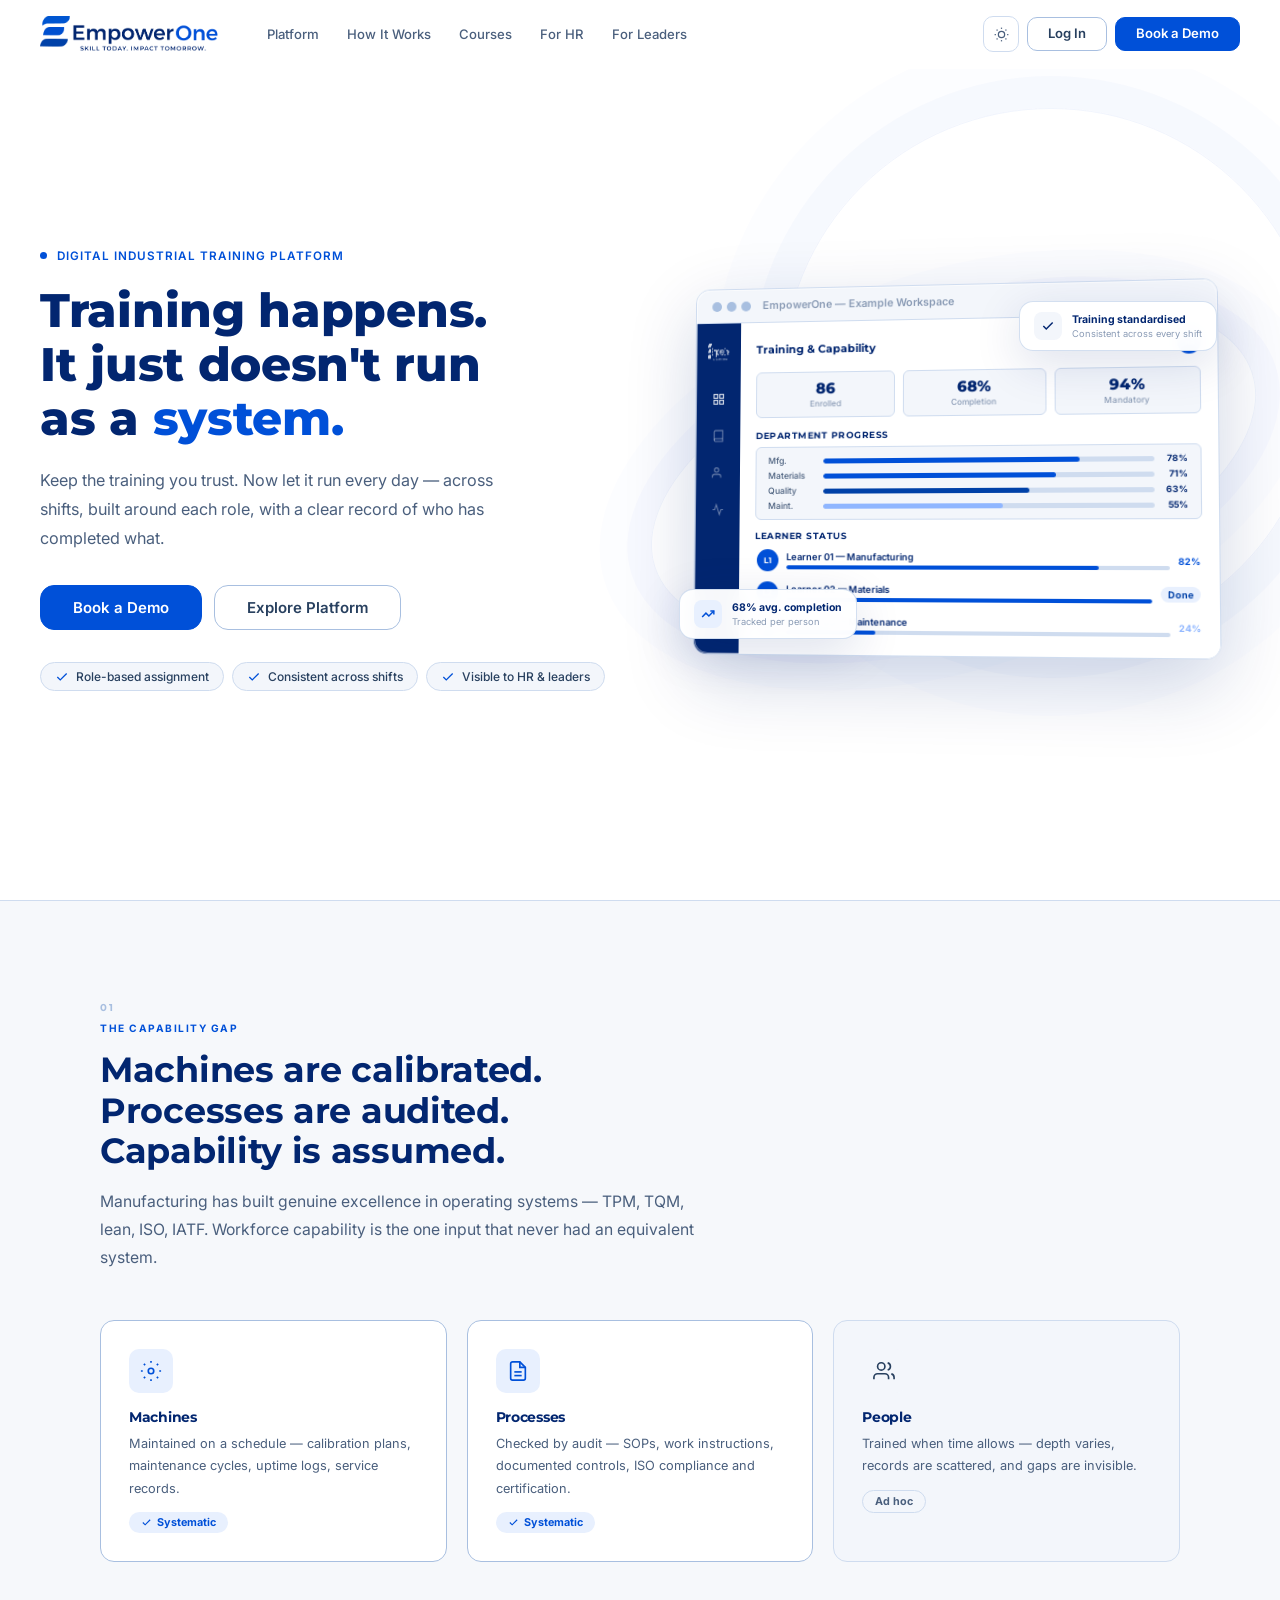
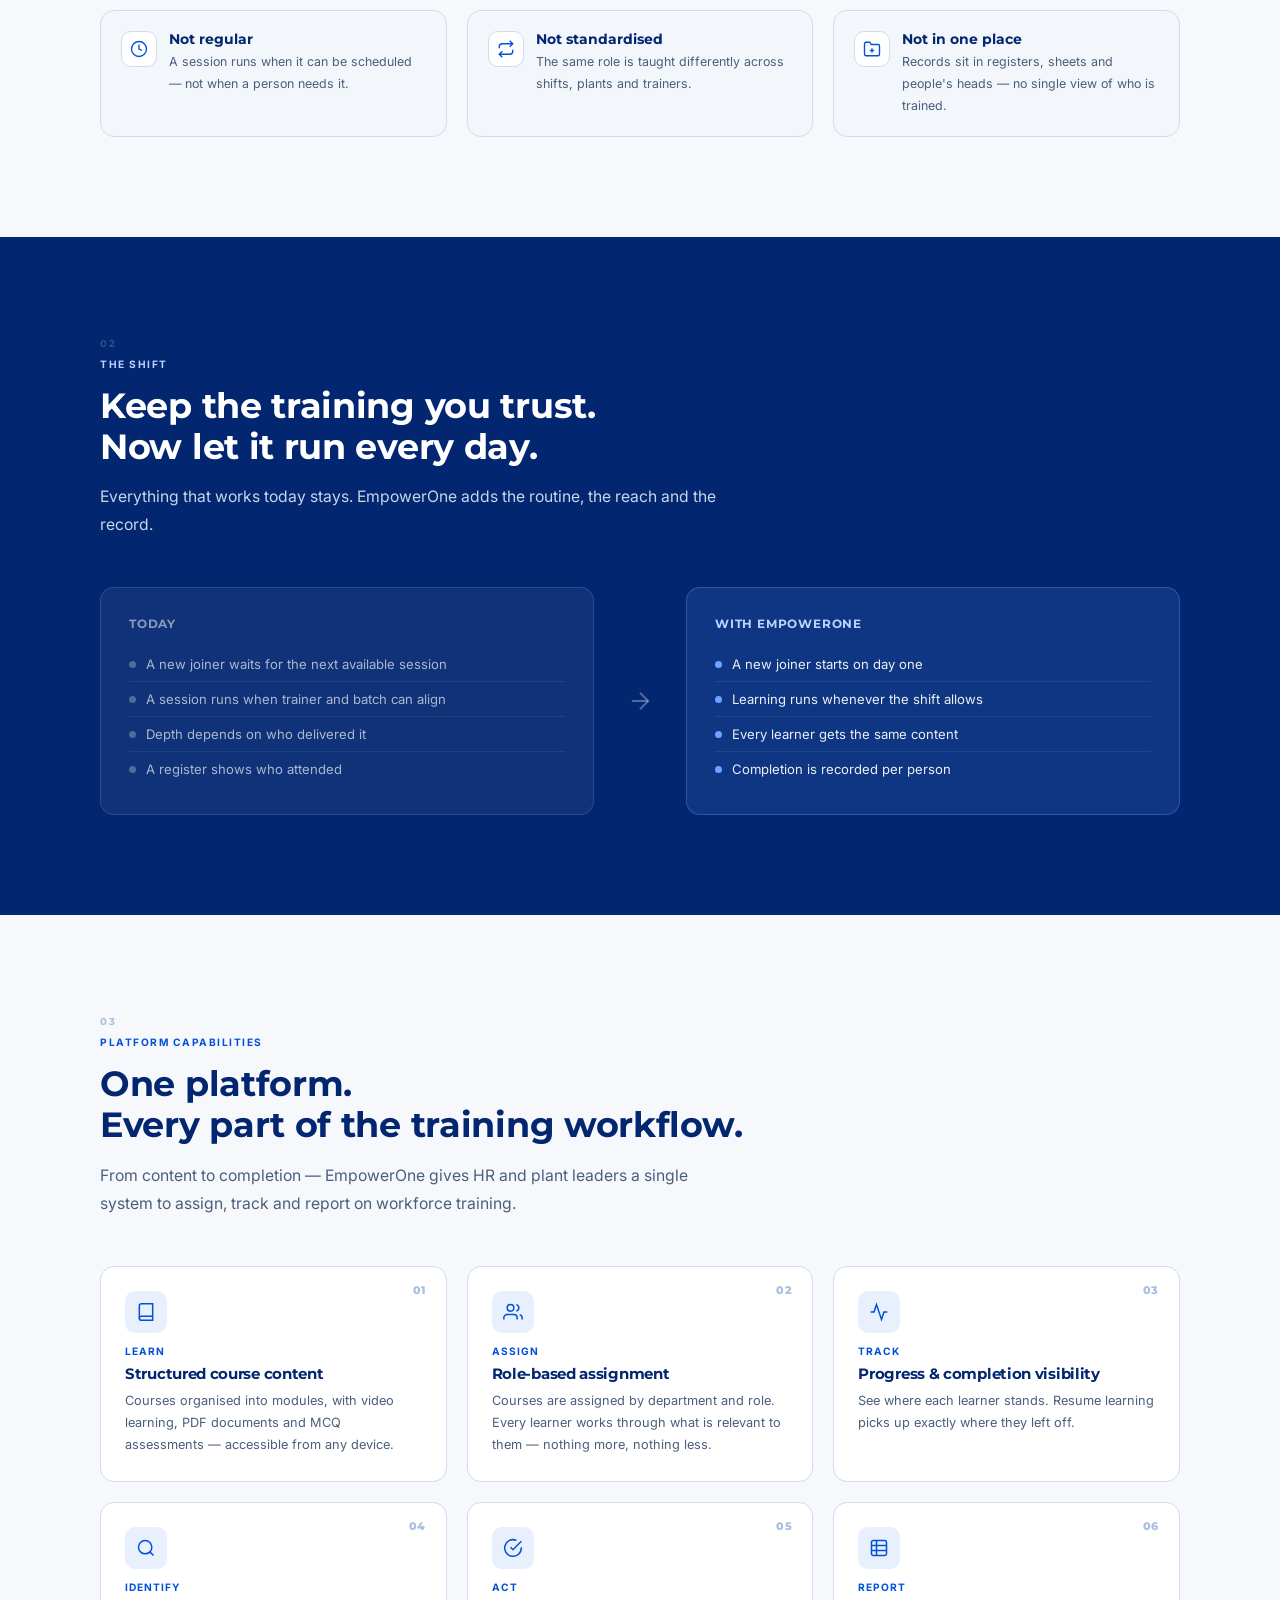
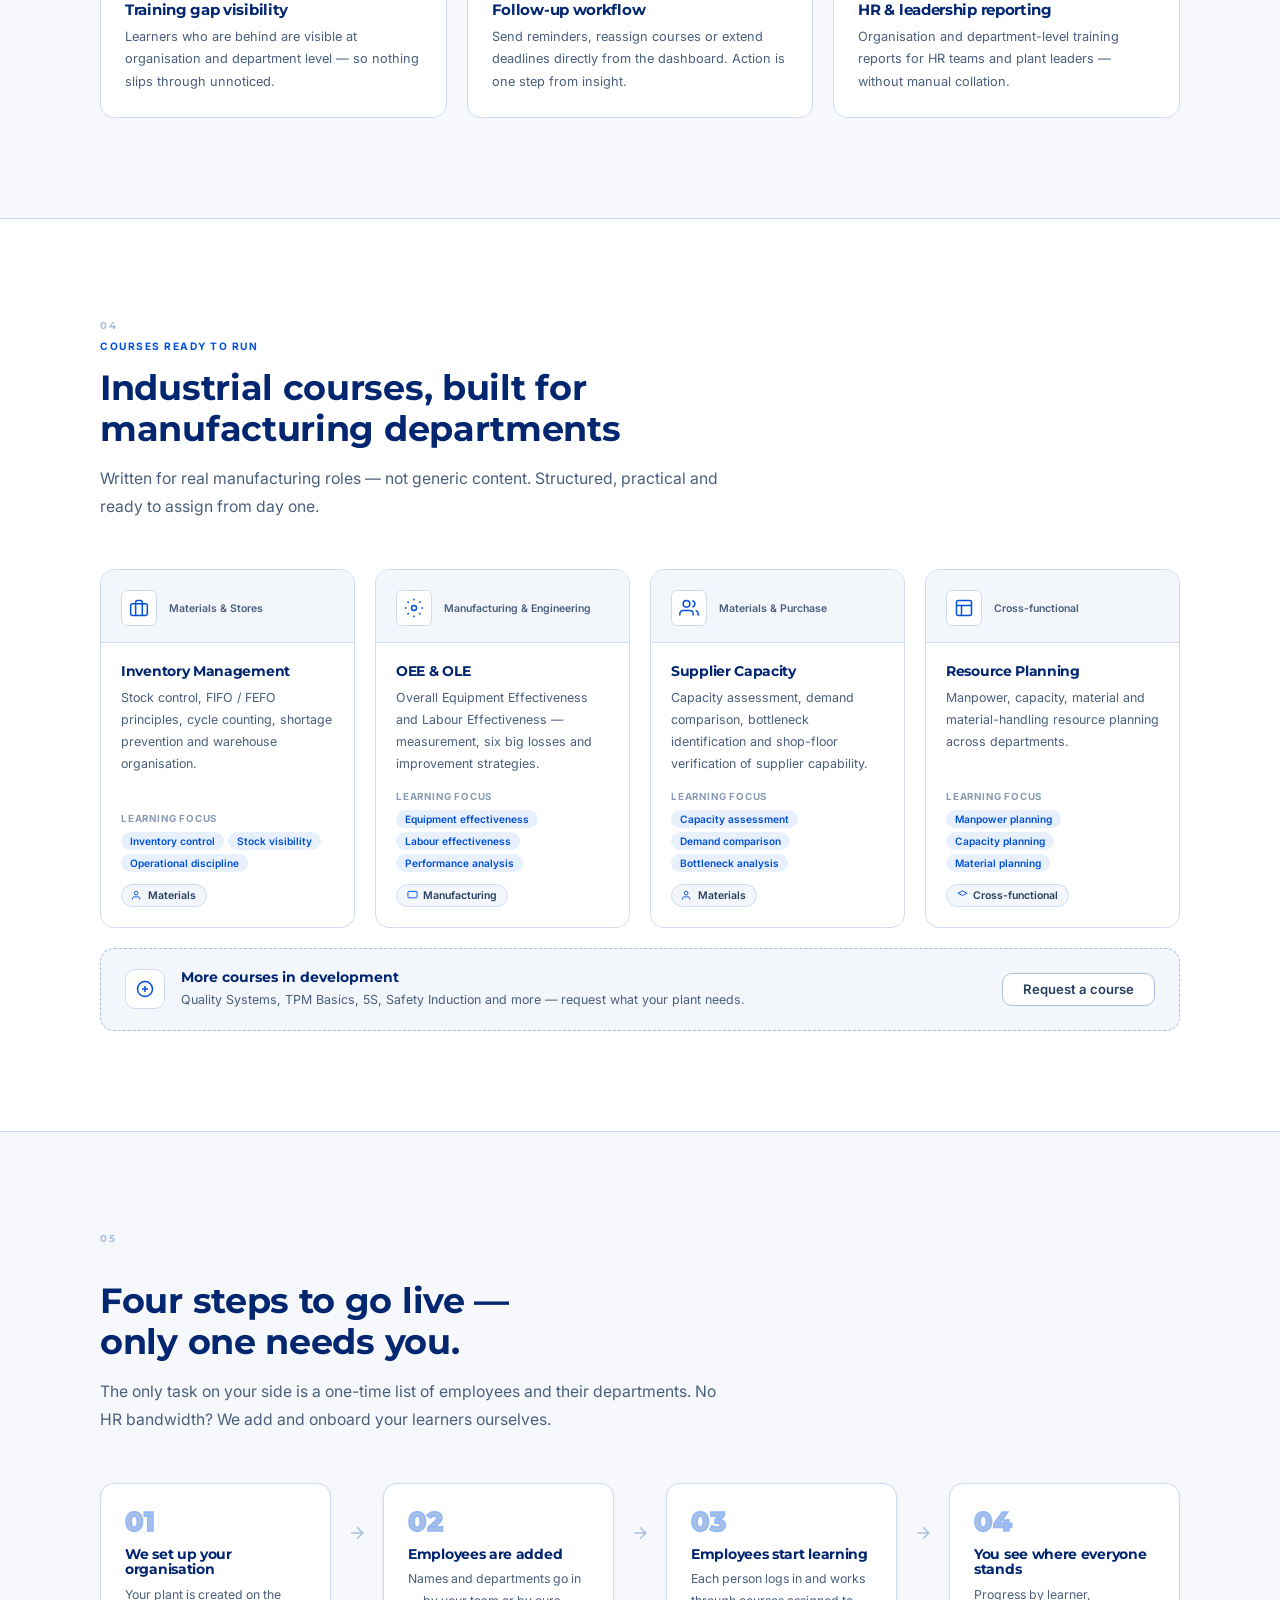
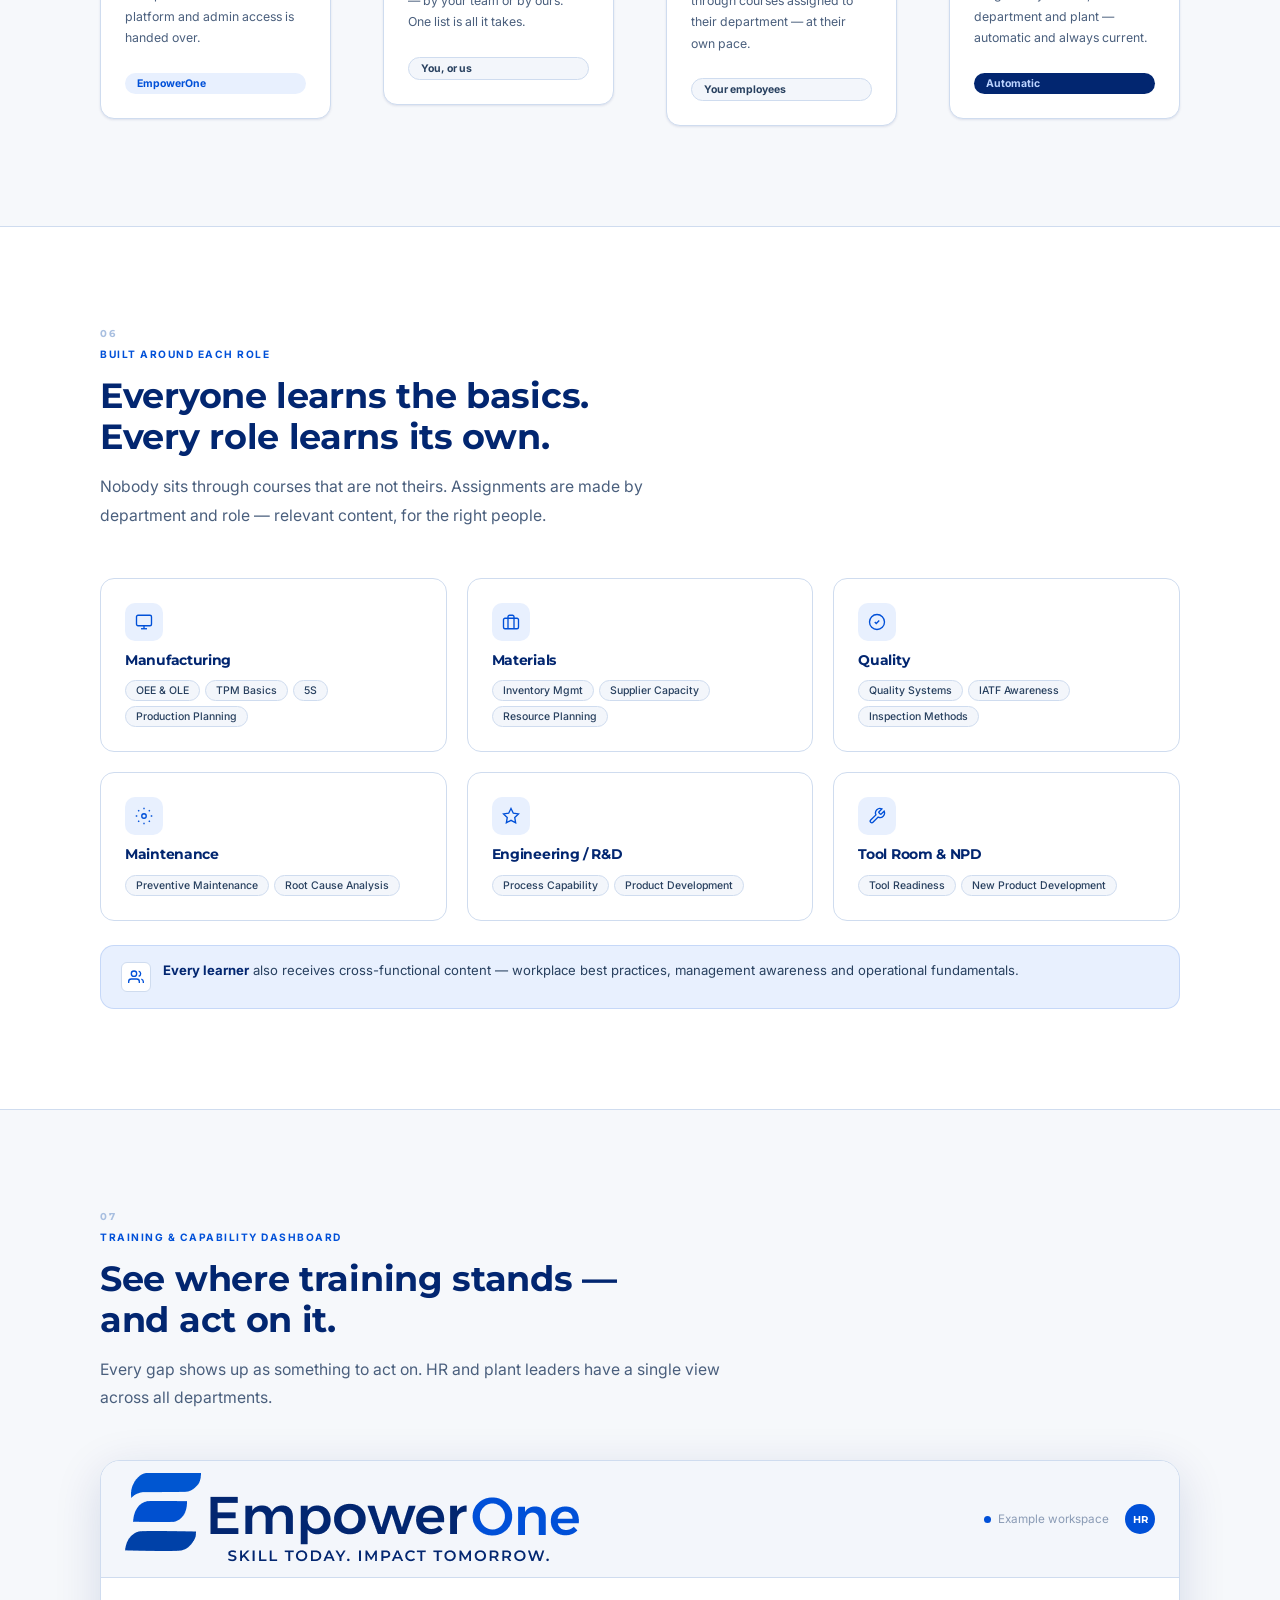
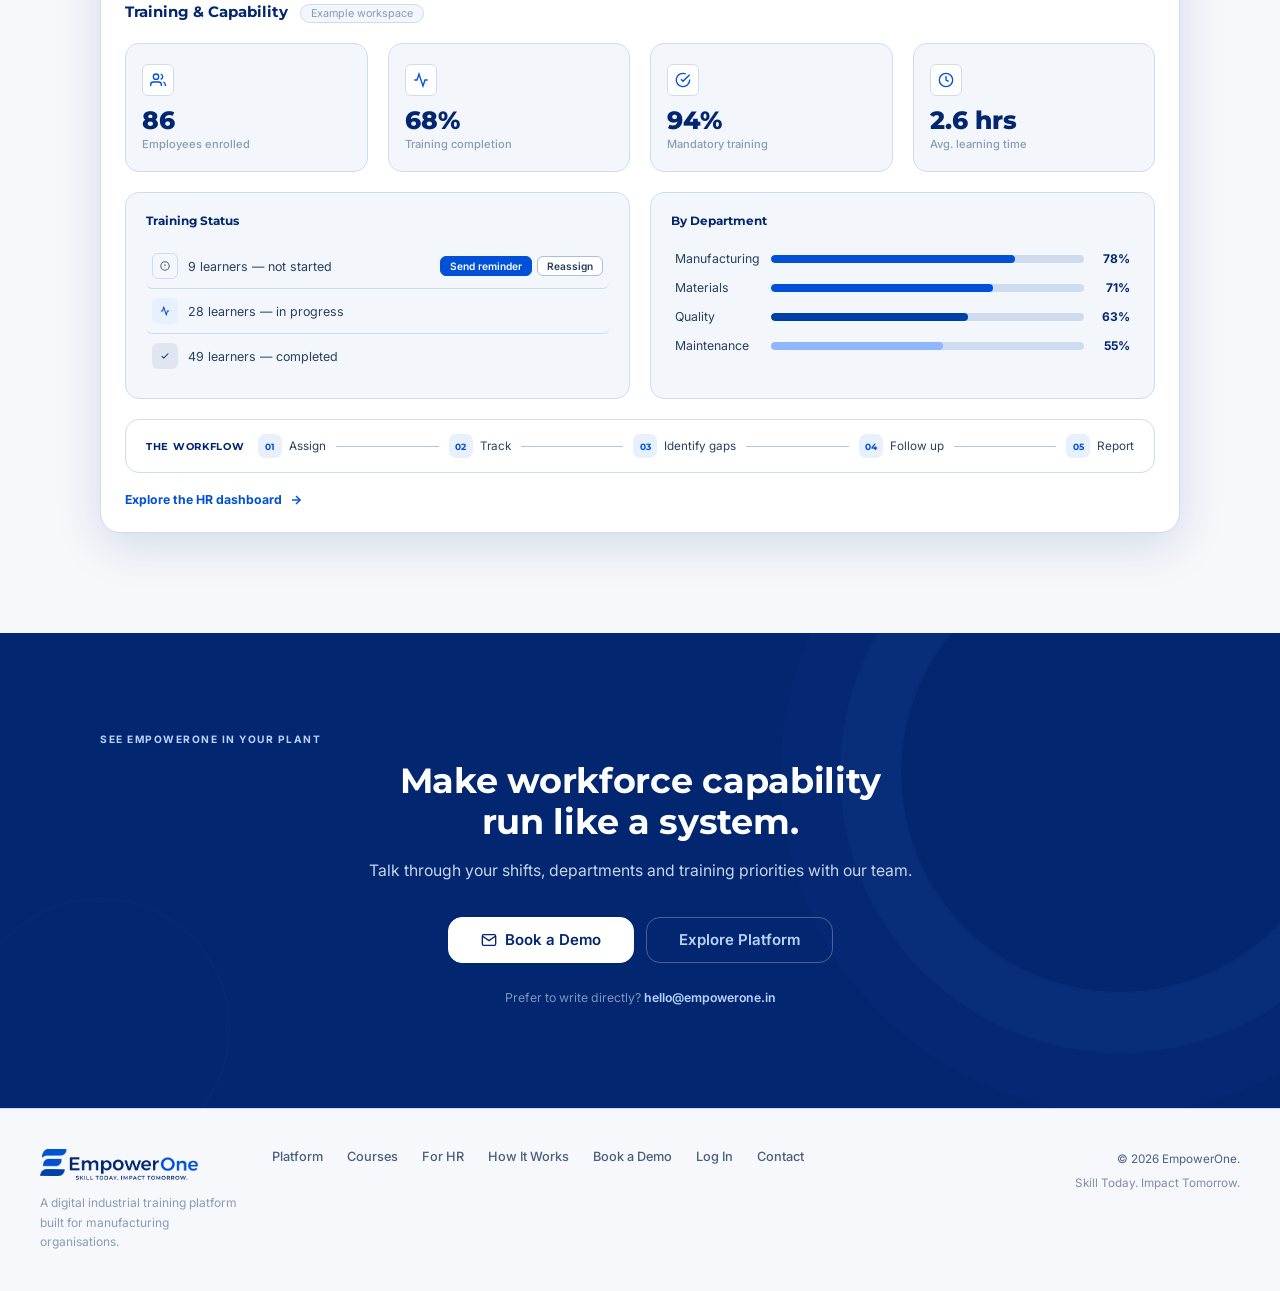
<file: index.html>
<!DOCTYPE html>
<html lang="en">
<head>
  <meta charset="UTF-8">
  <meta name="viewport" content="width=device-width, initial-scale=1.0">
  <meta name="description" content="EmpowerOne is a digital industrial training platform built for manufacturing organisations — consistent training assigned by role, visible to HR and plant leaders.">
  <meta property="og:title" content="EmpowerOne — Workforce Capability for Manufacturing">
  <meta property="og:description" content="Role-based industrial training. Consistent across shifts. Visible to HR and plant leadership.">
  <meta property="og:type" content="website">
  <title>EmpowerOne — Skill Today. Impact Tomorrow.</title>
  <!--
    Apply stored/system theme before first render — prevents flash.
    Must be inline in <head>, before any stylesheet.
  -->
  <script>
    (function(){
      var k='empowerone-theme', t;
      try { t = localStorage.getItem(k); } catch(e){}
      if (!t) { t = matchMedia('(prefers-color-scheme:dark)').matches ? 'dark' : 'light'; }
      if (t === 'dark') document.documentElement.setAttribute('data-theme','dark');
    }());
  </script>
  <link rel="preconnect" href="https://fonts.googleapis.com">
  <link rel="preconnect" href="https://fonts.gstatic.com" crossorigin>
  <link href="https://fonts.googleapis.com/css2?family=Montserrat:wght@400;500;600;700;800&family=Inter:wght@300;400;500;600;700&display=swap" rel="stylesheet">
  <link rel="stylesheet" href="styles/landing.css">
</head>
<body>

  <!-- ── Navigation ──────────────────────────────────────────────── -->
  <nav class="lnav" id="lnav" role="navigation" aria-label="Primary navigation">
    <div class="lnav-inner">
      <a href="index.html" class="lnav-logo" aria-label="EmpowerOne home">
        <img src="assets/images/empowerone-logo.png" alt="EmpowerOne" width="auto" height="36">
      </a>
      <button class="lnav-menu-toggle" type="button"
        aria-label="Open navigation menu" aria-expanded="false"
        aria-controls="primary-navigation">
        <span aria-hidden="true"></span>
        <span aria-hidden="true"></span>
        <span aria-hidden="true"></span>
      </button>
      <ul class="lnav-links" id="primary-navigation" role="list">
        <li><a href="#platform">Platform</a></li>
        <li><a href="#how">How It Works</a></li>
        <li><a href="#courses">Courses</a></li>
        <li><a href="#dashboard-preview">For HR</a></li>
        <li><a href="#roles">For Leaders</a></li>
      </ul>
      <div class="lnav-actions">
        <!-- #theme-toggle injected by landing.js -->
        <a href="app/login.html" class="lbtn lbtn-outline">Log In</a>
        <a href="#contact" class="lbtn lbtn-primary">Book a Demo</a>
      </div>
    </div>
  </nav>

  <!-- ── Hero ────────────────────────────────────────────────────── -->
  <section class="section-l1" aria-labelledby="hero-heading" style="padding:0">
    <div class="hero">
      <div class="hero-content">
        <div class="hero-eyebrow he" style="transition-delay:0ms">
          <span class="eyebrow-dot" aria-hidden="true"></span>
          Digital Industrial Training Platform
        </div>
        <h1 id="hero-heading" class="he" style="transition-delay:120ms">
          Training happens.<br>It just doesn't run<br>as a <span class="hero-highlight">system.</span>
        </h1>
        <p class="hero-sub he" style="transition-delay:260ms">
          Keep the training you trust. Now let it run every day — across shifts,
          built around each role, with a clear record of who has completed what.
        </p>
        <div class="hero-btns he" style="transition-delay:380ms">
          <a href="#contact" class="lbtn lbtn-primary lbtn-lg">Book a Demo</a>
          <a href="app/login.html" class="lbtn lbtn-outline lbtn-lg">Explore Platform</a>
        </div>
        <div class="hero-pill-row he" style="transition-delay:500ms">
          <span class="hero-pill">
            <svg width="14" height="14" viewBox="0 0 24 24" fill="none" stroke="currentColor" stroke-width="2.2" aria-hidden="true"><polyline points="20 6 9 17 4 12"/></svg>
            Role-based assignment
          </span>
          <span class="hero-pill">
            <svg width="14" height="14" viewBox="0 0 24 24" fill="none" stroke="currentColor" stroke-width="2.2" aria-hidden="true"><polyline points="20 6 9 17 4 12"/></svg>
            Consistent across shifts
          </span>
          <span class="hero-pill">
            <svg width="14" height="14" viewBox="0 0 24 24" fill="none" stroke="currentColor" stroke-width="2.2" aria-hidden="true"><polyline points="20 6 9 17 4 12"/></svg>
            Visible to HR &amp; leaders
          </span>
        </div>
      </div>

      <div class="hero-visual he-v" style="transition-delay:220ms" aria-hidden="true">
        <div class="hero-mockup">
          <div class="mockup-chrome">
            <div class="mockup-chrome-dots">
              <span></span><span></span><span></span>
            </div>
            <div class="mockup-chrome-title">EmpowerOne — Example Workspace</div>
          </div>
          <div class="mockup-body">
            <div class="mockup-sidebar">
              <div class="ms-logo">
                <img src="assets/images/empowerone-logo.png" alt="" height="18" style="filter:brightness(0) invert(1);opacity:.8">
              </div>
              <div class="ms-item ms-active">
                <svg width="13" height="13" viewBox="0 0 24 24" fill="none" stroke="currentColor" stroke-width="2"><rect x="3" y="3" width="7" height="7"/><rect x="14" y="3" width="7" height="7"/><rect x="3" y="14" width="7" height="7"/><rect x="14" y="14" width="7" height="7"/></svg>
                <span>Dashboard</span>
              </div>
              <div class="ms-item">
                <svg width="13" height="13" viewBox="0 0 24 24" fill="none" stroke="currentColor" stroke-width="2"><path d="M4 19.5A2.5 2.5 0 016.5 17H20"/><path d="M6.5 2H20v20H6.5A2.5 2.5 0 014 19.5v-15A2.5 2.5 0 016.5 2z"/></svg>
                <span>Courses</span>
              </div>
              <div class="ms-item">
                <svg width="13" height="13" viewBox="0 0 24 24" fill="none" stroke="currentColor" stroke-width="2"><path d="M17 21v-2a4 4 0 00-4-4H5a4 4 0 00-4 4v2"/><circle cx="9" cy="7" r="4"/></svg>
                <span>Learners</span>
              </div>
              <div class="ms-item">
                <svg width="13" height="13" viewBox="0 0 24 24" fill="none" stroke="currentColor" stroke-width="2"><polyline points="22 12 18 12 15 21 9 3 6 12 2 12"/></svg>
                <span>Reports</span>
              </div>
            </div>
            <div class="mockup-main">
              <div class="mockup-topbar">
                <span class="mockup-page-title">Training &amp; Capability</span>
                <div class="mockup-av">HR</div>
              </div>
              <div class="mockup-kpis">
                <div class="mk"><div class="mk-v">86</div><div class="mk-l">Enrolled</div></div>
                <div class="mk"><div class="mk-v">68%</div><div class="mk-l">Completion</div></div>
                <div class="mk"><div class="mk-v">94%</div><div class="mk-l">Mandatory</div></div>
              </div>
              <div class="mockup-section-label">Department Progress</div>
              <div class="mockup-chart">
                <div class="mbar-row"><span class="mbar-dept">Mfg.</span><div class="mbar"><div class="mbar-fill" style="width:78%"></div></div><b>78%</b></div>
                <div class="mbar-row"><span class="mbar-dept">Materials</span><div class="mbar"><div class="mbar-fill" style="width:71%"></div></div><b>71%</b></div>
                <div class="mbar-row"><span class="mbar-dept">Quality</span><div class="mbar"><div class="mbar-fill mbar-fill-mid" style="width:63%"></div></div><b>63%</b></div>
                <div class="mbar-row"><span class="mbar-dept">Maint.</span><div class="mbar"><div class="mbar-fill mbar-fill-soft" style="width:55%"></div></div><b>55%</b></div>
              </div>
              <div class="mockup-section-label" style="margin-top:10px">Learner Status</div>
              <div class="mockup-learners">
                <div class="ml-row">
                  <div class="ml-av">L1</div>
                  <div class="ml-info">
                    <div class="ml-name">Learner 01 — Manufacturing</div>
                    <div class="ml-prog"><div class="ml-fill" style="width:82%"></div></div>
                  </div>
                  <span class="ml-pct">82%</span>
                </div>
                <div class="ml-row">
                  <div class="ml-av">L2</div>
                  <div class="ml-info">
                    <div class="ml-name">Learner 02 — Materials</div>
                    <div class="ml-prog"><div class="ml-fill" style="width:100%"></div></div>
                  </div>
                  <span class="ml-badge">Done</span>
                </div>
                <div class="ml-row">
                  <div class="ml-av ml-av-muted">L3</div>
                  <div class="ml-info">
                    <div class="ml-name">Learner 03 — Maintenance</div>
                    <div class="ml-prog"><div class="ml-fill" style="width:24%"></div></div>
                  </div>
                  <span class="ml-pct ml-pct-soft">24%</span>
                </div>
              </div>
            </div>
          </div>
        </div>
        <div class="hero-signal signal-top">
          <span class="signal-icon" aria-hidden="true">
            <svg width="14" height="14" viewBox="0 0 24 24" fill="none" stroke="currentColor" stroke-width="2.5"><polyline points="20 6 9 17 4 12"/></svg>
          </span>
          <span>
            <strong>Training standardised</strong>
            <small>Consistent across every shift</small>
          </span>
        </div>
        <div class="hero-signal signal-bottom">
          <span class="signal-icon signal-icon-blue" aria-hidden="true">
            <svg width="14" height="14" viewBox="0 0 24 24" fill="none" stroke="currentColor" stroke-width="2.5"><polyline points="22 7 13.5 15.5 8.5 10.5 2 17"/><polyline points="16 7 22 7 22 13"/></svg>
          </span>
          <span>
            <strong>68% avg. completion</strong>
            <small>Tracked per person</small>
          </span>
        </div>
      </div>
    </div>
  </section>

  <!-- ── 01 Capability Gap ──────────────────────────────────────── -->
  <section class="section section-l2" id="why" aria-labelledby="why-heading">
    <div class="sc">
      <div class="section-idx" data-reveal="fade">01</div>
      <div class="eyebrow" data-reveal>The Capability Gap</div>
      <h2 id="why-heading" data-reveal data-delay="60">
        Machines are calibrated.<br>Processes are audited.<br>Capability is assumed.
      </h2>
      <p class="sc-sub" data-reveal data-delay="120">
        Manufacturing has built genuine excellence in operating systems — TPM, TQM, lean, ISO, IATF.
        Workforce capability is the one input that never had an equivalent system.
      </p>
      <div class="gap-grid" role="list" data-stagger-parent>
        <div class="gap-card gap-card-sys" role="listitem" data-stagger>
          <div class="gap-card-icon" aria-hidden="true">
            <svg width="22" height="22" viewBox="0 0 24 24" fill="none" stroke="currentColor" stroke-width="1.8"><circle cx="12" cy="12" r="3"/><path d="M12 1v2M12 21v2M4.22 4.22l1.42 1.42M18.36 18.36l1.42 1.42M1 12h2M21 12h2M4.22 19.78l1.42-1.42M18.36 5.64l1.42-1.42"/></svg>
          </div>
          <h3>Machines</h3>
          <p>Maintained on a schedule — calibration plans, maintenance cycles, uptime logs, service records.</p>
          <div class="gap-pill gap-pill-sys"><svg width="11" height="11" viewBox="0 0 24 24" fill="none" stroke="currentColor" stroke-width="2.5" aria-hidden="true"><polyline points="20 6 9 17 4 12"/></svg>Systematic</div>
        </div>
        <div class="gap-card gap-card-sys" role="listitem" data-stagger>
          <div class="gap-card-icon" aria-hidden="true">
            <svg width="22" height="22" viewBox="0 0 24 24" fill="none" stroke="currentColor" stroke-width="1.8"><path d="M14 2H6a2 2 0 00-2 2v16a2 2 0 002 2h12a2 2 0 002-2V8z"/><polyline points="14 2 14 8 20 8"/><line x1="16" y1="13" x2="8" y2="13"/><line x1="16" y1="17" x2="8" y2="17"/></svg>
          </div>
          <h3>Processes</h3>
          <p>Checked by audit — SOPs, work instructions, documented controls, ISO compliance and certification.</p>
          <div class="gap-pill gap-pill-sys"><svg width="11" height="11" viewBox="0 0 24 24" fill="none" stroke="currentColor" stroke-width="2.5" aria-hidden="true"><polyline points="20 6 9 17 4 12"/></svg>Systematic</div>
        </div>
        <div class="gap-card gap-card-gap" role="listitem" data-stagger>
          <div class="gap-card-icon gap-card-icon-gap" aria-hidden="true">
            <svg width="22" height="22" viewBox="0 0 24 24" fill="none" stroke="currentColor" stroke-width="1.8"><path d="M17 21v-2a4 4 0 00-4-4H5a4 4 0 00-4 4v2"/><circle cx="9" cy="7" r="4"/><path d="M23 21v-2a4 4 0 00-3-3.87M16 3.13a4 4 0 010 7.75"/></svg>
          </div>
          <h3>People</h3>
          <p>Trained when time allows — depth varies, records are scattered, and gaps are invisible.</p>
          <div class="gap-pill gap-pill-gap">Ad hoc</div>
        </div>
      </div>
      <div class="prob-grid" role="list" data-stagger-parent>
        <div class="prob-item" role="listitem" data-stagger>
          <div class="prob-icon" aria-hidden="true"><svg width="18" height="18" viewBox="0 0 24 24" fill="none" stroke="currentColor" stroke-width="1.8"><circle cx="12" cy="12" r="10"/><polyline points="12 6 12 12 16 14"/></svg></div>
          <div><strong>Not regular</strong><p>A session runs when it can be scheduled — not when a person needs it.</p></div>
        </div>
        <div class="prob-item" role="listitem" data-stagger>
          <div class="prob-icon" aria-hidden="true"><svg width="18" height="18" viewBox="0 0 24 24" fill="none" stroke="currentColor" stroke-width="1.8"><polyline points="17 1 21 5 17 9"/><path d="M3 11V9a4 4 0 014-4h14"/><polyline points="7 23 3 19 7 15"/><path d="M21 13v2a4 4 0 01-4 4H3"/></svg></div>
          <div><strong>Not standardised</strong><p>The same role is taught differently across shifts, plants and trainers.</p></div>
        </div>
        <div class="prob-item" role="listitem" data-stagger>
          <div class="prob-icon" aria-hidden="true"><svg width="18" height="18" viewBox="0 0 24 24" fill="none" stroke="currentColor" stroke-width="1.8"><path d="M22 19a2 2 0 01-2 2H4a2 2 0 01-2-2V5a2 2 0 012-2h5l2 3h9a2 2 0 012 2z"/><line x1="12" y1="11" x2="12" y2="17"/><line x1="9" y1="14" x2="15" y2="14"/></svg></div>
          <div><strong>Not in one place</strong><p>Records sit in registers, sheets and people's heads — no single view of who is trained.</p></div>
        </div>
      </div>
    </div>
  </section>

  <!-- ── 02 The Shift ──────────────────────────────────────────── -->
  <section class="section section-navy" id="the-shift" aria-labelledby="shift-heading">
    <div class="sc">
      <div class="section-idx" data-reveal="fade">02</div>
      <div class="eyebrow eyebrow-on-dark" data-reveal>The Shift</div>
      <h2 id="shift-heading" class="on-dark" data-reveal data-delay="60">
        Keep the training you trust.<br>Now let it run every day.
      </h2>
      <p class="sc-sub sc-sub-dark" data-reveal data-delay="120">
        Everything that works today stays. EmpowerOne adds the routine, the reach and the record.
      </p>
      <div class="shift-compare">
        <div class="shift-col shift-today">
          <div class="shift-header">Today</div>
          <div class="shift-row"><span class="shift-dot shift-dot-neutral" aria-hidden="true"></span>A new joiner waits for the next available session</div>
          <div class="shift-row"><span class="shift-dot shift-dot-neutral" aria-hidden="true"></span>A session runs when trainer and batch can align</div>
          <div class="shift-row"><span class="shift-dot shift-dot-neutral" aria-hidden="true"></span>Depth depends on who delivered it</div>
          <div class="shift-row"><span class="shift-dot shift-dot-neutral" aria-hidden="true"></span>A register shows who attended</div>
        </div>
        <div class="shift-arrow" aria-hidden="true">
          <svg width="28" height="28" viewBox="0 0 24 24" fill="none" stroke="currentColor" stroke-width="1.8"><line x1="5" y1="12" x2="19" y2="12"/><polyline points="12 5 19 12 12 19"/></svg>
        </div>
        <div class="shift-col shift-future">
          <div class="shift-header shift-header-brand">With EmpowerOne</div>
          <div class="shift-row shift-row-brand"><span class="shift-dot shift-dot-brand" aria-hidden="true"></span>A new joiner starts on day one</div>
          <div class="shift-row shift-row-brand"><span class="shift-dot shift-dot-brand" aria-hidden="true"></span>Learning runs whenever the shift allows</div>
          <div class="shift-row shift-row-brand"><span class="shift-dot shift-dot-brand" aria-hidden="true"></span>Every learner gets the same content</div>
          <div class="shift-row shift-row-brand"><span class="shift-dot shift-dot-brand" aria-hidden="true"></span>Completion is recorded per person</div>
        </div>
      </div>
    </div>
  </section>

  <!-- ── 03 Platform ───────────────────────────────────────────── -->
  <section class="section section-l2" id="platform" aria-labelledby="platform-heading">
    <div class="sc">
      <div class="section-idx" data-reveal="fade">03</div>
      <div class="eyebrow" data-reveal>Platform Capabilities</div>
      <h2 id="platform-heading" data-reveal data-delay="60">
        One platform.<br>Every part of the training workflow.
      </h2>
      <p class="sc-sub" data-reveal data-delay="120">
        From content to completion — EmpowerOne gives HR and plant leaders a single system to
        assign, track and report on workforce training.
      </p>
      <div class="platform-grid" role="list" data-stagger-parent>
        <div class="platform-card" role="listitem" data-stagger>
          <div class="platform-card-icon" aria-hidden="true"><svg width="20" height="20" viewBox="0 0 24 24" fill="none" stroke="currentColor" stroke-width="1.8"><path d="M4 19.5A2.5 2.5 0 016.5 17H20"/><path d="M6.5 2H20v20H6.5A2.5 2.5 0 014 19.5v-15A2.5 2.5 0 016.5 2z"/></svg></div>
          <div class="platform-card-label">Learn</div>
          <h3>Structured course content</h3>
          <p>Courses organised into modules, with video learning, PDF documents and MCQ assessments — accessible from any device.</p>
        </div>
        <div class="platform-card" role="listitem" data-stagger>
          <div class="platform-card-icon" aria-hidden="true"><svg width="20" height="20" viewBox="0 0 24 24" fill="none" stroke="currentColor" stroke-width="1.8"><path d="M17 21v-2a4 4 0 00-4-4H5a4 4 0 00-4 4v2"/><circle cx="9" cy="7" r="4"/><path d="M23 21v-2a4 4 0 00-3-3.87M16 3.13a4 4 0 010 7.75"/></svg></div>
          <div class="platform-card-label">Assign</div>
          <h3>Role-based assignment</h3>
          <p>Courses are assigned by department and role. Every learner works through what is relevant to them — nothing more, nothing less.</p>
        </div>
        <div class="platform-card" role="listitem" data-stagger>
          <div class="platform-card-icon" aria-hidden="true"><svg width="20" height="20" viewBox="0 0 24 24" fill="none" stroke="currentColor" stroke-width="1.8"><polyline points="22 12 18 12 15 21 9 3 6 12 2 12"/></svg></div>
          <div class="platform-card-label">Track</div>
          <h3>Progress &amp; completion visibility</h3>
          <p>See where each learner stands. Resume learning picks up exactly where they left off.</p>
        </div>
        <div class="platform-card" role="listitem" data-stagger>
          <div class="platform-card-icon" aria-hidden="true"><svg width="20" height="20" viewBox="0 0 24 24" fill="none" stroke="currentColor" stroke-width="1.8"><circle cx="11" cy="11" r="8"/><line x1="21" y1="21" x2="16.65" y2="16.65"/></svg></div>
          <div class="platform-card-label">Identify</div>
          <h3>Training gap visibility</h3>
          <p>Learners who are behind are visible at organisation and department level — so nothing slips through unnoticed.</p>
        </div>
        <div class="platform-card" role="listitem" data-stagger>
          <div class="platform-card-icon" aria-hidden="true"><svg width="20" height="20" viewBox="0 0 24 24" fill="none" stroke="currentColor" stroke-width="1.8"><path d="M22 11.08V12a10 10 0 11-5.93-9.14"/><polyline points="22 4 12 14.01 9 11.01"/></svg></div>
          <div class="platform-card-label">Act</div>
          <h3>Follow-up workflow</h3>
          <p>Send reminders, reassign courses or extend deadlines directly from the dashboard. Action is one step from insight.</p>
        </div>
        <div class="platform-card" role="listitem" data-stagger>
          <div class="platform-card-icon" aria-hidden="true"><svg width="20" height="20" viewBox="0 0 24 24" fill="none" stroke="currentColor" stroke-width="1.8"><rect x="3" y="3" width="18" height="18" rx="2"/><line x1="3" y1="9" x2="21" y2="9"/><line x1="3" y1="15" x2="21" y2="15"/><line x1="9" y1="3" x2="9" y2="21"/></svg></div>
          <div class="platform-card-label">Report</div>
          <h3>HR &amp; leadership reporting</h3>
          <p>Organisation and department-level training reports for HR teams and plant leaders — without manual collation.</p>
        </div>
      </div>
    </div>
  </section>

  <!-- ── 04 Courses ───────────────────────────────────────────── -->
  <section class="section section-l1" id="courses" aria-labelledby="courses-heading">
    <div class="sc">
      <div class="section-idx" data-reveal="fade">04</div>
      <div class="eyebrow" data-reveal>Courses Ready to Run</div>
      <h2 id="courses-heading" data-reveal data-delay="60">
        Industrial courses, built for<br>manufacturing departments
      </h2>
      <p class="sc-sub" data-reveal data-delay="120">
        Written for real manufacturing roles — not generic content. Structured, practical
        and ready to assign from day one.
      </p>
      <div class="courses-grid" role="list" data-stagger-parent>
        <article class="cc" role="listitem" data-stagger>
          <div class="cc-header">
            <div class="cc-dept-icon" aria-hidden="true"><svg width="20" height="20" viewBox="0 0 24 24" fill="none" stroke="currentColor" stroke-width="1.8"><path d="M20 7H4a2 2 0 00-2 2v10a2 2 0 002 2h16a2 2 0 002-2V9a2 2 0 00-2-2z"/><path d="M16 21V5a2 2 0 00-2-2h-4a2 2 0 00-2 2v16"/></svg></div>
            <span class="cc-tag">Materials &amp; Stores</span>
          </div>
          <div class="cc-body">
            <h3>Inventory Management</h3>
            <p>Stock control, FIFO / FEFO principles, cycle counting, shortage prevention and warehouse organisation.</p>
            <div class="cc-focus">
              <span class="cc-focus-label">Learning focus</span>
              <div class="cc-focus-tags"><span>Inventory control</span><span>Stock visibility</span><span>Operational discipline</span></div>
            </div>
            <div class="cc-dept-row">
              <div class="cc-dept-chip"><svg width="11" height="11" viewBox="0 0 24 24" fill="none" stroke="currentColor" stroke-width="2" aria-hidden="true"><path d="M17 21v-2a4 4 0 00-4-4H5a4 4 0 00-4 4v2"/><circle cx="9" cy="7" r="4"/></svg>Materials</div>
            </div>
          </div>
        </article>
        <article class="cc" role="listitem" data-stagger>
          <div class="cc-header">
            <div class="cc-dept-icon" aria-hidden="true"><svg width="20" height="20" viewBox="0 0 24 24" fill="none" stroke="currentColor" stroke-width="1.8"><circle cx="12" cy="12" r="3"/><path d="M12 1v2M12 21v2M4.22 4.22l1.42 1.42M18.36 18.36l1.42 1.42M1 12h2M21 12h2M4.22 19.78l1.42-1.42M18.36 5.64l1.42-1.42"/></svg></div>
            <span class="cc-tag">Manufacturing &amp; Engineering</span>
          </div>
          <div class="cc-body">
            <h3>OEE &amp; OLE</h3>
            <p>Overall Equipment Effectiveness and Labour Effectiveness — measurement, six big losses and improvement strategies.</p>
            <div class="cc-focus">
              <span class="cc-focus-label">Learning focus</span>
              <div class="cc-focus-tags"><span>Equipment effectiveness</span><span>Labour effectiveness</span><span>Performance analysis</span></div>
            </div>
            <div class="cc-dept-row">
              <div class="cc-dept-chip"><svg width="11" height="11" viewBox="0 0 24 24" fill="none" stroke="currentColor" stroke-width="2" aria-hidden="true"><rect x="2" y="3" width="20" height="14" rx="2"/></svg>Manufacturing</div>
            </div>
          </div>
        </article>
        <article class="cc" role="listitem" data-stagger>
          <div class="cc-header">
            <div class="cc-dept-icon" aria-hidden="true"><svg width="20" height="20" viewBox="0 0 24 24" fill="none" stroke="currentColor" stroke-width="1.8"><path d="M17 21v-2a4 4 0 00-4-4H5a4 4 0 00-4 4v2"/><circle cx="9" cy="7" r="4"/><path d="M23 21v-2a4 4 0 00-3-3.87M16 3.13a4 4 0 010 7.75"/></svg></div>
            <span class="cc-tag">Materials &amp; Purchase</span>
          </div>
          <div class="cc-body">
            <h3>Supplier Capacity</h3>
            <p>Capacity assessment, demand comparison, bottleneck identification and shop-floor verification of supplier capability.</p>
            <div class="cc-focus">
              <span class="cc-focus-label">Learning focus</span>
              <div class="cc-focus-tags"><span>Capacity assessment</span><span>Demand comparison</span><span>Bottleneck analysis</span></div>
            </div>
            <div class="cc-dept-row">
              <div class="cc-dept-chip"><svg width="11" height="11" viewBox="0 0 24 24" fill="none" stroke="currentColor" stroke-width="2" aria-hidden="true"><path d="M17 21v-2a4 4 0 00-4-4H5a4 4 0 00-4 4v2"/><circle cx="9" cy="7" r="4"/></svg>Materials</div>
            </div>
          </div>
        </article>
        <article class="cc" role="listitem" data-stagger>
          <div class="cc-header">
            <div class="cc-dept-icon" aria-hidden="true"><svg width="20" height="20" viewBox="0 0 24 24" fill="none" stroke="currentColor" stroke-width="1.8"><rect x="3" y="3" width="18" height="18" rx="2"/><path d="M3 9h18M9 21V9"/></svg></div>
            <span class="cc-tag">Cross-functional</span>
          </div>
          <div class="cc-body">
            <h3>Resource Planning</h3>
            <p>Manpower, capacity, material and material-handling resource planning across departments.</p>
            <div class="cc-focus">
              <span class="cc-focus-label">Learning focus</span>
              <div class="cc-focus-tags"><span>Manpower planning</span><span>Capacity planning</span><span>Material planning</span></div>
            </div>
            <div class="cc-dept-row">
              <div class="cc-dept-chip"><svg width="11" height="11" viewBox="0 0 24 24" fill="none" stroke="currentColor" stroke-width="2" aria-hidden="true"><path d="M12 2L2 7l10 5 10-5-10-5z"/></svg>Cross-functional</div>
            </div>
          </div>
        </article>
      </div>
      <div class="courses-more-strip" data-reveal data-delay="180">
        <div class="courses-more-content">
          <div class="courses-more-icon" aria-hidden="true"><svg width="18" height="18" viewBox="0 0 24 24" fill="none" stroke="currentColor" stroke-width="2"><circle cx="12" cy="12" r="10"/><line x1="12" y1="8" x2="12" y2="16"/><line x1="8" y1="12" x2="16" y2="12"/></svg></div>
          <div>
            <strong>More courses in development</strong>
            <p>Quality Systems, TPM Basics, 5S, Safety Induction and more — request what your plant needs.</p>
          </div>
        </div>
        <a href="#contact" class="lbtn lbtn-outline">Request a course</a>
      </div>
    </div>
  </section>

  <!-- ── 05 How It Works ──────────────────────────────────────── -->
  <section class="section section-l2" id="how" aria-labelledby="how-heading">
    <div class="sc">
      <div class="section-idx" data-reveal="fade">05</div>
      <div class="eyebrow" data-reveal>Getting Started</div>
      <h2 id="how-heading" data-reveal data-delay="60">
        Four steps to go live —<br>only one needs you.
      </h2>
      <p class="sc-sub" data-reveal data-delay="120">
        The only task on your side is a one-time list of employees and their departments.
        No HR bandwidth? We add and onboard your learners ourselves.
      </p>
      <div class="steps-track" role="list" data-stagger-parent>
        <div class="step-card" role="listitem" data-stagger>
          <div class="step-num">01</div>
          <div class="step-body">
            <h3>We set up your organisation</h3>
            <p>Your plant is created on the platform and admin access is handed over.</p>
          </div>
          <span class="step-badge step-badge-us">EmpowerOne</span>
        </div>
        <div class="step-connector" aria-hidden="true">
          <svg width="20" height="20" viewBox="0 0 24 24" fill="none" stroke="currentColor" stroke-width="1.8"><line x1="5" y1="12" x2="19" y2="12"/><polyline points="12 5 19 12 12 19"/></svg>
        </div>
        <div class="step-card" role="listitem" data-stagger>
          <div class="step-num">02</div>
          <div class="step-body">
            <h3>Employees are added</h3>
            <p>Names and departments go in — by your team or by ours. One list is all it takes.</p>
          </div>
          <span class="step-badge step-badge-either">You, or us</span>
        </div>
        <div class="step-connector" aria-hidden="true">
          <svg width="20" height="20" viewBox="0 0 24 24" fill="none" stroke="currentColor" stroke-width="1.8"><line x1="5" y1="12" x2="19" y2="12"/><polyline points="12 5 19 12 12 19"/></svg>
        </div>
        <div class="step-card" role="listitem" data-stagger>
          <div class="step-num">03</div>
          <div class="step-body">
            <h3>Employees start learning</h3>
            <p>Each person logs in and works through courses assigned to their department — at their own pace.</p>
          </div>
          <span class="step-badge step-badge-them">Your employees</span>
        </div>
        <div class="step-connector" aria-hidden="true">
          <svg width="20" height="20" viewBox="0 0 24 24" fill="none" stroke="currentColor" stroke-width="1.8"><line x1="5" y1="12" x2="19" y2="12"/><polyline points="12 5 19 12 12 19"/></svg>
        </div>
        <div class="step-card" role="listitem" data-stagger>
          <div class="step-num">04</div>
          <div class="step-body">
            <h3>You see where everyone stands</h3>
            <p>Progress by learner, department and plant — automatic and always current.</p>
          </div>
          <span class="step-badge step-badge-auto">Automatic</span>
        </div>
      </div>
    </div>
  </section>

  <!-- ── 06 Roles ──────────────────────────────────────────────── -->
  <section class="section section-l1" id="roles" aria-labelledby="roles-heading">
    <div class="sc">
      <div class="section-idx" data-reveal="fade">06</div>
      <div class="eyebrow" data-reveal>Built Around Each Role</div>
      <h2 id="roles-heading" data-reveal data-delay="60">
        Everyone learns the basics.<br>Every role learns its own.
      </h2>
      <p class="sc-sub" data-reveal data-delay="120">
        Nobody sits through courses that are not theirs. Assignments are made by department
        and role — relevant content, for the right people.
      </p>
      <div class="roles-grid" role="list" data-stagger-parent>
        <div class="role-card" role="listitem" data-stagger>
          <div class="role-card-icon" aria-hidden="true"><svg width="18" height="18" viewBox="0 0 24 24" fill="none" stroke="currentColor" stroke-width="1.8"><rect x="2" y="3" width="20" height="14" rx="2"/><line x1="8" y1="21" x2="16" y2="21"/><line x1="12" y1="17" x2="12" y2="21"/></svg></div>
          <h3>Manufacturing</h3>
          <div class="role-tags"><span>OEE &amp; OLE</span><span>TPM Basics</span><span>5S</span><span>Production Planning</span></div>
        </div>
        <div class="role-card" role="listitem" data-stagger>
          <div class="role-card-icon" aria-hidden="true"><svg width="18" height="18" viewBox="0 0 24 24" fill="none" stroke="currentColor" stroke-width="1.8"><path d="M20 7H4a2 2 0 00-2 2v10a2 2 0 002 2h16a2 2 0 002-2V9a2 2 0 00-2-2z"/><path d="M16 21V5a2 2 0 00-2-2h-4a2 2 0 00-2 2v16"/></svg></div>
          <h3>Materials</h3>
          <div class="role-tags"><span>Inventory Mgmt</span><span>Supplier Capacity</span><span>Resource Planning</span></div>
        </div>
        <div class="role-card" role="listitem" data-stagger>
          <div class="role-card-icon" aria-hidden="true"><svg width="18" height="18" viewBox="0 0 24 24" fill="none" stroke="currentColor" stroke-width="1.8"><circle cx="12" cy="12" r="10"/><path d="M9 12l2 2 4-4"/></svg></div>
          <h3>Quality</h3>
          <div class="role-tags"><span>Quality Systems</span><span>IATF Awareness</span><span>Inspection Methods</span></div>
        </div>
        <div class="role-card" role="listitem" data-stagger>
          <div class="role-card-icon" aria-hidden="true"><svg width="18" height="18" viewBox="0 0 24 24" fill="none" stroke="currentColor" stroke-width="1.8"><circle cx="12" cy="12" r="3"/><path d="M12 1v2M12 21v2M4.22 4.22l1.42 1.42M18.36 18.36l1.42 1.42M1 12h2M21 12h2M4.22 19.78l1.42-1.42M18.36 5.64l1.42-1.42"/></svg></div>
          <h3>Maintenance</h3>
          <div class="role-tags"><span>Preventive Maintenance</span><span>Root Cause Analysis</span></div>
        </div>
        <div class="role-card" role="listitem" data-stagger>
          <div class="role-card-icon" aria-hidden="true"><svg width="18" height="18" viewBox="0 0 24 24" fill="none" stroke="currentColor" stroke-width="1.8"><polygon points="12 2 15.09 8.26 22 9.27 17 14.14 18.18 21.02 12 17.77 5.82 21.02 7 14.14 2 9.27 8.91 8.26 12 2"/></svg></div>
          <h3>Engineering / R&amp;D</h3>
          <div class="role-tags"><span>Process Capability</span><span>Product Development</span></div>
        </div>
        <div class="role-card" role="listitem" data-stagger>
          <div class="role-card-icon" aria-hidden="true"><svg width="18" height="18" viewBox="0 0 24 24" fill="none" stroke="currentColor" stroke-width="1.8"><path d="M14.7 6.3a1 1 0 000 1.4l1.6 1.6a1 1 0 001.4 0l3.77-3.77a6 6 0 01-7.94 7.94l-6.91 6.91a2.12 2.12 0 01-3-3l6.91-6.91a6 6 0 017.94-7.94l-3.76 3.76z"/></svg></div>
          <h3>Tool Room &amp; NPD</h3>
          <div class="role-tags"><span>Tool Readiness</span><span>New Product Development</span></div>
        </div>
      </div>
      <div class="roles-universal" data-reveal data-delay="200">
        <div class="roles-universal-icon" aria-hidden="true"><svg width="16" height="16" viewBox="0 0 24 24" fill="none" stroke="currentColor" stroke-width="2"><path d="M17 21v-2a4 4 0 00-4-4H5a4 4 0 00-4 4v2"/><circle cx="9" cy="7" r="4"/><path d="M23 21v-2a4 4 0 00-3-3.87M16 3.13a4 4 0 010 7.75"/></svg></div>
        <div><strong>Every learner</strong> also receives cross-functional content — workplace best practices, management awareness and operational fundamentals.</div>
      </div>
    </div>
  </section>

  <!-- ── 07 Dashboard Preview ────────────────────────────────── -->
  <section class="section section-l2" id="dashboard-preview" aria-labelledby="dashboard-heading">
    <div class="sc">
      <div class="section-idx" data-reveal="fade">07</div>
      <div class="eyebrow" data-reveal>Training &amp; Capability Dashboard</div>
      <h2 id="dashboard-heading" data-reveal data-delay="60">
        See where training stands —<br>and act on it.
      </h2>
      <p class="sc-sub" data-reveal data-delay="120">
        Every gap shows up as something to act on. HR and plant leaders have a
        single view across all departments.
      </p>
      <div class="dp-wrap" role="img" aria-label="EmpowerOne dashboard — example workspace">
        <div class="dp-topbar">
          <img src="assets/images/empowerone-logo.png" alt="EmpowerOne" height="26" style="width:auto">
          <div class="dp-topbar-right">
            <div class="dp-org-label">Example Organisation</div>
            <div class="dp-av">HR</div>
          </div>
        </div>
        <div class="dp-body">
          <div class="dp-page-header">
            <div class="dp-page-title">Training &amp; Capability</div>
            <div class="dp-page-sub">Example workspace</div>
          </div>
          <div class="dp-kpis">
            <div class="dpk">
              <div class="dpk-icon"><svg width="16" height="16" viewBox="0 0 24 24" fill="none" stroke="currentColor" stroke-width="2" aria-hidden="true"><path d="M17 21v-2a4 4 0 00-4-4H5a4 4 0 00-4 4v2"/><circle cx="9" cy="7" r="4"/><path d="M23 21v-2a4 4 0 00-3-3.87M16 3.13a4 4 0 010 7.75"/></svg></div>
              <div class="dpk-v">86</div>
              <div class="dpk-l">Employees enrolled</div>
            </div>
            <div class="dpk">
              <div class="dpk-icon"><svg width="16" height="16" viewBox="0 0 24 24" fill="none" stroke="currentColor" stroke-width="2" aria-hidden="true"><polyline points="22 12 18 12 15 21 9 3 6 12 2 12"/></svg></div>
              <div class="dpk-v">68%</div>
              <div class="dpk-l">Training completion</div>
            </div>
            <div class="dpk">
              <div class="dpk-icon"><svg width="16" height="16" viewBox="0 0 24 24" fill="none" stroke="currentColor" stroke-width="2" aria-hidden="true"><path d="M22 11.08V12a10 10 0 11-5.93-9.14"/><polyline points="22 4 12 14.01 9 11.01"/></svg></div>
              <div class="dpk-v">94%</div>
              <div class="dpk-l">Mandatory training</div>
            </div>
            <div class="dpk">
              <div class="dpk-icon"><svg width="16" height="16" viewBox="0 0 24 24" fill="none" stroke="currentColor" stroke-width="2" aria-hidden="true"><circle cx="12" cy="12" r="10"/><polyline points="12 6 12 12 16 14"/></svg></div>
              <div class="dpk-v">2.6 hrs</div>
              <div class="dpk-l">Avg. learning time</div>
            </div>
          </div>
          <div class="dp-panels">
            <div class="dp-panel">
              <div class="dp-panel-title">Training Status</div>
              <div class="dpst-item">
                <div class="dpst-indicator dpst-ind-behind"><svg width="10" height="10" viewBox="0 0 24 24" fill="none" stroke="currentColor" stroke-width="2.5" aria-hidden="true"><circle cx="12" cy="12" r="10"/><line x1="12" y1="8" x2="12" y2="12"/><line x1="12" y1="16" x2="12.01" y2="16"/></svg></div>
                <span>9 learners — not started</span>
                <div class="dpst-actions">
                  <a class="dp-action-btn" href="app/spoc-dashboard.html">Send reminder</a>
                  <a class="dp-action-btn dp-action-outline" href="app/spoc-dashboard.html">Reassign</a>
                </div>
              </div>
              <div class="dpst-item">
                <div class="dpst-indicator dpst-ind-progress"><svg width="10" height="10" viewBox="0 0 24 24" fill="none" stroke="currentColor" stroke-width="2.5" aria-hidden="true"><polyline points="22 12 18 12 15 21 9 3 6 12 2 12"/></svg></div>
                <span>28 learners — in progress</span>
              </div>
              <div class="dpst-item">
                <div class="dpst-indicator dpst-ind-done"><svg width="10" height="10" viewBox="0 0 24 24" fill="none" stroke="currentColor" stroke-width="2.5" aria-hidden="true"><polyline points="20 6 9 17 4 12"/></svg></div>
                <span>49 learners — completed</span>
              </div>
            </div>
            <div class="dp-panel">
              <div class="dp-panel-title">By Department</div>
              <div class="dp-dept-row"><span>Manufacturing</span><div class="dpbar"><div class="dpbar-fill" style="width:78%"></div></div><b>78%</b></div>
              <div class="dp-dept-row"><span>Materials</span><div class="dpbar"><div class="dpbar-fill" style="width:71%"></div></div><b>71%</b></div>
              <div class="dp-dept-row"><span>Quality</span><div class="dpbar"><div class="dpbar-fill dpbar-fill-mid" style="width:63%"></div></div><b>63%</b></div>
              <div class="dp-dept-row"><span>Maintenance</span><div class="dpbar"><div class="dpbar-fill dpbar-fill-soft" style="width:55%"></div></div><b>55%</b></div>
            </div>
          </div>
          <div class="workflow-strip">
            <div class="workflow-label">The workflow</div>
            <div class="workflow-step"><b>01</b><span>Assign</span></div>
            <div class="workflow-connector" aria-hidden="true"></div>
            <div class="workflow-step"><b>02</b><span>Track</span></div>
            <div class="workflow-connector" aria-hidden="true"></div>
            <div class="workflow-step"><b>03</b><span>Identify gaps</span></div>
            <div class="workflow-connector" aria-hidden="true"></div>
            <div class="workflow-step"><b>04</b><span>Follow up</span></div>
            <div class="workflow-connector" aria-hidden="true"></div>
            <div class="workflow-step"><b>05</b><span>Report</span></div>
          </div>
          <a class="dp-explore-link" href="app/spoc-dashboard.html">
            Explore the HR dashboard
            <svg width="14" height="14" viewBox="0 0 24 24" fill="none" stroke="currentColor" stroke-width="2.5" aria-hidden="true"><line x1="5" y1="12" x2="19" y2="12"/><polyline points="12 5 19 12 12 19"/></svg>
          </a>
        </div>
      </div>
    </div>
  </section>

  <!-- ── CTA ──────────────────────────────────────────────────── -->
  <section class="section section-navy" id="contact" aria-labelledby="contact-heading">
    <div class="sc sc-center">
      <div class="eyebrow eyebrow-on-dark" data-reveal="fade">See EmpowerOne in your plant</div>
      <h2 id="contact-heading" class="on-dark" data-reveal data-delay="80">
        Make workforce capability<br>run like a system.
      </h2>
      <p class="cta-sub" data-reveal data-delay="160">
        Talk through your shifts, departments and training priorities with our team.
      </p>
      <div class="cta-actions" data-reveal data-delay="240">
        <a href="mailto:hello@empowerone.in?subject=Demo%20Request&body=Organisation%3A%0AContact%20name%3A%0AMessage%3A"
           class="lbtn lbtn-white lbtn-lg">
          <svg width="16" height="16" viewBox="0 0 24 24" fill="none" stroke="currentColor" stroke-width="2" aria-hidden="true"><path d="M4 4h16c1.1 0 2 .9 2 2v12c0 1.1-.9 2-2 2H4c-1.1 0-2-.9-2-2V6c0-1.1.9-2 2-2z"/><polyline points="22,6 12,13 2,6"/></svg>
          Book a Demo
        </a>
        <a href="app/login.html" class="lbtn lbtn-ghost-white lbtn-lg">Explore Platform</a>
      </div>
      <p class="cta-contact-alt" data-reveal data-delay="320">
        Prefer to write directly?
        <a href="mailto:hello@empowerone.in" class="cta-email-link">hello@empowerone.in</a>
      </p>
    </div>
  </section>

  <!-- ── Footer ───────────────────────────────────────────────── -->
  <footer class="lfooter" role="contentinfo">
    <div class="lnav-inner">
      <div class="footer-brand">
        <a href="index.html" aria-label="EmpowerOne home">
          <img src="assets/images/empowerone-logo.png" alt="EmpowerOne" height="32">
        </a>
        <p class="footer-tagline">A digital industrial training platform built for manufacturing organisations.</p>
      </div>
      <nav class="footer-nav" aria-label="Footer navigation">
        <a href="#platform">Platform</a>
        <a href="#courses">Courses</a>
        <a href="#dashboard-preview">For HR</a>
        <a href="#how">How It Works</a>
        <a href="#contact">Book a Demo</a>
        <a href="app/login.html">Log In</a>
        <a href="mailto:hello@empowerone.in">Contact</a>
      </nav>
      <div class="footer-meta">
        <p>&copy; 2026 EmpowerOne.</p>
        <p class="footer-tagline-small">Skill Today. Impact Tomorrow.</p>
      </div>
    </div>
  </footer>

  <script src="js/landing.js"></script>
</body>
</html>
</file>
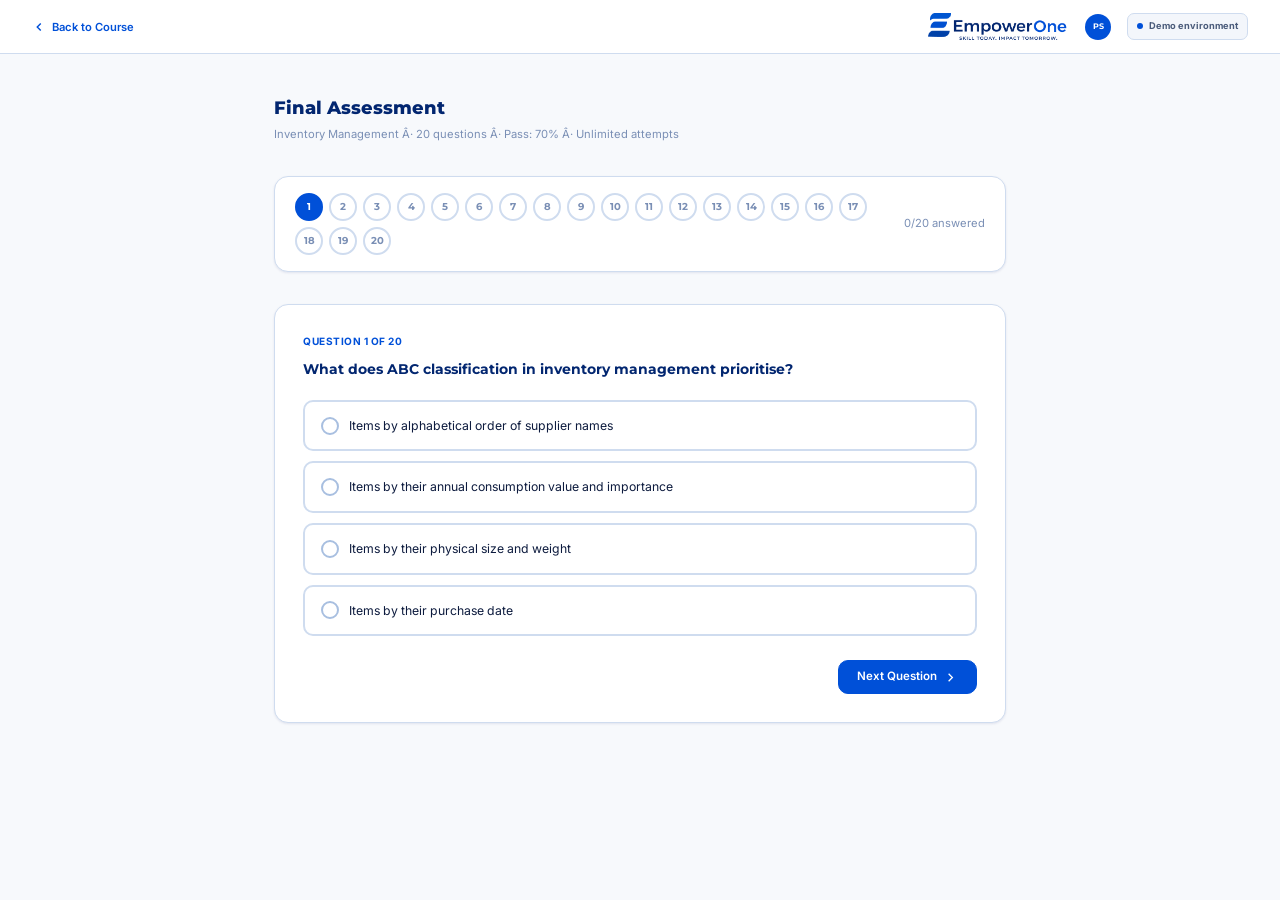
<file: app/assessment.html>
﻿<!DOCTYPE html>
<html lang="en">
<head>
  <meta charset="UTF-8">
  <meta name="viewport" content="width=device-width, initial-scale=1.0">
  <title>Assessment â€” Inventory Management | EmpowerOne</title>
  <link rel="stylesheet" href="../styles/app.css">
  <style>
    .assess-shell{max-width:780px;margin:0 auto;padding:40px 24px}
    .assess-header{display:flex;align-items:center;justify-content:space-between;margin-bottom:32px}
    .assess-title{font-family:var(--fh);font-size:1.25rem;font-weight:800;color:var(--navy)}
    .assess-meta{font-size:.8rem;color:var(--tm);margin-top:4px}
    .assess-prog{display:flex;align-items:center;gap:12px;margin-bottom:32px;padding:16px 20px;background:#fff;border:1px solid var(--border);border-radius:var(--rad-lg);box-shadow:var(--sh1)}
    .q-dots{display:flex;gap:6px;flex-wrap:wrap;flex:1}
    .qdot{width:28px;height:28px;border-radius:50%;border:2px solid var(--border);font-size:.68rem;font-weight:700;display:flex;align-items:center;justify-content:center;cursor:pointer;transition:all .15s;font-family:var(--fh);color:var(--tm)}
    .qdot:hover{border-color:var(--blue);color:var(--blue)}
    .qdot.answered{background:var(--blue-pale);border-color:var(--blue);color:var(--blue)}
    .qdot.current{background:var(--blue);border-color:var(--blue);color:#fff}
    .qdot.correct{background:var(--suc-bg);border-color:var(--success);color:var(--success)}
    .qdot.wrong{background:var(--dan-bg);border-color:var(--danger);color:var(--danger)}
    .q-card{background:#fff;border:1px solid var(--border);border-radius:var(--rad-lg);padding:28px;box-shadow:var(--sh1);margin-bottom:20px}
    .q-num{font-size:.72rem;font-weight:700;text-transform:uppercase;letter-spacing:.5px;color:var(--blue);margin-bottom:10px}
    .q-text{font-family:var(--fh);font-size:1.025rem;font-weight:700;color:var(--navy);line-height:1.45;margin-bottom:20px}
    .q-opts{display:flex;flex-direction:column;gap:10px}
    .q-actions{display:flex;justify-content:space-between;align-items:center;margin-top:24px}
    .result-card{background:#fff;border:1px solid var(--border);border-radius:20px;padding:48px;text-align:center;box-shadow:var(--sh2);max-width:520px;margin:0 auto}
    .result-score-circle{width:120px;height:120px;position:relative;margin:0 auto 24px}
    .result-score-circle svg{transform:rotate(-90deg)}
    .score-val{position:absolute;inset:0;display:flex;align-items:center;justify-content:center;flex-direction:column}
    .score-num{font-family:var(--fh);font-size:2.25rem;font-weight:800;line-height:1}
    .score-lbl{font-size:.7rem;color:var(--tm);font-weight:500}
    .result-badges{display:flex;justify-content:center;gap:16px;flex-wrap:wrap;margin:24px 0}
    .rb{padding:12px 20px;border-radius:var(--rad);text-align:center;min-width:120px}
    .rb-val{font-family:var(--fh);font-size:1.25rem;font-weight:800;margin-bottom:4px}
    .rb-lbl{font-size:.72rem;color:var(--ts);font-weight:500}
  </style>
</head>
<body style="background:var(--bg)">
<div id="topbar-assess" style="height:54px;background:#fff;border-bottom:1px solid var(--border);display:flex;align-items:center;padding:0 32px;gap:16px;position:sticky;top:0;z-index:100">
  <button onclick="window.location.href='learning-screen.html'" style="background:none;border:none;cursor:pointer;display:flex;align-items:center;gap:6px;font-size:.8rem;color:var(--blue);font-weight:600;font-family:var(--fb)">
    <svg width="14" height="14" viewBox="0 0 24 24" fill="none" stroke="currentColor" stroke-width="2.5"><polyline points="15 18 9 12 15 6"/></svg>
    Back to Course
  </button>
  <img src="../assets/images/empowerone-logo.png" alt="EmpowerOne" style="height:28px;margin-left:auto">
  <div class="av av-sm" style="background:#0050D8">RK</div>
</div>

<!-- QUIZ SCREEN -->
<div id="quiz-screen">
<div class="assess-shell">
  <div class="assess-header">
    <div>
      <div class="assess-title">Final Assessment</div>
      <div class="assess-meta">Inventory Management Â· 20 questions Â· Pass: 70% Â· Unlimited attempts</div>
    </div>
  </div>

  <!-- Question Progress Dots -->
  <div class="assess-prog">
    <div class="q-dots" id="q-dots"></div>
    <div style="font-size:.8rem;color:var(--tm);white-space:nowrap;margin-left:12px">
      <span id="answered-count">0</span>/20 answered
    </div>
  </div>

  <!-- Question Card -->
  <div class="q-card">
    <div class="q-num" id="q-num">Question 1 of 20</div>
    <div class="q-text" id="q-text">Loading question...</div>
    <div class="q-opts" id="q-opts"></div>
    <div class="q-actions">
      <button class="btn btn-secondary" id="prev-btn" onclick="prevQ()" style="display:none">
        <svg width="14" height="14" viewBox="0 0 24 24" fill="none" stroke="currentColor" stroke-width="2"><polyline points="15 18 9 12 15 6"/></svg>
        Previous
      </button>
      <span></span>
      <button class="btn btn-primary" id="next-btn" onclick="nextQ()">
        Next Question
        <svg width="14" height="14" viewBox="0 0 24 24" fill="none" stroke="currentColor" stroke-width="2"><polyline points="9 18 15 12 9 6"/></svg>
      </button>
    </div>
  </div>

  <div style="display:flex;justify-content:center">
    <button class="btn btn-success btn-lg" onclick="submitAssessment()" id="submit-btn" style="display:none">
      Submit Assessment
      <svg width="16" height="16" viewBox="0 0 24 24" fill="none" stroke="currentColor" stroke-width="2"><path d="M22 2L11 13"/><path d="M22 2L15 22 11 13 2 9l20-7z"/></svg>
    </button>
  </div>
</div>
</div>

<!-- RESULT SCREEN -->
<div id="result-screen" style="display:none;padding:40px 24px">
  <div class="result-card">
    <div id="result-icon"></div>
    <div class="result-score-circle">
      <svg width="120" height="120" viewBox="0 0 120 120">
        <circle cx="60" cy="60" r="50" fill="none" stroke="var(--border)" stroke-width="10"/>
        <circle id="score-ring" cx="60" cy="60" r="50" fill="none" stroke-width="10" stroke-dasharray="314" stroke-dashoffset="94" stroke-linecap="round"/>
      </svg>
      <div class="score-val">
        <span class="score-num" id="score-num">84%</span>
        <span class="score-lbl">Score</span>
      </div>
    </div>
    <div id="result-title" style="font-family:var(--fh);font-size:1.5rem;font-weight:800;margin-bottom:8px"></div>
    <p id="attempt-number" class="fs-xs t-tm"></p>
    <p id="result-msg"></p>
    <div class="result-badges">
      <div class="rb" style="background:var(--blue-pale)">
        <div class="rb-val t-blue" id="res-correct">17/20</div>
        <div class="rb-lbl">Correct</div>
      </div>
      <div class="rb" style="background:var(--dan-bg)">
        <div class="rb-val t-danger" id="res-wrong">3/20</div>
        <div class="rb-lbl">Incorrect</div>
      </div>
      <div class="rb" style="background:var(--suc-bg)">
        <div class="rb-val t-success">70%</div>
        <div class="rb-lbl">Pass Mark</div>
      </div>
    </div>
    <div style="display:flex;gap:12px;justify-content:center;flex-wrap:wrap;margin-top:8px">
      <button class="btn btn-secondary" onclick="retakeAssessment()">Retake Assessment</button>
      <button class="btn btn-primary" onclick="window.location.href='learner-dashboard.html'">
        Back to Dashboard
        <svg width="14" height="14" viewBox="0 0 24 24" fill="none" stroke="currentColor" stroke-width="2"><polyline points="9 18 15 12 9 6"/></svg>
      </button>
    </div>
  </div>
</div>

<script src="../js/demo-store.js"></script>
<script>
const learnerId = sessionStorage.getItem('empowerone.demoUserId') || 'user-learner';
const learningStorageKey = `empowerone.inventory.learning.${learnerId}`;
const questions = [
  { q: "What does ABC classification in inventory management prioritise?", opts: ["Items by alphabetical order of supplier names", "Items by their annual consumption value and importance", "Items by their physical size and weight", "Items by their purchase date"], ans: 1 },
  { q: "Which inventory method ensures that goods received first are used or shipped first?", opts: ["LIFO (Last In First Out)", "FEFO (First Expired First Out)", "FIFO (First In First Out)", "Random allocation"], ans: 2 },
  { q: "What is cycle counting in warehouse management?", opts: ["Counting all inventory once a year", "Counting inventory items in rotation throughout the year", "Counting items only when a discrepancy is reported", "Counting items when a new batch arrives"], ans: 1 },
  { q: "In ABC analysis, which category typically represents the highest value but fewest items?", opts: ["Category C", "Category B", "Category A", "Category D"], ans: 2 },
  { q: "What is the primary purpose of safety stock in inventory management?", opts: ["To increase revenue by holding more goods", "To protect against stockouts due to demand variability or supply delays", "To reduce storage costs", "To comply with FIFO requirements"], ans: 1 },
  { q: "Which metric measures the number of times inventory is sold and replaced in a given period?", opts: ["Stock turnover ratio", "Lead time", "Reorder point", "Economic order quantity"], ans: 0 },
  { q: "FEFO is most critical in which type of industry?", opts: ["Automotive manufacturing", "Software development", "Food processing and pharmaceuticals", "Heavy machinery"], ans: 2 },
  { q: "What does 'lead time' refer to in inventory management?", opts: ["Time taken to deliver to the customer", "Time between placing an order and receiving it", "Time to count inventory", "Time to process a sales invoice"], ans: 1 },
  { q: "Which of the following is NOT a typical goal of inventory management?", opts: ["Minimising stockouts", "Reducing holding costs", "Maximising warehouse space usage", "Ensuring on-time delivery"], ans: 2 },
  { q: "What is the Economic Order Quantity (EOQ) model used for?", opts: ["Determining the optimal number of suppliers", "Finding the ideal order size to minimise total inventory costs", "Scheduling production runs", "Calculating warehouse capacity"], ans: 1 },
  { q: "In a manufacturing context, 'dead stock' refers to:", opts: ["Items that have been discontinued from production", "Inventory that has not moved or sold in a defined period", "Damaged goods in transit", "Stock reserved for export"], ans: 1 },
  { q: "Which document is used to record goods received from a supplier?", opts: ["Purchase Order (PO)", "Sales Invoice", "Goods Receipt Note (GRN)", "Bill of Lading"], ans: 2 },
  { q: "The '5S' methodology in a warehouse primarily helps with:", opts: ["Financial reporting", "Workplace organisation and efficiency", "Supplier evaluation", "Customer relationship management"], ans: 1 },
  { q: "What triggers a reorder in a reorder point (ROP) system?", opts: ["When stock expires", "When inventory level falls to a predefined minimum quantity", "When a customer complaint is received", "At the end of each financial quarter"], ans: 1 },
  { q: "Which of the following is a consequence of overstocking?", opts: ["Frequent stockouts", "Higher holding and obsolescence costs", "Lower supplier reliability", "Reduced order fulfilment speed"], ans: 1 },
  { q: "In an ERP system, a stock keeping unit (SKU) is used to:", opts: ["Track individual inventory items uniquely", "Calculate employee attendance", "Generate customer invoices", "Monitor production downtime"], ans: 0 },
  { q: "What is 'consignment stock' in supply chain management?", opts: ["Stock owned by the buyer but stored at the supplier's facility", "Stock owned by the supplier but stored at the buyer's facility", "Stock held at a government warehouse", "Stock damaged and awaiting disposal"], ans: 1 },
  { q: "Which of the following best describes a Kanban system?", opts: ["A financial planning tool", "A visual pull-based inventory replenishment system", "A supplier evaluation framework", "An ERP module for HR management"], ans: 1 },
  { q: "When carrying out a stock count, which practice is considered best?", opts: ["Counting during peak production hours", "Counting without reference to existing records first", "Using only digital systems without physical verification", "Counting only high-value items"], ans: 1 },
  { q: "What is the main benefit of an automated inventory management system over manual methods?", opts: ["It eliminates the need for warehouse staff", "It provides real-time visibility, reduces errors, and speeds up operations", "It requires no internet connectivity", "It works independently of supplier relationships"], ans: 1 }
];

let currentQ = 0;
let answers = new Array(20).fill(null);
let timerSecs = 1967;

// Build dots
const dotsEl = document.getElementById('q-dots');
questions.forEach((_, i) => {
  const d = document.createElement('div');
  d.className = 'qdot' + (i === 0 ? ' current' : '');
  d.textContent = i + 1;
  d.onclick = () => goToQ(i);
  dotsEl.appendChild(d);
});

function renderQ() {
  const q = questions[currentQ];
  document.getElementById('q-num').textContent = `Question ${currentQ+1} of ${questions.length}`;
  document.getElementById('q-text').textContent = q.q;
  const opts = document.getElementById('q-opts');
  opts.innerHTML = '';
  q.opts.forEach((opt, i) => {
    const el = document.createElement('div');
    el.className = 'mcq-opt' + (answers[currentQ] === i ? ' sel' : '');
    el.innerHTML = `<div class="mcq-radio"></div><span>${opt}</span>`;
    el.onclick = () => selectOpt(i);
    opts.appendChild(el);
  });
  // Dots
  document.querySelectorAll('.qdot').forEach((d, i) => {
    d.className = 'qdot';
    if (answers[i] !== null) d.classList.add('answered');
    if (i === currentQ) d.classList.add('current');
  });
  document.getElementById('prev-btn').style.display = currentQ > 0 ? '' : 'none';
  document.getElementById('next-btn').textContent = currentQ < questions.length - 1 ? 'Next Question' : 'Review Answers';
  document.getElementById('next-btn').innerHTML = currentQ < questions.length - 1
    ? 'Next Question <svg width="14" height="14" viewBox="0 0 24 24" fill="none" stroke="currentColor" stroke-width="2"><polyline points="9 18 15 12 9 6"/></svg>'
    : 'Review Answers <svg width="14" height="14" viewBox="0 0 24 24" fill="none" stroke="currentColor" stroke-width="2"><polyline points="9 18 15 12 9 6"/></svg>';
  const answered = answers.filter(a => a !== null).length;
  document.getElementById('answered-count').textContent = answered;
  document.getElementById('submit-btn').style.display = answered === questions.length ? 'inline-flex' : 'none';
}

function selectOpt(i) {
  answers[currentQ] = i;
  renderQ();
}

function nextQ() {
  if (currentQ < questions.length - 1) { currentQ++; renderQ(); }
}
function prevQ() {
  if (currentQ > 0) { currentQ--; renderQ(); }
}
function goToQ(i) { currentQ = i; renderQ(); }

function submitAssessment() {
  let learningState;
  try { learningState = JSON.parse(localStorage.getItem(learningStorageKey) || '{}'); }
  catch (error) { learningState = {}; }
  if (!Array.isArray(learningState.completed) || learningState.completed.length < 27) {
    alert('Complete all required course content before submitting the final assessment.');
    return;
  }
  let correct = 0;
  answers.forEach((a, i) => { if (a === questions[i].ans) correct++; });
  const pct = Math.round((correct / questions.length) * 100);
  const passed = pct >= 70;
  let attemptRecord;
  try {
    attemptRecord=EmpowerOneData.submitAttempt(learnerId,'inventory-management',correct,questions.length);
  } catch(error) {
    document.getElementById('quiz-screen').insertAdjacentHTML('afterbegin',`<div class="alert alert-warn assessment-error" role="alert">${error.message.replace(/[&<>"']/g,char=>({'&':'&amp;','<':'&lt;','>':'&gt;','"':'&quot;',"'":'&#39;'}[char]))}</div>`);
    return;
  }
  learningState.assessmentPassed = Boolean(learningState.assessmentPassed || attemptRecord.passed);
  learningState.bestScore = Math.max(Number(learningState.bestScore) || 0, pct);
  localStorage.setItem(learningStorageKey, JSON.stringify(learningState));
  document.getElementById('quiz-screen').style.display = 'none';
  document.getElementById('result-screen').style.display = 'block';
  document.getElementById('score-num').textContent = pct + '%';
  const ring = document.getElementById('score-ring');
  const circumference = 314;
  const offset = circumference - (circumference * pct / 100);
  ring.style.strokeDashoffset = offset;
  ring.style.stroke = passed ? 'var(--success)' : 'var(--danger)';
  const iconEl = document.getElementById('result-icon');
  if (passed) {
    iconEl.innerHTML = `<div style="width:72px;height:72px;border-radius:50%;background:var(--suc-bg);display:flex;align-items:center;justify-content:center;margin:0 auto 16px"><svg width="32" height="32" viewBox="0 0 24 24" fill="none" stroke="var(--success)" stroke-width="2.5"><path d="M20 6L9 17l-5-5"/></svg></div>`;
    document.getElementById('result-title').textContent = 'Assessment Passed!';
    document.getElementById('result-title').style.color = 'var(--success)';
    document.getElementById('result-msg').textContent = `Excellent work! You scored ${pct}% and have completed the Inventory Management course. Your completion has been recorded.`;
  } else {
    iconEl.innerHTML = `<div style="width:72px;height:72px;border-radius:50%;background:var(--dan-bg);display:flex;align-items:center;justify-content:center;margin:0 auto 16px"><svg width="32" height="32" viewBox="0 0 24 24" fill="none" stroke="var(--danger)" stroke-width="2.5"><line x1="18" y1="6" x2="6" y2="18"/><line x1="6" y1="6" x2="18" y2="18"/></svg></div>`;
    document.getElementById('result-title').textContent = 'Not Passed';
    document.getElementById('result-title').style.color = 'var(--danger)';
    document.getElementById('result-msg').textContent = `You scored ${pct}%, just below the 70% pass mark. Don't worry â€” you have unlimited attempts. Review the course and try again.`;
  }
  document.getElementById('res-correct').textContent = correct + '/' + questions.length;
  document.getElementById('res-wrong').textContent = (questions.length - correct) + '/' + questions.length;
  document.getElementById('attempt-number').textContent = `Attempt ${attemptRecord.attemptNumber} Â· Unlimited attempts`;
}

function retakeAssessment() {
  answers = new Array(20).fill(null);
  currentQ = 0;
  timerSecs = 1967;
  document.getElementById('quiz-screen').style.display = 'block';
  document.getElementById('result-screen').style.display = 'none';
  renderQ();
}

renderQ();
</script>
</body>
</html>
</file>
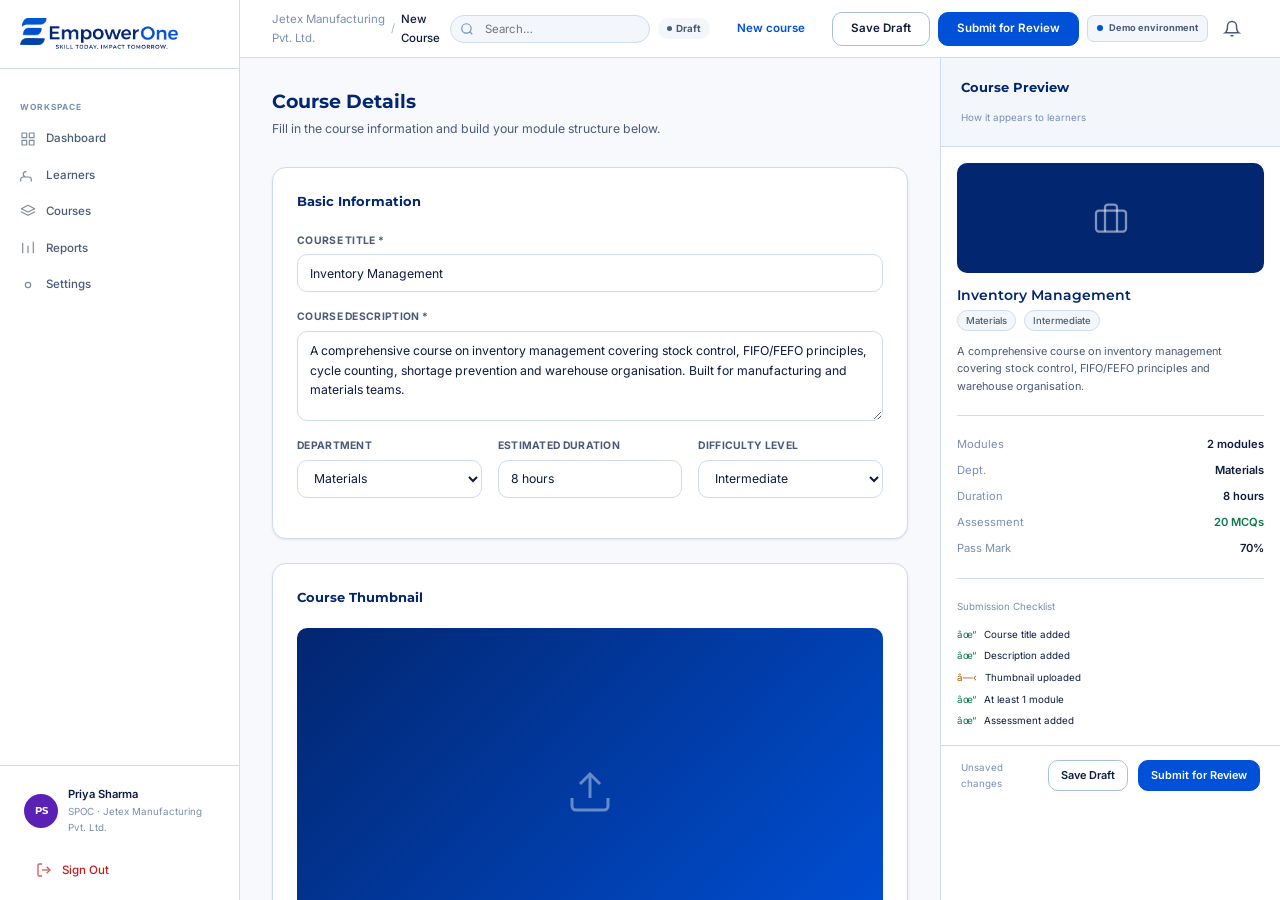
<file: app/content-creator.html>
﻿<!DOCTYPE html>
<html lang="en">
<head>
  <meta charset="UTF-8">
  <meta name="viewport" content="width=device-width, initial-scale=1.0">
  <title>Create Course â€” EmpowerOne</title>
  <link rel="stylesheet" href="../styles/app.css">
  <style>
    .creator-shell{display:grid;grid-template-columns:minmax(0,1fr) minmax(270px,340px);gap:0;height:calc(100vh - 58px);overflow:hidden;min-width:0}
    .creator-main{overflow-y:auto;padding:32px;min-width:0}
    .creator-sidebar{background:#fff;border-left:1px solid var(--border);overflow-y:auto;min-width:0}
    .cs-head{padding:20px;border-bottom:1px solid var(--border);background:var(--surface)}
    .cs-body{padding:16px}
    .module-card{background:var(--surface);border:1px solid var(--border);border-radius:var(--rad);margin-bottom:10px;overflow:hidden}
    .module-card-head{display:flex;align-items:center;gap:8px;padding:12px 14px;cursor:pointer}
    .module-card-head:hover{background:#EBF0F8}
    .module-handle{color:var(--tm);cursor:grab}
    .module-title-edit{font-size:.875rem;font-weight:700;color:var(--navy);background:none;border:none;outline:none;font-family:var(--fh);flex:1;cursor:text}
    .module-title-edit:focus{background:#fff;border-radius:4px;padding:0 4px}
    .module-content-list{padding:0 14px 12px}
    .content-row{display:flex;align-items:center;gap:8px;padding:7px 10px;background:#fff;border:1px solid var(--border);border-radius:6px;margin-bottom:6px;font-size:.8rem}
    .content-row-icon{width:20px;height:20px;border-radius:4px;display:flex;align-items:center;justify-content:center;flex-shrink:0;font-size:.6rem}
    .cri-vid{background:#E8F0FE;color:var(--blue)}
    .cri-pdf{background:#FEF3E2;color:var(--warn)}
    .content-row-name{flex:1;font-weight:500;color:var(--tp)}
    .content-row-del{background:none;border:none;cursor:pointer;color:var(--tm);padding:2px;display:flex;transition:color .1s}
    .content-row-del:hover{color:var(--danger)}
    .add-content-row{display:flex;gap:6px;margin-top:8px}
    .thumb-preview{width:100%;aspect-ratio:16/9;background:linear-gradient(135deg,#022670,#0050D8);border-radius:var(--rad);display:flex;align-items:center;justify-content:center;margin-bottom:12px;position:relative;overflow:hidden;cursor:pointer}
    .thumb-preview svg{opacity:.4}
    .thumb-change{position:absolute;inset:0;display:flex;align-items:center;justify-content:center;background:rgba(0,0,0,.4);opacity:0;transition:opacity .2s;font-size:.78rem;color:#fff;font-weight:600;font-family:var(--fb)}
    .thumb-preview:hover .thumb-change{opacity:1}
    .save-bar{position:sticky;bottom:0;background:#fff;border-top:1px solid var(--border);padding:14px 20px;display:flex;gap:10px;justify-content:flex-end}
    .content-row-name{min-width:0;overflow-wrap:anywhere}
    @media(max-width:1100px){.creator-main{padding:24px}.creator-shell{grid-template-columns:minmax(0,1fr) 300px;height:auto;min-height:calc(100vh - 116px);overflow:visible}.creator-sidebar{position:sticky;top:64px;align-self:start;max-height:calc(100vh - 64px)}}
    @media(max-width:900px){.creator-shell{grid-template-columns:minmax(0,1fr);height:auto;overflow:visible;min-height:0}.creator-main{overflow:visible;padding:20px 16px}.creator-sidebar{position:static;max-height:none;border-left:0;border-top:1px solid var(--border);overflow:visible}.save-bar{position:static;flex-wrap:wrap}.add-content-row{flex-wrap:wrap}}
  </style>
</head>
<body>
<div class="shell">
  <div class="sidebar">
    <div class="sidebar-logo">
      <img src="../assets/images/empowerone-logo.png" alt="EmpowerOne">
    </div>
    <nav class="snav">
      <a href="content-creator.html" class="snav-item">
        <svg viewBox="0 0 24 24" fill="none" stroke="currentColor" stroke-width="2"><rect x="3" y="3" width="7" height="7" rx="1"/><rect x="14" y="3" width="7" height="7" rx="1"/><rect x="3" y="14" width="7" height="7" rx="1"/><rect x="14" y="14" width="7" height="7" rx="1"/></svg>
        <span>Dashboard</span>
      </a>
      <div class="snav-section">My Content</div>
      <a href="content-creator.html" class="snav-item active">
        <svg viewBox="0 0 24 24" fill="none" stroke="currentColor" stroke-width="2"><path d="M12 20h9"/><path d="M16.5 3.5a2.121 2.121 0 013 3L7 19l-4 1 1-4L16.5 3.5z"/></svg>
        <span>Create Course</span>
      </a>
      <a href="course-management.html" class="snav-item">
        <svg viewBox="0 0 24 24" fill="none" stroke="currentColor" stroke-width="2"><path d="M12 2L2 7l10 5 10-5-10-5zM2 17l10 5 10-5M2 12l10 5 10-5"/></svg>
        <span>My Courses</span>
      </a>
    </nav>
    <div class="sidebar-foot">
      <div class="suser"><div class="av av-md" style="background:#5B21B6">RK</div><div class="suser-info"><div class="suser-name">Ravi Kumar</div><div class="suser-role">Content Creator</div></div></div>
      <a href="login.html" class="snav-item mt2" style="color:var(--danger)"><svg viewBox="0 0 24 24" fill="none" stroke="currentColor" stroke-width="2"><path d="M9 21H5a2 2 0 01-2-2V5a2 2 0 012-2h4"/><polyline points="16 17 21 12 16 7"/><line x1="21" y1="12" x2="9" y2="12"/></svg><span>Sign Out</span></a>
    </div>
  </div>

  <div class="main">
    <div class="topbar">
      <div class="tb-left">
        <div class="breadcrumb">
          <span class="t-tm">My Courses</span>
          <span class="sep">/</span>
          <span class="cur">New Course</span>
        </div>
      </div>
      <div class="tb-right">
        <span class="badge b-draft">Draft</span>
        <a class="btn btn-ghost" href="content-creator.html?new=1">New course</a>
        <button class="btn btn-secondary" type="button" onclick="saveDraft()">Save Draft</button>
        <button class="btn btn-primary" onclick="submitForReview()">Submit for Review</button>
      </div>
    </div>

    <div class="creator-shell">
      <!-- MAIN FORM -->
      <div class="creator-main">
        <h2 style="margin-bottom:6px">Course Details</h2>
        <p style="margin-bottom:28px">Fill in the course information and build your module structure below.</p>

        <!-- COURSE INFO -->
        <div class="card mb6">
          <div class="card-title mb5">Basic Information</div>
          <div class="form-group mb4">
            <label class="form-label">Course Title *</label>
            <input type="text" class="form-input" placeholder="e.g. Inventory Management" value="Inventory Management" id="course-title-input" oninput="updatePreview()">
          </div>
          <div class="form-group mb4">
            <label class="form-label">Course Description *</label>
            <textarea class="form-textarea" id="course-description" placeholder="Describe what learners will learn in this course...">A comprehensive course on inventory management covering stock control, FIFO/FEFO principles, cycle counting, shortage prevention and warehouse organisation. Built for manufacturing and materials teams.</textarea>
          </div>
          <div class="form-row fr-3 mb4">
            <div class="form-group">
              <label class="form-label">Department</label>
              <select class="form-select" id="course-department">
                <option>Materials</option>
                <option>Manufacturing</option>
                <option>Quality</option>
                <option>All Departments</option>
                <option>Maintenance</option>
                <option>Engineering / R&amp;D</option>
                <option>Tool Room</option>
                <option>NPD</option>
              </select>
            </div>
            <div class="form-group">
              <label class="form-label">Estimated Duration</label>
              <input type="text" class="form-input" id="course-duration" placeholder="e.g. 8 hours" value="8 hours">
            </div>
            <div class="form-group">
              <label class="form-label">Difficulty Level</label>
              <select class="form-select" id="course-level">
                <option>Beginner</option>
                <option selected>Intermediate</option>
                <option>Advanced</option>
              </select>
            </div>
          </div>
        </div>

        <!-- THUMBNAIL -->
        <div class="card mb6">
          <div class="card-title mb5">Course Thumbnail</div>
          <div class="thumb-preview" id="thumb-preview" onclick="document.getElementById('thumb-upload').click()" role="button" tabindex="0" aria-label="Choose a course thumbnail">
            <svg width="48" height="48" viewBox="0 0 24 24" fill="none" stroke="white" stroke-width="1.5"><path d="M21 15v4a2 2 0 01-2 2H5a2 2 0 01-2-2v-4"/><polyline points="17 8 12 3 7 8"/><line x1="12" y1="3" x2="12" y2="15"/></svg>
            <div class="thumb-change">
              <svg width="16" height="16" viewBox="0 0 24 24" fill="none" stroke="currentColor" stroke-width="2" style="margin-right:6px"><path d="M21 15v4a2 2 0 01-2 2H5a2 2 0 01-2-2v-4"/><polyline points="17 8 12 3 7 8"/><line x1="12" y1="3" x2="12" y2="15"/></svg>
              Upload Thumbnail
            </div>
          </div>
          <input type="file" id="thumb-upload" style="display:none" accept="image/png,image/jpeg,image/webp">
          <p class="form-hint">Recommended: 1280Ã—720px JPG or PNG. Will appear as course cover image.</p>
        </div>

        <!-- MODULES -->
        <div class="card mb6">
          <div class="card-header">
            <span class="card-title">Course Modules</span>
            <button class="btn btn-primary btn-sm" onclick="addModule()">
              <svg width="12" height="12" viewBox="0 0 24 24" fill="none" stroke="currentColor" stroke-width="2"><line x1="12" y1="5" x2="12" y2="19"/><line x1="5" y1="12" x2="19" y2="12"/></svg>
              Add Module
            </button>
          </div>
          <div class="alert alert-info mb5">
            <svg width="14" height="14" viewBox="0 0 24 24" fill="none" stroke="currentColor" stroke-width="2"><circle cx="12" cy="12" r="10"/><line x1="12" y1="8" x2="12" y2="12"/><line x1="12" y1="16" x2="12.01" y2="16"/></svg>
            Drag modules to reorder. Each module can have multiple videos, PDFs and case study documents.
          </div>
          <div class="alert alert-warn mb5">Demo uploads store file names only in this browser. Connect the secure media service before using real videos, PDFs or subtitles.</div>

          <div id="modules-container">
            <!-- MODULE 1 -->
            <div class="module-card" data-module="1" draggable="true">
              <div class="module-card-head" onclick="toggleModuleCard(this)">
                <div class="module-handle">
                  <svg width="16" height="16" viewBox="0 0 24 24" fill="none" stroke="currentColor" stroke-width="2"><line x1="9" y1="5" x2="9" y2="19"/><line x1="15" y1="5" x2="15" y2="19"/></svg>
                </div>
                <span style="font-size:.75rem;color:var(--tm);flex-shrink:0;font-family:var(--fh);font-weight:700">M1</span>
                <input type="text" class="module-title-edit" value="Introduction to Inventory" onclick="event.stopPropagation()">
                <span class="fs-xs t-tm" style="flex-shrink:0">4 items</span>
                <button class="btn btn-ghost btn-sm" style="padding:4px 8px" onclick="event.stopPropagation();removeModule(this)">
                  <svg width="13" height="13" viewBox="0 0 24 24" fill="none" stroke="currentColor" stroke-width="2"><polyline points="3 6 5 6 21 6"/><path d="M19 6v14a2 2 0 01-2 2H7a2 2 0 01-2-2V6m3 0V4a1 1 0 011-1h4a1 1 0 011 1v2"/></svg>
                </button>
              </div>
              <div class="module-content-list">
                <div class="content-row"><div class="content-row-icon cri-vid"><svg width="9" height="9" viewBox="0 0 24 24" fill="currentColor"><polygon points="5 3 19 12 5 21 5 3"/></svg></div><span class="content-row-name">What is Inventory?</span><span class="fs-xs t-tm">8 min</span><button class="content-row-del" onclick="this.closest('.content-row').remove()"><svg width="12" height="12" viewBox="0 0 24 24" fill="none" stroke="currentColor" stroke-width="2"><line x1="18" y1="6" x2="6" y2="18"/><line x1="6" y1="6" x2="18" y2="18"/></svg></button></div>
                <div class="content-row"><div class="content-row-icon cri-vid"><svg width="9" height="9" viewBox="0 0 24 24" fill="currentColor"><polygon points="5 3 19 12 5 21 5 3"/></svg></div><span class="content-row-name">Types of Inventory</span><span class="fs-xs t-tm">12 min</span><button class="content-row-del" onclick="this.closest('.content-row').remove()"><svg width="12" height="12" viewBox="0 0 24 24" fill="none" stroke="currentColor" stroke-width="2"><line x1="18" y1="6" x2="6" y2="18"/><line x1="6" y1="6" x2="18" y2="18"/></svg></button></div>
                <div class="content-row"><div class="content-row-icon cri-vid"><svg width="9" height="9" viewBox="0 0 24 24" fill="currentColor"><polygon points="5 3 19 12 5 21 5 3"/></svg></div><span class="content-row-name">Cost of Inventory</span><span class="fs-xs t-tm">10 min</span><button class="content-row-del" onclick="this.closest('.content-row').remove()"><svg width="12" height="12" viewBox="0 0 24 24" fill="none" stroke="currentColor" stroke-width="2"><line x1="18" y1="6" x2="6" y2="18"/><line x1="6" y1="6" x2="18" y2="18"/></svg></button></div>
                <div class="content-row"><div class="content-row-icon cri-pdf"><svg width="9" height="9" viewBox="0 0 24 24" fill="none" stroke="currentColor" stroke-width="2"><path d="M14 2H6a2 2 0 00-2 2v16a2 2 0 002 2h12a2 2 0 002-2V8z"/></svg></div><span class="content-row-name">Module 1 Summary.pdf</span><span class="fs-xs t-tm">PDF</span><button class="content-row-del" onclick="this.closest('.content-row').remove()"><svg width="12" height="12" viewBox="0 0 24 24" fill="none" stroke="currentColor" stroke-width="2"><line x1="18" y1="6" x2="6" y2="18"/><line x1="6" y1="6" x2="18" y2="18"/></svg></button></div>
                <div class="add-content-row">
                  <button class="btn btn-secondary btn-sm" onclick="addContent(this,'video')">
                    <svg width="12" height="12" viewBox="0 0 24 24" fill="none" stroke="currentColor" stroke-width="2"><polygon points="23 7 16 12 23 17 23 7"/><rect x="1" y="5" width="15" height="14" rx="2"/></svg>
                    Add Video
                  </button>
                  <button class="btn btn-secondary btn-sm" onclick="addContent(this,'pdf')">
                    <svg width="12" height="12" viewBox="0 0 24 24" fill="none" stroke="currentColor" stroke-width="2"><path d="M14 2H6a2 2 0 00-2 2v16a2 2 0 002 2h12a2 2 0 002-2V8z"/></svg>
                    Add PDF
                  </button>
                  <button class="btn btn-secondary btn-sm" onclick="addContent(this,'document')">Add Document</button>
                </div>
              </div>
            </div>

            <!-- MODULE 2 -->
            <div class="module-card" data-module="2" draggable="true">
              <div class="module-card-head" onclick="toggleModuleCard(this)">
                <div class="module-handle"><svg width="16" height="16" viewBox="0 0 24 24" fill="none" stroke="currentColor" stroke-width="2"><line x1="9" y1="5" x2="9" y2="19"/><line x1="15" y1="5" x2="15" y2="19"/></svg></div>
                <span style="font-size:.75rem;color:var(--tm);flex-shrink:0;font-family:var(--fh);font-weight:700">M2</span>
                <input type="text" class="module-title-edit" value="FIFO &amp; FEFO Principles" onclick="event.stopPropagation()">
                <span class="fs-xs t-tm" style="flex-shrink:0">3 items</span>
                <button class="btn btn-ghost btn-sm" style="padding:4px 8px" onclick="event.stopPropagation();removeModule(this)"><svg width="13" height="13" viewBox="0 0 24 24" fill="none" stroke="currentColor" stroke-width="2"><polyline points="3 6 5 6 21 6"/><path d="M19 6v14a2 2 0 01-2 2H7a2 2 0 01-2-2V6m3 0V4a1 1 0 011-1h4a1 1 0 011 1v2"/></svg></button>
              </div>
              <div class="module-content-list" style="display:none">
                <div class="content-row"><div class="content-row-icon cri-vid"><svg width="9" height="9" viewBox="0 0 24 24" fill="currentColor"><polygon points="5 3 19 12 5 21 5 3"/></svg></div><span class="content-row-name">FIFO Explained</span><span class="fs-xs t-tm">9 min</span><button class="content-row-del" onclick="this.closest('.content-row').remove()"><svg width="12" height="12" viewBox="0 0 24 24" fill="none" stroke="currentColor" stroke-width="2"><line x1="18" y1="6" x2="6" y2="18"/><line x1="6" y1="6" x2="18" y2="18"/></svg></button></div>
                <div class="content-row"><div class="content-row-icon cri-vid"><svg width="9" height="9" viewBox="0 0 24 24" fill="currentColor"><polygon points="5 3 19 12 5 21 5 3"/></svg></div><span class="content-row-name">FEFO in Practice</span><span class="fs-xs t-tm">11 min</span><button class="content-row-del" onclick="this.closest('.content-row').remove()"><svg width="12" height="12" viewBox="0 0 24 24" fill="none" stroke="currentColor" stroke-width="2"><line x1="18" y1="6" x2="6" y2="18"/><line x1="6" y1="6" x2="18" y2="18"/></svg></button></div>
                <div class="content-row"><div class="content-row-icon cri-pdf"><svg width="9" height="9" viewBox="0 0 24 24" fill="none" stroke="currentColor" stroke-width="2"><path d="M14 2H6a2 2 0 00-2 2v16a2 2 0 002 2h12a2 2 0 002-2V8z"/></svg></div><span class="content-row-name">FIFO &amp; FEFO Case Study.pdf</span><span class="fs-xs t-tm">PDF</span><button class="content-row-del" onclick="this.closest('.content-row').remove()"><svg width="12" height="12" viewBox="0 0 24 24" fill="none" stroke="currentColor" stroke-width="2"><line x1="18" y1="6" x2="6" y2="18"/><line x1="6" y1="6" x2="18" y2="18"/></svg></button></div>
                <div class="add-content-row">
                  <button class="btn btn-secondary btn-sm" onclick="addContent(this,'video')"><svg width="12" height="12" viewBox="0 0 24 24" fill="none" stroke="currentColor" stroke-width="2"><polygon points="23 7 16 12 23 17 23 7"/><rect x="1" y="5" width="15" height="14" rx="2"/></svg>Add Video</button>
                  <button class="btn btn-secondary btn-sm" onclick="addContent(this,'pdf')"><svg width="12" height="12" viewBox="0 0 24 24" fill="none" stroke="currentColor" stroke-width="2"><path d="M14 2H6a2 2 0 00-2 2v16a2 2 0 002 2h12a2 2 0 002-2V8z"/></svg>Add PDF</button>
                  <button class="btn btn-secondary btn-sm" onclick="addContent(this,'document')">Add Document</button>
                  <button class="btn btn-secondary btn-sm" onclick="addSubtitle(this)">Add Subtitles</button>
                </div>
              </div>
            </div>
          </div>
        </div>

        <!-- ASSESSMENT -->
        <div class="card mb6">
          <div class="card-header">
            <span class="card-title">Final Assessment (MCQ)</span>
            <span class="badge b-blue">1 assessment per course</span>
          </div>
          <div class="alert alert-info mb5">
            <svg width="14" height="14" viewBox="0 0 24 24" fill="none" stroke="currentColor" stroke-width="2"><circle cx="12" cy="12" r="10"/></svg>
            Assessment is shown after all modules are completed. Learners need 70% to pass. Unlimited attempts allowed.
          </div>
          <div class="form-row fr-2 mb4">
            <div class="form-group">
              <label class="form-label">Passing Score (%)</label>
              <input type="number" class="form-input" id="assessment-pass" value="70" min="0" max="100">
            </div>
            <div class="form-group">
              <label class="form-label">Total Questions</label>
              <input type="number" class="form-input" id="assessment-count" value="20" min="1">
            </div>
          </div>
          <div style="background:var(--surface);border:1px solid var(--border);border-radius:var(--rad);padding:16px;margin-bottom:12px">
            <div style="display:flex;align-items:center;justify-content:space-between;margin-bottom:12px">
              <span class="fw6 fs-sm">Q1. What does ABC classification prioritise?</span>
              <button class="btn btn-ghost btn-sm" type="button" onclick="editQuestion(0)">Edit</button>
            </div>
            <div style="display:flex;flex-direction:column;gap:5px">
              <div style="padding:6px 10px;background:#fff;border:1px solid var(--border);border-radius:6px;font-size:.78rem">A. Items by alphabetical order</div>
              <div style="padding:6px 10px;background:var(--suc-bg);border:1px solid var(--success);border-radius:6px;font-size:.78rem;color:var(--success);font-weight:600">B. Items by annual consumption value âœ“</div>
              <div style="padding:6px 10px;background:#fff;border:1px solid var(--border);border-radius:6px;font-size:.78rem">C. Items by physical size</div>
              <div style="padding:6px 10px;background:#fff;border:1px solid var(--border);border-radius:6px;font-size:.78rem">D. Items by purchase date</div>
            </div>
          </div>
          <button class="btn btn-secondary btn-sm" id="add-question" type="button">
            <svg width="12" height="12" viewBox="0 0 24 24" fill="none" stroke="currentColor" stroke-width="2"><line x1="12" y1="5" x2="12" y2="19"/><line x1="5" y1="12" x2="19" y2="12"/></svg>
            Add Question
          </button>
        </div>
      </div>

      <!-- RIGHT SIDEBAR: PREVIEW -->
      <div class="creator-sidebar">
        <div class="cs-head">
          <div class="card-title mb3">Course Preview</div>
          <div class="fs-xs t-tm">How it appears to learners</div>
        </div>
        <div class="cs-body">
          <div style="background:linear-gradient(135deg,#022670,#0050D8);border-radius:var(--rad);height:110px;display:flex;align-items:center;justify-content:center;margin-bottom:14px;position:relative;overflow:hidden">
            <svg width="36" height="36" viewBox="0 0 24 24" fill="none" stroke="rgba(255,255,255,.5)" stroke-width="1.5"><path d="M20 7H4a2 2 0 00-2 2v10a2 2 0 002 2h16a2 2 0 002-2V9a2 2 0 00-2-2z"/><path d="M16 21V5a2 2 0 00-2-2h-4a2 2 0 00-2 2v16"/></svg>
          </div>
          <h4 id="preview-title" style="margin-bottom:6px">Inventory Management</h4>
          <div class="flex gap2 fw mb3">
            <span class="tag">Materials</span>
            <span class="tag">Intermediate</span>
          </div>
          <p style="font-size:.78rem;margin-bottom:14px">A comprehensive course on inventory management covering stock control, FIFO/FEFO principles and warehouse organisation.</p>
          <div class="divider"></div>
          <div style="display:flex;flex-direction:column;gap:8px;margin-top:12px">
            <div class="flex aic jcb fs-sm"><span class="t-tm">Modules</span><span class="fw6">2 modules</span></div>
            <div class="flex aic jcb fs-sm"><span class="t-tm">Dept.</span><span class="fw6">Materials</span></div>
            <div class="flex aic jcb fs-sm"><span class="t-tm">Duration</span><span class="fw6">8 hours</span></div>
            <div class="flex aic jcb fs-sm"><span class="t-tm">Assessment</span><span class="fw6 t-success">20 MCQs</span></div>
            <div class="flex aic jcb fs-sm"><span class="t-tm">Pass Mark</span><span class="fw6">70%</span></div>
          </div>
          <div class="divider"></div>
          <div class="fs-xs t-tm mb3">Submission Checklist</div>
          <div style="display:flex;flex-direction:column;gap:6px">
            <div class="flex aic gap2 fs-xs"><span style="color:var(--success)">âœ“</span> Course title added</div>
            <div class="flex aic gap2 fs-xs"><span style="color:var(--success)">âœ“</span> Description added</div>
            <div class="flex aic gap2 fs-xs"><span style="color:var(--warn)">â—‹</span> Thumbnail uploaded</div>
            <div class="flex aic gap2 fs-xs"><span style="color:var(--success)">âœ“</span> At least 1 module</div>
            <div class="flex aic gap2 fs-xs"><span style="color:var(--success)">âœ“</span> Assessment added</div>
          </div>
        </div>
        <div class="save-bar">
          <span id="creator-save-state" class="fs-xs t-tm" role="status" aria-live="polite">Unsaved changes</span>
          <button class="btn btn-secondary btn-sm" type="button" onclick="saveDraft()">Save Draft</button>
          <button class="btn btn-primary btn-sm" onclick="submitForReview()">Submit for Review</button>
        </div>
      </div>
    </div>
  </div>
</div>

<!-- Submit Confirmation -->
<div class="modal-overlay" id="submit-modal" style="display:none" onclick="closeSubmit(event)">
  <div class="modal">
    <div class="modal-body" style="text-align:center;padding:40px">
      <div style="width:64px;height:64px;border-radius:50%;background:var(--blue-pale);display:flex;align-items:center;justify-content:center;margin:0 auto 20px">
        <svg width="28" height="28" viewBox="0 0 24 24" fill="none" stroke="var(--blue)" stroke-width="2"><path d="M22 2L11 13"/><path d="M22 2L15 22 11 13 2 9l20-7z"/></svg>
      </div>
      <h3 style="margin-bottom:8px">Submit for Review?</h3>
      <p style="margin-bottom:28px">Your course <strong>Inventory Management</strong> will be sent to the Super Admin for review. You'll be notified when it's approved or if changes are needed.</p>
      <div class="flex gap3 jcc">
        <button class="btn btn-secondary" onclick="document.getElementById('submit-modal').style.display='none'">Cancel</button>
        <button class="btn btn-primary" onclick="confirmSubmit()">Submit for Review</button>
      </div>
    </div>
  </div>
</div>

<div class="modal-overlay" id="question-modal" style="display:none" role="presentation">
  <section class="modal" role="dialog" aria-modal="true" aria-labelledby="question-modal-title">
    <header class="modal-header"><h3 id="question-modal-title">Add assessment question</h3><button class="btn btn-ghost btn-sm" type="button" onclick="closeQuestionEditor()" aria-label="Close question editor">Ã—</button></header>
    <form id="question-form"><div class="modal-body">
      <label class="form-group mb4"><span class="form-label">Question</span><textarea class="form-textarea" name="question" rows="2" required></textarea></label>
      <div class="form-row fr-2 mb4"><label class="form-group"><span class="form-label">Option A</span><input class="form-input" name="option0" required></label><label class="form-group"><span class="form-label">Option B</span><input class="form-input" name="option1" required></label></div>
      <div class="form-row fr-2 mb4"><label class="form-group"><span class="form-label">Option C</span><input class="form-input" name="option2" required></label><label class="form-group"><span class="form-label">Option D</span><input class="form-input" name="option3" required></label></div>
      <label class="form-group mb4"><span class="form-label">Correct answer</span><select class="form-select" name="answer"><option value="0">Option A</option><option value="1">Option B</option><option value="2">Option C</option><option value="3">Option D</option></select></label>
      <label class="form-group"><span class="form-label">Explanation</span><textarea class="form-textarea" name="explanation" rows="2" placeholder="Explain the correct answer for the course creator's reference."></textarea></label>
    </div><footer class="modal-footer"><button class="btn btn-secondary" type="button" onclick="closeQuestionEditor()">Cancel</button><button class="btn btn-primary" type="submit">Save question</button></footer></form>
  </section>
</div>

<script src="../js/demo-store.js"></script>
<script>
let moduleCount = 2;
const startNewCourse = new URLSearchParams(location.search).get('new') === '1';
if(startNewCourse)sessionStorage.removeItem('empowerone.editorDraftId');
let currentCourseId = startNewCourse ? '' : (sessionStorage.getItem('empowerone.editorDraftId') || '');
let editingQuestionIndex = -1;
let autosaveTimer;
let creatorToastTimer;

function showCreatorStatus(message, isError = false) {
  const status = document.getElementById('creator-save-state');
  status.textContent = message;
  status.classList.toggle('t-danger', isError);
  status.classList.toggle('t-success', !isError);
  clearTimeout(creatorToastTimer);
  if (!isError) creatorToastTimer = setTimeout(() => status.classList.remove('t-success'), 2400);
}

function collectCourse() {
  const modules = [...document.querySelectorAll('#modules-container .module-card')].map((card, index) => ({
    title: card.querySelector('.module-title-edit').value.trim(),
    order: index + 1,
    subtitles: [...card.querySelectorAll('.subtitle-name')].map(item => item.dataset.fileName || item.textContent),
    items: [...card.querySelectorAll('.content-row:not(.subtitle-name)')].map((row, itemIndex) => ({ id: row.dataset.contentId || `${index + 1}-${itemIndex + 1}`, title: row.querySelector('.content-row-name').textContent.trim(), type: row.dataset.contentType || (row.querySelector('.cri-vid') ? 'video' : row.querySelector('.cri-pdf') ? 'pdf' : 'document'), fileName: row.dataset.fileName || '', size: Number(row.dataset.fileSize) || 0, required: true }))
  }));
  return {
    id: currentCourseId || undefined,
    title: document.getElementById('course-title-input').value.trim(),
    description: document.getElementById('course-description').value.trim(),
    department: document.getElementById('course-department').value,
    duration: document.getElementById('course-duration').value.trim(),
    difficulty: document.getElementById('course-level').value,
    creator: 'Devika Shah',
    modules,
    moduleCount: modules.length,
    requiredItemCount: modules.reduce((sum, module) => sum + module.items.length, 0),
    assessment: { passPercent: Number(document.getElementById('assessment-pass').value) || 70, questionCount: Number(document.getElementById('assessment-count').value) || 20, questions: window.courseQuestions || [] },
    thumbnailName: document.getElementById('thumb-upload').files[0]?.name || ''
  };
}

function saveDraft(options = {}) {
  clearTimeout(autosaveTimer);
  const course = collectCourse();
  if (!course.title) { document.getElementById('course-title-input').focus(); showCreatorStatus('Add a course title before saving.', true); return null; }
  try {
    const saved = EmpowerOneData.saveCourse(course);
    currentCourseId = saved.id;
    sessionStorage.setItem('empowerone.editorDraftId', currentCourseId);
    document.querySelectorAll('.topbar .badge').forEach(badge => { badge.textContent = 'Draft'; badge.className = 'badge b-draft'; });
    showCreatorStatus('Saved just now');
    if (!options.silent) showCreatorToast('Draft saved in this browser.');
    return saved;
  } catch (error) { showCreatorStatus(error.message, true); return null; }
}

function showCreatorToast(message) {
  let toast = document.getElementById('creator-toast');
  if (!toast) { toast = document.createElement('div'); toast.id = 'creator-toast'; toast.className = 'app-toast'; toast.setAttribute('role','status'); document.body.appendChild(toast); }
  toast.textContent = message; toast.classList.add('show'); clearTimeout(window.creatorToastTimeout); window.creatorToastTimeout = setTimeout(() => toast.classList.remove('show'), 3000);
}

function toggleModuleCard(head) {
  const content = head.nextElementSibling;
  const isHidden = content.style.display === 'none' || !content.style.display;
  content.style.display = isHidden ? 'block' : 'none';
}

function addModule() {
  moduleCount++;
  const mc = document.createElement('div');
  mc.className = 'module-card';
  mc.draggable = true;
  mc.dataset.module = moduleCount;
  mc.innerHTML = `
    <div class="module-card-head" onclick="toggleModuleCard(this)">
      <div class="module-handle"><svg width="16" height="16" viewBox="0 0 24 24" fill="none" stroke="currentColor" stroke-width="2"><line x1="9" y1="5" x2="9" y2="19"/><line x1="15" y1="5" x2="15" y2="19"/></svg></div>
      <span style="font-size:.75rem;color:var(--tm);flex-shrink:0;font-family:var(--fh);font-weight:700">M${moduleCount}</span>
      <input type="text" class="module-title-edit" placeholder="Module title..." onclick="event.stopPropagation()">
      <span class="fs-xs t-tm" style="flex-shrink:0">0 items</span>
      <button class="btn btn-ghost btn-sm" style="padding:4px 8px" onclick="event.stopPropagation();removeModule(this)"><svg width="13" height="13" viewBox="0 0 24 24" fill="none" stroke="currentColor" stroke-width="2"><polyline points="3 6 5 6 21 6"/><path d="M19 6v14a2 2 0 01-2 2H7a2 2 0 01-2-2V6m3 0V4a1 1 0 011-1h4a1 1 0 011 1v2"/></svg></button>
    </div>
    <div class="module-content-list">
      <div class="empty" style="padding:24px">
        <svg viewBox="0 0 24 24" fill="none" stroke="currentColor" stroke-width="1.5"><path d="M21 15v4a2 2 0 01-2 2H5a2 2 0 01-2-2v-4"/><polyline points="17 8 12 3 7 8"/></svg>
        <p style="font-size:.78rem;margin-bottom:12px">No content yet</p>
      </div>
      <div class="add-content-row">
        <button class="btn btn-secondary btn-sm" onclick="addContent(this,'video')"><svg width="12" height="12" viewBox="0 0 24 24" fill="none" stroke="currentColor" stroke-width="2"><polygon points="23 7 16 12 23 17 23 7"/><rect x="1" y="5" width="15" height="14" rx="2"/></svg>Add Video</button>
        <button class="btn btn-secondary btn-sm" onclick="addContent(this,'pdf')"><svg width="12" height="12" viewBox="0 0 24 24" fill="none" stroke="currentColor" stroke-width="2"><path d="M14 2H6a2 2 0 00-2 2v16a2 2 0 002 2h12a2 2 0 002-2V8z"/></svg>Add PDF</button>
        <button class="btn btn-secondary btn-sm" onclick="addContent(this,'document')">Add Document</button>
        <button class="btn btn-secondary btn-sm" onclick="addSubtitle(this)">Add Subtitles</button>
      </div>
    </div>`;
  document.getElementById('modules-container').appendChild(mc);
  mc.querySelector('.module-title-edit').addEventListener('input',scheduleDraftSave);
  mc.querySelectorAll('.add-content-row button').forEach(button=>button.addEventListener('click',()=>scheduleDraftSave()));
  scheduleDraftSave();
}

function removeModule(btn) {
  if (confirm('Remove this module?')) { btn.closest('.module-card').remove(); updateModuleNumbers(); scheduleDraftSave(); }
}

function addContent(btn, type) {
  const input = document.createElement('input');
  input.type = 'file'; input.accept = type === 'video' ? 'video/mp4,video/webm,video/quicktime' : type === 'pdf' ? 'application/pdf' : '.pdf,.doc,.docx,.ppt,.pptx,.xls,.xlsx';
  input.setAttribute('aria-label', `Choose ${type} file`);
  input.addEventListener('change', () => {
    const file = input.files[0]; if (!file) return;
    const list = btn.closest('.module-content-list');
    const empty = list.querySelector('.empty'); if (empty) empty.remove();
    const row = document.createElement('div'); row.className = 'content-row'; row.dataset.contentType = type; row.dataset.fileName = file.name; row.dataset.fileSize = file.size; row.dataset.contentId = `content-${Date.now()}-${Math.random().toString(36).slice(2,5)}`;
    const icon = document.createElement('div'); icon.className = `content-row-icon ${type === 'video' ? 'cri-vid' : 'cri-pdf'}`; icon.textContent = type === 'video' ? 'â–¶' : type === 'pdf' ? 'PDF' : 'DOC';
    const title = document.createElement('span'); title.className = 'content-row-name'; title.textContent = file.name;
    const meta = document.createElement('span'); meta.className = 'fs-xs t-tm'; meta.textContent = `${(file.size / (1024 * 1024)).toFixed(1)} MB`;
    const remove = document.createElement('button'); remove.type = 'button'; remove.className = 'content-row-del'; remove.setAttribute('aria-label',`Remove ${file.name}`); remove.textContent = 'Ã—'; remove.addEventListener('click', () => { row.remove(); scheduleDraftSave(); });
    row.append(icon,title,meta,remove); list.insertBefore(row, btn.closest('.add-content-row')); scheduleDraftSave();
  }, { once: true });
  input.click();
}

function addSubtitle(btn) {
  const input = document.createElement('input'); input.type = 'file'; input.accept = '.vtt,.srt,text/vtt,application/x-subrip'; input.setAttribute('aria-label','Choose subtitle file');
  input.addEventListener('change', () => { const file=input.files[0]; if(!file)return; const list=btn.closest('.module-content-list'); const row=document.createElement('div');row.className='content-row subtitle-name';row.dataset.fileName=file.name;const label=document.createElement('span');label.className='content-row-name';label.textContent=`Subtitles Â· ${file.name}`;const meta=document.createElement('span');meta.className='fs-xs t-tm';meta.textContent='Subtitle track';row.append(label,meta);list.insertBefore(row,btn.closest('.add-content-row'));scheduleDraftSave();},{once:true}); input.click();
}

function scheduleDraftSave() { clearTimeout(autosaveTimer); showCreatorStatus('Saving changesâ€¦'); autosaveTimer = setTimeout(() => saveDraft({silent:true}), 700); }

function wireModuleReordering() {
  const container = document.getElementById('modules-container'); let dragged = null;
  container.querySelectorAll('.module-card').forEach(card => { card.draggable = true; });
  container.addEventListener('dragstart', event => { const card=event.target.closest('.module-card'); if(!card)return; dragged=card; event.dataTransfer.effectAllowed='move'; event.dataTransfer.setData('text/plain',card.dataset.module); card.classList.add('dragging'); });
  container.addEventListener('dragend', () => { if(dragged)dragged.classList.remove('dragging'); dragged=null; updateModuleNumbers(); });
  container.addEventListener('dragover', event => { event.preventDefault(); const target=event.target.closest('.module-card'); if(!target||!dragged||target===dragged)return; const box=target.getBoundingClientRect(); container.insertBefore(dragged,event.clientY<box.top+box.height/2?target:target.nextSibling); });
  container.addEventListener('drop', event => { event.preventDefault(); updateModuleNumbers(); scheduleDraftSave(); });
}

function updateModuleNumbers() {
  document.querySelectorAll('#modules-container .module-card').forEach((card,index) => { card.dataset.module=index+1; const label=card.querySelector('.module-card-head>span'); if(label)label.textContent=`M${index+1}`; });
}

function updatePreview() {
  const t = document.getElementById('course-title-input').value;
  document.getElementById('preview-title').textContent = t || 'Course Title';
  scheduleDraftSave();
}

function submitForReview() {
  const course = collectCourse();
  if (!course.title) { document.getElementById('course-title-input').focus(); showCreatorStatus('Add a title before submitting.', true); return; }
  if (!course.modules.length || course.modules.some(module => !module.title || !module.items.length)) { showCreatorStatus('Every module needs a title and at least one content item.', true); return; }
  saveDraft({silent:true});
  document.querySelector('#submit-modal p strong').textContent = course.title;
  document.getElementById('submit-modal').style.display = 'flex';
}

function confirmSubmit() {
  clearTimeout(autosaveTimer);
  const saved = saveDraft({silent:true}); if(!saved)return;
  try { EmpowerOneData.submitCourse(saved.id); sessionStorage.removeItem('empowerone.editorDraftId'); document.getElementById('submit-modal').style.display='none'; showCreatorToast('Course submitted. Approval is required before publishing.'); setTimeout(()=>window.location.href='course-management.html',800); }
  catch(error) { showCreatorStatus(error.message,true); }
}

function closeSubmit(e) {
  if (e.target === document.getElementById('submit-modal')) document.getElementById('submit-modal').style.display = 'none';
}

function restoreDraft(draft) {
  if(!draft)return;
  document.getElementById('course-title-input').value=draft.title||'';
  document.getElementById('course-description').value=draft.description||'';
  document.getElementById('course-department').value=draft.department||'Materials';
  document.getElementById('course-duration').value=draft.duration||'';
  document.getElementById('course-level').value=draft.difficulty||'Intermediate';
  document.getElementById('assessment-pass').value=draft.assessment?.passPercent||70;
  document.getElementById('assessment-count').value=draft.assessment?.questionCount||20;
  window.courseQuestions=draft.assessment?.questions||window.courseQuestions;
  document.getElementById('modules-container').replaceChildren();
  moduleCount=0;
  (draft.modules||[]).forEach(module=>{
    addModule();
    const card=document.querySelector('#modules-container .module-card:last-child');
    card.querySelector('.module-title-edit').value=module.title||'';
    const list=card.querySelector('.module-content-list');
    const empty=list.querySelector('.empty');if(empty)empty.remove();
    (module.items||[]).forEach(item=>appendContentRow(list,item));
    (module.subtitles||[]).forEach(name=>{const row=document.createElement('div');row.className='content-row subtitle-name';row.dataset.fileName=name;const label=document.createElement('span');label.className='content-row-name';label.textContent=`Subtitles Â· ${name}`;row.append(label);list.insertBefore(row,list.querySelector('.add-content-row'));});
  });
  document.getElementById('preview-title').textContent=draft.title||'Course Title';
  updateModuleNumbers();
}

function appendContentRow(list,item) {
  const row=document.createElement('div');row.className='content-row';row.dataset.contentType=item.type||'document';row.dataset.contentId=item.id||`content-${Date.now()}`;row.dataset.fileName=item.fileName||item.title;row.dataset.fileSize=String(item.size||0);
  const icon=document.createElement('div');icon.className=`content-row-icon ${item.type==='video'?'cri-vid':'cri-pdf'}`;icon.textContent=item.type==='video'?'â–¶':item.type==='pdf'?'PDF':'DOC';
  const title=document.createElement('span');title.className='content-row-name';title.textContent=item.title;
  const meta=document.createElement('span');meta.className='fs-xs t-tm';meta.textContent=`${((item.size||0)/(1024*1024)).toFixed(1)} MB`;
  const remove=document.createElement('button');remove.type='button';remove.className='content-row-del';remove.setAttribute('aria-label',`Remove ${item.title}`);remove.textContent='Ã—';remove.addEventListener('click',()=>{row.remove();scheduleDraftSave();});
  row.append(icon,title,meta,remove);list.insertBefore(row,list.querySelector('.add-content-row'));
}

window.courseQuestions = [{question:'What does ABC classification prioritise?',options:['Items by alphabetical order','Items by annual consumption value','Items by physical size','Items by purchase date'],answer:1,explanation:'ABC analysis prioritises stock by its annual consumption value.'}];
function editQuestion(index) {
  editingQuestionIndex=index;
  const question=window.courseQuestions[index]||{question:'',options:['','','',''],answer:0,explanation:''};
  const form=document.getElementById('question-form'); form.elements.question.value=question.question;
  question.options.forEach((value,i)=>form.elements[`option${i}`].value=value);
  form.elements.answer.value=question.answer; form.elements.explanation.value=question.explanation||'';
  document.getElementById('question-modal-title').textContent=index<window.courseQuestions.length?'Edit assessment question':'Add assessment question';
  document.getElementById('question-modal').style.display='flex'; form.elements.question.focus();
}
function closeQuestionEditor(){document.getElementById('question-modal').style.display='none'}
document.getElementById('add-question').addEventListener('click',()=>editQuestion(window.courseQuestions.length));
document.getElementById('question-form').addEventListener('submit',event=>{event.preventDefault();if(!event.currentTarget.reportValidity())return;const form=event.currentTarget,q={question:form.elements.question.value.trim(),options:[0,1,2,3].map(i=>form.elements[`option${i}`].value.trim()),answer:Number(form.elements.answer.value),explanation:form.elements.explanation.value.trim()};if(editingQuestionIndex<window.courseQuestions.length)window.courseQuestions[editingQuestionIndex]=q;else window.courseQuestions.push(q);document.getElementById('assessment-count').value=window.courseQuestions.length;closeQuestionEditor();scheduleDraftSave();showCreatorToast('Assessment question saved to the course draft.');});
document.getElementById('thumb-upload').addEventListener('change',event=>{const file=event.target.files[0];if(!file)return;if(file.size>5*1024*1024){showCreatorStatus('Choose a thumbnail smaller than 5 MB.',true);event.target.value='';return;}const reader=new FileReader();reader.onload=()=>{const preview=document.getElementById('thumb-preview');preview.style.backgroundImage=`url("${reader.result}")`;preview.style.backgroundSize='cover';preview.style.backgroundPosition='center';showCreatorToast('Thumbnail preview updated. Media is not uploaded from this browser demo.');scheduleDraftSave();};reader.readAsDataURL(file);});
document.querySelectorAll('#course-description,#course-department,#course-duration,#course-level,#assessment-pass,#assessment-count').forEach(field=>field.addEventListener('input',scheduleDraftSave));
wireModuleReordering();
if(currentCourseId){const draft=EmpowerOneData.getCourse(currentCourseId);if(draft){document.getElementById('course-title-input').value=draft.title||'';document.getElementById('course-description').value=draft.description||'';document.getElementById('course-department').value=draft.department||'Materials';document.getElementById('course-duration').value=draft.duration||'';document.getElementById('course-level').value=draft.difficulty||'Intermediate';}}
if(currentCourseId)restoreDraft(EmpowerOneData.getCourse(currentCourseId));
document.getElementById('modules-container').addEventListener('input',scheduleDraftSave);
document.getElementById('modules-container').addEventListener('click',event=>{if(event.target.closest('.content-row-del'))setTimeout(scheduleDraftSave,0);});
</script>
</body>
</html>
</file>
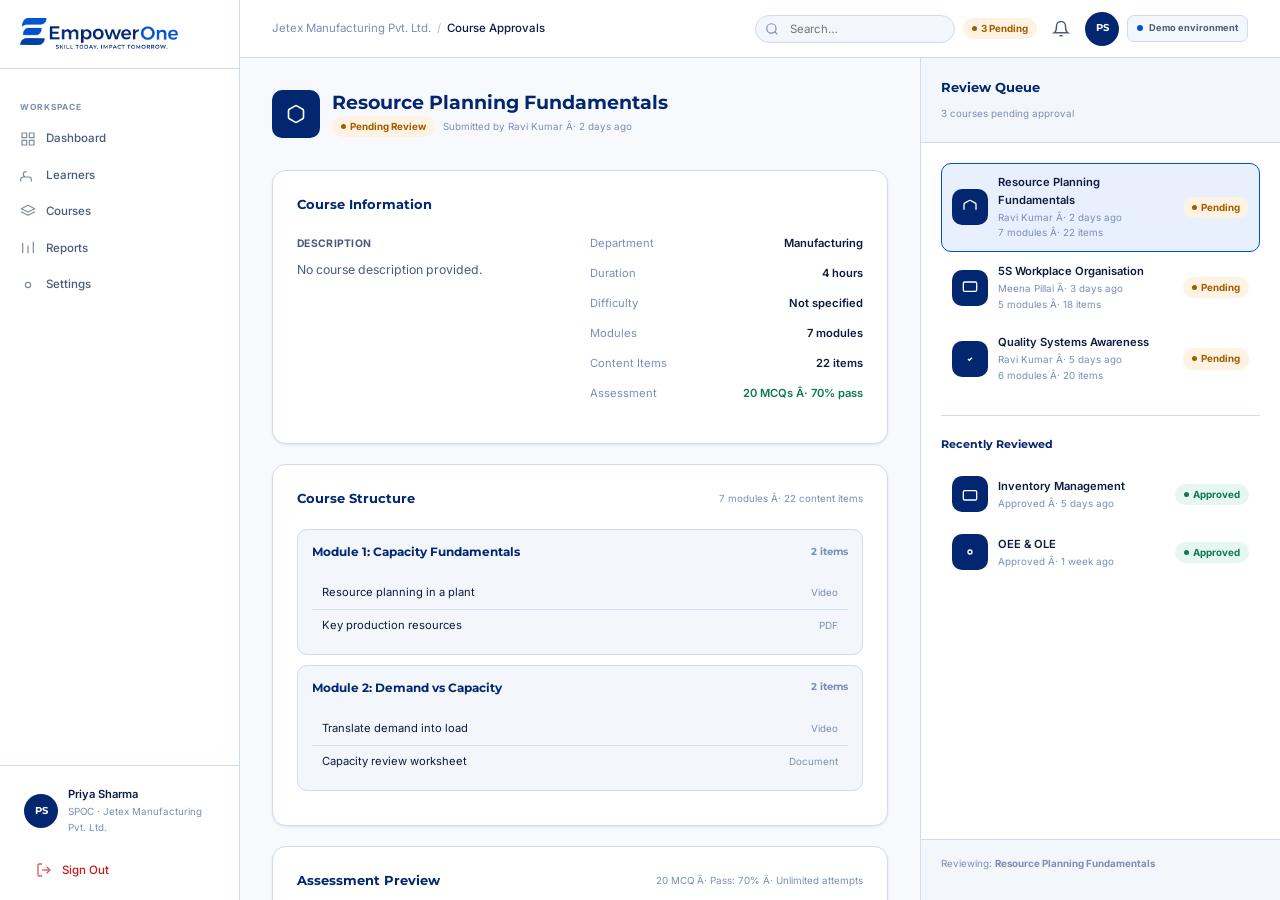
<file: app/course-approval.html>
﻿<!DOCTYPE html>
<html lang="en">
<head>
  <meta charset="UTF-8">
  <meta name="viewport" content="width=device-width, initial-scale=1.0">
  <title>Course Approval â€” EmpowerOne</title>
  <link rel="stylesheet" href="../styles/app.css">
  <style>
    .approval-shell{display:grid;grid-template-columns:1fr 360px;gap:0;height:calc(100vh - 58px);overflow:hidden}
    .ap-main{overflow-y:auto;padding:32px}
    .ap-sidebar{background:#fff;border-left:1px solid var(--border);overflow-y:auto;display:flex;flex-direction:column}
    .ap-sidebar-head{padding:20px;border-bottom:1px solid var(--border);background:var(--surface);flex-shrink:0}
    .ap-sidebar-body{flex:1;padding:20px;overflow-y:auto}
    .ap-sidebar-foot{padding:16px 20px;border-top:1px solid var(--border);background:var(--surface);flex-shrink:0}
    .module-preview{background:var(--surface);border:1px solid var(--border);border-radius:var(--rad);margin-bottom:10px;overflow:hidden}
    .mp-head{display:flex;align-items:center;gap:10px;padding:12px 14px;cursor:pointer;font-size:.85rem;font-weight:700;color:var(--navy);font-family:var(--fh)}
    .mp-head:hover{background:#EBF0F8}
    .mp-items{display:none;padding:4px 14px 12px}
    .mp-items.open{display:block}
    .mp-item{display:flex;align-items:center;gap:8px;padding:7px 10px;font-size:.8rem;border-bottom:1px solid var(--border)}
    .mp-item:last-child{border-bottom:none}
    .reject-form{background:var(--dan-bg);border:1px solid #F2B8B8;border-radius:var(--rad);padding:16px;margin-top:12px;display:none}
    .queue-item{display:flex;align-items:center;gap:10px;padding:10px;border-radius:var(--rad);cursor:pointer;transition:background .1s;font-size:.82rem;border:1px solid transparent}
    .queue-item:hover{background:var(--surface)}
    .queue-item.active{background:var(--blue-pale);border-color:var(--blue)}
    .qi-thumb{width:36px;height:36px;border-radius:var(--rad);flex-shrink:0;display:flex;align-items:center;justify-content:center}
  </style>
</head>
<body>
<div class="shell">
  <div class="sidebar">
    <div class="sidebar-logo"><img src="../assets/images/empowerone-logo.png" alt="EmpowerOne"></div>
    <nav class="snav">
      <a href="super-admin-dashboard.html" class="snav-item"><svg viewBox="0 0 24 24" fill="none" stroke="currentColor" stroke-width="2"><rect x="3" y="3" width="7" height="7" rx="1"/><rect x="14" y="3" width="7" height="7" rx="1"/><rect x="3" y="14" width="7" height="7" rx="1"/><rect x="14" y="14" width="7" height="7" rx="1"/></svg><span>Dashboard</span></a>
      <div class="snav-section">Management</div>
      <a href="organisations.html" class="snav-item"><svg viewBox="0 0 24 24" fill="none" stroke="currentColor" stroke-width="2"><path d="M3 9l9-7 9 7v11a2 2 0 01-2 2H5a2 2 0 01-2-2z"/></svg><span>Organisations</span></a>
      <a href="course-management.html" class="snav-item"><svg viewBox="0 0 24 24" fill="none" stroke="currentColor" stroke-width="2"><path d="M12 2L2 7l10 5 10-5-10-5zM2 17l10 5 10-5M2 12l10 5 10-5"/></svg><span>Course Library</span></a>
      <a href="course-approval.html" class="snav-item active"><svg viewBox="0 0 24 24" fill="none" stroke="currentColor" stroke-width="2"><path d="M9 11l3 3L22 4"/><path d="M21 12v7a2 2 0 01-2 2H5a2 2 0 01-2-2V5a2 2 0 012-2h11"/></svg><span>Approvals</span><span class="snav-badge">3</span></a>
    </nav>
    <div class="sidebar-foot">
      <div class="suser"><div class="av av-md" style="background:var(--navy)">SA</div><div class="suser-info"><div class="suser-name">Super Admin</div><div class="suser-role">Platform Administrator</div></div></div>
      <a href="login.html" class="snav-item mt2" style="color:var(--danger)"><svg viewBox="0 0 24 24" fill="none" stroke="currentColor" stroke-width="2"><path d="M9 21H5a2 2 0 01-2-2V5a2 2 0 012-2h4"/><polyline points="16 17 21 12 16 7"/><line x1="21" y1="12" x2="9" y2="12"/></svg><span>Sign Out</span></a>
    </div>
  </div>

  <div class="main">
    <div class="topbar">
      <div class="tb-left">
        <div class="breadcrumb"><span class="t-tm">Management</span><span class="sep">/</span><span class="cur">Course Approvals</span></div>
      </div>
      <div class="tb-right">
        <span class="badge b-review">3 Pending</span>
        <div class="av av-md" style="background:var(--navy);cursor:pointer">SA</div>
      </div>
    </div>

    <div class="approval-shell">
      <!-- MAIN: COURSE PREVIEW -->
      <div class="ap-main">
        <div class="ph" style="margin-bottom:24px">
          <div class="ph-left">
            <div class="flex aic gap3 mb2">
              <div style="width:48px;height:48px;border-radius:var(--rad);background:linear-gradient(135deg,#2D4A2D,#3D7A3D);display:flex;align-items:center;justify-content:center">
                <svg width="20" height="20" viewBox="0 0 24 24" fill="none" stroke="white" stroke-width="2"><path d="M21 16V8a2 2 0 00-1-1.73l-7-4a2 2 0 00-2 0l-7 4A2 2 0 003 8v8a2 2 0 001 1.73l7 4a2 2 0 002 0l7-4A2 2 0 0021 16z"/></svg>
              </div>
              <div>
                <h1 id="approval-course-title" style="font-size:1.375rem;margin-bottom:2px">Resource Planning Fundamentals</h1>
                <div class="flex aic gap2">
                  <span class="badge b-review">Pending Review</span>
                  <span class="fs-xs t-tm">Submitted by Ravi Kumar Â· 2 days ago</span>
                </div>
              </div>
            </div>
          </div>
        </div>

        <!-- COURSE DETAILS -->
        <div class="card mb5">
          <div class="card-header"><span class="card-title">Course Information</span></div>
          <div class="g2 mb4">
            <div>
              <div class="form-label mb2">Description</div>
              <p id="approval-course-description" style="font-size:.875rem">A comprehensive course on resource planning for manufacturing operations. Covers material requirements planning (MRP), capacity planning, production scheduling and demand forecasting techniques used in modern manufacturing environments.</p>
            </div>
            <div>
              <div class="flex aic jcb mb3 fs-sm"><span class="t-tm">Department</span><span class="fw6" id="approval-department">Manufacturing</span></div>
              <div class="flex aic jcb mb3 fs-sm"><span class="t-tm">Duration</span><span class="fw6" id="approval-duration">~6 hours</span></div>
              <div class="flex aic jcb mb3 fs-sm"><span class="t-tm">Difficulty</span><span class="fw6" id="approval-difficulty">Intermediate</span></div>
              <div class="flex aic jcb mb3 fs-sm"><span class="t-tm">Modules</span><span class="fw6" id="approval-module-count">7 modules</span></div>
              <div class="flex aic jcb mb3 fs-sm"><span class="t-tm">Content Items</span><span class="fw6" id="approval-content-count">22 items</span></div>
              <div class="flex aic jcb fs-sm"><span class="t-tm">Assessment</span><span class="fw6 t-success" id="approval-assessment-count">20 MCQs included</span></div>
            </div>
          </div>
        </div>

        <!-- MODULES -->
        <div class="card mb5">
          <div class="card-header"><span class="card-title">Course Structure</span><span class="fs-xs t-tm">7 modules Â· 22 content items</span></div>

          <div id="course-structure-preview">
          <div class="module-preview">
            <div class="mp-head" onclick="toggleMpItems(this)">
              <svg width="14" height="14" viewBox="0 0 24 24" fill="none" stroke="var(--tm)" stroke-width="2"><polyline points="6 9 12 15 18 9"/></svg>
              Module 1: Introduction to Resource Planning
              <span class="fs-xs t-tm" style="margin-left:auto">3 videos</span>
            </div>
            <div class="mp-items open">
              <div class="mp-item"><div style="width:20px;height:20px;border-radius:4px;background:#E8F0FE;color:var(--blue);display:flex;align-items:center;justify-content:center;flex-shrink:0"><svg width="9" height="9" viewBox="0 0 24 24" fill="currentColor"><polygon points="5 3 19 12 5 21 5 3"/></svg></div><span class="f1">What is Resource Planning?</span><span class="fs-xs t-tm">10 min</span></div>
              <div class="mp-item"><div style="width:20px;height:20px;border-radius:4px;background:#E8F0FE;color:var(--blue);display:flex;align-items:center;justify-content:center;flex-shrink:0"><svg width="9" height="9" viewBox="0 0 24 24" fill="currentColor"><polygon points="5 3 19 12 5 21 5 3"/></svg></div><span class="f1">Key Concepts and Terminology</span><span class="fs-xs t-tm">12 min</span></div>
              <div class="mp-item"><div style="width:20px;height:20px;border-radius:4px;background:#FEF3E2;color:var(--warn);display:flex;align-items:center;justify-content:center;flex-shrink:0"><svg width="9" height="9" viewBox="0 0 24 24" fill="none" stroke="currentColor" stroke-width="2"><path d="M14 2H6a2 2 0 00-2 2v16a2 2 0 002 2h12a2 2 0 002-2V8z"/></svg></div><span class="f1">Module Overview.pdf</span><span class="fs-xs t-tm">PDF</span></div>
            </div>
          </div>

          <div class="module-preview">
            <div class="mp-head" onclick="toggleMpItems(this)">
              <svg width="14" height="14" viewBox="0 0 24 24" fill="none" stroke="var(--tm)" stroke-width="2"><polyline points="6 9 12 15 18 9"/></svg>
              Module 2: Material Requirements Planning (MRP)
              <span class="fs-xs t-tm" style="margin-left:auto">4 videos</span>
            </div>
            <div class="mp-items">
              <div class="mp-item"><div style="width:20px;height:20px;border-radius:4px;background:#E8F0FE;color:var(--blue);display:flex;align-items:center;justify-content:center"><svg width="9" height="9" viewBox="0 0 24 24" fill="currentColor"><polygon points="5 3 19 12 5 21 5 3"/></svg></div><span class="f1">MRP Basics</span><span class="fs-xs t-tm">14 min</span></div>
              <div class="mp-item"><div style="width:20px;height:20px;border-radius:4px;background:#E8F0FE;color:var(--blue);display:flex;align-items:center;justify-content:center"><svg width="9" height="9" viewBox="0 0 24 24" fill="currentColor"><polygon points="5 3 19 12 5 21 5 3"/></svg></div><span class="f1">BOM and MRP Calculation</span><span class="fs-xs t-tm">11 min</span></div>
            </div>
          </div>

          <div class="mp-head" style="color:var(--tm);font-size:.78rem;padding:8px 14px">
            + 5 more modules (Capacity Planning, Production Scheduling, Demand Forecasting, ERP Integration, Case Studies)
          </div>
          </div>
        </div>

        <!-- ASSESSMENT PREVIEW -->
        <div class="card mb5">
          <div class="card-header"><span class="card-title">Assessment Preview</span><span class="fs-xs t-tm">20 MCQ Â· Pass: 70% Â· Unlimited attempts</span></div>
          <div style="background:var(--surface);border-radius:var(--rad);padding:14px;margin-bottom:10px">
            <div class="fs-xs t-tm fw6 mb2">Q1.</div>
            <div class="fw6 fs-sm mb3">What does MRP stand for in manufacturing planning?</div>
            <div style="display:flex;flex-direction:column;gap:5px">
              <div style="padding:6px 10px;background:#fff;border:1px solid var(--border);border-radius:6px;font-size:.78rem">A. Machine Requirement Process</div>
              <div style="padding:6px 10px;background:var(--suc-bg);border:1px solid var(--success);border-radius:6px;font-size:.78rem;color:var(--success);font-weight:600">B. Material Requirements Planning âœ“</div>
              <div style="padding:6px 10px;background:#fff;border:1px solid var(--border);border-radius:6px;font-size:.78rem">C. Monthly Resource Planning</div>
              <div style="padding:6px 10px;background:#fff;border:1px solid var(--border);border-radius:6px;font-size:.78rem">D. Manufacturing Resource Protocol</div>
            </div>
          </div>
          <p class="fs-xs t-tm">+ 19 more questions in assessment</p>
        </div>

        <!-- REJECT FORM -->
        <div class="reject-form" id="reject-form">
          <div class="form-group">
            <label class="form-label" style="color:var(--danger)">Rejection Reason *</label>
            <textarea class="form-textarea" id="reject-reason" placeholder="Explain what needs to be changed or improved. The content creator will see this feedback." style="border-color:#F2B8B8"></textarea>
          </div>
          <div class="flex gap3 mt3">
            <button class="btn btn-secondary btn-sm" data-roles="superadmin" onclick="document.getElementById('reject-form').style.display='none'">Cancel</button>
            <button class="btn btn-danger btn-sm" data-roles="superadmin" onclick="confirmReject()">Confirm Rejection</button>
          </div>
        </div>
      </div>

      <!-- RIGHT SIDEBAR -->
      <div class="ap-sidebar">
        <div class="ap-sidebar-head">
          <div class="card-title mb2">Review Queue</div>
          <div class="fs-xs t-tm">3 courses pending approval</div>
        </div>
        <div class="ap-sidebar-body">
          <div class="queue-item active" data-course-id="resource-planning-fundamentals" onclick="selectCourse(this, 'Resource Planning Fundamentals')">
            <div class="qi-thumb" style="background:linear-gradient(135deg,#2D4A2D,#3D7A3D)"><svg width="16" height="16" viewBox="0 0 24 24" fill="none" stroke="white" stroke-width="2"><path d="M21 16V8a2 2 0 00-1-1.73l-7-4a2 2 0 00-2 0l-7 4A2 2 0 003 8v8"/></svg></div>
            <div class="f1">
              <div class="fw6 fs-sm">Resource Planning Fundamentals</div>
              <div class="fs-xs t-tm">Ravi Kumar Â· 2 days ago</div>
              <div class="fs-xs t-tm">7 modules Â· 22 items</div>
            </div>
            <span class="badge b-review">Pending</span>
          </div>
          <div class="queue-item" data-course-id="5s-workplace-organisation" onclick="selectCourse(this, '5S Workplace Organisation')">
            <div class="qi-thumb" style="background:linear-gradient(135deg,#4A2D4A,#7A3D7A)"><svg width="16" height="16" viewBox="0 0 24 24" fill="none" stroke="white" stroke-width="2"><rect x="2" y="3" width="20" height="14" rx="2"/></svg></div>
            <div class="f1">
              <div class="fw6 fs-sm">5S Workplace Organisation</div>
              <div class="fs-xs t-tm">Meena Pillai Â· 3 days ago</div>
              <div class="fs-xs t-tm">5 modules Â· 18 items</div>
            </div>
            <span class="badge b-review">Pending</span>
          </div>
          <div class="queue-item" data-course-id="quality-systems-awareness" onclick="selectCourse(this, 'Quality Systems Awareness')">
            <div class="qi-thumb" style="background:linear-gradient(135deg,#4A3D2D,#8B6914)"><svg width="16" height="16" viewBox="0 0 24 24" fill="none" stroke="white" stroke-width="2"><path d="M9 12l2 2 4-4"/></svg></div>
            <div class="f1">
              <div class="fw6 fs-sm">Quality Systems Awareness</div>
              <div class="fs-xs t-tm">Ravi Kumar Â· 5 days ago</div>
              <div class="fs-xs t-tm">6 modules Â· 20 items</div>
            </div>
            <span class="badge b-review">Pending</span>
          </div>

          <div class="divider mt5"></div>
          <div class="card-title mb3 mt3" style="font-size:.8rem">Recently Reviewed</div>
          <div class="queue-item">
            <div class="qi-thumb" style="background:linear-gradient(135deg,#022670,#0050D8)"><svg width="16" height="16" viewBox="0 0 24 24" fill="none" stroke="white" stroke-width="2"><path d="M20 7H4a2 2 0 00-2 2v10a2 2 0 002 2h16a2 2 0 002-2V9a2 2 0 00-2-2z"/></svg></div>
            <div class="f1">
              <div class="fw6 fs-sm">Inventory Management</div>
              <div class="fs-xs t-tm">Approved Â· 5 days ago</div>
            </div>
            <span class="badge b-approved">Approved</span>
          </div>
          <div class="queue-item">
            <div class="qi-thumb" style="background:linear-gradient(135deg,#0D4A8C,#1E7FD8)"><svg width="16" height="16" viewBox="0 0 24 24" fill="none" stroke="white" stroke-width="2"><circle cx="12" cy="12" r="3"/></svg></div>
            <div class="f1">
              <div class="fw6 fs-sm">OEE &amp; OLE</div>
              <div class="fs-xs t-tm">Approved Â· 1 week ago</div>
            </div>
            <span class="badge b-approved">Approved</span>
          </div>
        </div>

        <!-- APPROVE / REJECT -->
        <div class="ap-sidebar-foot">
          <div class="fs-xs t-tm mb3">Reviewing: <strong id="reviewing-title">Resource Planning Fundamentals</strong></div>
          <div class="flex gap3">
            <button class="btn btn-danger f1" data-roles="superadmin" onclick="showRejectForm()">
              <svg width="14" height="14" viewBox="0 0 24 24" fill="none" stroke="currentColor" stroke-width="2"><line x1="18" y1="6" x2="6" y2="18"/><line x1="6" y1="6" x2="18" y2="18"/></svg>
              Reject
            </button>
            <button class="btn btn-success f1" data-roles="superadmin" onclick="approveCourse()">
              <svg width="14" height="14" viewBox="0 0 24 24" fill="none" stroke="currentColor" stroke-width="2"><path d="M20 6L9 17l-5-5"/></svg>
              Approve
            </button>
          </div>
        </div>
      </div>
    </div>
  </div>
</div>

<!-- Approve Success Modal -->
<div class="modal-overlay" id="approve-modal" style="display:none">
  <div class="modal" style="max-width:420px">
    <div class="modal-body" style="text-align:center;padding:40px">
      <div style="width:64px;height:64px;border-radius:50%;background:var(--suc-bg);display:flex;align-items:center;justify-content:center;margin:0 auto 20px">
        <svg width="28" height="28" viewBox="0 0 24 24" fill="none" stroke="var(--success)" stroke-width="2.5"><path d="M20 6L9 17l-5-5"/></svg>
      </div>
      <h3 style="color:var(--success);margin-bottom:8px">Course Approved!</h3>
      <p id="approve-msg" style="margin-bottom:24px">The course has been published and is now available for assignment to organisations.</p>
      <button class="btn btn-primary" data-roles="superadmin" onclick="finishApproval()">Go to Course Library</button>
    </div>
  </div>
</div>

<script src="../js/demo-store.js"></script>
<script>
let currentCourseId = 'resource-planning-fundamentals';
let approvalOutcomePending = '';

function toggleMpItems(head) {
  const items = head.nextElementSibling;
  items.classList.toggle('open');
  const icon = head.querySelector('svg');
  icon.style.transform = items.classList.contains('open') ? 'rotate(180deg)' : '';
}

function selectCourse(el, name) {
  document.querySelectorAll('.queue-item').forEach(q => q.classList.remove('active'));
  el.classList.add('active');
  currentCourseId = el.dataset.courseId || EmpowerOneData.courseIdForTitle(name);
  const course = EmpowerOneData.getCourse(currentCourseId);
  document.getElementById('reviewing-title').textContent = course?.title || name;
  document.getElementById('reject-form').style.display = 'none';
  renderCoursePreview(course);
}

function renderCoursePreview(course) {
  if (!course) return;
  document.getElementById('approval-course-title').textContent = course.title;
  document.getElementById('approval-course-description').textContent = course.description || 'No course description provided.';
  document.getElementById('approval-department').textContent = course.department || 'â€”';
  document.getElementById('approval-duration').textContent = course.duration || 'â€”';
  document.getElementById('approval-difficulty').textContent = course.difficulty || 'Not specified';
  document.getElementById('approval-module-count').textContent = `${course.moduleCount || course.modules?.length || 0} modules`;
  const itemCount = course.requiredItemCount || course.modules?.reduce((sum,module)=>sum+(module.items?.length||0),0) || 0;
  document.getElementById('approval-content-count').textContent = `${itemCount} items`;
  document.getElementById('approval-assessment-count').textContent = `${course.assessment?.questionCount || 20} MCQs Â· ${course.assessment?.passPercent || 70}% pass`;
  const structure = document.getElementById('course-structure-preview');
  structure.replaceChildren();
  const modules = course.modules || [];
  if (!modules.length) { const empty=document.createElement('p');empty.className='empty';empty.textContent='No module structure was saved with this course.';structure.appendChild(empty);return; }
  modules.forEach((module,index)=>{
    const group=document.createElement('section');group.className='module-preview';
    const head=document.createElement('div');head.className='mp-head';head.textContent=`Module ${index+1}: ${module.title || 'Untitled module'}`;
    const count=document.createElement('span');count.className='fs-xs t-tm';count.style.marginLeft='auto';count.textContent=`${module.items?.length||0} items`;head.appendChild(count);
    const items=document.createElement('div');items.className='mp-items open';
    (module.items||[]).forEach(item=>{const row=document.createElement('div');row.className='mp-item';const name=document.createElement('span');name.className='f1';name.textContent=item.title;const type=document.createElement('span');type.className='fs-xs t-tm';type.textContent=item.type==='video'?'Video':item.type==='pdf'?'PDF':'Document';row.append(name,type);items.appendChild(row);});
    if(!module.items?.length){const empty=document.createElement('div');empty.className='mp-item t-tm';empty.textContent='No content added';items.appendChild(empty);}
    group.append(head,items);structure.appendChild(group);
  });
}

function renderQueue() {
  const pending=EmpowerOneData.getSnapshot().approvals.filter(item=>item.status==='Pending');
  const container=document.querySelector('.ap-sidebar-body');
  const queue=[...container.querySelectorAll('.queue-item[data-course-id]')];
  const existing=new Set(queue.map(item=>item.dataset.courseId));
  queue.forEach(item=>{const approval=pending.find(entry=>entry.courseId===item.dataset.courseId);if(!approval){item.hidden=true;return;}item.hidden=false;const course=EmpowerOneData.getCourse(item.dataset.courseId);const title=item.querySelector('.fw6');if(course&&title)title.textContent=course.title;});
  pending.filter(item=>!existing.has(item.courseId)).forEach(approval=>{
    const course=EmpowerOneData.getCourse(approval.courseId);if(!course)return;
    const card=document.createElement('button');card.type='button';card.className='queue-item';card.dataset.courseId=course.id;card.style.width='100%';card.style.textAlign='left';
    const details=document.createElement('span');details.className='f1';
    const title=document.createElement('span');title.className='fw6 fs-sm';title.textContent=course.title;
    const creator=document.createElement('span');creator.className='fs-xs t-tm';creator.textContent=`${course.creator || 'Content Creator'} Â· Submitted for review`;
    const count=document.createElement('span');count.className='fs-xs t-tm';count.textContent=`${course.moduleCount||course.modules?.length||0} modules Â· ${course.requiredItemCount||0} items`;
    details.append(title,creator,count);const badge=document.createElement('span');badge.className='badge b-review';badge.textContent='Pending';card.append(details,badge);card.addEventListener('click',()=>selectCourse(card,course.title));container.prepend(card);
  });
  document.querySelector('.ap-sidebar-head .fs-xs.t-tm').textContent=`${pending.length} course${pending.length===1?'':'s'} pending approval`;
  document.querySelector('.tb-right .badge').textContent=`${pending.length} Pending`;
  const active=container.querySelector('.queue-item.active:not([hidden])');
  if(active)selectCourse(active,active.querySelector('.fw6')?.textContent||'');
  else if(pending.length){const next=container.querySelector('.queue-item[data-course-id]:not([hidden])');if(next)selectCourse(next,next.querySelector('.fw6')?.textContent||'');}
  else {document.getElementById('approval-course-title').textContent='No courses pending review';document.getElementById('reviewing-title').textContent='â€”';document.querySelector('.ap-sidebar-foot .flex').hidden=true;}
}

function showRejectForm() {
  const rf = document.getElementById('reject-form');
  rf.style.display = rf.style.display === 'none' ? 'block' : 'none';
  if (rf.style.display === 'block') rf.scrollIntoView({ behavior: 'smooth' });
}

function confirmReject() {
  const reason = document.getElementById('reject-reason').value.trim();
  if (!reason) { document.getElementById('reject-reason').setCustomValidity('Add a rejection reason before continuing.'); document.getElementById('reject-reason').reportValidity(); return; }
  document.getElementById('reject-reason').setCustomValidity('');
  try { EmpowerOneData.reviewCourse(currentCourseId,'Rejected',reason); }
  catch(error) { showApprovalToast(error.message); return; }
  document.getElementById('reject-form').style.display = 'none';
  const active = document.querySelector('.queue-item.active');
  if (active) {
    active.querySelector('.badge').className = 'badge b-rejected';
    active.querySelector('.badge').textContent = 'Rejected';
    active.classList.remove('active');
  }
  const snav = document.querySelector('.snav-badge');
  const cur = parseInt(snav.textContent);
  if (cur > 1) snav.textContent = cur - 1;
  else snav.style.display = 'none';
  document.getElementById('reject-reason').value='';
  renderQueue();
  showApprovalToast('Course rejected. The reason is saved with the review decision.');
}

function approveCourse() {
  const title = document.getElementById('reviewing-title').textContent;
  approvalOutcomePending='Approved';
  document.getElementById('approve-msg').textContent = `"${title}" has been published and is now available for assignment to organisations.`;
  document.getElementById('approve-modal').style.display = 'flex';
}

function finishApproval() {
  try { EmpowerOneData.reviewCourse(currentCourseId,approvalOutcomePending); }
  catch(error) { document.getElementById('approve-modal').style.display='none';showApprovalToast(error.message);return; }
  document.getElementById('approve-modal').style.display='none';
  showApprovalToast('Course approved and published.');
  renderQueue();
}
function showApprovalToast(message) {
  let toast=document.getElementById('approval-toast');if(!toast){toast=document.createElement('div');toast.id='approval-toast';toast.className='app-toast';toast.setAttribute('role','status');document.body.appendChild(toast);}
  toast.textContent=message;toast.classList.add('show');clearTimeout(window.approvalToastTimer);window.approvalToastTimer=setTimeout(()=>toast.classList.remove('show'),3200);
}
document.querySelectorAll('.queue-item[data-course-id]').forEach(item=>item.addEventListener('click',()=>selectCourse(item,item.querySelector('.fw6')?.textContent||'')));
renderQueue();
const requestedCourseId=new URLSearchParams(location.search).get('course');
if(requestedCourseId){const requested=document.querySelector(`.queue-item[data-course-id="${CSS.escape(requestedCourseId)}"]`);if(requested&&!requested.hidden)selectCourse(requested,requested.querySelector('.fw6')?.textContent||'');}
</script>
</body>
</html>
</file>
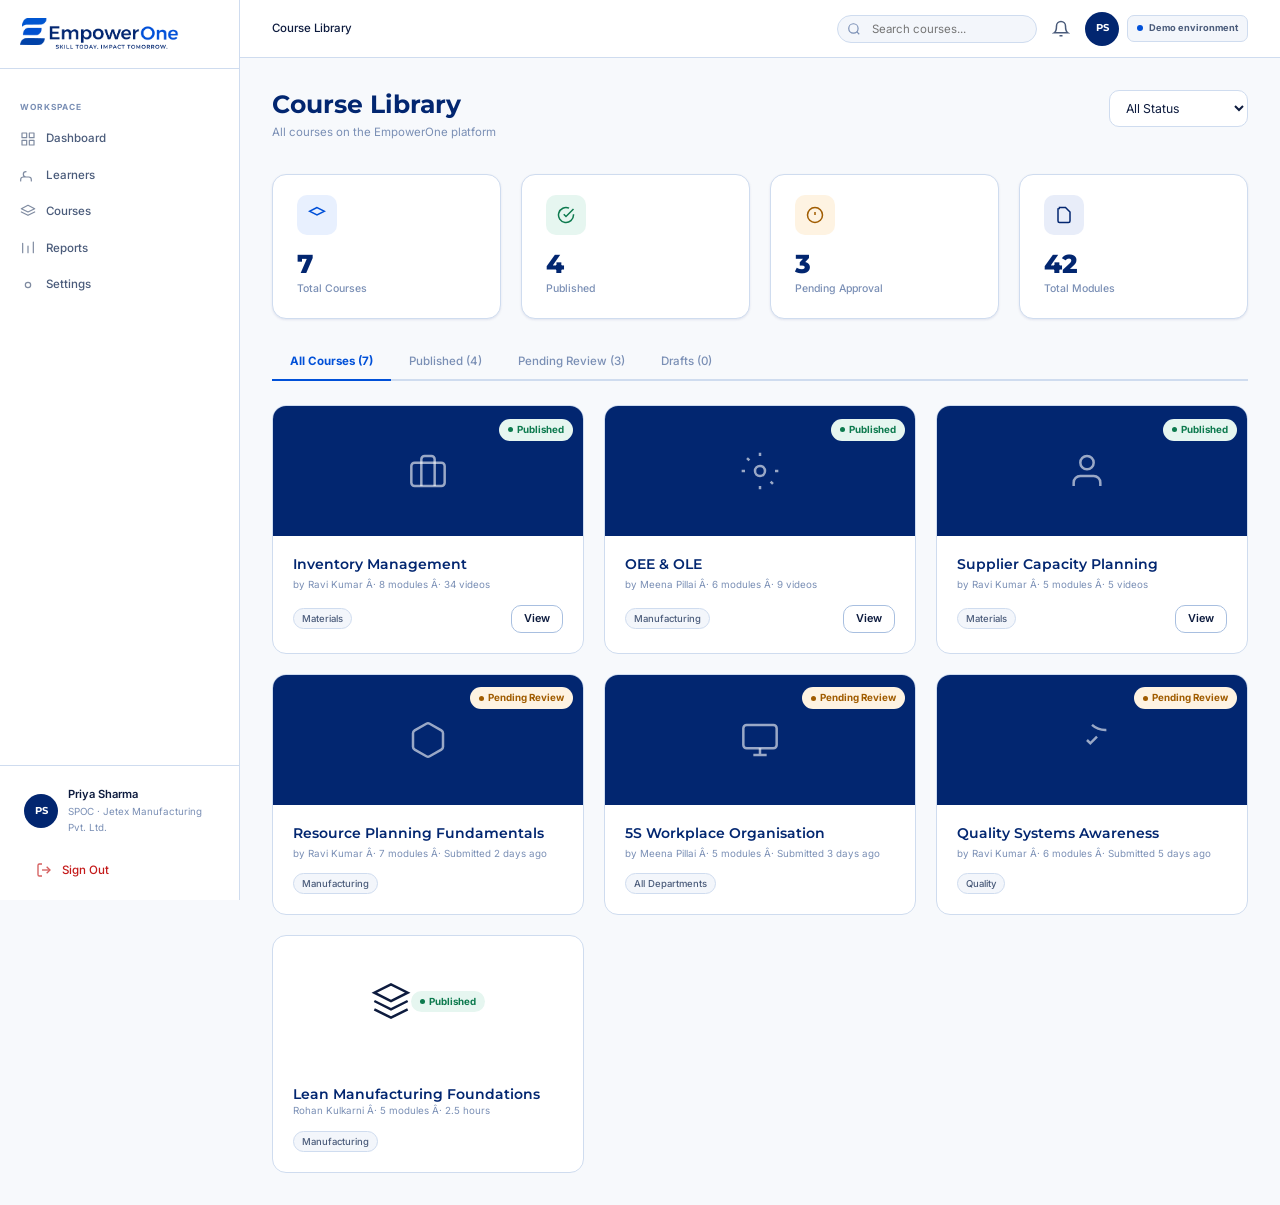
<file: app/course-management.html>
﻿<!DOCTYPE html>
<html lang="en">
<head>
  <meta charset="UTF-8">
  <meta name="viewport" content="width=device-width, initial-scale=1.0">
  <title>Course Management â€” EmpowerOne</title>
  <link rel="stylesheet" href="../styles/app.css">
</head>
<body>
<div class="shell">
  <div class="sidebar">
    <div class="sidebar-logo">
      <img src="../assets/images/empowerone-logo.png" alt="EmpowerOne">
    </div>
    <nav class="snav">
      <a href="super-admin-dashboard.html" class="snav-item">
        <svg viewBox="0 0 24 24" fill="none" stroke="currentColor" stroke-width="2"><rect x="3" y="3" width="7" height="7" rx="1"/><rect x="14" y="3" width="7" height="7" rx="1"/><rect x="3" y="14" width="7" height="7" rx="1"/><rect x="14" y="14" width="7" height="7" rx="1"/></svg>
        <span>Dashboard</span>
      </a>
      <div class="snav-section">Management</div>
      <a href="organisations.html" class="snav-item">
        <svg viewBox="0 0 24 24" fill="none" stroke="currentColor" stroke-width="2"><path d="M3 9l9-7 9 7v11a2 2 0 01-2 2H5a2 2 0 01-2-2z"/></svg>
        <span>Organisations</span>
      </a>
      <a href="course-management.html" class="snav-item active">
        <svg viewBox="0 0 24 24" fill="none" stroke="currentColor" stroke-width="2"><path d="M12 2L2 7l10 5 10-5-10-5zM2 17l10 5 10-5M2 12l10 5 10-5"/></svg>
        <span>Course Library</span>
      </a>
      <a href="course-approval.html" class="snav-item">
        <svg viewBox="0 0 24 24" fill="none" stroke="currentColor" stroke-width="2"><path d="M9 11l3 3L22 4"/><path d="M21 12v7a2 2 0 01-2 2H5a2 2 0 01-2-2V5a2 2 0 012-2h11"/></svg>
        <span>Approvals</span><span class="snav-badge">3</span>
      </a>
      <div class="snav-section">Administration</div>
      <a href="learners.html" class="snav-item"><svg viewBox="0 0 24 24" fill="none" stroke="currentColor" stroke-width="2"><path d="M17 21v-2a4 4 0 00-4-4H5a4 4 0 00-4 4v2"/><circle cx="9" cy="7" r="4"/></svg><span>Learners</span></a>
    </nav>
    <div class="sidebar-foot">
      <div class="suser"><div class="av av-md" style="background:var(--navy)">SA</div><div class="suser-info"><div class="suser-name">Super Admin</div><div class="suser-role">Platform Administrator</div></div></div>
      <a href="login.html" class="snav-item mt2" style="color:var(--danger)"><svg viewBox="0 0 24 24" fill="none" stroke="currentColor" stroke-width="2"><path d="M9 21H5a2 2 0 01-2-2V5a2 2 0 012-2h4"/><polyline points="16 17 21 12 16 7"/><line x1="21" y1="12" x2="9" y2="12"/></svg><span>Sign Out</span></a>
    </div>
  </div>

  <div class="main">
    <div class="topbar">
      <div class="tb-left">
        <div class="breadcrumb"><span class="cur">Course Library</span></div>
      </div>
      <div class="tb-right">
        <div class="tb-search">
          <svg viewBox="0 0 24 24" fill="none" stroke="currentColor" stroke-width="2"><circle cx="11" cy="11" r="8"/><path d="m21 21-4.35-4.35"/></svg>
          <input type="text" placeholder="Search courses...">
        </div>
        <div class="av av-md" style="background:var(--navy);cursor:pointer">SA</div>
      </div>
    </div>

    <div class="page">
      <div class="ph">
        <div class="ph-left">
          <h1>Course Library</h1>
          <p>All courses on the EmpowerOne platform</p>
        </div>
        <div class="ph-right">
          <select class="form-select" id="course-status-filter" onchange="applyCourseFilters()" style="width:auto;min-height:36px">
              <option value="all">All Status</option>
              <option value="published">Published</option>
              <option value="review">Pending Review</option>
              <option value="draft">Draft</option>
              <option value="rejected">Rejected</option>
          </select>
          <a href="content-creator.html?new=1" class="btn btn-primary" data-roles="superadmin,creator">
            <svg width="14" height="14" viewBox="0 0 24 24" fill="none" stroke="currentColor" stroke-width="2"><line x1="12" y1="5" x2="12" y2="19"/><line x1="5" y1="12" x2="19" y2="12"/></svg>
            Create Course
          </a>
        </div>
      </div>

      <!-- STATS -->
      <div class="g4 mb6">
        <div class="kpi"><div class="kpi-icon ki-blue"><svg width="18" height="18" viewBox="0 0 24 24" fill="none" stroke="currentColor" stroke-width="2"><path d="M12 2L2 7l10 5 10-5-10-5z"/></svg></div><div class="kpi-value">6</div><div class="kpi-label">Total Courses</div></div>
        <div class="kpi"><div class="kpi-icon ki-green"><svg width="18" height="18" viewBox="0 0 24 24" fill="none" stroke="currentColor" stroke-width="2"><path d="M22 11.08V12a10 10 0 11-5.93-9.14"/><polyline points="22 4 12 14.01 9 11.01"/></svg></div><div class="kpi-value">3</div><div class="kpi-label">Published</div></div>
        <div class="kpi"><div class="kpi-icon ki-warn"><svg width="18" height="18" viewBox="0 0 24 24" fill="none" stroke="currentColor" stroke-width="2"><circle cx="12" cy="12" r="10"/><line x1="12" y1="8" x2="12" y2="12"/><line x1="12" y1="16" x2="12.01" y2="16"/></svg></div><div class="kpi-value">3</div><div class="kpi-label">Pending Approval</div></div>
        <div class="kpi"><div class="kpi-icon ki-navy"><svg width="18" height="18" viewBox="0 0 24 24" fill="none" stroke="currentColor" stroke-width="2"><path d="M14 2H6a2 2 0 01-2 2v16a2 2 0 002 2h12a2 2 0 002-2V8z"/></svg></div><div class="kpi-value">37</div><div class="kpi-label">Total Modules</div></div>
      </div>

      <!-- TABS -->
      <div class="tabs">
          <div class="tab active" data-filter="all" onclick="switchTab(this,'all')">All Courses (6)</div>
          <div class="tab" data-filter="published" onclick="switchTab(this,'published')">Published (3)</div>
          <div class="tab" data-filter="review" onclick="switchTab(this,'review')">Pending Review (3)</div>
          <div class="tab" data-filter="draft" onclick="switchTab(this,'draft')">Drafts (0)</div>
      </div>

      <!-- COURSE GRID -->
      <div class="g3" id="course-grid">
        <!-- Course 1 -->
        <div class="cc-card" data-status="published">
          <div class="cc-thumb" style="background:linear-gradient(135deg,#022670,#0050D8)">
            <svg width="40" height="40" viewBox="0 0 24 24" fill="none" stroke="rgba(255,255,255,0.6)" stroke-width="1.5"><path d="M20 7H4a2 2 0 00-2 2v10a2 2 0 002 2h16a2 2 0 002-2V9a2 2 0 00-2-2z"/><path d="M16 21V5a2 2 0 00-2-2h-4a2 2 0 00-2 2v16"/></svg>
            <div style="position:absolute;top:10px;right:10px"><span class="badge b-published">Published</span></div>
          </div>
          <div class="cc-card-body">
            <h4 style="margin-bottom:4px">Inventory Management</h4>
            <div class="fs-xs t-tm mb3">by Ravi Kumar Â· 8 modules Â· 34 videos</div>
            <div class="flex aic jcb">
              <span class="tag">Materials</span>
              <div class="flex gap2">
                <button class="btn btn-secondary btn-sm">View</button>
                <button class="btn btn-ghost btn-sm" data-roles="superadmin">Assign</button>
              </div>
            </div>
          </div>
        </div>

        <!-- Course 2 -->
        <div class="cc-card" data-status="published">
          <div class="cc-thumb" style="background:linear-gradient(135deg,#0D4A8C,#1E7FD8)">
            <svg width="40" height="40" viewBox="0 0 24 24" fill="none" stroke="rgba(255,255,255,0.6)" stroke-width="1.5"><circle cx="12" cy="12" r="3"/><path d="M12 1v2M12 21v2M4.22 4.22l1.42 1.42M18.36 18.36l1.42 1.42M1 12h2M21 12h2"/></svg>
            <div style="position:absolute;top:10px;right:10px"><span class="badge b-published">Published</span></div>
          </div>
          <div class="cc-card-body">
            <h4 style="margin-bottom:4px">OEE &amp; OLE</h4>
            <div class="fs-xs t-tm mb3">by Meena Pillai Â· 6 modules Â· 9 videos</div>
            <div class="flex aic jcb">
              <span class="tag">Manufacturing</span>
              <div class="flex gap2">
                <button class="btn btn-secondary btn-sm">View</button>
                <button class="btn btn-ghost btn-sm" data-roles="superadmin">Assign</button>
              </div>
            </div>
          </div>
        </div>

        <!-- Course 3 -->
        <div class="cc-card" data-status="published">
          <div class="cc-thumb" style="background:linear-gradient(135deg,#1A4A7A,#2196C8)">
            <svg width="40" height="40" viewBox="0 0 24 24" fill="none" stroke="rgba(255,255,255,0.6)" stroke-width="1.5"><path d="M17 21v-2a4 4 0 00-4-4H5a4 4 0 00-4 4v2"/><circle cx="9" cy="7" r="4"/></svg>
            <div style="position:absolute;top:10px;right:10px"><span class="badge b-published">Published</span></div>
          </div>
          <div class="cc-card-body">
            <h4 style="margin-bottom:4px">Supplier Capacity Planning</h4>
            <div class="fs-xs t-tm mb3">by Ravi Kumar Â· 5 modules Â· 5 videos</div>
            <div class="flex aic jcb">
              <span class="tag">Materials</span>
              <div class="flex gap2">
                <button class="btn btn-secondary btn-sm">View</button>
                <button class="btn btn-ghost btn-sm" data-roles="superadmin">Assign</button>
              </div>
            </div>
          </div>
        </div>

        <!-- Pending Review 1 -->
        <div class="cc-card" data-status="review">
          <div class="cc-thumb" style="background:linear-gradient(135deg,#2D4A2D,#3D7A3D)">
            <svg width="40" height="40" viewBox="0 0 24 24" fill="none" stroke="rgba(255,255,255,0.6)" stroke-width="1.5"><path d="M21 16V8a2 2 0 00-1-1.73l-7-4a2 2 0 00-2 0l-7 4A2 2 0 003 8v8a2 2 0 001 1.73l7 4a2 2 0 002 0l7-4A2 2 0 0021 16z"/></svg>
            <div style="position:absolute;top:10px;right:10px"><span class="badge b-review">Pending Review</span></div>
          </div>
          <div class="cc-card-body">
            <h4 style="margin-bottom:4px">Resource Planning Fundamentals</h4>
            <div class="fs-xs t-tm mb3">by Ravi Kumar Â· 7 modules Â· Submitted 2 days ago</div>
            <div class="flex aic jcb">
              <span class="tag">Manufacturing</span>
              <div class="flex gap2">
                <a href="course-approval.html" class="btn btn-primary btn-sm" data-roles="superadmin">Review</a>
              </div>
            </div>
          </div>
        </div>

        <!-- Pending Review 2 -->
        <div class="cc-card" data-status="review">
          <div class="cc-thumb" style="background:linear-gradient(135deg,#4A2D4A,#7A3D7A)">
            <svg width="40" height="40" viewBox="0 0 24 24" fill="none" stroke="rgba(255,255,255,0.6)" stroke-width="1.5"><rect x="2" y="3" width="20" height="14" rx="2"/><path d="M8 21h8M12 17v4"/></svg>
            <div style="position:absolute;top:10px;right:10px"><span class="badge b-review">Pending Review</span></div>
          </div>
          <div class="cc-card-body">
            <h4 style="margin-bottom:4px">5S Workplace Organisation</h4>
            <div class="fs-xs t-tm mb3">by Meena Pillai Â· 5 modules Â· Submitted 3 days ago</div>
            <div class="flex aic jcb">
              <span class="tag">All Departments</span>
              <div class="flex gap2">
                <a href="course-approval.html" class="btn btn-primary btn-sm" data-roles="superadmin">Review</a>
              </div>
            </div>
          </div>
        </div>

        <!-- Pending Review 3 -->
        <div class="cc-card" data-status="review">
          <div class="cc-thumb" style="background:linear-gradient(135deg,#4A3D2D,#8B6914)">
            <svg width="40" height="40" viewBox="0 0 24 24" fill="none" stroke="rgba(255,255,255,0.6)" stroke-width="1.5"><path d="M9 12l2 2 4-4m5.618-4.016A11.955 11.955 0 0112 2.944"/></svg>
            <div style="position:absolute;top:10px;right:10px"><span class="badge b-review">Pending Review</span></div>
          </div>
          <div class="cc-card-body">
            <h4 style="margin-bottom:4px">Quality Systems Awareness</h4>
            <div class="fs-xs t-tm mb3">by Ravi Kumar Â· 6 modules Â· Submitted 5 days ago</div>
            <div class="flex aic jcb">
              <span class="tag">Quality</span>
              <div class="flex gap2">
                <a href="course-approval.html" class="btn btn-primary btn-sm" data-roles="superadmin">Review</a>
              </div>
            </div>
          </div>
        </div>
      </div>
    </div>
  </div>
</div>

<!-- Assign Modal -->
<div class="modal-overlay" id="assign-modal" style="display:none" onclick="closeAssign(event)">
  <div class="modal">
    <div class="modal-header">
      <h3>Assign Course to Organisations</h3>
      <button class="btn btn-ghost btn-sm" onclick="document.getElementById('assign-modal').style.display='none'">âœ•</button>
    </div>
    <div class="modal-body">
      <p class="mb4">Select which organisations should have access to <strong id="assign-course-name">this course</strong>. Learners added to these organisations will automatically receive this course.</p>
      <div id="assign-org-list" style="display:flex;flex-direction:column;gap:10px">
        <label class="assign-org-option" style="display:flex;align-items:center;gap:10px;padding:12px;background:var(--surface);border:1px solid var(--border);border-radius:var(--rad);cursor:pointer">
          <input type="checkbox" data-organisation-id="jetex" style="width:16px;height:16px;accent-color:var(--blue)">
          <div><div class="fw6 fs-sm">Jetex Manufacturing Pvt. Ltd.</div><div class="fs-xs t-tm">147 learners Â· 200 licences</div></div>
        </label>
        <label class="assign-org-option" style="display:flex;align-items:center;gap:10px;padding:12px;background:var(--surface);border:1px solid var(--border);border-radius:var(--rad);cursor:pointer">
          <input type="checkbox" data-organisation-id="abc-auto" style="width:16px;height:16px;accent-color:var(--blue)">
          <div><div class="fw6 fs-sm">ABC Auto Components</div><div class="fs-xs t-tm">86 learners Â· 120 licences</div></div>
        </label>
        <label class="assign-org-option" style="display:flex;align-items:center;gap:10px;padding:12px;background:var(--surface);border:1px solid var(--border);border-radius:var(--rad);cursor:pointer">
          <input type="checkbox" data-organisation-id="shakti" style="width:16px;height:16px;accent-color:var(--blue)">
          <div><div class="fw6 fs-sm">Shakti Precision Systems</div><div class="fs-xs t-tm">63 learners Â· 100 licences</div></div>
        </label>
        <label class="assign-org-option" style="display:flex;align-items:center;gap:10px;padding:12px;background:var(--surface);border:1px solid var(--border);border-radius:var(--rad);cursor:pointer">
          <input type="checkbox" data-organisation-id="nova" style="width:16px;height:16px;accent-color:var(--blue)">
          <div><div class="fw6 fs-sm">Nova Industrial Works</div><div class="fs-xs t-tm">Onboarding Â· 80 licences</div></div>
        </label>
      </div>
    </div>
    <div class="modal-footer">
      <button class="btn btn-secondary" onclick="document.getElementById('assign-modal').style.display='none'">Cancel</button>
      <button class="btn btn-primary" onclick="saveCourseAssignment()">Save Assignment</button>
    </div>
  </div>
</div>

<script src="../js/demo-store.js"></script>
<script>
let activeCourseFilter = 'all';
function switchTab(el, status) {
  document.querySelectorAll('.tab').forEach(t => t.classList.remove('active'));
  el.classList.add('active');
  activeCourseFilter = status;
  document.getElementById('course-status-filter').value = status;
  applyCourseFilters();
}
function applyCourseFilters() {
  const statusFilter = document.getElementById('course-status-filter').value;
  const query = document.querySelector('.tb-search input').value.trim().toLowerCase();
  document.querySelectorAll('.tabs .tab').forEach(tab => tab.classList.toggle('active', tab.dataset.filter === statusFilter));
  document.querySelectorAll('#course-grid .cc-card').forEach(card => {
    const matchesStatus = statusFilter === 'all' || card.dataset.status === statusFilter;
    const matchesText = !query || card.textContent.toLowerCase().includes(query);
    card.hidden = !matchesStatus || !matchesText;
  });
}
function openAssignModal(name, courseIdOverride = '') {
  document.getElementById('assign-course-name').textContent = name;
  const courseId = courseIdOverride || EmpowerOneData.courseIdForTitle(name);
  document.getElementById('assign-modal').dataset.courseId = courseId;
  const list=document.getElementById('assign-org-list');list.replaceChildren();
  EmpowerOneData.getSnapshot().organisations.forEach(org=>{
    const label=document.createElement('label');label.className='assign-org-option';label.style.cssText='display:flex;align-items:center;gap:10px;padding:12px;background:var(--surface);border:1px solid var(--border);border-radius:var(--rad);cursor:pointer';
    const checkbox=document.createElement('input');checkbox.type='checkbox';checkbox.dataset.organisationId=org.id;checkbox.checked=org.courseIds.includes(courseId);checkbox.style.cssText='width:16px;height:16px;accent-color:var(--blue)';
    const content=document.createElement('div');const title=document.createElement('div');title.className='fw6 fs-sm';title.textContent=org.name;const meta=document.createElement('div');meta.className='fs-xs t-tm';meta.textContent=`${org.activeLearners} learners Â· ${org.licenceLimit} licences Â· ${org.status}`;content.append(title,meta);label.append(checkbox,content);list.appendChild(label);
  });
  document.getElementById('assign-modal').style.display = 'flex';
}
function saveCourseAssignment() {
  const courseId = document.getElementById('assign-modal').dataset.courseId;
  const organisationIds = [...document.querySelectorAll('.assign-org-option input:checked')].map(input => input.dataset.organisationId);
  try {
    EmpowerOneData.assignCourses(courseId, organisationIds);
    document.getElementById('assign-modal').style.display = 'none';
    showCourseToast('Assignment saved. Learners added later receive this course automatically.');
  } catch (error) {
    showCourseToast(error.message);
  }
}
function showCourseToast(message) {
  let toast = document.getElementById('course-toast');
  if (!toast) {
    toast = document.createElement('div');
    toast.id = 'course-toast';
    toast.className = 'app-toast';
    toast.setAttribute('role', 'status');
    document.body.appendChild(toast);
  }
  toast.textContent = message;
  toast.classList.add('show');
  clearTimeout(window.courseToastTimer);
  window.courseToastTimer = setTimeout(() => toast.classList.remove('show'), 3200);
}
function closeAssign(e) {
  if (e.target === document.getElementById('assign-modal')) document.getElementById('assign-modal').style.display = 'none';
}
function renderSavedCourses() {
  const state=EmpowerOneData.getSnapshot();
  const grid=document.getElementById('course-grid');
  const existingTitles=new Set([...grid.querySelectorAll('.cc-card h4')].map(item=>EmpowerOneData.courseIdForTitle(item.textContent)));
  const statusKey=status=>status==='Published'?'published':status==='In Review'?'review':status==='Rejected'?'rejected':'draft';
  state.courses.forEach(course=>{
    const key=statusKey(course.status);
    if(existingTitles.has(course.id)){
      const card=[...grid.querySelectorAll('.cc-card')].find(item=>EmpowerOneData.courseIdForTitle(item.querySelector('h4')?.textContent||'')===course.id);
      if(card){card.dataset.courseId=course.id;card.dataset.status=key;const badge=card.querySelector('.badge');if(badge){badge.textContent=course.status==='In Review'?'Pending Review':course.status;badge.className=`badge ${course.status==='Published'?'b-published':course.status==='In Review'?'b-review':course.status==='Rejected'?'b-rejected':'b-draft'}`;}}
      return;
    }
    const card=document.createElement('article');card.className='cc-card';card.dataset.courseId=course.id;card.dataset.status=key;
    const thumb=document.createElement('div');thumb.className='cc-thumb';thumb.innerHTML='<svg width="40" height="40" viewBox="0 0 24 24" fill="none" stroke="currentColor" stroke-width="1.5" aria-hidden="true"><path d="M12 2 2 7l10 5 10-5-10-5Zm-10 10 10 5 10-5M2 17l10 5 10-5"/></svg>';
    const status=document.createElement('span');status.className=`badge ${course.status==='Published'?'b-published':course.status==='In Review'?'b-review':course.status==='Rejected'?'b-rejected':'b-draft'}`;status.textContent=course.status;thumb.appendChild(status);
    const body=document.createElement('div');body.className='cc-card-body';const title=document.createElement('h4');title.textContent=course.title;const meta=document.createElement('p');meta.className='fs-xs t-tm mb3';meta.textContent=`${course.creator||'Content Creator'} Â· ${course.moduleCount||0} modules Â· ${course.duration||'Duration not set'}`;const actions=document.createElement('div');actions.className='flex aic jcb';const tag=document.createElement('span');tag.className='tag';tag.textContent=course.department||'All Departments';actions.appendChild(tag);
    if(course.status==='In Review'){const review=document.createElement('a');review.className='btn btn-primary btn-sm';review.href='course-approval.html';review.textContent='Review';review.hidden=EmpowerOneData.currentRole()!=='superadmin';actions.appendChild(review);} else if(course.status==='Published'){const assign=document.createElement('button');assign.className='btn btn-secondary btn-sm';assign.type='button';assign.dataset.roles='superadmin';assign.hidden=EmpowerOneData.currentRole()!=='superadmin';assign.textContent='Assign';assign.addEventListener('click',()=>openAssignModal(course.title));actions.appendChild(assign);} else {const edit=document.createElement('a');edit.className='btn btn-secondary btn-sm';edit.href='content-creator.html';edit.hidden=EmpowerOneData.currentRole()!=='creator';edit.textContent='Continue editing';actions.appendChild(edit);}
      if(course.status==='In Review'){const review=document.createElement('a');review.className='btn btn-primary btn-sm';review.href=`course-approval.html?course=${encodeURIComponent(course.id)}`;review.textContent='Review';review.hidden=EmpowerOneData.currentRole()!=='superadmin';actions.appendChild(review);} else if(course.status==='Published'){const assign=document.createElement('button');assign.className='btn btn-secondary btn-sm';assign.type='button';assign.dataset.roles='superadmin';assign.hidden=EmpowerOneData.currentRole()!=='superadmin';assign.textContent='Assign';assign.addEventListener('click',()=>openAssignModal(course.title,course.id));actions.appendChild(assign);} else {const edit=document.createElement('a');edit.className='btn btn-secondary btn-sm';edit.href='content-creator.html';edit.hidden=EmpowerOneData.currentRole()!=='creator';edit.textContent='Continue editing';actions.appendChild(edit);}
    body.append(title,meta,actions);card.append(thumb,body);grid.appendChild(card);
  });
  const courses=state.courses;
  const counts={all:courses.length,published:courses.filter(c=>c.status==='Published').length,review:courses.filter(c=>c.status==='In Review').length,draft:courses.filter(c=>c.status==='Draft').length};
  document.querySelectorAll('.tabs .tab').forEach(tab=>{const key=tab.dataset.filter;const label=key==='all'?'All Courses':key==='review'?'Pending Review':key==='draft'?'Drafts':'Published';tab.textContent=`${label} (${counts[key]||0})`;});
  document.querySelectorAll('.g4 .kpi-value').forEach((node,index)=>{node.textContent=[courses.length,counts.published,counts.review,courses.reduce((sum,c)=>sum+(c.moduleCount||0),0)][index];});
  grid.querySelectorAll('.cc-card').forEach(card=>{
    const title=card.querySelector('h4')?.textContent.trim();
    const view=[...card.querySelectorAll('button')].find(button=>button.textContent.trim()==='View');
    if(view&&!view.dataset.wired){view.dataset.wired='true';view.addEventListener('click',()=>openCoursePreview(title));}
    const assign=[...card.querySelectorAll('button')].find(button=>button.textContent.trim()==='Assign');
    if(assign&&!assign.dataset.wired){assign.dataset.wired='true';assign.dataset.roles='superadmin';assign.hidden=EmpowerOneData.currentRole()!=='superadmin';assign.addEventListener('click',event=>{event.stopPropagation();openAssignModal(title);});}
    if(assign&&!assign.dataset.wired){assign.dataset.wired='true';assign.dataset.roles='superadmin';assign.hidden=EmpowerOneData.currentRole()!=='superadmin';assign.addEventListener('click',event=>{event.stopPropagation();openAssignModal(title,card.dataset.courseId||'');});}
  });
}
function openCoursePreview(title) {
  const course=EmpowerOneData.getCourse(EmpowerOneData.courseIdForTitle(title));
  if(!course){showCourseToast('Course record is unavailable in this demo.');return;}
  let dialog=document.getElementById('course-preview-dialog');
  if(!dialog){dialog=document.createElement('div');dialog.id='course-preview-dialog';dialog.className='modal-overlay';dialog.innerHTML='<section class="modal" role="dialog" aria-modal="true" aria-labelledby="course-preview-title"><header class="modal-header"><h2 id="course-preview-title"></h2><button class="btn btn-ghost btn-sm" type="button" aria-label="Close course preview">Ã—</button></header><div class="modal-body"><p class="preview-description"></p><div class="flex gap2 fw mt4 preview-meta"></div><h3 class="mt6 mb3">Course structure</h3><div class="preview-modules"></div></div><footer class="modal-footer"><button class="btn btn-secondary" type="button">Close</button></footer></section>';document.body.appendChild(dialog);dialog.addEventListener('click',event=>{if(event.target===dialog||event.target.closest('button'))dialog.style.display='none';});}
  dialog.querySelector('#course-preview-title').textContent=course.title;
  dialog.querySelector('.preview-description').textContent=course.description||'Course information and learning structure.';
  dialog.querySelector('.preview-meta').innerHTML='';
  [course.department,`${course.moduleCount||0} modules`,course.duration,course.status].filter(Boolean).forEach(text=>{const tag=document.createElement('span');tag.className='tag';tag.textContent=text;dialog.querySelector('.preview-meta').appendChild(tag);});
  const modules=dialog.querySelector('.preview-modules');modules.replaceChildren();
  (course.modules||[]).forEach((module,index)=>{const row=document.createElement('div');row.className='module-item';row.textContent=`${String(index+1).padStart(2,'0')} Â· ${module.title} Â· ${module.items?.length||0} content items`;modules.appendChild(row);});
  if(!course.modules?.length){const note=document.createElement('p');note.className='fs-sm t-tm';note.textContent='Detailed module content is being maintained by the course creator.';modules.appendChild(note);}
  dialog.style.display='flex';
}
document.querySelector('.tb-search input').addEventListener('input', applyCourseFilters);
renderSavedCourses();
applyCourseFilters();
</script>
</body>
</html>
</file>
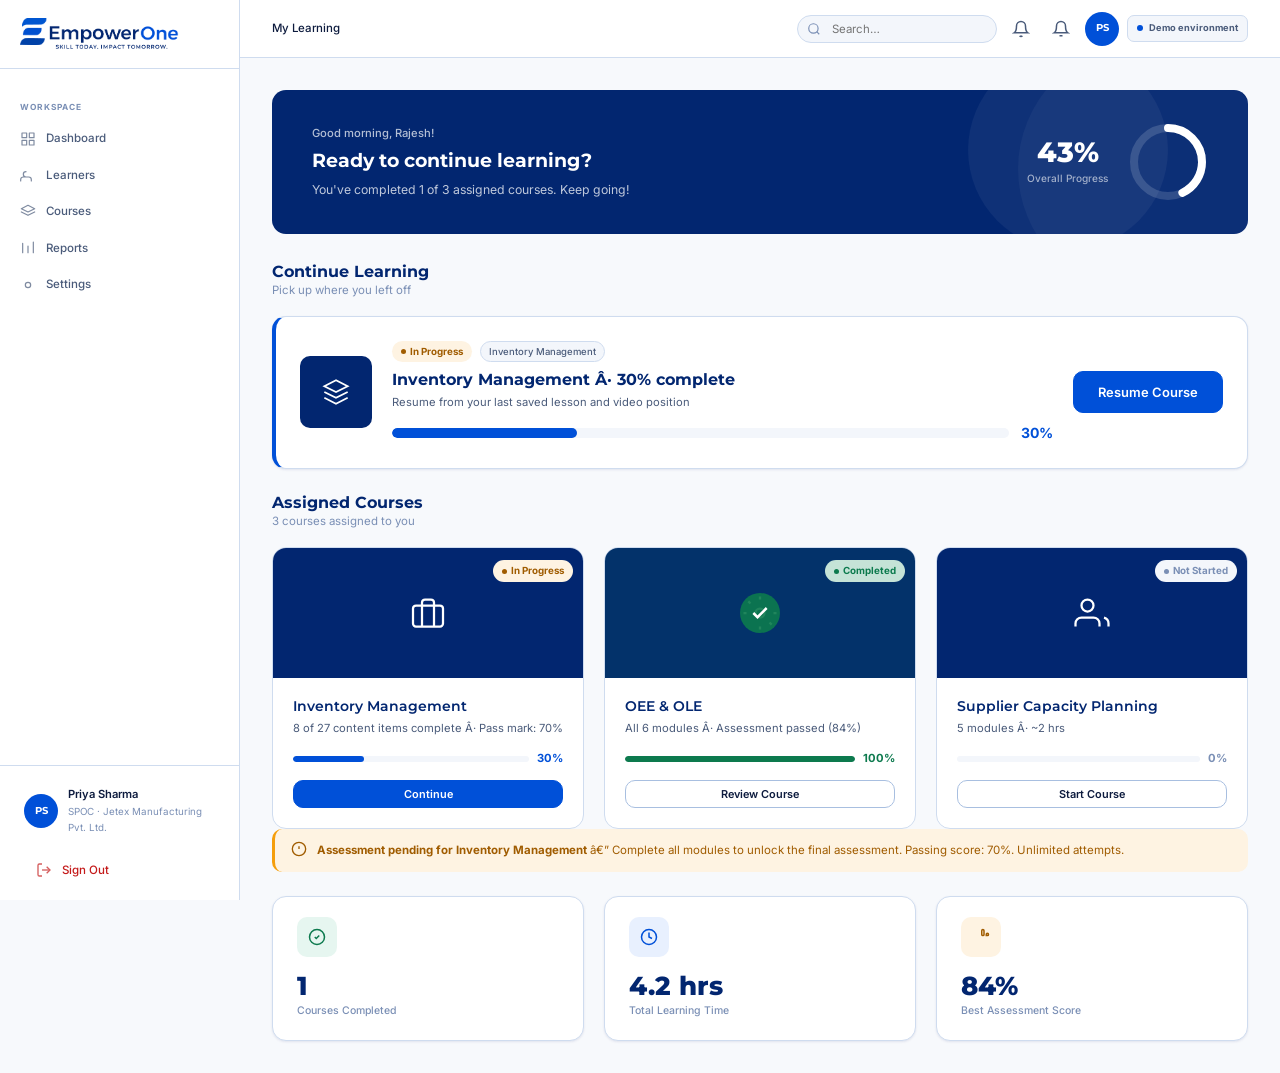
<file: app/learner-dashboard.html>
﻿<!DOCTYPE html>
<html lang="en">
<head>
  <meta charset="UTF-8">
  <meta name="viewport" content="width=device-width, initial-scale=1.0">
  <title>Learner Dashboard â€” EmpowerOne</title>
  <link rel="stylesheet" href="../styles/app.css">
  <style>.alert[hidden]{display:none!important}</style>
</head>
<body>
<div class="shell">
  <!-- SIDEBAR -->
  <div class="sidebar">
    <div class="sidebar-logo">
      <img src="../assets/images/empowerone-logo.png" alt="EmpowerOne">
    </div>
    <nav class="snav">
      <a href="learner-dashboard.html" class="snav-item active">
        <svg viewBox="0 0 24 24" fill="none" stroke="currentColor" stroke-width="2"><rect x="3" y="3" width="7" height="7" rx="1"/><rect x="14" y="3" width="7" height="7" rx="1"/><rect x="3" y="14" width="7" height="7" rx="1"/><rect x="14" y="14" width="7" height="7" rx="1"/></svg>
        <span>My Learning</span>
      </a>
      <a href="learner-dashboard.html#assigned-courses" class="snav-item">
        <svg viewBox="0 0 24 24" fill="none" stroke="currentColor" stroke-width="2"><path d="M12 2L2 7l10 5 10-5-10-5zM2 17l10 5 10-5M2 12l10 5 10-5"/></svg>
        <span>All Courses</span>
      </a>
      <a href="learner-dashboard.html#completed-courses" class="snav-item">
        <svg viewBox="0 0 24 24" fill="none" stroke="currentColor" stroke-width="2"><path d="M9 12l2 2 4-4"/><circle cx="12" cy="12" r="10"/></svg>
        <span>Completed</span>
      </a>
      <a href="settings.html" class="snav-item">
        <svg viewBox="0 0 24 24" fill="none" stroke="currentColor" stroke-width="2"><circle cx="12" cy="12" r="3"/><path d="M19.07 4.93a10 10 0 010 14.14M4.93 4.93a10 10 0 000 14.14"/></svg>
        <span>Profile</span>
      </a>
    </nav>
    <div class="sidebar-foot">
      <div class="suser">
        <div class="av av-md" style="background:#0050D8">RK</div>
        <div class="suser-info">
          <div class="suser-name">Rajesh Kumar</div>
          <div class="suser-role">Line Operator Â· Manufacturing</div>
        </div>
      </div>
      <a href="login.html" class="snav-item mt2" style="color:var(--danger)">
        <svg viewBox="0 0 24 24" fill="none" stroke="currentColor" stroke-width="2"><path d="M9 21H5a2 2 0 01-2-2V5a2 2 0 012-2h4"/><polyline points="16 17 21 12 16 7"/><line x1="21" y1="12" x2="9" y2="12"/></svg>
        <span>Sign Out</span>
      </a>
    </div>
  </div>

  <div class="main">
    <div class="topbar">
      <div class="tb-left">
        <div class="breadcrumb"><span class="cur">My Learning</span></div>
      </div>
      <div class="tb-right">
        <button class="icon-btn">
          <svg width="18" height="18" viewBox="0 0 24 24" fill="none" stroke="currentColor" stroke-width="2"><path d="M18 8A6 6 0 006 8c0 7-3 9-3 9h18s-3-2-3-9"/><path d="M13.73 21a2 2 0 01-3.46 0"/></svg>
        </button>
        <div class="av av-md" style="background:#0050D8;cursor:pointer">RK</div>
      </div>
    </div>

    <div class="page">
      <!-- WELCOME BANNER -->
      <div style="background:linear-gradient(135deg,#022670 0%,#0050D8 100%);border-radius:var(--rad-lg);padding:32px 40px;margin-bottom:28px;display:flex;align-items:center;justify-content:space-between;position:relative;overflow:hidden">
        <div style="position:absolute;top:-40px;right:80px;width:200px;height:200px;border-radius:50%;background:rgba(255,255,255,.05)"></div>
        <div style="position:absolute;bottom:-60px;right:-20px;width:250px;height:250px;border-radius:50%;background:rgba(255,255,255,.04)"></div>
        <div style="position:relative;z-index:1">
          <p style="color:rgba(255,255,255,.7);font-size:.8rem;font-weight:500;margin-bottom:6px">Good morning, Rajesh!</p>
          <h2 style="color:#fff;margin-bottom:8px;font-size:1.375rem">Ready to continue learning?</h2>
          <p id="learner-course-summary" style="color:rgba(255,255,255,.75);font-size:.875rem;margin:0">You've completed 2 of 3 assigned courses. Keep going!</p>
        </div>
        <div style="position:relative;z-index:1;display:flex;gap:20px;align-items:center">
          <div style="text-align:center">
            <div id="learner-overall-progress" style="font-family:'Montserrat',sans-serif;font-size:2rem;font-weight:800;color:#fff;line-height:1">67%</div>
            <div style="font-size:.72rem;color:rgba(255,255,255,.6);font-weight:500;margin-top:4px">Overall Progress</div>
          </div>
          <div style="width:80px;height:80px;position:relative">
            <svg class="welcome-progress-ring" viewBox="0 0 80 80">
              <circle cx="40" cy="40" r="34" fill="none" stroke="rgba(255,255,255,.15)" stroke-width="8"/>
              <circle cx="40" cy="40" r="34" fill="none" stroke="#fff" stroke-width="8" stroke-dasharray="213.6" stroke-dashoffset="70.5" stroke-linecap="round" transform="rotate(-90 40 40)"/>
            </svg>
          </div>
        </div>
      </div>

      <!-- CONTINUE LEARNING -->
      <div class="ph" id="assigned-courses" style="margin-bottom:16px">
        <div class="ph-left">
          <h2 style="font-size:1.15rem">Continue Learning</h2>
          <p>Pick up where you left off</p>
        </div>
      </div>

      <!-- CURRENT COURSE CARD (big) -->
      <div class="card mb6 resume-course-card" style="border-left:4px solid var(--blue)">
        <div style="display:flex;align-items:center;gap:20px">
          <div style="width:72px;height:72px;border-radius:var(--rad);background:linear-gradient(135deg,#022670,#0050D8);display:flex;align-items:center;justify-content:center;flex-shrink:0">
            <svg width="28" height="28" viewBox="0 0 24 24" fill="none" stroke="white" stroke-width="1.5"><path d="M12 2L2 7l10 5 10-5-10-5zM2 17l10 5 10-5M2 12l10 5 10-5"/></svg>
          </div>
          <div class="f1">
            <div class="flex aic gap2 mb2">
              <span class="badge b-inprogress">In Progress</span>
              <span class="tag">Inventory Management</span>
            </div>
            <h3 style="margin-bottom:4px">Module 3: Cycle Counting Techniques</h3>
            <p style="font-size:.8rem;margin-bottom:10px">Last watched: Lesson 3.2 â€” ABC Analysis in Inventory Control</p>
            <div class="flex aic gap3">
              <div class="pbar f1 pbar-lg"><div class="pfill" style="width:60%"></div></div>
              <span class="fw7 t-blue">60%</span>
            </div>
          </div>
          <a href="learning-screen.html" class="btn btn-primary btn-lg">Resume Course</a>
        </div>
      </div>

      <!-- ALL ASSIGNED COURSES -->
      <div class="ph" style="margin-bottom:16px">
        <div class="ph-left">
          <h2 style="font-size:1.15rem">Assigned Courses</h2>
          <p>3 courses assigned to you</p>
        </div>
      </div>

      <div class="g3 mb8">
        <!-- Course 1 â€” In Progress -->
        <div class="cc-card" onclick="window.location.href='learning-screen.html'">
          <div class="cc-thumb" style="background:linear-gradient(135deg,#022670,#0050D8)">
            <svg width="36" height="36" viewBox="0 0 24 24" fill="none" stroke="white" stroke-width="1.5"><path d="M20 7H4a2 2 0 00-2 2v10a2 2 0 002 2h16a2 2 0 002-2V9a2 2 0 00-2-2z"/><path d="M16 21V5a2 2 0 00-2-2h-4a2 2 0 00-2 2v16"/></svg>
            <div style="position:absolute;top:10px;right:10px"><span class="badge b-inprogress">In Progress</span></div>
          </div>
          <div class="cc-card-body">
            <h4 style="margin-bottom:6px">Inventory Management</h4>
            <p style="font-size:.8rem;margin-bottom:12px">Module 3 of 8 Â· 12 min left this module</p>
            <div class="flex aic gap2">
              <div class="pbar f1"><div class="pfill" style="width:60%"></div></div>
              <span class="fw7 t-blue" style="font-size:.8rem">60%</span>
            </div>
            <button class="btn btn-primary btn-sm" style="width:100%;margin-top:12px">Continue</button>
          </div>
        </div>

        <!-- Course 2 â€” Completed -->
        <div class="cc-card" id="completed-courses" onclick="window.location.href='learning-screen.html'">
          <div class="cc-thumb" style="background:linear-gradient(135deg,#0D4A8C,#1E7FD8)">
            <svg width="36" height="36" viewBox="0 0 24 24" fill="none" stroke="white" stroke-width="1.5"><circle cx="12" cy="12" r="3"/><path d="M12 1v2M12 21v2M4.22 4.22l1.42 1.42M18.36 18.36l1.42 1.42M1 12h2M21 12h2"/></svg>
            <div style="position:absolute;top:10px;right:10px"><span class="badge b-completed">Completed</span></div>
            <!-- Completion check overlay -->
            <div style="position:absolute;inset:0;background:rgba(13,122,78,.15);display:flex;align-items:center;justify-content:center">
              <div style="width:40px;height:40px;border-radius:50%;background:rgba(13,122,78,.9);display:flex;align-items:center;justify-content:center">
                <svg width="20" height="20" viewBox="0 0 24 24" fill="none" stroke="white" stroke-width="3"><path d="M20 6L9 17l-5-5"/></svg>
              </div>
            </div>
          </div>
          <div class="cc-card-body">
            <h4 style="margin-bottom:6px">OEE &amp; OLE</h4>
            <p style="font-size:.8rem;margin-bottom:12px">All 6 modules Â· Assessment passed (84%)</p>
            <div class="flex aic gap2">
              <div class="pbar f1"><div class="pfill green" style="width:100%"></div></div>
              <span class="fw7 t-success" style="font-size:.8rem">100%</span>
            </div>
            <button class="btn btn-secondary btn-sm" style="width:100%;margin-top:12px">Review Course</button>
          </div>
        </div>

        <!-- Course 3 â€” Not Started -->
        <div class="cc-card" onclick="window.location.href='learning-screen.html'">
          <div class="cc-thumb" style="background:linear-gradient(135deg,#1A4A7A,#2196C8)">
            <svg width="36" height="36" viewBox="0 0 24 24" fill="none" stroke="white" stroke-width="1.5"><path d="M17 21v-2a4 4 0 00-4-4H5a4 4 0 00-4 4v2"/><circle cx="9" cy="7" r="4"/><path d="M23 21v-2a4 4 0 00-3-3.87"/></svg>
            <div style="position:absolute;top:10px;right:10px"><span class="badge b-notstarted">Not Started</span></div>
          </div>
          <div class="cc-card-body">
            <h4 style="margin-bottom:6px">Supplier Capacity Planning</h4>
            <p style="font-size:.8rem;margin-bottom:12px">5 modules Â· ~2 hrs</p>
            <div class="flex aic gap2">
              <div class="pbar f1"><div class="pfill" style="width:0%"></div></div>
              <span class="fw7 t-tm" style="font-size:.8rem">0%</span>
            </div>
            <button class="btn btn-secondary btn-sm" style="width:100%;margin-top:12px">Start Course</button>
          </div>
        </div>
      </div>

      <!-- ASSESSMENT REMINDER -->
      <div class="alert alert-warn mb6" id="assessment-reminder">
        <svg width="16" height="16" viewBox="0 0 24 24" fill="none" stroke="currentColor" stroke-width="2"><circle cx="12" cy="12" r="10"/><line x1="12" y1="8" x2="12" y2="12"/><line x1="12" y1="16" x2="12.01" y2="16"/></svg>
        <div>
          <strong>Assessment pending for Inventory Management</strong> â€” Complete all modules to unlock the final assessment. Passing score: 70%. Unlimited attempts.
        </div>
      </div>

      <!-- STATS -->
      <div class="g3">
        <div class="kpi">
          <div class="kpi-icon ki-green">
            <svg width="18" height="18" viewBox="0 0 24 24" fill="none" stroke="currentColor" stroke-width="2"><path d="M9 12l2 2 4-4"/><circle cx="12" cy="12" r="10"/></svg>
          </div>
          <div class="kpi-value" id="learner-completed-courses">1</div>
          <div class="kpi-label">Courses Completed</div>
        </div>
        <div class="kpi">
          <div class="kpi-icon ki-blue">
            <svg width="18" height="18" viewBox="0 0 24 24" fill="none" stroke="currentColor" stroke-width="2"><circle cx="12" cy="12" r="10"/><path d="M12 6v6l4 2"/></svg>
          </div>
          <div class="kpi-value">4.2 hrs</div>
          <div class="kpi-label">Total Learning Time</div>
        </div>
        <div class="kpi">
          <div class="kpi-icon ki-warn">
            <svg width="18" height="18" viewBox="0 0 24 24" fill="none" stroke="currentColor" stroke-width="2"><path d="M14.5 10c-.83 0-1.5-.67-1.5-1.5v-5c0-.83.67-1.5 1.5-1.5s1.5.67 1.5 1.5v5c0 .83-.67 1.5-1.5 1.5z"/><path d="M20.5 10H19V8.5c0-.83.67-1.5 1.5-1.5s1.5.67 1.5 1.5-.67 1.5-1.5 1.5z"/></svg>
          </div>
          <div class="kpi-value" id="learner-best-score">84%</div>
          <div class="kpi-label">Best Assessment Score</div>
        </div>
      </div>
    </div>
  </div>
</div>
<script src="../js/demo-store.js"></script>
<script>
(() => {
  const learnerId = sessionStorage.getItem('empowerone.demoUserId') || 'user-learner';
  let state = {};
  try { state = JSON.parse(localStorage.getItem(`empowerone.inventory.learning.${learnerId}`) || '{}'); } catch (error) { state = {}; }
  const completed = Array.isArray(state.completed) ? state.completed.length : 8;
  const inventoryProgress = Math.min(100, Math.round(completed / 27 * 100));
  const inventoryPassed = completed >= 27 && state.assessmentPassed === true;
  const completionCount = 1 + (inventoryPassed ? 1 : 0);
  const overall = Math.round((inventoryProgress + 100) / 3);
  const progressText = document.getElementById('learner-overall-progress');
  progressText.textContent = overall + '%';
  document.querySelector('.welcome-progress-ring circle:last-child')?.setAttribute('stroke-dashoffset', (213.6 - 213.6 * overall / 100).toFixed(1));
  document.getElementById('learner-course-summary').textContent = `You've completed ${completionCount} of 3 assigned courses. Keep going!`;
  document.getElementById('learner-completed-courses').textContent = completionCount;
  document.getElementById('learner-best-score').textContent = (state.bestScore || 84) + '%';
  const cards = document.querySelectorAll('.cc-card');
  if (cards[0]) {
    cards[0].querySelector('.pfill').style.width = inventoryProgress + '%';
    cards[0].querySelector('.fw7').textContent = inventoryProgress + '%';
    cards[0].querySelector('.cc-card-body p').textContent = inventoryPassed ? 'All 8 modules Â· Assessment passed (' + state.bestScore + '%)' : `${completed} of 27 content items complete Â· Pass mark: 70%`;
    cards[0].querySelector('.badge').textContent = inventoryPassed ? 'Completed' : inventoryProgress ? 'In Progress' : 'Not Started';
    cards[0].querySelector('.badge').className = 'badge ' + (inventoryPassed ? 'b-completed' : inventoryProgress ? 'b-inprogress' : 'b-notstarted');
    cards[0].querySelector('.btn').textContent = inventoryPassed ? 'Review Course' : inventoryProgress ? 'Continue' : 'Start Course';
  }
  const resume = document.querySelector('.card.mb6');
  if (resume) {
    resume.querySelector('.pfill').style.width = inventoryProgress + '%';
    resume.querySelector('.fw7').textContent = inventoryProgress + '%';
    resume.querySelector('h3').textContent = inventoryPassed ? 'Inventory Management Â· Completed' : `Inventory Management Â· ${inventoryProgress}% complete`;
    resume.querySelector('p').textContent = inventoryPassed ? `Assessment passed (${state.bestScore}%) Â· Course complete` : 'Resume from your last saved lesson and video position';
    resume.querySelector('a').textContent = inventoryPassed ? 'Review Course' : 'Resume Course';
  }
  const reminder = document.getElementById('assessment-reminder');
  if (reminder) {
    if (inventoryPassed) reminder.hidden = true;
    else if (completed >= 27) reminder.querySelector('div strong').textContent = 'Final assessment ready for Inventory Management';
  }
})();
</script>
</body>
</html>
</file>
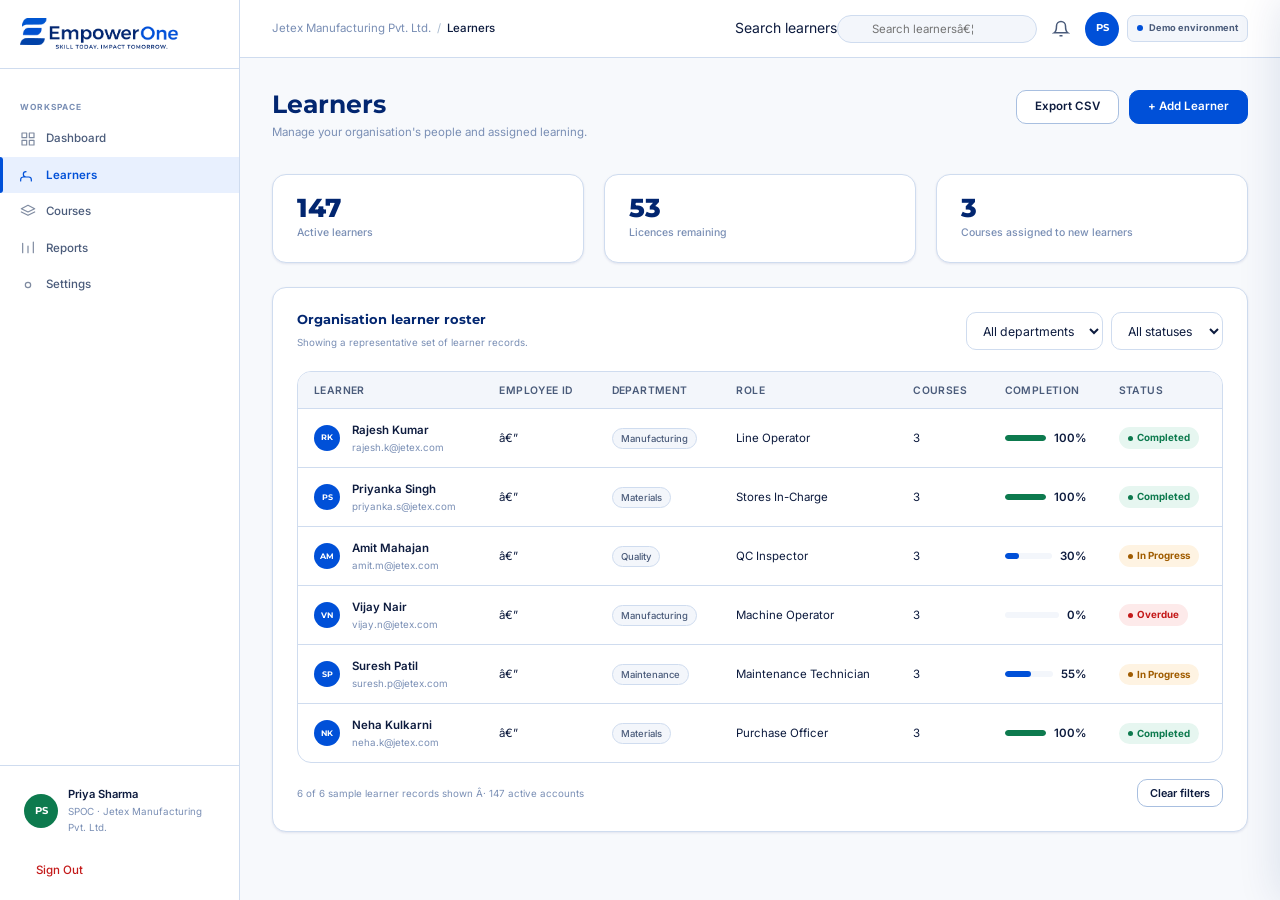
<file: app/learners.html>
﻿<!DOCTYPE html>
<html lang="en">
<head>
  <meta charset="UTF-8">
  <meta name="viewport" content="width=device-width, initial-scale=1.0">
  <meta name="description" content="Manage your organisation's workforce learning roster in EmpowerOne.">
  <title>Learners â€” EmpowerOne</title>
  <link rel="stylesheet" href="../styles/app.css">
  <style>
    .learner-row{cursor:pointer}.learner-row:focus-visible{outline:3px solid rgba(0,80,216,.35);outline-offset:-3px}
    .learner-detail{position:fixed;inset:0 0 0 auto;width:min(540px,100%);height:100vh;background:#fff;z-index:500;border-left:1px solid var(--border);box-shadow:-12px 0 40px rgba(2,38,112,.12);transform:translateX(102%);transition:transform .24s ease;overflow-y:auto;padding:26px}
    .learner-detail.open{transform:translateX(0)}.learner-detail-head{display:flex;justify-content:space-between;align-items:flex-start;margin-bottom:24px}
    .detail-progress{display:grid;grid-template-columns:repeat(3,1fr);gap:10px}.detail-progress>div{padding:14px;background:var(--surface);border:1px solid var(--border);border-radius:10px}
    .detail-progress strong{display:block;font:700 1.15rem var(--fh);color:var(--navy)}.detail-progress span{font-size:.7rem;color:var(--tm)}
    .detail-course{padding:12px 0;border-bottom:1px solid var(--border)}
    .screen-overlay{position:fixed;inset:0;background:rgba(2,38,112,.24);z-index:499;display:none}.screen-overlay.open{display:block}
    @media(max-width:760px){.learner-detail{padding:18px}.detail-progress{grid-template-columns:1fr 1fr}}
  </style>
</head>
<body>
<div class="shell">
  <aside class="sidebar">
    <div class="sidebar-logo"><img src="../assets/images/empowerone-logo.png" alt="EmpowerOne"></div>
    <nav class="snav" aria-label="Organisation navigation">
      <a href="spoc-dashboard.html" class="snav-item"><span>â–¦</span><span>Dashboard</span></a>
      <div class="snav-section">Organisation</div>
      <a href="learners.html" class="snav-item active" aria-current="page"><span>â™™</span><span>Learners</span></a>
      <a href="course-management.html" class="snav-item"><span>â–±</span><span>Courses</span></a>
      <a href="spoc-dashboard.html#reports" class="snav-item"><span>â–¥</span><span>Reports</span></a>
      <a href="settings.html" class="snav-item"><span>âš™</span><span>Settings</span></a>
    </nav>
    <div class="sidebar-foot"><div class="suser"><div class="av av-md" style="background:#0D7A4E">PS</div><div class="suser-info"><div class="suser-name">Priya Sharma</div><div class="suser-role">SPOC Â· Jetex Manufacturing</div></div></div><a href="login.html" class="snav-item mt2" style="color:var(--danger)">Sign Out</a></div>
  </aside>
  <main class="main">
    <header class="topbar"><div class="tb-left"><div class="breadcrumb"><span class="t-tm">Jetex Manufacturing Pvt. Ltd.</span><span class="sep">/</span><span class="cur">Learners</span></div></div><div class="tb-right"><label class="tb-search"><span class="sr-only">Search learners</span><input id="learner-search" type="search" placeholder="Search learnersâ€¦" autocomplete="off"></label><div class="av av-md" aria-label="Priya Sharma">PS</div></div></header>
    <div class="page">
      <div class="ph"><div class="ph-left"><h1>Learners</h1><p>Manage your organisation's people and assigned learning.</p></div><div class="ph-right"><button class="btn btn-secondary" id="export-learners" type="button">Export CSV</button><button class="btn btn-primary" id="open-add-learner" type="button">+ Add Learner</button></div></div>
      <div class="g3 mb6">
        <div class="kpi"><div class="kpi-value" id="learners-active">147</div><div class="kpi-label">Active learners</div></div>
        <div class="kpi"><div class="kpi-value" id="learners-licences">53</div><div class="kpi-label">Licences remaining</div></div>
        <div class="kpi"><div class="kpi-value" id="learners-assigned">3</div><div class="kpi-label">Courses assigned to new learners</div></div>
      </div>
      <section class="card" aria-labelledby="learner-table-heading">
        <div class="card-header"><div><h2 class="card-title" id="learner-table-heading">Organisation learner roster</h2><p class="fs-xs t-tm mt2" id="sample-note">Showing a representative set of learner records.</p></div><div class="flex gap2 fw"><select class="form-select" id="department-filter" aria-label="Filter by department" style="width:auto"><option value="">All departments</option></select><select class="form-select" id="status-filter" aria-label="Filter by learning status" style="width:auto"><option value="">All statuses</option><option>Completed</option><option>In Progress</option><option>Not Started</option><option>Overdue</option></select></div></div>
        <div class="table-wrap"><table id="learners-table"><thead><tr><th scope="col">Learner</th><th scope="col">Employee ID</th><th scope="col">Department</th><th scope="col">Role</th><th scope="col">Courses</th><th scope="col">Completion</th><th scope="col">Status</th></tr></thead><tbody id="learners-body"></tbody></table></div>
        <div class="flex aic jcb mt4"><span class="fs-xs t-tm" id="result-count" aria-live="polite"></span><button class="btn btn-secondary btn-sm" id="clear-filters" type="button">Clear filters</button></div>
      </section>
    </div>
  </main>
</div>
<div class="screen-overlay" id="detail-overlay"></div>
<aside class="learner-detail" id="learner-detail" aria-labelledby="detail-name" aria-hidden="true" role="dialog">
  <div class="learner-detail-head"><div><div class="eyebrow">Learner profile</div><h2 id="detail-name">Learner</h2><p id="detail-subtitle"></p></div><button class="btn btn-secondary btn-sm" id="close-detail" type="button" aria-label="Close learner profile">Close</button></div>
  <div class="detail-progress"><div><strong id="detail-completion">0%</strong><span>Course completion</span></div><div><strong id="detail-course-count">0</strong><span>Assigned courses</span></div><div><strong id="detail-status">â€”</strong><span>Learning status</span></div></div>
  <h3 class="mt6 mb3">Assigned learning</h3><div id="detail-courses"></div>
  <p class="form-hint mt5">Course assignments follow the current organisation policy. New learners automatically receive courses assigned to this organisation.</p>
</aside>
<div class="modal-overlay" id="add-modal" style="display:none" role="presentation">
  <section class="modal" role="dialog" aria-modal="true" aria-labelledby="add-title">
    <header class="modal-header"><div><h2 id="add-title">Add learner</h2><p class="fs-xs t-tm mt2">The learner will receive courses assigned to Jetex Manufacturing.</p></div><button class="btn btn-ghost btn-sm" id="close-add" type="button" aria-label="Close add learner form">Ã—</button></header>
    <form id="add-form"><div class="modal-body">
      <div class="form-row fr-2 mb4"><label class="form-group"><span class="form-label">First name</span><input class="form-input" name="first" autocomplete="given-name" required></label><label class="form-group"><span class="form-label">Last name</span><input class="form-input" name="last" autocomplete="family-name" required></label></div>
      <label class="form-group mb4"><span class="form-label">Work email</span><input class="form-input" name="email" type="email" autocomplete="email" required></label>
      <div class="form-row fr-2 mb4"><label class="form-group"><span class="form-label">Department</span><select class="form-select" name="department" required><option value="">Select department</option><option>Manufacturing</option><option>Materials</option><option>Quality</option><option>Maintenance</option><option>Engineering / R&amp;D</option><option>Tool Room</option><option>NPD</option></select></label><label class="form-group"><span class="form-label">Role / designation</span><input class="form-input" name="designation" placeholder="e.g. Line Operator" required></label></div>
      <label class="form-group mb4"><span class="form-label">Employee ID <span class="t-tm">Optional</span></span><input class="form-input" name="employeeId"></label>
      <div class="alert alert-info" id="assignment-hint"></div><p class="form-hint mt3" id="form-error" role="alert"></p>
    </div><footer class="modal-footer"><button class="btn btn-secondary" id="cancel-add" type="button">Cancel</button><button class="btn btn-primary" type="submit">Add learner</button></footer></form>
  </section>
</div>
<div class="app-toast" id="page-toast" role="status" aria-live="polite"></div>
<script src="../js/demo-store.js"></script>
<script>
(() => {
  const data = window.EmpowerOneData;
  const orgId = data.currentOrganisationId();
  const org = data.getOrganisation(orgId);
  const courseMap = new Map(data.getSnapshot().courses.map(course => [course.id, course]));
  const rows = document.getElementById('learners-body');
  const modal = document.getElementById('add-modal');
  const form = document.getElementById('add-form');
  const toast = document.getElementById('page-toast');
  let toastTimer;
  let visibleLearners = [];
  const escape = value => String(value ?? '').replace(/[&<>"']/g, ch => ({'&':'&amp;','<':'&lt;','>':'&gt;','"':'&quot;',"'":'&#39;'}[ch]));
  const badgeClass = status => ({Completed:'b-completed','In Progress':'b-inprogress','Not Started':'b-notstarted',Overdue:'b-overdue'})[status] || 'b-notstarted';
  function showToast(message) { toast.textContent = message; toast.classList.add('show'); clearTimeout(toastTimer); toastTimer = setTimeout(() => toast.classList.remove('show'), 3000); }
  function render() {
    const query = document.getElementById('learner-search').value.trim().toLowerCase();
    const department = document.getElementById('department-filter').value;
    const status = document.getElementById('status-filter').value;
    const all = data.getVisibleLearners(orgId);
    visibleLearners = all.filter(person => `${person.first} ${person.last} ${person.email} ${person.employeeId || ''} ${person.designation} ${person.department}`.toLowerCase().includes(query) && (!department || person.department === department) && (!status || person.status === status));
    rows.replaceChildren();
    visibleLearners.forEach(person => {
      const assigned = person.assignedCourseIds || data.assignedCourseIds(orgId);
      const name = `${person.first} ${person.last}`;
      const tr = document.createElement('tr');
      tr.className = 'learner-row'; tr.tabIndex = 0; tr.setAttribute('aria-label', `View ${name}'s learner profile`);
      tr.innerHTML = `<td><div class="flex aic gap3"><div class="av av-sm">${escape(`${person.first[0] || ''}${person.last[0] || ''}`.toUpperCase())}</div><div><div class="fw6">${escape(name)}</div><div class="fs-xs t-tm">${escape(person.email)}</div></div></div></td><td>${escape(person.employeeId || 'â€”')}</td><td><span class="tag">${escape(person.department)}</span></td><td>${escape(person.designation)}</td><td>${assigned.length}</td><td><div class="flex aic gap2"><div class="pbar f1"><div class="pfill ${person.progress === 100 ? 'green' : ''}" style="width:${Math.min(100,Math.max(0,person.progress || 0))}%"></div></div><span class="fw6">${person.progress || 0}%</span></div></td><td><span class="badge ${badgeClass(person.status)}">${escape(person.status)}</span></td>`;
      tr.addEventListener('click', () => openDetail(person));
      tr.addEventListener('keydown', event => { if (event.key === 'Enter' || event.key === ' ') { event.preventDefault(); openDetail(person); } });
      rows.appendChild(tr);
    });
    const departments = [...new Set(all.map(person => person.department))].sort();
    const deptSelect = document.getElementById('department-filter');
    const selected = deptSelect.value;
    deptSelect.innerHTML = '<option value="">All departments</option>' + departments.map(item => `<option>${escape(item)}</option>`).join('');
    deptSelect.value = selected;
    document.getElementById('result-count').textContent = `${visibleLearners.length} of ${all.length} sample learner records shown Â· ${org.activeLearners} active accounts`;
    document.getElementById('learners-active').textContent = org.activeLearners;
    document.getElementById('learners-licences').textContent = Math.max(0,org.licenceLimit-org.activeLearners);
    document.getElementById('learners-assigned').textContent = data.assignedCourseIds(orgId).length;
    document.getElementById('assignment-hint').textContent = `${data.assignedCourseIds(orgId).length} courses currently assigned. This learner will receive them automatically.`;
  }
  function openDetail(person) {
    document.getElementById('detail-name').textContent = `${person.first} ${person.last}`;
    document.getElementById('detail-subtitle').textContent = `${person.designation} Â· ${person.department} Â· ${person.email}`;
    document.getElementById('detail-completion').textContent = `${person.progress || 0}%`;
    const courseIds = person.assignedCourseIds || data.assignedCourseIds(orgId);
    document.getElementById('detail-course-count').textContent = courseIds.length;
    document.getElementById('detail-status').textContent = person.status;
    document.getElementById('detail-courses').innerHTML = courseIds.length ? courseIds.map(id => { const course = courseMap.get(id); return `<div class="detail-course"><div class="flex aic jcb"><strong>${escape(course?.title || id)}</strong><span class="badge ${badgeClass(person.status)}">${escape(person.status)}</span></div><div class="pbar mt3"><div class="pfill ${person.progress === 100 ? 'green' : ''}" style="width:${Math.min(100,person.progress || 0)}%"></div></div></div>`; }).join('') : '<div class="empty"><h3>No courses assigned</h3><p>Courses assigned to this organisation will appear here.</p></div>';
    document.getElementById('learner-detail').classList.add('open');
    document.getElementById('learner-detail').setAttribute('aria-hidden','false');
    document.getElementById('detail-overlay').classList.add('open');
    document.getElementById('close-detail').focus();
  }
  function closeDetail() { document.getElementById('learner-detail').classList.remove('open'); document.getElementById('learner-detail').setAttribute('aria-hidden','true'); document.getElementById('detail-overlay').classList.remove('open'); }
  function closeModal() { modal.style.display = 'none'; form.reset(); document.getElementById('form-error').textContent = ''; document.getElementById('open-add-learner').focus(); }
  document.getElementById('open-add-learner').addEventListener('click', () => { modal.style.display = 'flex'; modal.querySelector('input[name="first"]').focus(); });
  ['close-add','cancel-add'].forEach(id => document.getElementById(id).addEventListener('click', closeModal));
  document.getElementById('close-detail').addEventListener('click', closeDetail);
  document.getElementById('detail-overlay').addEventListener('click', closeDetail);
  document.addEventListener('keydown', event => { if (event.key === 'Escape') { closeDetail(); if (modal.style.display === 'flex') closeModal(); } });
  ['learner-search','department-filter','status-filter'].forEach(id => document.getElementById(id).addEventListener(id === 'learner-search' ? 'input' : 'change', render));
  document.getElementById('clear-filters').addEventListener('click', () => { document.getElementById('learner-search').value = ''; document.getElementById('department-filter').value = ''; document.getElementById('status-filter').value = ''; render(); });
  document.getElementById('export-learners').addEventListener('click', () => {
    const csv = [['Name','Employee ID','Department','Role','Email','Completion','Status'], ...visibleLearners.map(person => [`${person.first} ${person.last}`,person.employeeId || '',person.department,person.designation,person.email,`${person.progress || 0}%`,person.status])].map(row => row.map(value => `"${String(value).replaceAll('"','""')}"`).join(',')).join('\r\n');
    const url = URL.createObjectURL(new Blob([csv], {type:'text/csv;charset=utf-8'}));
    const link = document.createElement('a'); link.href = url; link.download = 'empowerone-learners.csv'; link.click(); URL.revokeObjectURL(url);
    showToast('Filtered learner roster exported.');
  });
  form.addEventListener('submit', event => {
    event.preventDefault();
    if (!form.reportValidity()) return;
    const values = Object.fromEntries(new FormData(form).entries());
    try { data.addLearner(values,orgId); closeModal(); render(); showToast('Learner added and organisation courses assigned.'); }
    catch (error) { document.getElementById('form-error').textContent = error.message; }
  });
  render();
  const requestedEmail=new URLSearchParams(location.search).get('email');
  if(requestedEmail){document.getElementById('learner-search').value=requestedEmail;render();const person=visibleLearners.find(item=>item.email.toLowerCase()===requestedEmail.toLowerCase());if(person)openDetail(person);}
})();
</script>
</body>
</html>
</file>
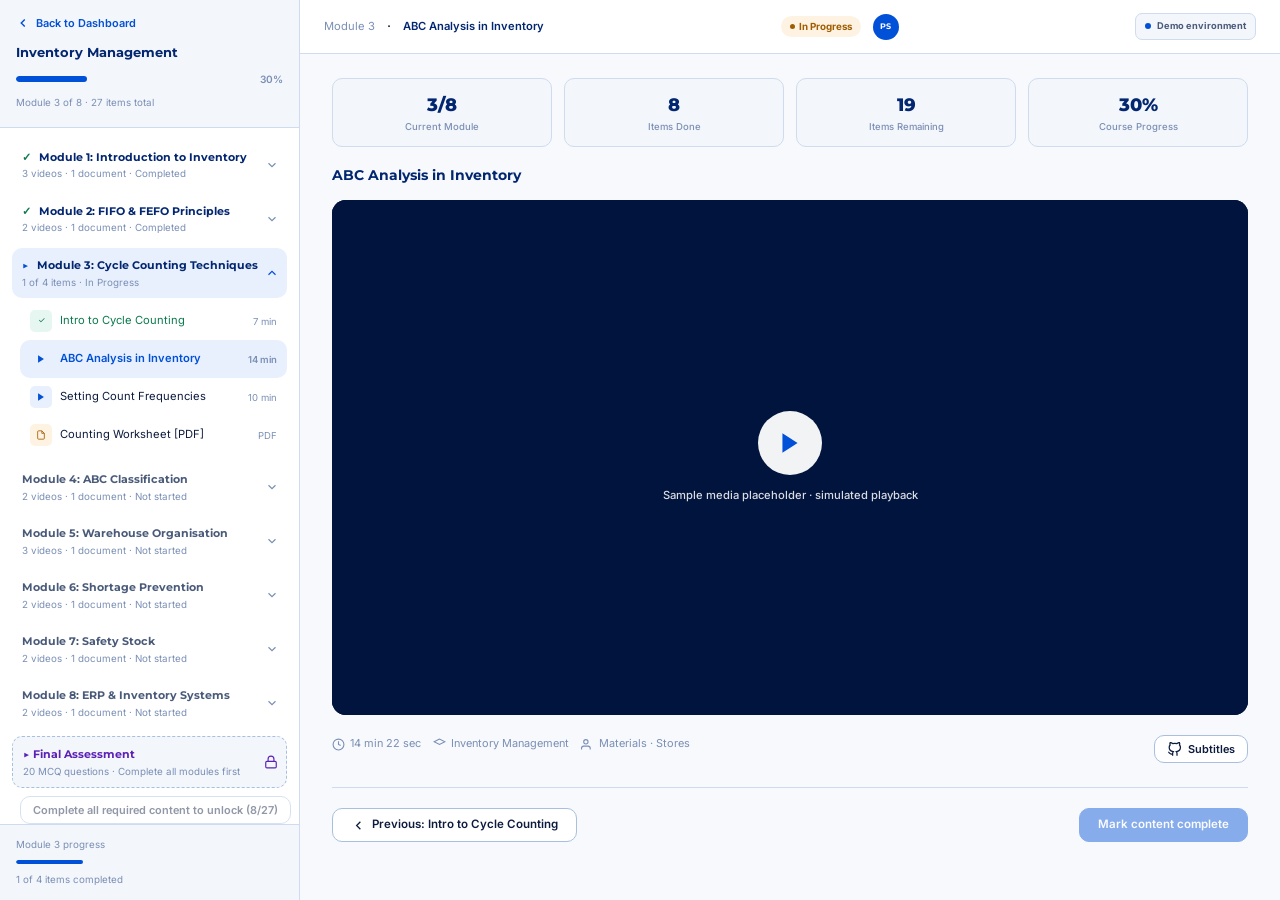
<file: app/learning-screen.html>
<!DOCTYPE html>
<html lang="en">
<head>
  <meta charset="UTF-8">
  <meta name="viewport" content="width=device-width, initial-scale=1.0">
  <title>Inventory Management — EmpowerOne</title>
  <link rel="stylesheet" href="../styles/app.css">
  <style>
    body{overflow:hidden}
    .learn-shell{display:grid;grid-template-columns:300px 1fr;height:100vh;overflow:hidden}
    .learn-sidebar{background:#fff;border-right:1px solid var(--border);display:flex;flex-direction:column;height:100vh;overflow:hidden}
    .learn-sidebar-head{padding:16px;border-bottom:1px solid var(--border);background:var(--surface)}
    .back-btn{display:flex;align-items:center;gap:6px;font-size:.78rem;color:var(--blue);font-weight:600;cursor:pointer;margin-bottom:12px;background:none;border:none;font-family:var(--fb)}
    .back-btn:hover{opacity:.8}
    .course-title-sm{font-family:var(--fh);font-weight:700;font-size:.95rem;color:var(--navy);margin-bottom:8px}
    .learn-prog-row{display:flex;align-items:center;gap:8px}
    .learn-prog-txt{font-size:.72rem;color:var(--tm);white-space:nowrap}
    .learn-nav{flex:1;overflow-y:auto;padding:12px}
    .module-group{margin-bottom:4px}
    .module-group-head{display:flex;align-items:center;justify-content:space-between;padding:8px 8px 8px 10px;border-radius:var(--rad);cursor:pointer;transition:background .1s}
    .module-group-head:hover{background:var(--surface)}
    .module-group-head.expanded{background:var(--blue-pale)}
    .module-group-title{font-size:.82rem;font-weight:700;color:var(--navy);font-family:var(--fh)}
    .module-group-meta{font-size:.7rem;color:var(--tm)}
    .module-group-items{padding:4px 0 4px 8px;display:none}
    .module-group-items.open{display:block}
    .content-item{display:flex;align-items:center;gap:8px;padding:8px 10px;border-radius:var(--rad);cursor:pointer;transition:background .1s;font-size:.8rem}
    .content-item:hover{background:var(--surface)}
    .content-item.active{background:var(--blue-pale);color:var(--blue);font-weight:600}
    .content-item.done{color:var(--success)}
    .ci-icon{width:22px;height:22px;border-radius:5px;display:flex;align-items:center;justify-content:center;flex-shrink:0;font-size:.6rem}
    .ci-vid{background:#E8F0FE;color:var(--blue)}
    .ci-pdf{background:#FEF3E2;color:var(--warn)}
    .ci-done-ic{background:var(--suc-bg);color:var(--success)}
    .ci-assessment{background:#EDE9FE;color:#5B21B6}
    .ci-dur{margin-left:auto;font-size:.68rem;color:var(--tm)}
    .learn-foot{padding:12px 16px;border-top:1px solid var(--border);background:var(--surface)}
    .learn-main{display:flex;flex-direction:column;height:100vh;overflow:hidden}
    .learn-topbar{height:54px;background:#fff;border-bottom:1px solid var(--border);display:flex;align-items:center;justify-content:space-between;padding:0 24px;flex-shrink:0}
    .learn-body{flex:1;overflow-y:auto;padding:24px 32px}
    .learn-content-title{font-family:var(--fh);font-size:1rem;font-weight:700;color:var(--navy);margin-bottom:16px}
    .vid-wrap{background:#000;border-radius:var(--rad-lg);overflow:hidden;position:relative;aspect-ratio:16/9;margin-bottom:20px;width:100%}
    .vid-wrap video{width:100%;height:100%;object-fit:contain}
    .vid-overlay{position:absolute;inset:0;display:flex;align-items:center;justify-content:center;background:rgba(2,38,112,.55);cursor:pointer;transition:opacity .2s}
    .vid-overlay:hover{background:rgba(2,38,112,.65)}
    .play-btn{width:64px;height:64px;border-radius:50%;background:rgba(255,255,255,.95);display:flex;align-items:center;justify-content:center;transition:transform .15s}
    .vid-overlay:hover .play-btn{transform:scale(1.08)}
    .vid-controls{position:absolute;bottom:0;left:0;right:0;padding:12px 16px;background:linear-gradient(transparent,rgba(0,0,0,.85));display:flex;align-items:center;gap:10px}
    .vc-play{background:none;border:none;color:#fff;cursor:pointer;padding:4px;display:flex}
    .vc-prog-wrap{flex:1;position:relative;height:4px;background:rgba(255,255,255,.3);border-radius:4px;cursor:pointer}
    .vc-prog-fill{height:100%;background:#fff;border-radius:4px;width:38%;pointer-events:none}
    .vc-time{font-size:.7rem;color:rgba(255,255,255,.85);white-space:nowrap;font-family:var(--fb)}
    .vc-vol{background:none;border:none;color:#fff;cursor:pointer;display:flex;padding:4px}
    .vc-full{background:none;border:none;color:#fff;cursor:pointer;display:flex;padding:4px}
    .vid-info{display:flex;align-items:flex-start;justify-content:space-between;gap:20px;margin-bottom:20px}
    .vid-meta{display:flex;align-items:center;gap:12px;flex-wrap:wrap}
    .vid-meta-item{display:flex;align-items:center;gap:5px;font-size:.78rem;color:var(--tm)}
    .complete-notice{display:flex;align-items:center;gap:10px;padding:12px 16px;background:var(--suc-bg);border:1px solid #A8D5BE;border-radius:var(--rad);font-size:.82rem;color:var(--success);margin-top:12px}
    .nav-btns{display:flex;justify-content:space-between;margin-top:24px;padding-top:20px;border-top:1px solid var(--border)}
    .content-complete-bar{background:var(--surface);border:1px solid var(--border);border-radius:var(--rad);padding:14px 20px;display:flex;align-items:center;justify-content:space-between;margin-bottom:16px}
    .module-progress-summary{display:grid;grid-template-columns:repeat(4,1fr);gap:12px;margin-bottom:20px}
    .mps-item{text-align:center;padding:12px;background:var(--surface);border:1px solid var(--border);border-radius:var(--rad)}
    .mps-val{font-family:var(--fh);font-size:1.25rem;font-weight:800;color:var(--navy)}
    .mps-lbl{font-size:.68rem;color:var(--tm);font-weight:500}
    .doc-viewer{background:#e9eef7;border:1px solid var(--border);border-radius:var(--rad-lg);padding:24px;min-height:520px;margin-bottom:20px}
    .doc-toolbar{display:flex;align-items:center;justify-content:space-between;gap:12px;padding:12px 16px;background:#fff;border:1px solid var(--border);border-radius:10px;margin-bottom:18px}
    .doc-page{max-width:720px;min-height:420px;margin:0 auto;padding:56px 64px;background:#fff;box-shadow:0 8px 28px rgba(2,38,112,.12);border-radius:3px}
    .doc-page h3{margin:16px 0 10px}
    .doc-page p,.doc-page li{font-size:.9rem;line-height:1.8}
    .doc-page li{margin:6px 0 6px 20px;list-style:disc}
    .learn-body [hidden]{display:none!important}
    @media(max-width:900px){body{overflow:auto}.learn-shell{grid-template-columns:250px minmax(0,1fr);height:auto;min-height:100vh;overflow:visible}.learn-sidebar{height:100vh;position:sticky;top:0}.learn-main{height:100vh;position:sticky;top:0}.learn-body{padding:20px}.module-progress-summary{grid-template-columns:repeat(2,1fr)}}
    @media(max-width:680px){.learn-shell{display:flex;flex-direction:column}.learn-sidebar{position:relative;height:auto;max-height:50vh}.learn-nav{max-height:32vh}.learn-main{position:relative;height:auto;min-height:70vh}.learn-topbar{padding:0 14px}.learn-body{padding:16px}.doc-viewer{padding:10px;min-height:400px}.doc-page{padding:30px 24px;min-height:360px}.nav-btns{gap:10px;flex-wrap:wrap}.nav-btns .btn{flex:1}.vid-info{flex-direction:column}}
  </style>
</head>
<body>
<div class="learn-shell">
  <!-- LEFT NAV -->
  <div class="learn-sidebar">
    <div class="learn-sidebar-head">
      <button class="back-btn" onclick="window.location.href='learner-dashboard.html'">
        <svg width="14" height="14" viewBox="0 0 24 24" fill="none" stroke="currentColor" stroke-width="2.5"><polyline points="15 18 9 12 15 6"/></svg>
        Back to Dashboard
      </button>
      <div class="course-title-sm">Inventory Management</div>
      <div class="learn-prog-row">
        <div class="pbar f1"><div class="pfill" style="width:60%"></div></div>
        <span class="learn-prog-txt fw6 t-blue">60%</span>
      </div>
      <div class="fs-xs t-tm mt2">Module 3 of 8 · 27 items total</div>
    </div>

    <div class="learn-nav">
      <!-- Module 1 — Done -->
      <div class="module-group">
        <div class="module-group-head" onclick="toggleModule(this)">
          <div>
            <div class="module-group-title">
              <span style="color:var(--success);margin-right:5px">✓</span>
              Module 1: Introduction to Inventory
            </div>
            <div class="module-group-meta">3 videos · 1 document · Completed</div>
          </div>
          <svg width="14" height="14" viewBox="0 0 24 24" fill="none" stroke="var(--tm)" stroke-width="2"><polyline points="6 9 12 15 18 9"/></svg>
        </div>
        <div class="module-group-items">
          <div class="content-item done"><div class="ci-icon ci-done-ic"><svg width="10" height="10" viewBox="0 0 24 24" fill="none" stroke="currentColor" stroke-width="3"><path d="M20 6L9 17l-5-5"/></svg></div>What is Inventory? <span class="ci-dur">8 min</span></div>
          <div class="content-item done"><div class="ci-icon ci-done-ic"><svg width="10" height="10" viewBox="0 0 24 24" fill="none" stroke="currentColor" stroke-width="3"><path d="M20 6L9 17l-5-5"/></svg></div>Types of Inventory <span class="ci-dur">12 min</span></div>
          <div class="content-item done"><div class="ci-icon ci-done-ic"><svg width="10" height="10" viewBox="0 0 24 24" fill="none" stroke="currentColor" stroke-width="3"><path d="M20 6L9 17l-5-5"/></svg></div>Cost of Inventory <span class="ci-dur">10 min</span></div>
          <div class="content-item done"><div class="ci-icon ci-done-ic"><svg width="10" height="10" viewBox="0 0 24 24" fill="none" stroke="currentColor" stroke-width="3"><path d="M20 6L9 17l-5-5"/></svg></div>Module Summary [PDF] <span class="ci-dur">PDF</span></div>
        </div>
      </div>

      <!-- Module 2 — Done -->
      <div class="module-group">
        <div class="module-group-head" onclick="toggleModule(this)">
          <div>
            <div class="module-group-title">
              <span style="color:var(--success);margin-right:5px">✓</span>
              Module 2: FIFO &amp; FEFO Principles
            </div>
            <div class="module-group-meta">2 videos · 1 document · Completed</div>
          </div>
          <svg width="14" height="14" viewBox="0 0 24 24" fill="none" stroke="var(--tm)" stroke-width="2"><polyline points="6 9 12 15 18 9"/></svg>
        </div>
        <div class="module-group-items">
          <div class="content-item done"><div class="ci-icon ci-done-ic"><svg width="10" height="10" viewBox="0 0 24 24" fill="none" stroke="currentColor" stroke-width="3"><path d="M20 6L9 17l-5-5"/></svg></div>FIFO Explained <span class="ci-dur">9 min</span></div>
          <div class="content-item done"><div class="ci-icon ci-done-ic"><svg width="10" height="10" viewBox="0 0 24 24" fill="none" stroke="currentColor" stroke-width="3"><path d="M20 6L9 17l-5-5"/></svg></div>FEFO in Practice <span class="ci-dur">11 min</span></div>
          <div class="content-item done"><div class="ci-icon ci-done-ic"><svg width="10" height="10" viewBox="0 0 24 24" fill="none" stroke="currentColor" stroke-width="3"><path d="M20 6L9 17l-5-5"/></svg></div>Case Study [PDF] <span class="ci-dur">PDF</span></div>
        </div>
      </div>

      <!-- Module 3 — Current -->
      <div class="module-group">
        <div class="module-group-head expanded" onclick="toggleModule(this)">
          <div>
            <div class="module-group-title">
              <span style="color:var(--blue);margin-right:5px">▶</span>
              Module 3: Cycle Counting Techniques
            </div>
            <div class="module-group-meta">3 videos · 1 document · In Progress</div>
          </div>
          <svg width="14" height="14" viewBox="0 0 24 24" fill="none" stroke="var(--blue)" stroke-width="2"><polyline points="18 15 12 9 6 15"/></svg>
        </div>
        <div class="module-group-items open">
          <div class="content-item done"><div class="ci-icon ci-done-ic"><svg width="10" height="10" viewBox="0 0 24 24" fill="none" stroke="currentColor" stroke-width="3"><path d="M20 6L9 17l-5-5"/></svg></div>Intro to Cycle Counting <span class="ci-dur">7 min</span></div>
          <div class="content-item active" id="active-item"><div class="ci-icon ci-vid"><svg width="10" height="10" viewBox="0 0 24 24" fill="currentColor"><polygon points="5 3 19 12 5 21 5 3"/></svg></div>ABC Analysis in Inventory <span class="ci-dur">14 min</span></div>
          <div class="content-item"><div class="ci-icon ci-vid"><svg width="10" height="10" viewBox="0 0 24 24" fill="currentColor"><polygon points="5 3 19 12 5 21 5 3"/></svg></div>Setting Count Frequencies <span class="ci-dur">10 min</span></div>
          <div class="content-item"><div class="ci-icon ci-pdf"><svg width="10" height="10" viewBox="0 0 24 24" fill="none" stroke="currentColor" stroke-width="2"><path d="M14 2H6a2 2 0 00-2 2v16a2 2 0 002 2h12a2 2 0 002-2V8z"/><polyline points="14 2 14 8 20 8"/></svg></div>Counting Worksheet [PDF] <span class="ci-dur">PDF</span></div>
        </div>
      </div>

      <!-- Modules 4-7 locked-ish -->
      <div class="module-group">
        <div class="module-group-head" onclick="toggleModule(this)">
          <div>
            <div class="module-group-title" style="color:var(--ts)">Module 4: ABC Classification</div>
            <div class="module-group-meta">2 videos · 1 document · Not started</div>
          </div>
          <svg width="14" height="14" viewBox="0 0 24 24" fill="none" stroke="var(--tm)" stroke-width="2"><polyline points="6 9 12 15 18 9"/></svg>
        </div>
        <div class="module-group-items">
          <div class="content-item"><div class="ci-icon ci-vid">▶</div>ABC Categories in a Plant <span class="ci-dur">9 min</span></div>
          <div class="content-item"><div class="ci-icon ci-vid">▶</div>Set Your Counting Priorities <span class="ci-dur">11 min</span></div>
          <div class="content-item"><div class="ci-icon ci-pdf">PDF</div>ABC Classification Case Study [PDF] <span class="ci-dur">PDF</span></div>
        </div>
      </div>
      <div class="module-group">
        <div class="module-group-head" onclick="toggleModule(this)">
          <div>
            <div class="module-group-title" style="color:var(--ts)">Module 5: Warehouse Organisation</div>
            <div class="module-group-meta">3 videos · 1 document · Not started</div>
          </div>
          <svg width="14" height="14" viewBox="0 0 24 24" fill="none" stroke="var(--tm)" stroke-width="2"><polyline points="6 9 12 15 18 9"/></svg>
        </div>
        <div class="module-group-items">
          <div class="content-item"><div class="ci-icon ci-vid">▶</div>Organising a Production Store <span class="ci-dur">8 min</span></div>
          <div class="content-item"><div class="ci-icon ci-vid">▶</div>Location Coding and Labelling <span class="ci-dur">10 min</span></div>
          <div class="content-item"><div class="ci-icon ci-vid">▶</div>Visual Management at Point of Use <span class="ci-dur">12 min</span></div>
          <div class="content-item"><div class="ci-icon ci-pdf">PDF</div>Warehouse Layout Checklist [PDF] <span class="ci-dur">PDF</span></div>
        </div>
      </div>
      <div class="module-group">
        <div class="module-group-head" onclick="toggleModule(this)">
          <div>
            <div class="module-group-title" style="color:var(--ts)">Module 6: Shortage Prevention</div>
            <div class="module-group-meta">2 videos · 1 document · Not started</div>
          </div>
          <svg width="14" height="14" viewBox="0 0 24 24" fill="none" stroke="var(--tm)" stroke-width="2"><polyline points="6 9 12 15 18 9"/></svg>
        </div>
        <div class="module-group-items">
          <div class="content-item"><div class="ci-icon ci-vid">▶</div>Prevent Shortages with Reorder Points <span class="ci-dur">10 min</span></div>
          <div class="content-item"><div class="ci-icon ci-vid">▶</div>Supplier Lead Time Signals <span class="ci-dur">9 min</span></div>
          <div class="content-item"><div class="ci-icon ci-pdf">PDF</div>Shortage Escalation Guide [PDF] <span class="ci-dur">PDF</span></div>
        </div>
      </div>
      <div class="module-group">
        <div class="module-group-head" onclick="toggleModule(this)">
          <div>
            <div class="module-group-title" style="color:var(--ts)">Module 7: Safety Stock</div>
            <div class="module-group-meta">2 videos · 1 document · Not started</div>
          </div>
          <svg width="14" height="14" viewBox="0 0 24 24" fill="none" stroke="var(--tm)" stroke-width="2"><polyline points="6 9 12 15 18 9"/></svg>
        </div>
        <div class="module-group-items">
          <div class="content-item"><div class="ci-icon ci-vid">▶</div>Calculating Safety Stock <span class="ci-dur">12 min</span></div>
          <div class="content-item"><div class="ci-icon ci-vid">▶</div>Buffer Planning for Demand Variation <span class="ci-dur">10 min</span></div>
          <div class="content-item"><div class="ci-icon ci-pdf">PDF</div>Safety Stock Worksheet [PDF] <span class="ci-dur">PDF</span></div>
        </div>
      </div>
      <div class="module-group">
        <div class="module-group-head" onclick="toggleModule(this)">
          <div>
            <div class="module-group-title" style="color:var(--ts)">Module 8: ERP &amp; Inventory Systems</div>
            <div class="module-group-meta">2 videos · 1 document · Not started</div>
          </div>
          <svg width="14" height="14" viewBox="0 0 24 24" fill="none" stroke="var(--tm)" stroke-width="2"><polyline points="6 9 12 15 18 9"/></svg>
        </div>
        <div class="module-group-items">
          <div class="content-item"><div class="ci-icon ci-vid">▶</div>Inventory Transactions in an ERP <span class="ci-dur">11 min</span></div>
          <div class="content-item"><div class="ci-icon ci-vid">▶</div>Maintaining Accurate Material Records <span class="ci-dur">9 min</span></div>
          <div class="content-item"><div class="ci-icon ci-pdf">PDF</div>Inventory System Quick Reference [PDF] <span class="ci-dur">PDF</span></div>
        </div>
      </div>

      <!-- Assessment -->
      <div class="module-group">
          <div class="module-group-head" style="background:var(--surface);border:1px dashed var(--border-s);border-radius:var(--rad);margin-top:8px">
          <div>
            <div class="module-group-title" style="color:#5B21B6">&#9654; Final Assessment</div>
            <div class="module-group-meta">20 MCQ questions · Complete all modules first</div>
          </div>
          <svg width="14" height="14" viewBox="0 0 24 24" fill="none" stroke="#5B21B6" stroke-width="2"><rect x="3" y="11" width="18" height="11" rx="2"/><path d="M7 11V7a5 5 0 0110 0v4"/></svg>
        </div>
        <div style="padding:8px"><button id="assessment-launch" class="btn btn-secondary btn-sm" type="button" disabled onclick="window.location.href='assessment.html'">Complete all required content to unlock</button></div>
      </div>
    </div>

    <div class="learn-foot">
      <div class="fs-xs t-tm mb2">Module 3 progress</div>
      <div class="pbar pbar-sm"><div class="pfill" style="width:50%"></div></div>
      <div class="fs-xs t-tm mt2">2 of 4 items completed</div>
    </div>
  </div>

  <!-- MAIN CONTENT -->
  <div class="learn-main">
    <div class="learn-topbar">
      <div class="flex aic gap3">
        <span class="fs-sm t-tm">Module 3</span>
        <span class="t-tl">·</span>
        <span class="fs-sm fw6 t-navy">ABC Analysis in Inventory Control</span>
      </div>
      <div class="flex aic gap3">
        <span class="badge b-inprogress">In Progress</span>
        <div class="av av-sm" style="background:#0050D8;cursor:pointer">RK</div>
      </div>
    </div>

    <div class="learn-body">
      <!-- MODULE PROGRESS SUMMARY -->
      <div class="module-progress-summary">
        <div class="mps-item">
          <div class="mps-val">3/8</div>
          <div class="mps-lbl">Current Module</div>
        </div>
        <div class="mps-item">
          <div class="mps-val t-blue">2</div>
          <div class="mps-lbl">Items Done</div>
        </div>
        <div class="mps-item">
          <div class="mps-val">2</div>
          <div class="mps-lbl">Items Remaining</div>
        </div>
        <div class="mps-item">
          <div class="mps-val t-success">60%</div>
          <div class="mps-lbl">Course Progress</div>
        </div>
      </div>

      <h2 class="learn-content-title">ABC Analysis in Inventory Control</h2>

      <!-- VIDEO PLAYER -->
      <div class="vid-wrap" id="vid-wrap">
        <!-- Thumbnail/overlay -->
        <div class="vid-overlay" id="vid-overlay" onclick="startPlay()">
          <div style="position:absolute;inset:0;display:flex;align-items:center;justify-content:center;flex-direction:column;gap:12px">
            <div class="play-btn">
              <svg width="26" height="26" viewBox="0 0 24 24" fill="var(--blue)"><polygon points="5 3 19 12 5 21 5 3"/></svg>
            </div>
            <div style="color:rgba(255,255,255,.85);font-size:.8rem;font-family:var(--fb);font-weight:500">Sample media placeholder · simulated playback</div>
          </div>
          <!-- Fake thumbnail gradient -->
          <div style="position:absolute;inset:0;background:linear-gradient(135deg,#022670 0%,#0050D8 60%,#3B78FF 100%);z-index:-1;display:flex;align-items:center;justify-content:center">
            <div style="font-family:'Montserrat',sans-serif;font-size:1.5rem;font-weight:800;color:rgba(255,255,255,.15);text-align:center;padding:20px">ABC ANALYSIS<br>IN INVENTORY CONTROL</div>
          </div>
        </div>
        <!-- Controls -->
        <div class="vid-controls" id="vid-controls" style="display:none">
          <button class="vc-play" id="play-btn" onclick="togglePlay()">
            <svg id="play-icon" width="20" height="20" viewBox="0 0 24 24" fill="white"><rect x="6" y="4" width="4" height="16"/><rect x="14" y="4" width="4" height="16"/></svg>
          </button>
          <div class="vc-prog-wrap" onclick="seekVideo(event)">
            <div class="vc-prog-fill" id="prog-fill"></div>
          </div>
          <span class="vc-time" id="vc-time">5:28 / 14:22</span>
          <button class="vc-vol">
            <svg width="18" height="18" viewBox="0 0 24 24" fill="none" stroke="white" stroke-width="2"><polygon points="11 5 6 9 2 9 2 15 6 15 11 19 11 5"/><path d="M19.07 4.93a10 10 0 010 14.14"/><path d="M15.54 8.46a5 5 0 010 7.07"/></svg>
          </button>
          <button class="vc-full">
            <svg width="18" height="18" viewBox="0 0 24 24" fill="none" stroke="white" stroke-width="2"><path d="M8 3H5a2 2 0 00-2 2v3m18 0V5a2 2 0 00-2-2h-3m0 18h3a2 2 0 002-2v-3M3 16v3a2 2 0 002 2h3"/></svg>
          </button>
        </div>
      </div>

      <section class="doc-viewer" id="doc-viewer" hidden aria-label="In-app document viewer">
        <div class="doc-toolbar"><div><strong id="doc-title">Training document</strong><div class="fs-xs t-tm">Demo document preview · secure PDF service not connected · no download control</div></div><button class="btn btn-primary btn-sm" type="button" onclick="markComplete()">Mark as read</button></div>
        <article class="doc-page"><div class="eyebrow">Inventory Management · Learning resource</div><h2 id="doc-page-title">Cycle counting reference</h2><p>This learning material supports consistent inventory control across stores and production locations.</p><h3>Key practice points</h3><ul><li>Plan counting frequency according to inventory value and operational risk.</li><li>Record variances at the point of count and investigate root causes.</li><li>Keep stock movement controlled while a location is being verified.</li></ul><p>Apply the approved site procedure and escalate discrepancies through the materials team.</p></article>
      </section>

      <!-- VIDEO INFO -->
      <div class="vid-info">
        <div>
          <div class="vid-meta">
            <span class="vid-meta-item">
              <svg width="13" height="13" viewBox="0 0 24 24" fill="none" stroke="currentColor" stroke-width="2"><circle cx="12" cy="12" r="10"/><path d="M12 6v6l4 2"/></svg>
              14 min 22 sec
            </span>
            <span class="vid-meta-item">
              <svg width="13" height="13" viewBox="0 0 24 24" fill="none" stroke="currentColor" stroke-width="2"><path d="M12 2L2 7l10 5 10-5-10-5z"/></svg>
              Inventory Management
            </span>
            <span class="vid-meta-item">
              <svg width="13" height="13" viewBox="0 0 24 24" fill="none" stroke="currentColor" stroke-width="2"><path d="M17 21v-2a4 4 0 00-4-4H5a4 4 0 00-4 4v2"/><circle cx="9" cy="7" r="4"/></svg>
              Materials · Stores
            </span>
          </div>
        </div>
        <div class="flex aic gap2">
          <button class="btn btn-secondary btn-sm">
            <svg width="13" height="13" viewBox="0 0 24 24" fill="none" stroke="currentColor" stroke-width="2"><path d="M9 19c-5 1.5-5-2.5-7-3m14 6v-3.87a3.37 3.37 0 00-.94-2.61c3.14-.35 6.44-1.54 6.44-7A5.44 5.44 0 0020 4.77 5.07 5.07 0 0019.91 1S18.73.65 16 2.48a13.38 13.38 0 00-7 0C6.27.65 5.09 1 5.09 1A5.07 5.07 0 005 4.77a5.44 5.44 0 00-1.5 3.78c0 5.42 3.3 6.61 6.44 7A3.37 3.37 0 009 18.13V22"/></svg>
            Subtitles
          </button>
        </div>
      </div>

      <!-- COMPLETION NOTICE (simulated after 90%) -->
      <div class="complete-notice" id="complete-notice" style="display:none">
        <svg width="18" height="18" viewBox="0 0 24 24" fill="none" stroke="var(--success)" stroke-width="2.5"><path d="M20 6L9 17l-5-5"/></svg>
        <strong>Video marked complete!</strong> You've watched 90% of this video. Moving to next content...
      </div>

      <!-- NAVIGATION BUTTONS -->
      <div class="nav-btns">
        <button class="btn btn-secondary">
          <svg width="14" height="14" viewBox="0 0 24 24" fill="none" stroke="currentColor" stroke-width="2"><polyline points="15 18 9 12 15 6"/></svg>
          Previous: Intro to Cycle Counting
        </button>
        <button class="btn btn-primary" id="mark-content-btn" disabled onclick="markComplete()">
          Mark content complete
          <svg width="14" height="14" viewBox="0 0 24 24" fill="none" stroke="currentColor" stroke-width="2"><polyline points="9 18 15 12 9 6"/></svg>
        </button>
      </div>
    </div>
  </div>
</div>

<script src="../js/demo-store.js"></script>
<script>
let playing = false;
const learnerId = sessionStorage.getItem('empowerone.demoUserId') || 'user-learner';
const learningKey = `empowerone.inventory.learning.${learnerId}`;
function readLearningState() {
  try { return JSON.parse(localStorage.getItem(learningKey)) || { completed: [], positions: {}, assessmentPassed: false }; }
  catch (error) { return { completed: [], positions: {}, assessmentPassed: false }; }
}
const learningState = readLearningState();
learningState.completed = Array.isArray(learningState.completed) ? learningState.completed : [];
learningState.positions = learningState.positions || {};
let currentItem = document.getElementById('active-item');
let currentItemId = '';
let pct = 38;
let animFrame;

function itemLabel(item) {
  const label = [...item.childNodes].find(node => node.nodeType === Node.TEXT_NODE);
  return (label ? label.textContent : item.textContent).trim();
}
function itemId(item) {
  return itemLabel(item).toLowerCase().normalize('NFKD').replace(/[^a-z0-9]+/g, '-').replace(/^-|-$/g, '');
}
function saveLearningState() {
  localStorage.setItem(learningKey, JSON.stringify(learningState));
}
function updateProgressSummary() {
  const items = [...document.querySelectorAll('.content-item')];
  const done = items.filter(item => learningState.completed.includes(item.dataset.contentId)).length;
  const percent = items.length ? Math.round(done / items.length * 100) : 0;
  document.querySelector('.mps-item:nth-child(1) .mps-val').textContent = (currentItem ? [...document.querySelectorAll('.module-group')].indexOf(currentItem.closest('.module-group')) + 1 : 1) + '/8';
  const activeModuleNumber = currentItem ? [...document.querySelectorAll('.module-group')].indexOf(currentItem.closest('.module-group')) + 1 : 1;
  document.querySelector('.learn-sidebar-head .fs-xs.t-tm.mt2').textContent = `Module ${activeModuleNumber} of 8 · ${items.length} items total`;
  document.querySelectorAll('.learn-prog-row .pfill').forEach(fill => fill.style.width = percent + '%');
  document.querySelector('.learn-prog-txt').textContent = percent + '%';
  document.querySelector('.mps-item:nth-child(2) .mps-val').textContent = done;
  document.querySelector('.mps-item:nth-child(3) .mps-val').textContent = items.length - done;
  document.querySelector('.mps-item:nth-child(4) .mps-val').textContent = percent + '%';
  document.querySelector('.learn-foot .pfill').style.width = (currentItem ? [...currentItem.parentElement.querySelectorAll('.content-item')].filter(item => learningState.completed.includes(item.dataset.contentId)).length / Math.max(1, currentItem.parentElement.querySelectorAll('.content-item').length) * 100 : 0) + '%';
  const group = currentItem && currentItem.closest('.module-group');
  if (group) {
    const moduleItems = [...group.querySelectorAll('.content-item')];
    const moduleDone = moduleItems.filter(item => learningState.completed.includes(item.dataset.contentId)).length;
    const meta = group.querySelector('.module-group-meta');
    if (meta) meta.textContent = `${moduleDone} of ${moduleItems.length} items · ${moduleDone === moduleItems.length ? 'Completed' : moduleDone ? 'In Progress' : 'Not Started'}`;
    document.querySelector('.learn-foot .fs-xs').textContent = 'Module ' + (group.querySelector('.module-group-title')?.textContent.match(/Module (\d+)/)?.[1] || '') + ' progress';
    document.querySelector('.learn-foot .fs-xs.mt2').textContent = `${moduleDone} of ${moduleItems.length} items completed`;
  }
  const assessment = document.getElementById('assessment-launch');
  const allContentComplete = items.length > 0 && done === items.length;
  assessment.disabled = !allContentComplete;
  assessment.textContent = allContentComplete ? 'Start final assessment · 70% to pass' : `Complete all required content to unlock (${done}/${items.length})`;
  if (allContentComplete && learningState.assessmentPassed) {
    document.querySelector('.learn-topbar .badge').textContent = 'Course completed';
    document.querySelector('.learn-topbar .badge').className = 'badge b-completed';
  }
}
function setCurrentItem(item) {
  currentItem = item;
  currentItemId = item.dataset.contentId;
  document.querySelectorAll('.content-item.active').forEach(active => active.classList.remove('active'));
  item.classList.add('active');
  const group = item.closest('.module-group');
  group.querySelector('.module-group-items').classList.add('open');
  group.querySelector('.module-group-head').classList.add('expanded');
  const moduleNumber = [...document.querySelectorAll('.module-group')].indexOf(group) + 1;
  const title = itemLabel(item);
  document.querySelector('.learn-topbar .t-navy').textContent = title;
  document.querySelector('.learn-topbar .t-tm').textContent = 'Module ' + moduleNumber;
  document.querySelector('.learn-content-title').textContent = title;
  const isPdf = /\[PDF\]/i.test(title);
  document.getElementById('vid-wrap').hidden = isPdf;
  document.querySelector('.vid-info').hidden = isPdf;
  document.getElementById('doc-viewer').hidden = !isPdf;
  document.getElementById('doc-title').textContent = title;
  document.getElementById('doc-page-title').textContent = title.replace(/\s*\[PDF\]/i, '');
  document.querySelector('.complete-notice').style.display = learningState.completed.includes(currentItemId) ? 'flex' : 'none';
  document.querySelector('.complete-notice strong').textContent = isPdf ? 'Document viewed' : 'Video marked complete';
  pct = Number(learningState.positions[currentItemId]) || (learningState.completed.includes(currentItemId) ? 100 : 0);
  const alreadyDone = learningState.completed.includes(currentItemId);
  document.getElementById('mark-content-btn').disabled = !isPdf && !alreadyDone && pct < 90;
  document.getElementById('mark-content-btn').textContent = isPdf ? 'Mark as read' : alreadyDone ? 'Content completed' : 'Mark content complete';
  document.getElementById('prog-fill').style.width = pct + '%';
  document.getElementById('vc-time').textContent = fmtTime(Math.floor(862 * pct / 100)) + ' / 14:22';
  document.getElementById('vid-overlay').style.display = pct > 0 && !alreadyDone ? 'none' : alreadyDone ? 'none' : 'flex';
  document.getElementById('vid-controls').style.display = pct > 0 && !alreadyDone ? 'flex' : 'none';
  updateProgressSummary();
}
function setVideoProgress(value) {
  pct = Math.max(0, Math.min(100, value));
  document.getElementById('prog-fill').style.width = pct + '%';
  document.getElementById('vc-time').textContent = fmtTime(Math.floor(862 * pct / 100)) + ' / 14:22';
  document.getElementById('mark-content-btn').disabled = pct < 90;
  if (currentItemId) learningState.positions[currentItemId] = pct;
  if (currentItemId && window.EmpowerOneData && EmpowerOneData.currentRole()==='learner') {
    EmpowerOneData.recordVideoProgress(learnerId,'inventory-management',currentItemId,Math.floor(862*pct/100),862);
  }
  if (pct >= 90 && currentItemId) completeCurrentItem();
  else saveLearningState();
}
function completeCurrentItem() {
  if (!currentItemId) return;
  if (!learningState.completed.includes(currentItemId)) learningState.completed.push(currentItemId);
  if (window.EmpowerOneData && EmpowerOneData.currentRole()==='learner') EmpowerOneData.completeContentItem(learnerId,'inventory-management',currentItemId);
  currentItem.classList.add('done');
  currentItem.classList.remove('active');
  currentItem.querySelector('.ci-icon').className = 'ci-icon ci-done-ic';
  currentItem.querySelector('.ci-icon').textContent = '✓';
  const notice = document.querySelector('.complete-notice');
  notice.style.display = 'flex';
  notice.querySelector('strong').textContent = /\[PDF\]/i.test(itemLabel(currentItem)) ? 'Document marked as read' : 'Video marked complete';
  notice.lastChild.textContent = ' Your learning progress is saved.';
  saveLearningState();
  updateProgressSummary();
}
document.querySelectorAll('.content-item').forEach(item => {
  item.dataset.contentId = itemId(item);
  if (item.classList.contains('done') && !learningState.completed.includes(item.dataset.contentId)) learningState.completed.push(item.dataset.contentId);
  if (learningState.completed.includes(item.dataset.contentId)) {
    item.classList.add('done');
    item.classList.remove('active');
    item.querySelector('.ci-icon').className = 'ci-icon ci-done-ic';
    item.querySelector('.ci-icon').textContent = '✓';
  }
  if (learningState.completed.includes(item.dataset.contentId) && window.EmpowerOneData && EmpowerOneData.currentRole()==='learner') {
    const hasRecord=EmpowerOneData.getSnapshot().progress.some(record=>record.learnerId===learnerId&&record.courseId==='inventory-management'&&record.itemId===item.dataset.contentId&&record.completed);
    if(!hasRecord)EmpowerOneData.completeContentItem(learnerId,'inventory-management',item.dataset.contentId);
  }
  item.addEventListener('click', () => { playing = false; cancelAnimationFrame(animFrame); setCurrentItem(item); });
});
document.addEventListener('visibilitychange', () => { if (document.hidden) saveLearningState(); });
window.addEventListener('pagehide', saveLearningState);
currentItem = document.querySelector('.content-item:not(.done)') || document.querySelector('.content-item');
setCurrentItem(currentItem);

function toggleModule(el) {
  const items = el.nextElementSibling;
  const isOpen = items.classList.contains('open');
  items.classList.toggle('open', !isOpen);
  el.classList.toggle('expanded', !isOpen);
}

function startPlay() {
  if (!currentItem || /\[PDF\]/i.test(itemLabel(currentItem)) || learningState.completed.includes(currentItemId)) return;
  document.getElementById('vid-overlay').style.display = 'none';
  document.getElementById('vid-controls').style.display = 'flex';
  playing = true;
  animateProgress();
}

function togglePlay() {
  playing = !playing;
  const icon = document.getElementById('play-icon');
  if (playing) {
    icon.innerHTML = '<rect x="6" y="4" width="4" height="16"/><rect x="14" y="4" width="4" height="16"/>';
    animateProgress();
  } else {
    icon.innerHTML = '<polygon points="5 3 19 12 5 21 5 3" fill="white"/>';
    cancelAnimationFrame(animFrame);
    if (currentItemId) { learningState.positions[currentItemId] = pct; setVideoProgress(pct); saveLearningState(); }
  }
}

function animateProgress() {
  let previous = 0;
  function tick() {
    if (!playing) return;
    pct = Math.min(pct + 0.01, 100);
    document.getElementById('prog-fill').style.width = pct + '%';
    if (Math.floor(pct) !== previous) { previous = Math.floor(pct); setVideoProgress(pct); }
    if (pct < 100) {
      animFrame = requestAnimationFrame(tick);
    }
  }
  animFrame = requestAnimationFrame(tick);
}

function fmtTime(s) {
  return Math.floor(s/60) + ':' + String(s%60).padStart(2,'0');
}

function seekVideo(e) {
  if (!currentItem || /\[PDF\]/i.test(itemLabel(currentItem)) || learningState.completed.includes(currentItemId)) return;
  const rect = e.currentTarget.getBoundingClientRect();
  setVideoProgress(((e.clientX - rect.left) / rect.width) * 100);
}

function markComplete() {
  const isPdf = /\[PDF\]/i.test(itemLabel(currentItem));
  if (!isPdf && pct < 90) return;
  completeCurrentItem();
  const nextItem = [...document.querySelectorAll('.content-item')].find(item => !learningState.completed.includes(item.dataset.contentId));
  if (nextItem) setCurrentItem(nextItem);
}
</script>
</body>
</html>
</file>
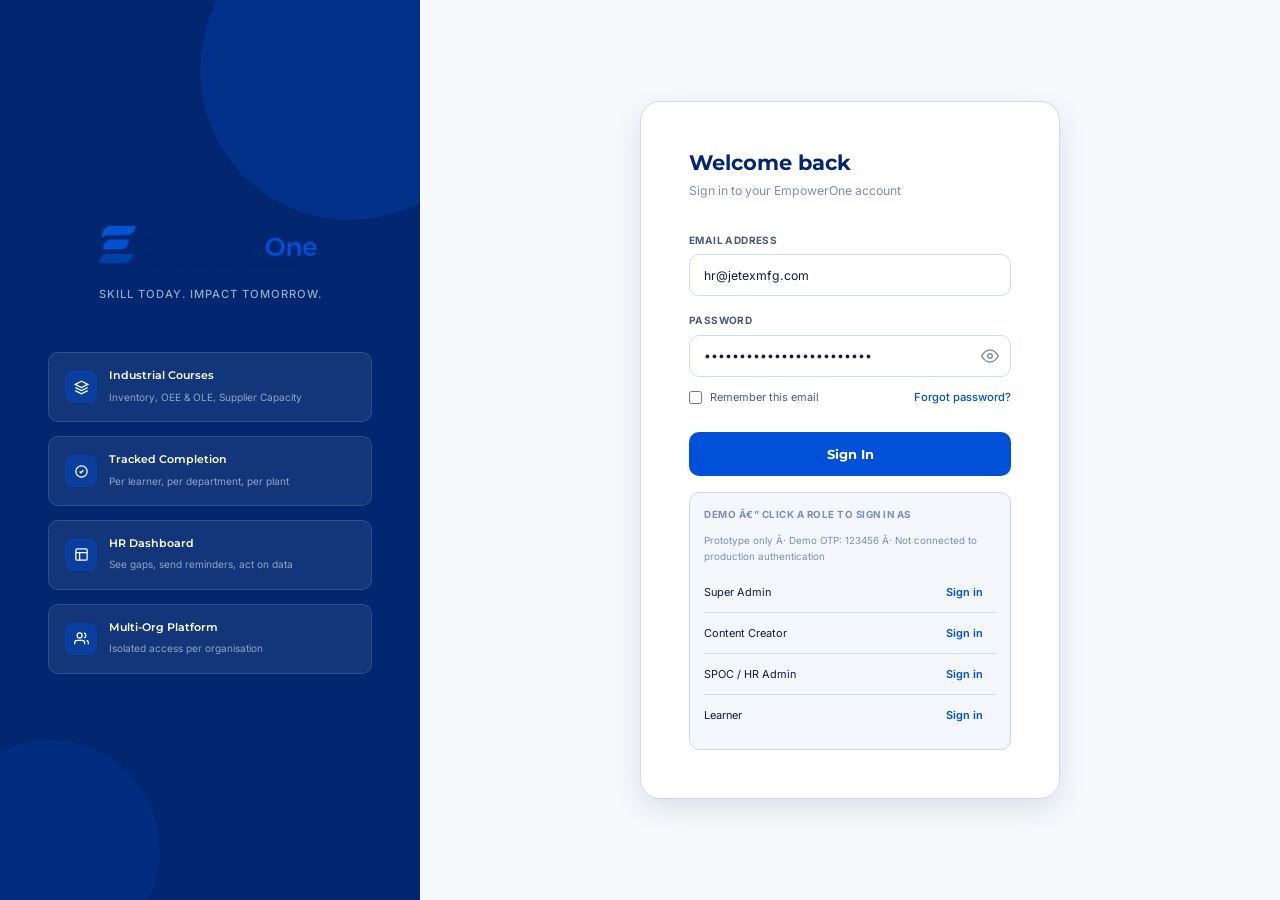
<file: app/login.html>
﻿<!DOCTYPE html>
<html lang="en">
<head>
  <meta charset="UTF-8">
  <meta name="viewport" content="width=device-width, initial-scale=1.0">
  <title>Login â€” EmpowerOne</title>
  <link rel="stylesheet" href="../styles/app.css">
  <style>
    body{background:var(--bg);display:flex;min-height:100vh;margin:0}
    .login-left{flex:0 0 420px;background:var(--navy);display:flex;flex-direction:column;align-items:center;justify-content:center;padding:48px;position:relative;overflow:hidden}
    .login-left::before{content:'';position:absolute;top:-80px;right:-80px;width:300px;height:300px;border-radius:50%;background:rgba(0,80,216,.25)}
    .login-left::after{content:'';position:absolute;bottom:-60px;left:-60px;width:220px;height:220px;border-radius:50%;background:rgba(0,80,216,.15)}
    .login-brand{position:relative;z-index:1;text-align:center;margin-bottom:48px}
    .login-brand img{height:44px;margin:0 auto 16px}
    .login-tagline{font-size:.8rem;color:rgba(255,255,255,.6);font-family:var(--fb);letter-spacing:1px;text-transform:uppercase;font-weight:500}
    .login-features{position:relative;z-index:1;width:100%;display:flex;flex-direction:column;gap:14px}
    .lf-item{display:flex;align-items:center;gap:12px;padding:14px 16px;background:rgba(255,255,255,.07);border:1px solid rgba(255,255,255,.12);border-radius:10px}
    .lf-icon{width:32px;height:32px;border-radius:8px;background:rgba(0,80,216,.4);display:flex;align-items:center;justify-content:center;flex-shrink:0}
    .lf-icon svg{width:15px;height:15px;color:#fff}
    .lf-text strong{display:block;font-size:.78rem;font-weight:600;color:#fff;font-family:var(--fh)}
    .lf-text span{font-size:.72rem;color:rgba(255,255,255,.55);font-family:var(--fb)}
    .login-right{flex:1;display:flex;align-items:center;justify-content:center;padding:48px}
    .login-box{background:#fff;border-radius:20px;border:1px solid var(--border);box-shadow:var(--sh3);padding:48px;width:100%;max-width:420px}
    .login-box h2{margin-bottom:6px;font-size:1.5rem}
    .login-box p{margin-bottom:32px;color:var(--tm);font-size:.875rem}
    .form-group{display:flex;flex-direction:column;gap:6px;margin-bottom:16px}
    .form-label{font-size:.72rem;font-weight:700;color:var(--ts);text-transform:uppercase;letter-spacing:.4px}
    .form-input{font-family:var(--fb);font-size:.875rem;color:var(--tp);background:#fff;border:1.5px solid var(--border);border-radius:var(--rad);padding:10px 14px;width:100%;transition:all .15s;outline:none;min-height:42px}
    .form-input:focus{border-color:var(--blue);box-shadow:0 0 0 3px rgba(0,80,216,.1)}
    .form-input::placeholder{color:var(--tl)}
    .pw-wrap{position:relative}
    .pw-wrap .form-input{padding-right:40px}
    .pw-toggle{position:absolute;right:12px;top:50%;transform:translateY(-50%);background:none;border:none;cursor:pointer;color:var(--tm);display:flex;align-items:center}
    .btn-login{width:100%;padding:12px;font-size:.95rem;min-height:44px;border-radius:10px;border:none;background:var(--blue);color:#fff;font-family:var(--fh);font-weight:700;cursor:pointer;transition:all .15s;margin-top:8px}
    .btn-login:hover{background:#003FB5;box-shadow:0 4px 16px rgba(0,80,216,.35)}
    .login-sep{display:flex;align-items:center;gap:12px;margin:20px 0}
    .login-sep::before,.login-sep::after{content:'';flex:1;height:1px;background:var(--border)}
    .login-sep span{font-size:.72rem;color:var(--tm);font-weight:500}
    .otp-inputs{display:flex;gap:10px;justify-content:center;margin:20px 0}
    .otp-input{width:48px;height:54px;text-align:center;font-size:1.25rem;font-weight:700;font-family:var(--fh);border:2px solid var(--border);border-radius:var(--rad);outline:none;transition:all .15s;color:var(--navy);background:#fff}
    .otp-input:focus{border-color:var(--blue);box-shadow:0 0 0 3px rgba(0,80,216,.1)}
    .otp-input.filled{border-color:var(--blue);background:var(--blue-pale)}
    .forgot-link{font-size:.8rem;color:var(--blue);font-weight:500;text-align:right;display:block;margin-top:-8px;margin-bottom:16px;cursor:pointer}
    .role-select{display:grid;grid-template-columns:1fr 1fr;gap:10px;margin-bottom:24px}
    .role-opt{display:flex;align-items:center;gap:8px;padding:10px 12px;border:2px solid var(--border);border-radius:var(--rad);cursor:pointer;transition:all .15s;font-size:.8rem;font-weight:500;color:var(--ts)}
    .role-opt:hover{border-color:var(--blue);color:var(--blue)}
    .role-opt.active{border-color:var(--blue);background:var(--blue-pale);color:var(--blue);font-weight:600}
    .screen{display:none}
    .screen.visible{display:block}
    .back-link{display:flex;align-items:center;gap:6px;font-size:.8rem;color:var(--blue);cursor:pointer;margin-bottom:24px;font-weight:500}
    .back-link:hover{opacity:.8}
    .resend-timer{font-size:.78rem;color:var(--tm);text-align:center;margin-top:12px}
    .resend-timer .resend-btn{color:var(--blue);font-weight:600;cursor:pointer;background:none;border:none;font-family:var(--fb);font-size:.78rem}
    .demo-roles{background:var(--surface);border:1px solid var(--border);border-radius:var(--rad);padding:14px;margin-top:16px}
    .demo-roles-title{font-size:.7rem;font-weight:700;color:var(--tm);text-transform:uppercase;letter-spacing:.5px;margin-bottom:10px}
    .demo-role-row{display:flex;align-items:center;justify-content:space-between;padding:6px 0;border-bottom:1px solid var(--border);font-size:.78rem}
    .demo-role-row:last-child{border-bottom:none}
    .demo-role-badge{padding:2px 8px;border-radius:999px;font-size:.65rem;font-weight:700}
    @media(max-width:760px){body{display:block}.login-left{width:100%;min-height:auto;flex:0 0 auto;padding:28px 20px}.login-brand{margin-bottom:0}.login-brand img{height:36px}.login-features{display:none}.login-right{padding:20px;min-height:calc(100vh - 100px)}.login-box{padding:28px 22px;border-radius:16px}}
    @media(max-width:420px){.otp-inputs{gap:6px}.otp-input{width:40px;height:48px}.role-select{gap:7px}.role-opt{padding:9px 8px;font-size:.74rem}.demo-roles{padding:12px}}
  </style>
</head>
<body>
  <div class="login-left">
    <div class="login-brand">
      <img src="../assets/images/empowerone-logo.png" alt="EmpowerOne">
      <div class="login-tagline">Skill Today. Impact Tomorrow.</div>
    </div>
    <div class="login-features">
      <div class="lf-item">
        <div class="lf-icon">
          <svg viewBox="0 0 24 24" fill="none" stroke="currentColor" stroke-width="2"><path d="M12 2L2 7l10 5 10-5-10-5zM2 17l10 5 10-5M2 12l10 5 10-5"/></svg>
        </div>
        <div class="lf-text">
          <strong>Industrial Courses</strong>
          <span>Inventory, OEE &amp; OLE, Supplier Capacity</span>
        </div>
      </div>
      <div class="lf-item">
        <div class="lf-icon">
          <svg viewBox="0 0 24 24" fill="none" stroke="currentColor" stroke-width="2"><path d="M9 12l2 2 4-4"/><path d="M21 12a9 9 0 11-18 0 9 9 0 0118 0z"/></svg>
        </div>
        <div class="lf-text">
          <strong>Tracked Completion</strong>
          <span>Per learner, per department, per plant</span>
        </div>
      </div>
      <div class="lf-item">
        <div class="lf-icon">
          <svg viewBox="0 0 24 24" fill="none" stroke="currentColor" stroke-width="2"><rect x="3" y="3" width="18" height="18" rx="2"/><path d="M3 9h18M9 21V9"/></svg>
        </div>
        <div class="lf-text">
          <strong>HR Dashboard</strong>
          <span>See gaps, send reminders, act on data</span>
        </div>
      </div>
      <div class="lf-item">
        <div class="lf-icon">
          <svg viewBox="0 0 24 24" fill="none" stroke="currentColor" stroke-width="2"><path d="M17 21v-2a4 4 0 00-4-4H5a4 4 0 00-4 4v2"/><circle cx="9" cy="7" r="4"/><path d="M23 21v-2a4 4 0 00-3-3.87M16 3.13a4 4 0 010 7.75"/></svg>
        </div>
        <div class="lf-text">
          <strong>Multi-Org Platform</strong>
          <span>Isolated access per organisation</span>
        </div>
      </div>
    </div>
  </div>

  <div class="login-right">
    <div class="login-box">

      <!-- Screen 1: Email/Password Login -->
      <div class="screen visible" id="screen-login">
        <h2>Welcome back</h2>
        <p>Sign in to your EmpowerOne account</p>

        <div class="form-group">
          <label class="form-label" for="email-input">Email address</label>
          <input type="email" class="form-input" id="email-input" placeholder="yourname@company.com" value="hr@jetexmfg.com" autocomplete="username" required>
        </div>

        <div class="form-group">
          <label class="form-label" for="pw-input">Password</label>
          <div class="pw-wrap">
            <input type="password" class="form-input" id="pw-input" placeholder="Enter your password" value="â€¢â€¢â€¢â€¢â€¢â€¢â€¢â€¢" autocomplete="current-password" required>
            <button class="pw-toggle" type="button" aria-label="Show password" onclick="togglePw()">
              <svg id="pw-icon" width="18" height="18" viewBox="0 0 24 24" fill="none" stroke="currentColor" stroke-width="2"><path d="M1 12s4-8 11-8 11 8 11 8-4 8-11 8-11-8-11-8z"/><circle cx="12" cy="12" r="3"/></svg>
            </button>
          </div>
        </div>

        <div style="display:flex;align-items:center;justify-content:space-between;gap:12px;margin:-4px 0 18px">
          <label style="display:flex;align-items:center;gap:8px;font-size:.78rem;color:var(--ts);cursor:pointer"><input type="checkbox" id="remember-email" style="accent-color:var(--blue)"> Remember this email</label>
          <a class="forgot-link" style="margin:0" onclick="showScreen('screen-forgot')">Forgot password?</a>
        </div>
        <button class="btn-login" onclick="handleLogin()">Sign In</button>

        <div class="demo-roles mt6">
          <div class="demo-roles-title">Demo â€” Click a role to sign in as</div>
          <div class="fs-xs t-tm mb2">Prototype only Â· Demo OTP: 123456 Â· Not connected to production authentication</div>
          <div class="demo-role-row">
            <span>Super Admin</span>
            <button class="btn btn-sm btn-ghost" onclick="demoLogin('superadmin')">Sign in</button>
          </div>
          <div class="demo-role-row">
            <span>Content Creator</span>
            <button class="btn btn-sm btn-ghost" onclick="demoLogin('creator')">Sign in</button>
          </div>
          <div class="demo-role-row">
            <span>SPOC / HR Admin</span>
            <button class="btn btn-sm btn-ghost" onclick="demoLogin('spoc')">Sign in</button>
          </div>
          <div class="demo-role-row">
            <span>Learner</span>
            <button class="btn btn-sm btn-ghost" onclick="demoLogin('learner')">Sign in</button>
          </div>
        </div>
      </div>

      <!-- Screen 2: OTP Verification -->
      <div class="screen" id="screen-otp">
        <div class="back-link" onclick="showScreen('screen-login')">
          <svg width="16" height="16" viewBox="0 0 24 24" fill="none" stroke="currentColor" stroke-width="2"><polyline points="15 18 9 12 15 6"/></svg>
          Back to login
        </div>
        <h2>Verify your identity</h2>
        <p>We sent a 6-digit OTP to <strong id="otp-email">hr@jetex.com</strong>. Demo code: <strong>123456</strong></p>
        <div class="otp-inputs" id="otp-inputs">
          <input class="otp-input" type="text" inputmode="numeric" autocomplete="one-time-code" maxlength="1" aria-label="OTP digit 1" oninput="otpInput(this,0)">
          <input class="otp-input" type="text" inputmode="numeric" maxlength="1" aria-label="OTP digit 2" oninput="otpInput(this,1)">
          <input class="otp-input" type="text" inputmode="numeric" maxlength="1" aria-label="OTP digit 3" oninput="otpInput(this,2)">
          <input class="otp-input" type="text" inputmode="numeric" maxlength="1" aria-label="OTP digit 4" oninput="otpInput(this,3)">
          <input class="otp-input" type="text" inputmode="numeric" maxlength="1" aria-label="OTP digit 5" oninput="otpInput(this,4)">
          <input class="otp-input" type="text" inputmode="numeric" maxlength="1" aria-label="OTP digit 6" oninput="otpInput(this,5)">
        </div>
        <button class="btn-login" onclick="verifyOtp()">Verify &amp; Continue</button>
        <div class="resend-timer">
          Didn't receive it? <button class="resend-btn" id="resend-btn" onclick="resendOtp()">Resend OTP</button> <span id="timer-txt"></span>
        </div>
      </div>

      <!-- Screen 3: Forgot Password -->
      <div class="screen" id="screen-forgot">
        <div class="back-link" onclick="showScreen('screen-login')">
          <svg width="16" height="16" viewBox="0 0 24 24" fill="none" stroke="currentColor" stroke-width="2"><polyline points="15 18 9 12 15 6"/></svg>
          Back to login
        </div>
        <h2>Reset password</h2>
        <p>Enter the email address linked to your account and we'll send you a reset link.</p>
        <div class="form-group" style="margin-top:24px">
          <label class="form-label">Email address</label>
          <input type="email" class="form-input" placeholder="yourname@company.com">
        </div>
        <button class="btn-login" onclick="showScreen('screen-reset-sent')">Send Reset Link</button>
      </div>

      <!-- Screen 4: Reset sent confirmation -->
      <div class="screen" id="screen-reset-sent" style="text-align:center;padding:20px 0">
        <div style="width:64px;height:64px;border-radius:50%;background:var(--suc-bg);display:flex;align-items:center;justify-content:center;margin:0 auto 20px">
          <svg width="28" height="28" viewBox="0 0 24 24" fill="none" stroke="var(--success)" stroke-width="2.5"><path d="M20 6L9 17l-5-5"/></svg>
        </div>
        <h2>Check your email</h2>
        <p style="margin:12px 0 28px">We sent a password reset link to your email. Click the link to create a new password.</p>
        <button class="btn-login" onclick="showScreen('screen-login')">Back to Login</button>
      </div>

    </div>
  </div>

  <script>
    function showScreen(id) {
      document.querySelectorAll('.screen').forEach(s => s.classList.remove('visible'));
      document.getElementById(id).classList.add('visible');
    }

    const rememberedEmail = localStorage.getItem('empowerone.rememberedEmail');
    if (rememberedEmail) { document.getElementById('email-input').value = rememberedEmail; document.getElementById('remember-email').checked = true; }

    function togglePw() {
      const inp = document.getElementById('pw-input');
      inp.type = inp.type === 'password' ? 'text' : 'password';
      document.querySelector('.pw-toggle').setAttribute('aria-label', inp.type === 'password' ? 'Show password' : 'Hide password');
    }

    function handleLogin() {
      const emailInput = document.getElementById('email-input');
      const passwordInput = document.getElementById('pw-input');
      if (!emailInput.reportValidity() || !passwordInput.reportValidity()) return;
      const email = emailInput.value.trim();
      if (document.getElementById('remember-email').checked) localStorage.setItem('empowerone.rememberedEmail', email);
      else localStorage.removeItem('empowerone.rememberedEmail');
      sessionStorage.setItem('empowerone.demoEmail', email);
      document.getElementById('otp-email').textContent = email;
      showScreen('screen-otp');
      startTimer();
      document.querySelector('.otp-input').focus();
    }

    function otpInput(el, idx) {
      el.value = el.value.replace(/\D/g, '').slice(-1);
      el.classList.toggle('filled', el.value.length > 0);
      if (el.value.length >= 1) {
        const inputs = document.querySelectorAll('.otp-input');
        if (idx < inputs.length - 1) inputs[idx + 1].focus();
      }
    }

    function verifyOtp() {
      const code = [...document.querySelectorAll('.otp-input')].map(input => input.value).join('');
      if (code !== '123456') {
        document.querySelectorAll('.otp-error').forEach(error => error.remove());
        document.getElementById('otp-email').parentElement.insertAdjacentHTML('afterend', '<p class="otp-error" role="alert" style="color:var(--danger);text-align:center;margin:-8px 0 16px">Enter the 6-digit demo code shown above.</p>');
        return;
      }
      const email = (sessionStorage.getItem('empowerone.demoEmail') || '').toLowerCase();
      const role = email.includes('admin') ? 'superadmin' : email.includes('creator') ? 'creator' : email.includes('learner') ? 'learner' : 'spoc';
      demoLogin(role);
    }

    let timerInterval;
    function startTimer() {
      let secs = 30;
      const btn = document.getElementById('resend-btn');
      const txt = document.getElementById('timer-txt');
      btn.disabled = true;
      btn.style.opacity = '0.4';
      function tick() {
        txt.textContent = `(${secs}s)`;
        secs--;
        if (secs < 0) {
          clearInterval(timerInterval);
          btn.disabled = false;
          btn.style.opacity = '1';
          txt.textContent = '';
        }
      }
      tick();
      timerInterval = setInterval(tick, 1000);
    }

    function resendOtp() {
      document.querySelectorAll('.otp-input').forEach(i => { i.value = ''; i.classList.remove('filled'); });
      document.querySelectorAll('.otp-error').forEach(error => error.remove());
      startTimer();
    }

    function demoLogin(role) {
      const routes = {
        superadmin: 'super-admin-dashboard.html',
        creator: 'content-creator.html',
        spoc: 'spoc-dashboard.html',
        learner: 'learner-dashboard.html'
      };
      const userIds = { superadmin: 'user-admin', creator: 'user-creator', spoc: 'user-spoc', learner: 'user-learner' };
      sessionStorage.setItem('empowerone.demoRole', role);
      sessionStorage.setItem('empowerone.demoUserId', userIds[role] || userIds.spoc);
      sessionStorage.setItem('empowerone.demoOrganisationId', 'jetex');
      window.location.href = routes[role] || 'spoc-dashboard.html';
    }
  </script>
</body>
</html>
</file>
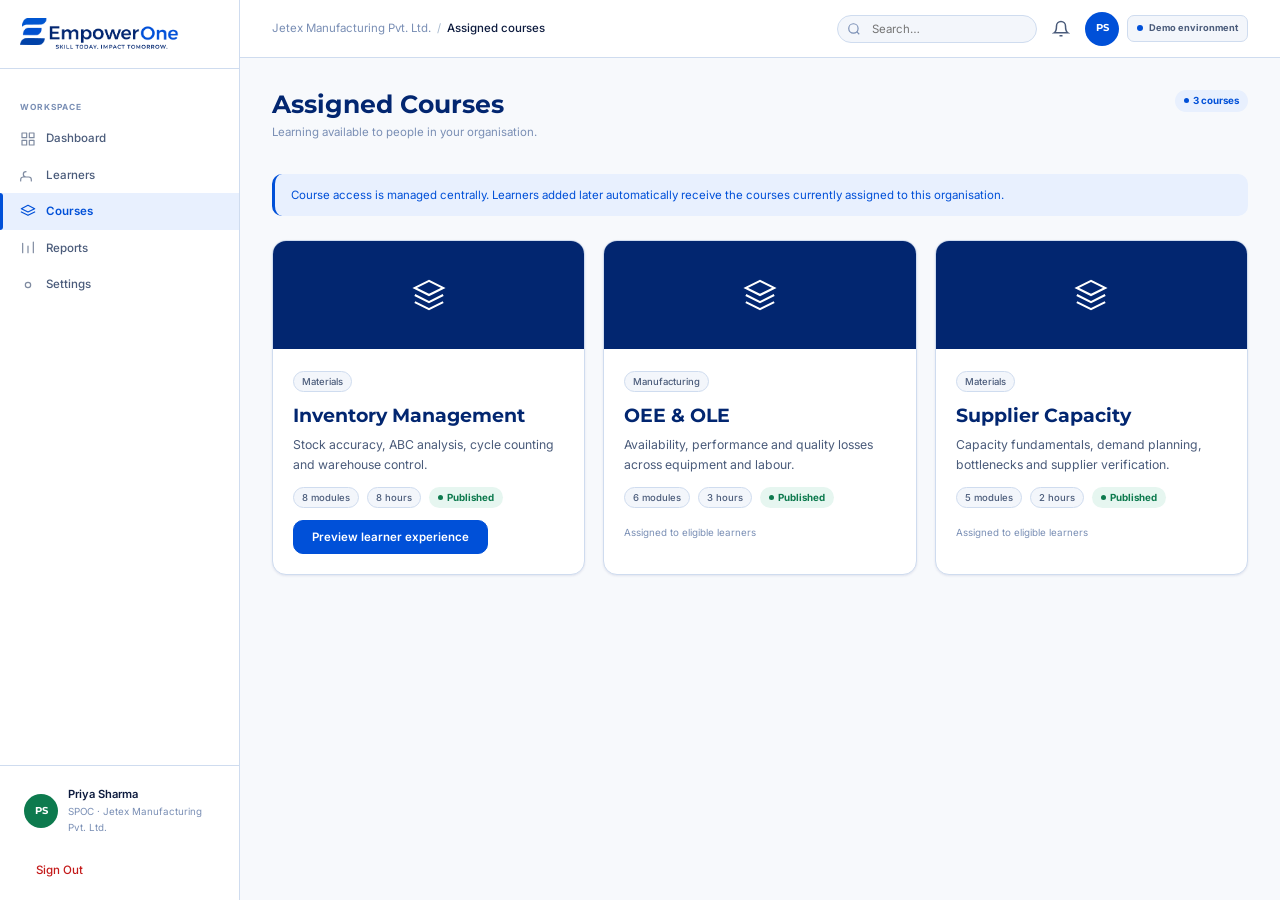
<file: app/organisation-courses.html>
﻿<!DOCTYPE html>
<html lang="en"><head><meta charset="UTF-8"><meta name="viewport" content="width=device-width, initial-scale=1.0"><meta name="description" content="Review courses assigned to your organisation in EmpowerOne."><title>Organisation Courses â€” EmpowerOne</title><link rel="stylesheet" href="../styles/app.css"><style>
.org-course-grid{display:grid;grid-template-columns:repeat(3,minmax(0,1fr));gap:18px}.org-course{overflow:hidden;padding:0}.org-course-art{height:108px;display:flex;align-items:center;justify-content:center;background:var(--navy);color:#fff}.org-course-body{padding:20px}.org-course-meta{display:flex;gap:8px;flex-wrap:wrap;margin:12px 0}.no-courses{padding:50px 20px;text-align:center}
@media(max-width:1000px){.org-course-grid{grid-template-columns:repeat(2,minmax(0,1fr))}}@media(max-width:700px){.org-course-grid{grid-template-columns:1fr}}
</style></head><body><div class="shell"><aside class="sidebar"><div class="sidebar-logo"><img src="../assets/images/empowerone-logo.png" alt="EmpowerOne"></div><nav class="snav" aria-label="Organisation navigation"><a href="spoc-dashboard.html" class="snav-item"><span>â–¦</span><span>Dashboard</span></a><div class="snav-section">Organisation</div><a href="learners.html" class="snav-item"><span>â™™</span><span>Learners</span></a><a href="organisation-courses.html" class="snav-item active" aria-current="page"><span>â–±</span><span>Courses</span></a><a href="spoc-dashboard.html#reports" class="snav-item"><span>â–¥</span><span>Reports</span></a><a href="settings.html" class="snav-item"><span>âš™</span><span>Settings</span></a></nav><div class="sidebar-foot"><div class="suser"><div class="av av-md" style="background:#0D7A4E">PS</div><div class="suser-info"><div class="suser-name">Priya Sharma</div><div class="suser-role">SPOC Â· Jetex Manufacturing</div></div></div><a href="login.html" class="snav-item mt2" style="color:var(--danger)">Sign Out</a></div></aside><main class="main"><header class="topbar"><div class="tb-left"><div class="breadcrumb"><span class="t-tm">Jetex Manufacturing Pvt. Ltd.</span><span class="sep">/</span><span class="cur">Assigned courses</span></div></div><div class="tb-right"><div class="av av-md" aria-label="Priya Sharma">PS</div></div></header><div class="page"><div class="ph"><div class="ph-left"><h1>Assigned Courses</h1><p>Learning available to people in your organisation.</p></div><div class="ph-right"><span class="badge b-blue" id="course-count">0 courses</span></div></div><div class="alert alert-info mb6">Course access is managed centrally. Learners added later automatically receive the courses currently assigned to this organisation.</div><section class="org-course-grid" id="org-course-grid" aria-live="polite"></section><div class="card no-courses" id="empty-courses" hidden><h2>No courses assigned yet</h2><p class="mt2">Your EmpowerOne platform administrator will assign courses for your organisation.</p></div></div></main></div>
<script src="../js/demo-store.js"></script><script>
(() => {const data=window.EmpowerOneData, orgId=data.currentOrganisationId(), state=data.getSnapshot(), courses=state.courses.filter(course=>data.assignedCourseIds(orgId).includes(course.id)), grid=document.getElementById('org-course-grid');document.getElementById('course-count').textContent=`${courses.length} ${courses.length===1?'course':'courses'}`;document.getElementById('empty-courses').hidden=Boolean(courses.length);courses.forEach(course=>{const card=document.createElement('article');card.className='card org-course';const description=course.id==='inventory-management'?'Stock accuracy, ABC analysis, cycle counting and warehouse control.':course.id==='oee-ole'?'Availability, performance and quality losses across equipment and labour.':'Capacity fundamentals, demand planning, bottlenecks and supplier verification.';card.innerHTML=`<div class="org-course-art" aria-hidden="true"><svg width="34" height="34" viewBox="0 0 24 24" fill="none" stroke="currentColor" stroke-width="1.5"><path d="M12 2 2 7l10 5 10-5-10-5Zm-10 10 10 5 10-5M2 17l10 5 10-5"/></svg></div><div class="org-course-body"><span class="tag">${course.department}</span><h2 class="mt3">${course.title}</h2><p class="mt2">${description}</p><div class="org-course-meta"><span class="tag">${course.moduleCount} modules</span><span class="tag">${course.duration}</span><span class="badge b-published">Published</span></div>${course.id==='inventory-management'?'<a class="btn btn-primary" href="learning-screen.html">Preview learner experience</a>':'<span class="fs-xs t-tm">Assigned to eligible learners</span>'}</div>`;grid.appendChild(card);});})();
</script></body></html>
</file>
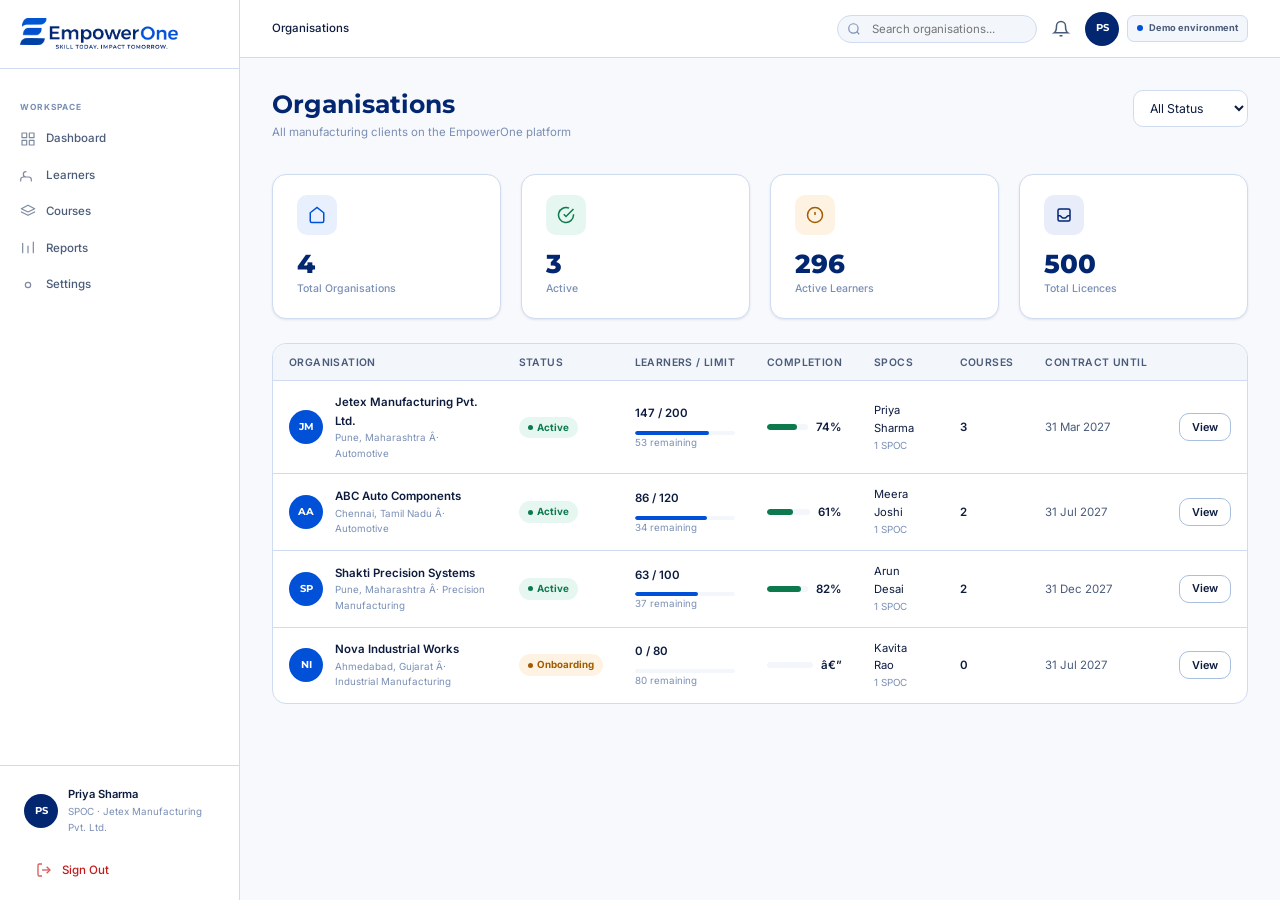
<file: app/organisations.html>
﻿<!DOCTYPE html>
<html lang="en">
<head>
  <meta charset="UTF-8">
  <meta name="viewport" content="width=device-width, initial-scale=1.0">
  <title>Organisations â€” EmpowerOne</title>
  <link rel="stylesheet" href="../styles/app.css">
  <style>
    .org-detail-panel{display:none;position:fixed;right:0;top:58px;bottom:0;width:min(480px,100vw);background:#fff;border-left:1px solid var(--border);z-index:200;overflow-y:auto;box-shadow:-4px 0 20px rgba(2,38,112,.1);animation:slideLeft .2s ease}
    @keyframes slideLeft{from{transform:translateX(100%)}to{transform:translateX(0)}}
    .odp-head{padding:20px 24px;border-bottom:1px solid var(--border);display:flex;align-items:center;gap:12px;background:var(--surface);position:sticky;top:0;z-index:1}
    .odp-body{padding:24px}
    .stat-grid{display:grid;grid-template-columns:repeat(2,1fr);gap:12px;margin-bottom:20px}
    .stat-box{background:var(--surface);border:1px solid var(--border);border-radius:var(--rad);padding:14px;text-align:center}
    .stat-val{font-family:var(--fh);font-size:1.5rem;font-weight:800;color:var(--navy);line-height:1}
    .stat-lbl{font-size:.68rem;color:var(--tm);font-weight:500;margin-top:4px}
    .spoc-chip{display:flex;align-items:center;gap:8px;padding:8px 12px;background:var(--surface);border:1px solid var(--border);border-radius:var(--rad);margin-bottom:8px}
    .assigned-course-row{display:flex;align-items:center;gap:10px;padding:10px 0;border-bottom:1px solid var(--border);font-size:.82rem}
    .assigned-course-row:last-child{border-bottom:none}
    .ac-thumb{width:32px;height:32px;border-radius:6px;flex-shrink:0;display:flex;align-items:center;justify-content:center}
  </style>
</head>
<body>
<div class="shell">
  <div class="sidebar">
    <div class="sidebar-logo"><img src="../assets/images/empowerone-logo.png" alt="EmpowerOne"></div>
    <nav class="snav">
      <a href="super-admin-dashboard.html" class="snav-item"><svg viewBox="0 0 24 24" fill="none" stroke="currentColor" stroke-width="2"><rect x="3" y="3" width="7" height="7" rx="1"/><rect x="14" y="3" width="7" height="7" rx="1"/><rect x="3" y="14" width="7" height="7" rx="1"/><rect x="14" y="14" width="7" height="7" rx="1"/></svg><span>Dashboard</span></a>
      <div class="snav-section">Management</div>
      <a href="organisations.html" class="snav-item active"><svg viewBox="0 0 24 24" fill="none" stroke="currentColor" stroke-width="2"><path d="M3 9l9-7 9 7v11a2 2 0 01-2 2H5a2 2 0 01-2-2z"/><polyline points="9 22 9 12 15 12 15 22"/></svg><span>Organisations</span></a>
      <a href="course-management.html" class="snav-item"><svg viewBox="0 0 24 24" fill="none" stroke="currentColor" stroke-width="2"><path d="M12 2L2 7l10 5 10-5-10-5zM2 17l10 5 10-5M2 12l10 5 10-5"/></svg><span>Course Library</span></a>
      <a href="course-approval.html" class="snav-item"><svg viewBox="0 0 24 24" fill="none" stroke="currentColor" stroke-width="2"><path d="M9 11l3 3L22 4"/><path d="M21 12v7a2 2 0 01-2 2H5a2 2 0 01-2-2V5a2 2 0 012-2h11"/></svg><span>Approvals</span><span class="snav-badge">3</span></a>
    </nav>
    <div class="sidebar-foot">
      <div class="suser"><div class="av av-md" style="background:var(--navy)">SA</div><div class="suser-info"><div class="suser-name">Super Admin</div><div class="suser-role">Platform Administrator</div></div></div>
      <a href="login.html" class="snav-item mt2" style="color:var(--danger)"><svg viewBox="0 0 24 24" fill="none" stroke="currentColor" stroke-width="2"><path d="M9 21H5a2 2 0 01-2-2V5a2 2 0 012-2h4"/><polyline points="16 17 21 12 16 7"/><line x1="21" y1="12" x2="9" y2="12"/></svg><span>Sign Out</span></a>
    </div>
  </div>

  <div class="main">
    <div class="topbar">
      <div class="tb-left">
        <div class="breadcrumb"><span class="cur">Organisations</span></div>
      </div>
      <div class="tb-right">
        <div class="tb-search">
          <svg viewBox="0 0 24 24" fill="none" stroke="currentColor" stroke-width="2"><circle cx="11" cy="11" r="8"/><path d="m21 21-4.35-4.35"/></svg>
          <input type="search" id="org-search" placeholder="Search organisations..." oninput="applyOrgFilters()">
        </div>
        <div class="av av-md" style="background:var(--navy);cursor:pointer">SA</div>
      </div>
    </div>

    <div class="page">
      <div class="ph">
        <div class="ph-left">
          <h1>Organisations</h1>
          <p>All manufacturing clients on the EmpowerOne platform</p>
        </div>
        <div class="ph-right">
          <select class="form-select" id="org-status-filter" onchange="applyOrgFilters()" style="width:auto;min-height:36px">
            <option value="">All Status</option>
            <option>Active</option>
            <option>Onboarding</option>
            <option>Expired</option>
          </select>
          <button class="btn btn-primary" data-roles="superadmin" onclick="openAddOrg()">
            <svg width="14" height="14" viewBox="0 0 24 24" fill="none" stroke="currentColor" stroke-width="2"><line x1="12" y1="5" x2="12" y2="19"/><line x1="5" y1="12" x2="19" y2="12"/></svg>
            Add Organisation
          </button>
        </div>
      </div>

      <!-- KPIs -->
      <div class="g4 mb6">
        <div class="kpi"><div class="kpi-icon ki-blue"><svg width="18" height="18" viewBox="0 0 24 24" fill="none" stroke="currentColor" stroke-width="2"><path d="M3 9l9-7 9 7v11a2 2 0 01-2 2H5a2 2 0 01-2-2z"/></svg></div><div class="kpi-value" id="org-total-count">4</div><div class="kpi-label">Total Organisations</div></div>
        <div class="kpi"><div class="kpi-icon ki-green"><svg width="18" height="18" viewBox="0 0 24 24" fill="none" stroke="currentColor" stroke-width="2"><path d="M22 11.08V12a10 10 0 11-5.93-9.14"/><polyline points="22 4 12 14.01 9 11.01"/></svg></div><div class="kpi-value" id="org-active-count">3</div><div class="kpi-label">Active</div></div>
        <div class="kpi"><div class="kpi-icon ki-warn"><svg width="18" height="18" viewBox="0 0 24 24" fill="none" stroke="currentColor" stroke-width="2"><circle cx="12" cy="12" r="10"/><line x1="12" y1="8" x2="12" y2="12"/></svg></div><div class="kpi-value" id="org-learner-count">296</div><div class="kpi-label">Active Learners</div></div>
        <div class="kpi"><div class="kpi-icon ki-navy"><svg width="18" height="18" viewBox="0 0 24 24" fill="none" stroke="currentColor" stroke-width="2"><path d="M20 13V6a2 2 0 00-2-2H6a2 2 0 00-2 2v7m16 0v5a2 2 0 01-2 2H6a2 2 0 01-2-2v-5m16 0h-2.586a1 1 0 00-.707.293l-2.414 2.414a1 1 0 01-.707.293h-3.172a1 1 0 01-.707-.293l-2.414-2.414A1 1 0 006.586 13H4"/></svg></div><div class="kpi-value" id="org-licence-count">500</div><div class="kpi-label">Total Licences</div></div>
      </div>

      <!-- TABLE -->
      <div class="table-wrap" id="org-table">
        <table>
          <thead>
            <tr>
              <th>Organisation</th>
              <th>Status</th>
              <th>Learners / Limit</th>
              <th>Completion</th>
              <th>SPOCs</th>
              <th>Courses</th>
              <th>Contract Until</th>
              <th></th>
            </tr>
          </thead>
          <tbody id="org-tbody">
            <tr>
              <td>
                <div class="flex aic gap3">
                  <div class="av av-md" style="background:#022670">JM</div>
                  <div>
                    <div class="fw6">Jetex Manufacturing Pvt. Ltd.</div>
                    <div class="fs-xs t-tm">Pune, Maharashtra Â· Automotive</div>
                  </div>
                </div>
              </td>
              <td><span class="badge b-active">Active</span></td>
              <td>
                <div class="fw6">147 / 200</div>
                <div class="pbar pbar-sm mt2"><div class="pfill" style="width:73%"></div></div>
                <div class="fs-xs t-tm mt1">53 remaining</div>
              </td>
              <td>
                <div class="flex aic gap2">
                  <div class="pbar f1"><div class="pfill green" style="width:74%"></div></div>
                  <span class="fw6 t-success">74%</span>
                </div>
              </td>
              <td><div class="fs-sm">Priya Sharma</div><div class="fs-xs t-tm">1 SPOC</div></td>
              <td><span class="fw6">3</span></td>
              <td class="t-ts">31 Mar 2027</td>
              <td>
                <div class="flex gap2">
                  <button class="btn btn-secondary btn-sm" onclick="openOrgDetail('Jetex Manufacturing')">View</button>
                  <button class="btn btn-ghost btn-sm">Edit</button>
                </div>
              </td>
            </tr>
            <tr>
              <td>
                <div class="flex aic gap3">
                  <div class="av av-md" style="background:#0050D8">PI</div>
                  <div>
                    <div class="fw6">Precision Industries Ltd.</div>
                    <div class="fs-xs t-tm">Chennai, Tamil Nadu Â· Machine Tools</div>
                  </div>
                </div>
              </td>
              <td><span class="badge b-active">Active</span></td>
              <td>
                <div class="fw6">89 / 150</div>
                <div class="pbar pbar-sm mt2"><div class="pfill" style="width:59%"></div></div>
                <div class="fs-xs t-tm mt1">61 remaining</div>
              </td>
              <td>
                <div class="flex aic gap2">
                  <div class="pbar f1"><div class="pfill" style="width:61%"></div></div>
                  <span class="fw6 t-blue">61%</span>
                </div>
              </td>
              <td><div class="fs-sm">Karthik Menon</div><div class="fs-xs t-tm">1 SPOC</div></td>
              <td><span class="fw6">3</span></td>
              <td class="t-ts">30 Jun 2027</td>
              <td>
                <div class="flex gap2">
                  <button class="btn btn-secondary btn-sm" onclick="openOrgDetail('Precision Industries')">View</button>
                  <button class="btn btn-ghost btn-sm">Edit</button>
                </div>
              </td>
            </tr>
            <tr>
              <td>
                <div class="flex aic gap3">
                  <div class="av av-md" style="background:#A05C00">SL</div>
                  <div>
                    <div class="fw6">Sigma Logistics &amp; Packaging</div>
                    <div class="fs-xs t-tm">Ahmedabad, Gujarat Â· Packaging</div>
                  </div>
                </div>
              </td>
              <td><span class="badge b-active">Active</span></td>
              <td>
                <div class="fw6">210 / 250</div>
                <div class="pbar pbar-sm mt2"><div class="pfill" style="width:84%"></div></div>
                <div class="fs-xs t-tm mt1">40 remaining</div>
              </td>
              <td>
                <div class="flex aic gap2">
                  <div class="pbar f1"><div class="pfill green" style="width:82%"></div></div>
                  <span class="fw6 t-success">82%</span>
                </div>
              </td>
              <td><div class="fs-sm">Anita Desai</div><div class="fs-xs t-tm">2 SPOCs</div></td>
              <td><span class="fw6">3</span></td>
              <td class="t-ts">31 Dec 2026</td>
              <td>
                <div class="flex gap2">
                  <button class="btn btn-secondary btn-sm" onclick="openOrgDetail('Sigma Logistics')">View</button>
                  <button class="btn btn-ghost btn-sm">Edit</button>
                </div>
              </td>
            </tr>
            <tr>
              <td>
                <div class="flex aic gap3">
                  <div class="av av-md" style="background:#0D7A4E">AT</div>
                  <div>
                    <div class="fw6">AutoTech Components Pvt. Ltd.</div>
                    <div class="fs-xs t-tm">Gurugram, Haryana Â· Auto Components</div>
                  </div>
                </div>
              </td>
              <td><span class="badge b-pending">Onboarding</span></td>
              <td>
                <div class="fw6">0 / 100</div>
                <div class="pbar pbar-sm mt2"><div class="pfill" style="width:0%"></div></div>
                <div class="fs-xs t-tm mt1">Setup in progress</div>
              </td>
              <td>
                <div class="flex aic gap2">
                  <div class="pbar f1"><div class="pfill" style="width:0%"></div></div>
                  <span class="fw6 t-tm">â€”</span>
                </div>
              </td>
              <td><div class="fs-sm">Vikram Singh</div><div class="fs-xs t-tm">1 SPOC</div></td>
              <td><span class="fw6">3</span></td>
              <td class="t-ts">31 Mar 2027</td>
              <td>
                <div class="flex gap2">
                  <button class="btn btn-secondary btn-sm" onclick="openOrgDetail('AutoTech Components')">View</button>
                  <button class="btn btn-ghost btn-sm">Edit</button>
                </div>
              </td>
            </tr>
            <tr>
              <td>
                <div class="flex aic gap3">
                  <div class="av av-md" style="background:#5B21B6">MP</div>
                  <div>
                    <div class="fw6">Mahindra Plastics &amp; Rubber</div>
                    <div class="fs-xs t-tm">Nashik, Maharashtra Â· Plastics</div>
                  </div>
                </div>
              </td>
              <td><span class="badge b-active">Active</span></td>
              <td>
                <div class="fw6">178 / 200</div>
                <div class="pbar pbar-sm mt2"><div class="pfill" style="width:89%"></div></div>
                <div class="fs-xs t-tm mt1">22 remaining</div>
              </td>
              <td>
                <div class="flex aic gap2">
                  <div class="pbar f1"><div class="pfill" style="width:69%"></div></div>
                  <span class="fw6 t-blue">69%</span>
                </div>
              </td>
              <td><div class="fs-sm">Sunita Rao</div><div class="fs-xs t-tm">1 SPOC</div></td>
              <td><span class="fw6">2</span></td>
              <td class="t-ts">31 Dec 2027</td>
              <td>
                <div class="flex gap2">
                  <button class="btn btn-secondary btn-sm" onclick="openOrgDetail('Mahindra Plastics')">View</button>
                  <button class="btn btn-ghost btn-sm">Edit</button>
                </div>
              </td>
            </tr>
          </tbody>
        </table>
      </div>
    </div>
  </div>
</div>

<!-- ORG DETAIL PANEL -->
<div class="org-detail-panel" id="org-detail">
  <div class="odp-head">
    <button class="btn btn-ghost btn-sm" onclick="closeOrgDetail()">
      <svg width="14" height="14" viewBox="0 0 24 24" fill="none" stroke="currentColor" stroke-width="2"><line x1="18" y1="6" x2="6" y2="18"/><line x1="6" y1="6" x2="18" y2="18"/></svg>
    </button>
    <div class="av av-md" style="background:#022670">JM</div>
    <div class="f1">
      <div class="fw7 fs-base" id="detail-org-name">Jetex Manufacturing Pvt. Ltd.</div>
      <div class="fs-xs t-tm" id="detail-org-location">Pune, Maharashtra Â· Active since Sep 2025</div>
    </div>
    <span class="badge b-active" id="detail-org-status">Active</span>
  </div>
  <div class="odp-body">
    <!-- Stats -->
    <div class="stat-grid">
      <div class="stat-box"><div class="stat-val" id="detail-active-learners">147</div><div class="stat-lbl">Active Learners</div></div>
      <div class="stat-box"><div class="stat-val" id="detail-licence-limit">200</div><div class="stat-lbl">Licence Limit</div></div>
      <div class="stat-box"><div class="stat-val t-success" id="detail-completion-rate">74%</div><div class="stat-lbl">Completion Rate</div></div>
      <div class="stat-box"><div class="stat-val t-danger">12</div><div class="stat-lbl">Overdue</div></div>
    </div>

    <!-- Dept Chart -->
    <div class="card mb4">
      <div class="card-title mb3">Completion by Department</div>
      <div class="chart-fallback">
        <div class="fallback-row"><span>Manufacturing</span><div class="pbar"><div class="pfill" style="width:81%"></div></div><strong>81%</strong></div>
        <div class="fallback-row"><span>Materials</span><div class="pbar"><div class="pfill" style="width:72%"></div></div><strong>72%</strong></div>
        <div class="fallback-row"><span>Quality</span><div class="pbar"><div class="pfill" style="width:66%"></div></div><strong>66%</strong></div>
        <div class="fallback-row"><span>Maintenance</span><div class="pbar"><div class="pfill warn" style="width:58%"></div></div><strong>58%</strong></div>
        <div class="fallback-row"><span>Engineering</span><div class="pbar"><div class="pfill" style="width:74%"></div></div><strong>74%</strong></div>
      </div>
    </div>

    <!-- SPOCs -->
    <div class="card-title mb3">SPOCs</div>
    <div class="mb4" id="org-spoc-list">
      <div class="spoc-chip">
        <div class="av av-sm" style="background:#0D7A4E">PS</div>
        <div class="f1">
          <div class="fw6 fs-sm">Priya Sharma</div>
          <div class="fs-xs t-tm">priya.s@jetex.com Â· Primary SPOC</div>
        </div>
        <button class="btn btn-ghost btn-sm">Edit</button>
      </div>
    </div>

    <!-- Assigned Courses -->
    <div class="card-title mb3">Assigned Courses</div>
    <div class="mb4" id="org-course-list">
      <div class="assigned-course-row">
        <div class="ac-thumb" style="background:linear-gradient(135deg,#022670,#0050D8)"><svg width="14" height="14" viewBox="0 0 24 24" fill="none" stroke="white" stroke-width="2"><path d="M20 7H4a2 2 0 00-2 2v10a2 2 0 002 2h16a2 2 0 002-2V9a2 2 0 00-2-2z"/></svg></div>
        <div class="f1"><div class="fw6 fs-sm">Inventory Management</div><div class="fs-xs t-tm">Materials Â· 147 assigned</div></div>
        <span class="badge b-published">Published</span>
      </div>
      <div class="assigned-course-row">
        <div class="ac-thumb" style="background:linear-gradient(135deg,#0D4A8C,#1E7FD8)"><svg width="14" height="14" viewBox="0 0 24 24" fill="none" stroke="white" stroke-width="2"><circle cx="12" cy="12" r="3"/></svg></div>
        <div class="f1"><div class="fw6 fs-sm">OEE &amp; OLE</div><div class="fs-xs t-tm">Manufacturing Â· 82 assigned</div></div>
        <span class="badge b-published">Published</span>
      </div>
      <div class="assigned-course-row">
        <div class="ac-thumb" style="background:linear-gradient(135deg,#1A4A7A,#2196C8)"><svg width="14" height="14" viewBox="0 0 24 24" fill="none" stroke="white" stroke-width="2"><path d="M17 21v-2a4 4 0 00-4-4H5a4 4 0 00-4 4v2"/></svg></div>
        <div class="f1"><div class="fw6 fs-sm">Supplier Capacity Planning</div><div class="fs-xs t-tm">Materials Â· 38 assigned</div></div>
        <span class="badge b-published">Published</span>
      </div>
    </div>
    <a class="btn btn-secondary btn-sm" data-roles="superadmin" href="course-management.html">
      <svg width="12" height="12" viewBox="0 0 24 24" fill="none" stroke="currentColor" stroke-width="2"><line x1="12" y1="5" x2="12" y2="19"/><line x1="5" y1="12" x2="19" y2="12"/></svg>
      Manage Course Assignments
    </a>

    <div class="divider"></div>
    <div class="flex gap3">
      <a href="spoc-dashboard.html" class="btn btn-primary f1">View HR Dashboard</a>
      <button class="btn btn-secondary" onclick="closeOrgDetail()">Close</button>
    </div>
  </div>
</div>

<!-- Add Org Modal -->
<div class="modal-overlay" id="add-org-modal" style="display:none" onclick="closeAddOrg(event)">
  <div class="modal">
    <div class="modal-header">
      <h3>Add Organisation</h3>
      <button class="btn btn-ghost btn-sm" onclick="closeOrgModal()">âœ•</button>
    </div>
    <div class="modal-body" id="org-form-fields">
      <div class="form-group mb4">
        <label class="form-label">Organisation Name *</label>
        <input type="text" class="form-input" id="new-org-name" name="name" placeholder="e.g. Apex Manufacturing" required>
      </div>
      <div class="form-row fr-2 mb4">
        <div class="form-group">
          <label class="form-label">City</label>
          <input type="text" class="form-input" id="new-org-city" name="city" placeholder="Pune">
        </div>
        <div class="form-group">
          <label class="form-label">State</label>
          <input type="text" class="form-input" id="new-org-state" name="state" placeholder="Maharashtra">
        </div>
      </div>
      <div class="form-row fr-2 mb4">
        <div class="form-group">
          <label class="form-label">Industry</label>
          <select class="form-select" id="new-org-industry" name="industry">
            <option value="">Select industry</option>
            <option>Automotive</option>
            <option>Machine Tools</option>
            <option>Packaging</option>
            <option>Plastics &amp; Rubber</option>
            <option>Electronics</option>
            <option>Pharmaceuticals</option>
          </select>
        </div>
        <div class="form-group">
          <label class="form-label">Licence Limit</label>
          <input type="number" class="form-input" id="new-org-licences" name="licenceLimit" placeholder="100" min="1" required>
        </div>
      </div>
      <div class="form-row fr-2 mb4">
        <div class="form-group">
          <label class="form-label">Contract Start</label>
          <input type="date" class="form-input" id="new-org-start" name="contractStart">
        </div>
        <div class="form-group">
          <label class="form-label">Contract End</label>
          <input type="date" class="form-input" id="new-org-end" name="contractEnd">
        </div>
      </div>
      <div class="divider"></div>
      <div class="card-title mb3">Primary SPOC</div>
      <div class="form-row fr-2 mb4">
        <div class="form-group">
          <label class="form-label">SPOC Name</label>
          <input type="text" class="form-input" id="new-org-spoc" name="spocName" placeholder="Full Name">
        </div>
        <div class="form-group">
          <label class="form-label">SPOC Email</label>
          <input type="email" class="form-input" id="new-org-spoc-email" name="spocEmail" placeholder="spoc@company.com">
        </div>
      </div>
    </div>
    <div class="modal-footer">
      <button class="btn btn-secondary" onclick="closeOrgModal()">Cancel</button>
      <button class="btn btn-primary" id="create-org-button" type="button" onclick="createOrganisation()">Create Organisation</button>
    </div>
  </div>
</div>

<script src="../js/demo-store.js"></script>
<script>
let editingOrgId='';
function openOrgDetail(id) {
  const org=EmpowerOneData.getOrganisation(id);
  if(!org)return;
  document.getElementById('detail-org-name').textContent=org.name;
  document.getElementById('detail-org-location').textContent=`${org.city||'Location not set'}${org.state?', '+org.state:''} Â· ${org.status}`;
  const badge=document.getElementById('detail-org-status');badge.textContent=org.status;badge.className=`badge ${org.status==='Active'?'b-active':'b-pending'}`;
  document.getElementById('detail-active-learners').textContent=org.activeLearners;
  document.getElementById('detail-licence-limit').textContent=org.licenceLimit;
  document.getElementById('detail-completion-rate').textContent=`${org.completionRate||0}%`;
  document.querySelector('#org-spoc-list').innerHTML=org.spocs.length?org.spocs.map(name=>`<div class="spoc-chip"><div class="av av-sm">${escapeText(name.split(/\s+/).map(part=>part[0]).join('').slice(0,2))}</div><div class="f1"><div class="fw6 fs-sm">${escapeText(name)}</div><div class="fs-xs t-tm">${escapeText(org.spocEmail||'Email not set')} Â· Primary SPOC</div></div></div>`).join(''):'<p class="fs-sm t-tm">No SPOC assigned yet.</p>';
  const courses=EmpowerOneData.getSnapshot().courses.filter(course=>org.courseIds.includes(course.id));
  document.querySelector('#org-course-list').innerHTML=courses.length?courses.map(course=>`<div class="assigned-course-row"><div class="ac-thumb" aria-hidden="true"><span>â–±</span></div><div class="f1"><div class="fw6 fs-sm">${escapeText(course.title)}</div><div class="fs-xs t-tm">${escapeText(course.department)} Â· ${org.activeLearners} learner accounts</div></div><span class="badge b-published">${escapeText(course.status)}</span></div>`).join(''):'<p class="fs-sm t-tm">No courses assigned. Use Manage Course Assignments to add learning.</p>';
  document.getElementById('org-detail').style.display = 'block';
}

function escapeText(value){return String(value??'').replace(/[&<>"']/g,ch=>({'&':'&amp;','<':'&lt;','>':'&gt;','"':'&quot;',"'":'&#39;'}[ch]));}

function closeOrgDetail() {
  document.getElementById('org-detail').style.display = 'none';
}

function openAddOrg() {
  editingOrgId='';
  document.querySelector('#add-org-modal h3').textContent='Add Organisation';
  document.getElementById('create-org-button').textContent='Create Organisation';
  document.querySelectorAll('#org-form-fields input').forEach(input=>input.value='');
  document.getElementById('add-org-modal').style.display = 'flex';
}

function openEditOrg(id){
  const org=EmpowerOneData.getOrganisation(id);if(!org)return;editingOrgId=id;openAddOrg();editingOrgId=id;
  document.querySelector('#add-org-modal h3').textContent='Edit Organisation';document.getElementById('create-org-button').textContent='Save Organisation';
  const values={name:org.name,city:org.city,state:org.state,industry:org.industry,licenceLimit:org.licenceLimit,contractStart:org.contractStart,contractEnd:org.contractEnd,spocName:org.spocs[0]||'',spocEmail:org.spocEmail||''};
  Object.entries(values).forEach(([key,value])=>{const input=document.querySelector(`#org-form-fields [name="${key}"]`);if(input)input.value=value;});
}

function closeOrgModal(){document.getElementById('add-org-modal').style.display='none';}

function createOrganisation(){
  const fields=document.getElementById('org-form-fields');
  const required=[fields.querySelector('[name="name"]'),fields.querySelector('[name="licenceLimit"]')];
  if(!required.every(field=>field.reportValidity()))return;
  const values=Object.fromEntries([...fields.querySelectorAll('input,select')].map(field=>[field.name,field.value]));
  try{
    if(editingOrgId)EmpowerOneData.saveOrganisationProfile(values,editingOrgId);
    else EmpowerOneData.addOrganisation(values);
    closeOrgModal();renderOrganisations();
  }catch(error){window.alert(error.message);}
}

function closeAddOrg(e) {
  if (e.target === document.getElementById('add-org-modal')) document.getElementById('add-org-modal').style.display = 'none';
}

function filterOrgs(q) {
  document.getElementById('org-search').value=q;applyOrgFilters();
}
function applyOrgFilters(){
  const query=document.getElementById('org-search').value.trim().toLowerCase();const status=document.getElementById('org-status-filter').value;
  document.querySelectorAll('#org-tbody tr').forEach(row=>{row.hidden=(!row.textContent.toLowerCase().includes(query))||(status&&row.dataset.status!==status);});
}
function renderOrganisations(){
  const orgs=EmpowerOneData.getSnapshot().organisations;const tbody=document.getElementById('org-tbody');tbody.replaceChildren();
  orgs.forEach(org=>{
    const row=document.createElement('tr');row.dataset.status=org.status;
    const used=Math.round(org.activeLearners/Math.max(1,org.licenceLimit)*100);const contract=org.contractEnd?new Date(`${org.contractEnd}T00:00:00`).toLocaleDateString('en-GB',{day:'2-digit',month:'short',year:'numeric'}):'Not set';
    row.innerHTML=`<td><div class="flex aic gap3"><div class="av av-md"></div><div><div class="fw6 org-name"></div><div class="fs-xs t-tm org-location"></div></div></div></td><td><span class="badge ${org.status==='Active'?'b-active':'b-pending'}">${escapeText(org.status)}</span></td><td><div class="fw6">${org.activeLearners} / ${org.licenceLimit}</div><div class="pbar pbar-sm mt2"><div class="pfill" style="width:${Math.min(100,used)}%"></div></div><div class="fs-xs t-tm mt1">${Math.max(0,org.licenceLimit-org.activeLearners)} remaining</div></td><td><div class="flex aic gap2"><div class="pbar f1"><div class="pfill green" style="width:${Math.min(100,org.completionRate||0)}%"></div></div><span class="fw6">${org.completionRate?`${org.completionRate}%`:'â€”'}</span></div></td><td><div class="fs-sm org-spoc"></div><div class="fs-xs t-tm">${org.spocs.length} SPOC${org.spocs.length===1?'':'s'}</div></td><td><span class="fw6">${org.courseIds.length}</span></td><td class="t-ts">${contract}</td><td><div class="flex gap2"><button class="btn btn-secondary btn-sm org-view" type="button">View</button><button class="btn btn-ghost btn-sm org-edit" type="button">Edit</button></div></td>`;
    row.querySelector('.av').textContent=org.name.split(/\s+/).map(part=>part[0]).join('').slice(0,2).toUpperCase();row.querySelector('.org-name').textContent=org.name;row.querySelector('.org-location').textContent=`${org.city||'Location not set'}${org.state?', '+org.state:''} Â· ${org.industry||'Industry not set'}`;row.querySelector('.org-spoc').textContent=org.spocs[0]||'Not assigned';row.querySelector('.org-view').addEventListener('click',()=>openOrgDetail(org.id));const edit=row.querySelector('.org-edit');edit.hidden=EmpowerOneData.currentRole()!=='superadmin';edit.addEventListener('click',()=>openEditOrg(org.id));tbody.appendChild(row);
  });
  const active=orgs.filter(org=>org.status==='Active').length;document.getElementById('org-total-count').textContent=orgs.length;document.getElementById('org-active-count').textContent=active;document.getElementById('org-learner-count').textContent=orgs.reduce((sum,org)=>sum+org.activeLearners,0).toLocaleString();document.getElementById('org-licence-count').textContent=orgs.reduce((sum,org)=>sum+org.licenceLimit,0).toLocaleString();applyOrgFilters();
}
renderOrganisations();
const requestedOrg=new URLSearchParams(location.search).get('org');if(requestedOrg)openOrgDetail(requestedOrg);
</script>
</body>
</html>
</file>
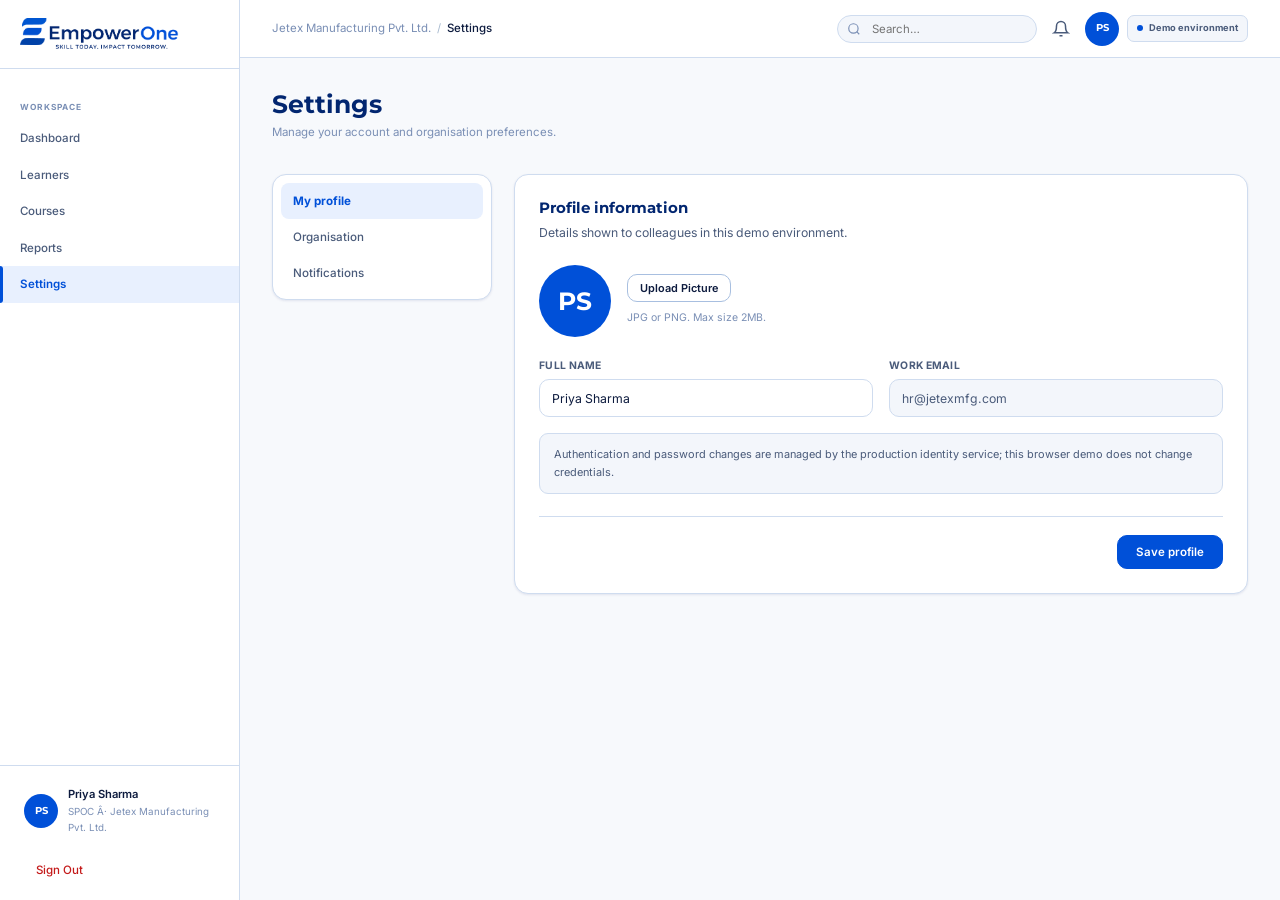
<file: app/settings.html>
<!DOCTYPE html>
<html lang="en">
<head>
  <meta charset="UTF-8"><meta name="viewport" content="width=device-width, initial-scale=1.0">
  <meta name="description" content="Manage EmpowerOne account, organisation and notification preferences.">
  <title>Settings â€” EmpowerOne</title><link rel="stylesheet" href="../styles/app.css">
  <style>
    .settings-layout{display:grid;grid-template-columns:220px minmax(0,1fr);gap:22px;align-items:start}
    .settings-nav{padding:8px}.settings-tab{display:flex;width:100%;gap:10px;align-items:center;padding:11px 12px;border:0;border-radius:8px;background:transparent;color:var(--ts);text-align:left;font:500 .83rem var(--fb);cursor:pointer}
    .settings-tab:hover{background:var(--surface)}.settings-tab.active{background:var(--blue-pale);color:var(--blue);font-weight:700}
    .settings-panel[hidden]{display:none}.settings-panel h2{font-size:1.1rem;margin-bottom:6px}.settings-panel>p{margin-bottom:22px}
    .settings-footer{display:flex;justify-content:flex-end;margin-top:22px;padding-top:18px;border-top:1px solid var(--border)}
    .setting-switch{display:flex;align-items:center;justify-content:space-between;gap:18px;padding:16px 0;border-bottom:1px solid var(--border)}
    .setting-switch:last-child{border-bottom:0}.setting-switch strong{display:block;font-size:.83rem}.setting-switch span{display:block;font-size:.74rem;color:var(--tm);margin-top:3px}
    .setting-switch input{width:18px;height:18px;accent-color:var(--blue)}
    .settings-notice{padding:12px 14px;background:var(--surface);border:1px solid var(--border);border-radius:9px;color:var(--ts);font-size:.78rem}
    @media(max-width:760px){.settings-layout{grid-template-columns:1fr}.settings-nav{display:flex;overflow-x:auto;gap:4px}.settings-tab{width:auto;white-space:nowrap}}
  </style>
</head>
<body>
<div class="shell">
  <aside class="sidebar"><div class="sidebar-logo"><img src="../assets/images/empowerone-logo.png" alt="EmpowerOne"></div>
    <nav class="snav" aria-label="Platform navigation">
      <a href="spoc-dashboard.html" class="snav-item"><span>â–¦</span><span>Dashboard</span></a>
      <div class="snav-section">Organisation</div><a href="learners.html" class="snav-item"><span>â™™</span><span>Learners</span></a><a href="organisation-courses.html" class="snav-item"><span>â–±</span><span>Courses</span></a>
      <div class="snav-section">Account</div><a href="settings.html" class="snav-item active" aria-current="page"><span>âš™</span><span>Settings</span></a>
    </nav>
    <div class="sidebar-foot"><div class="suser"><div class="av av-md" style="background:var(--blue)">PS</div><div class="suser-info"><div class="suser-name">Priya Sharma</div><div class="suser-role">SPOC Â· Jetex Manufacturing</div></div></div><a href="login.html" class="snav-item mt2" style="color:var(--danger)">Sign Out</a></div>
  </aside>
  <main class="main"><header class="topbar"><div class="tb-left"><div class="breadcrumb"><span class="t-tm">Jetex Manufacturing Pvt. Ltd.</span><span class="sep">/</span><span class="cur">Settings</span></div></div><div class="tb-right"><div class="av av-md">PS</div></div></header>
    <div class="page"><div class="ph"><div class="ph-left"><h1>Settings</h1><p>Manage your account and organisation preferences.</p></div></div>
      <div class="settings-layout">
        <nav class="card settings-nav" aria-label="Settings sections">
          <button class="settings-tab active" type="button" data-panel="profile" aria-selected="true">My profile</button>
          <button class="settings-tab" type="button" data-panel="organisation" aria-selected="false" id="organisation-tab">Organisation</button>
          <button class="settings-tab" type="button" data-panel="notifications" aria-selected="false">Notifications</button>
          <button class="settings-tab" type="button" data-panel="platform" aria-selected="false" id="platform-tab" hidden>Platform</button>
        </nav>
        <section class="card settings-content">
          <section class="settings-panel" data-settings-panel="profile"><h2>Profile information</h2><p>Details shown to colleagues in this demo environment.</p>
            <form id="profile-form">
              <div class="mb5 flex aic gap4">
                <div class="av av-lg" id="profile-avatar-preview" style="width: 72px; height: 72px; font-size: 1.8rem; background: var(--blue);"></div>
                <div>
                  <label class="btn btn-secondary btn-sm" style="cursor:pointer">
                    Upload Picture
                    <input type="file" id="profile-picture-upload" accept=".jpg, .jpeg, .png" hidden>
                  </label>
                  <p class="form-hint mt2" style="font-size: 0.75rem;">JPG or PNG. Max size 2MB.</p>
                </div>
              </div>
              <div class="form-row fr-2 mb4">
                <label class="form-group">
                  <span class="form-label">Full name</span>
                  <input class="form-input" name="name" id="profile-name-input" required>
                </label>
                <label class="form-group">
                  <span class="form-label">Work email</span>
                  <input class="form-input" name="email" id="profile-email-input" type="email" required>
                </label>
              </div>
              <div class="settings-notice hr-notice" style="display:none; margin-bottom: 16px;">
                <strong>Note:</strong> Name and email are managed by your HR department. Please contact your administrator to request changes.
              </div>
              <div class="settings-notice">Authentication and password changes are managed by the production identity service; this browser demo does not change credentials.</div>
              <div class="settings-footer"><button class="btn btn-primary" type="submit">Save profile</button></div>
            </form>
          </section>
          <section class="settings-panel" data-settings-panel="organisation" hidden><h2>Organisation profile</h2><p>Organisation details are only available within your assigned tenant.</p>
            <form id="organisation-form"><label class="form-group mb4"><span class="form-label">Organisation name</span><input class="form-input" name="name" required></label><label class="form-group"><span class="form-label">Departments</span><textarea class="form-textarea" name="departments" rows="4" aria-describedby="department-hint"></textarea><span class="form-hint" id="department-hint">Enter one department per line. Used for learner roster filters.</span></label><div class="settings-footer"><button class="btn btn-primary" type="submit">Save organisation</button></div></form>
          </section>
          <section class="settings-panel" data-settings-panel="notifications" hidden><h2>Notification preferences</h2><p>Choose which learning events you want to see in the product.</p>
            <form id="notifications-form"><label class="setting-switch"><div><strong>Course review updates</strong><span>Approval and change requests on your submitted courses</span></div><input type="checkbox" name="courseReviews" checked></label><label class="setting-switch"><div><strong>Learner progress alerts</strong><span>Overdue learning and assessment outcomes</span></div><input type="checkbox" name="learnerProgress" checked></label><label class="setting-switch"><div><strong>Organisation assignments</strong><span>When courses are added or updated for your organisation</span></div><input type="checkbox" name="courseAssignments" checked></label><div class="settings-footer"><button class="btn btn-primary" type="submit">Save preferences</button></div></form>
          </section>
          <section class="settings-panel" data-settings-panel="platform" hidden><h2>Platform configuration</h2><p>Branding and platform defaults for the demo preview.</p><form id="platform-form"><label class="form-group mb4"><span class="form-label">Platform name</span><input class="form-input" name="platformName" value="EmpowerOne" required></label><label class="form-group"><span class="form-label">Default passing score</span><select class="form-select" name="passScore"><option value="70">70% â€” Phase 1 standard</option></select></label><div class="settings-footer"><button class="btn btn-primary" type="submit">Save platform settings</button></div></form></section>
        </section>
      </div>
    </div>
  </main>
</div><div class="app-toast" id="settings-toast" role="status" aria-live="polite"></div>
<script src="../js/demo-store.js"></script>
<script>
(() => {
  const data = window.EmpowerOneData, role = data.currentRole(), snapshot = data.getSnapshot();
  const userId = sessionStorage.getItem('empowerone.demoUserId') || 'user-spoc';
  const user = snapshot.users.find(item => item.id === userId) || snapshot.users.find(item => item.id === 'user-spoc');
  const org = data.getOrganisation(data.currentOrganisationId());
  const prefs = snapshot.settings[user.id] || {};
  if (role === 'superadmin') document.getElementById('platform-tab').hidden = false;
  if (role === 'learner' || role === 'creator') document.getElementById('organisation-tab').hidden = true;
  const nav = document.querySelector('.sidebar .snav');
  const roleLinks = {
    superadmin: [['super-admin-dashboard.html','Dashboard'],['organisations.html','Organisations'],['course-management.html','Courses'],['course-approval.html','Approvals'],['learners.html','Learners'],['settings.html','Settings']],
    creator: [['content-creator.html','Course builder'],['course-management.html','My courses'],['settings.html','Settings']],
    learner: [['learner-dashboard.html','My learning'],['learner-dashboard.html#assigned-courses','Assigned courses'],['settings.html','Profile & settings']],
    spoc: [['spoc-dashboard.html','Dashboard'],['learners.html','Learners'],['organisation-courses.html','Courses'],['spoc-dashboard.html#reports','Reports'],['settings.html','Settings']]
  };
  nav.innerHTML = (roleLinks[role] || roleLinks.spoc).map((item,index) => `${index===0?'<div class="snav-section">Workspace</div>':''}<a href="${item[0]}" class="snav-item ${item[0]==='settings.html'?'active':''}">${item[1]}</a>`).join('');
  document.querySelector('.sidebar .suser-name').textContent = user.name;
  document.querySelector('.sidebar .suser-role').textContent = role === 'learner' ? `${user.designation || 'Learner'} Â· ${user.department || 'Manufacturing'}` : role === 'superadmin' ? 'Platform Administrator' : role === 'creator' ? 'Content Creator' : `SPOC Â· ${org.name}`;
  document.querySelector('.sidebar-foot .av').textContent = user.name.split(/\s+/).map(part => part[0]).join('').slice(0,2).toUpperCase();
  document.querySelector('.breadcrumb .t-tm').textContent = role === 'superadmin' ? 'Platform' : role === 'creator' ? 'Creator workspace' : role === 'learner' ? 'My Learning' : org.name;
  document.querySelector('#profile-form [name="name"]').value = user.name;
  document.querySelector('#profile-form [name="email"]').value = user.email;
  const avatarPreview = document.getElementById('profile-avatar-preview');
  if (avatarPreview) avatarPreview.textContent = user.name.split(/\s+/).map(part => part[0]).join('').slice(0,2).toUpperCase();

  // Handle HR role locking
  if (role === 'learner' || role === 'creator') {
    const nameInput = document.getElementById('profile-name-input');
    const emailInput = document.getElementById('profile-email-input');
    
    [nameInput, emailInput].forEach(el => {
      el.disabled = true;
      el.style.background = 'var(--surface)';
      el.style.color = 'var(--ts)';
      el.style.cursor = 'not-allowed';
      el.style.borderColor = 'var(--border)';
    });
    
    document.querySelector('.hr-notice').style.display = 'block';
  } else {
    // For HR/Superadmin, only email is readonly (handled by system), name can be edited
    document.getElementById('profile-email-input').readOnly = true;
    document.getElementById('profile-email-input').style.background = 'var(--surface)';
    document.getElementById('profile-email-input').style.color = 'var(--ts)';
    document.getElementById('profile-email-input').style.cursor = 'not-allowed';
  }
  
  // Dummy picture upload handler
  const picUpload = document.getElementById('profile-picture-upload');
  if (picUpload) {
    picUpload.addEventListener('change', (e) => {
      if (e.target.files && e.target.files[0]) {
        const file = e.target.files[0];
        const reader = new FileReader();
        reader.onload = (e) => {
          avatarPreview.style.backgroundImage = `url(${e.target.result})`;
          avatarPreview.style.backgroundSize = 'cover';
          avatarPreview.style.backgroundPosition = 'center';
          avatarPreview.textContent = '';
        };
        reader.readAsDataURL(file);
      }
    });
  }
  document.querySelector('#organisation-form [name="name"]').value = org.name;
  document.querySelector('#organisation-form [name="departments"]').value = org.departments.join('\n');
  Object.entries(prefs.notifications || {}).forEach(([name,value]) => { const field = document.querySelector(`#notifications-form [name="${name}"]`); if (field) field.checked = Boolean(value); });
  document.querySelectorAll('.settings-tab').forEach(tab => tab.addEventListener('click', () => {
    document.querySelectorAll('.settings-tab').forEach(item => { item.classList.toggle('active',item===tab); item.setAttribute('aria-selected',String(item===tab)); });
    document.querySelectorAll('.settings-panel').forEach(panel => panel.hidden = panel.dataset.settingsPanel !== tab.dataset.panel);
  }));
  const toast = document.getElementById('settings-toast'); let timer;
  function saved(message) { toast.textContent = message; toast.classList.add('show'); clearTimeout(timer); timer = setTimeout(() => toast.classList.remove('show'),2800); }
  document.getElementById('profile-form').addEventListener('submit', event => { event.preventDefault(); if(!event.currentTarget.reportValidity()) return; const name=event.currentTarget.elements.name.value.trim(); try { data.saveUserSettings(user.id,{ name }); saved('Profile display name saved in this browser.'); } catch(error) { saved(error.message); } });
  document.getElementById('organisation-form').addEventListener('submit', event => { event.preventDefault(); if(!event.currentTarget.reportValidity()) return; try { data.saveOrganisationProfile({name:event.currentTarget.elements.name.value,departments:event.currentTarget.elements.departments.value.split('\n')},org.id); saved('Organisation profile updated for this demo.'); } catch(error) { saved(error.message); } });
  document.getElementById('notifications-form').addEventListener('submit', event => { event.preventDefault(); const values=Object.fromEntries([...new FormData(event.currentTarget).entries()].map(([key,value])=>[key,value==='on'])); try { data.saveUserSettings(user.id,{notifications:values}); saved('Notification preferences saved.'); } catch(error) { saved(error.message); } });
  document.getElementById('platform-form').addEventListener('submit', event => { event.preventDefault(); const values=Object.fromEntries(new FormData(event.currentTarget)); try { data.saveUserSettings(user.id,{platform:values}); saved('Platform defaults saved for this demo.'); } catch(error) { saved(error.message); } });
})();
</script></body></html>
</file>
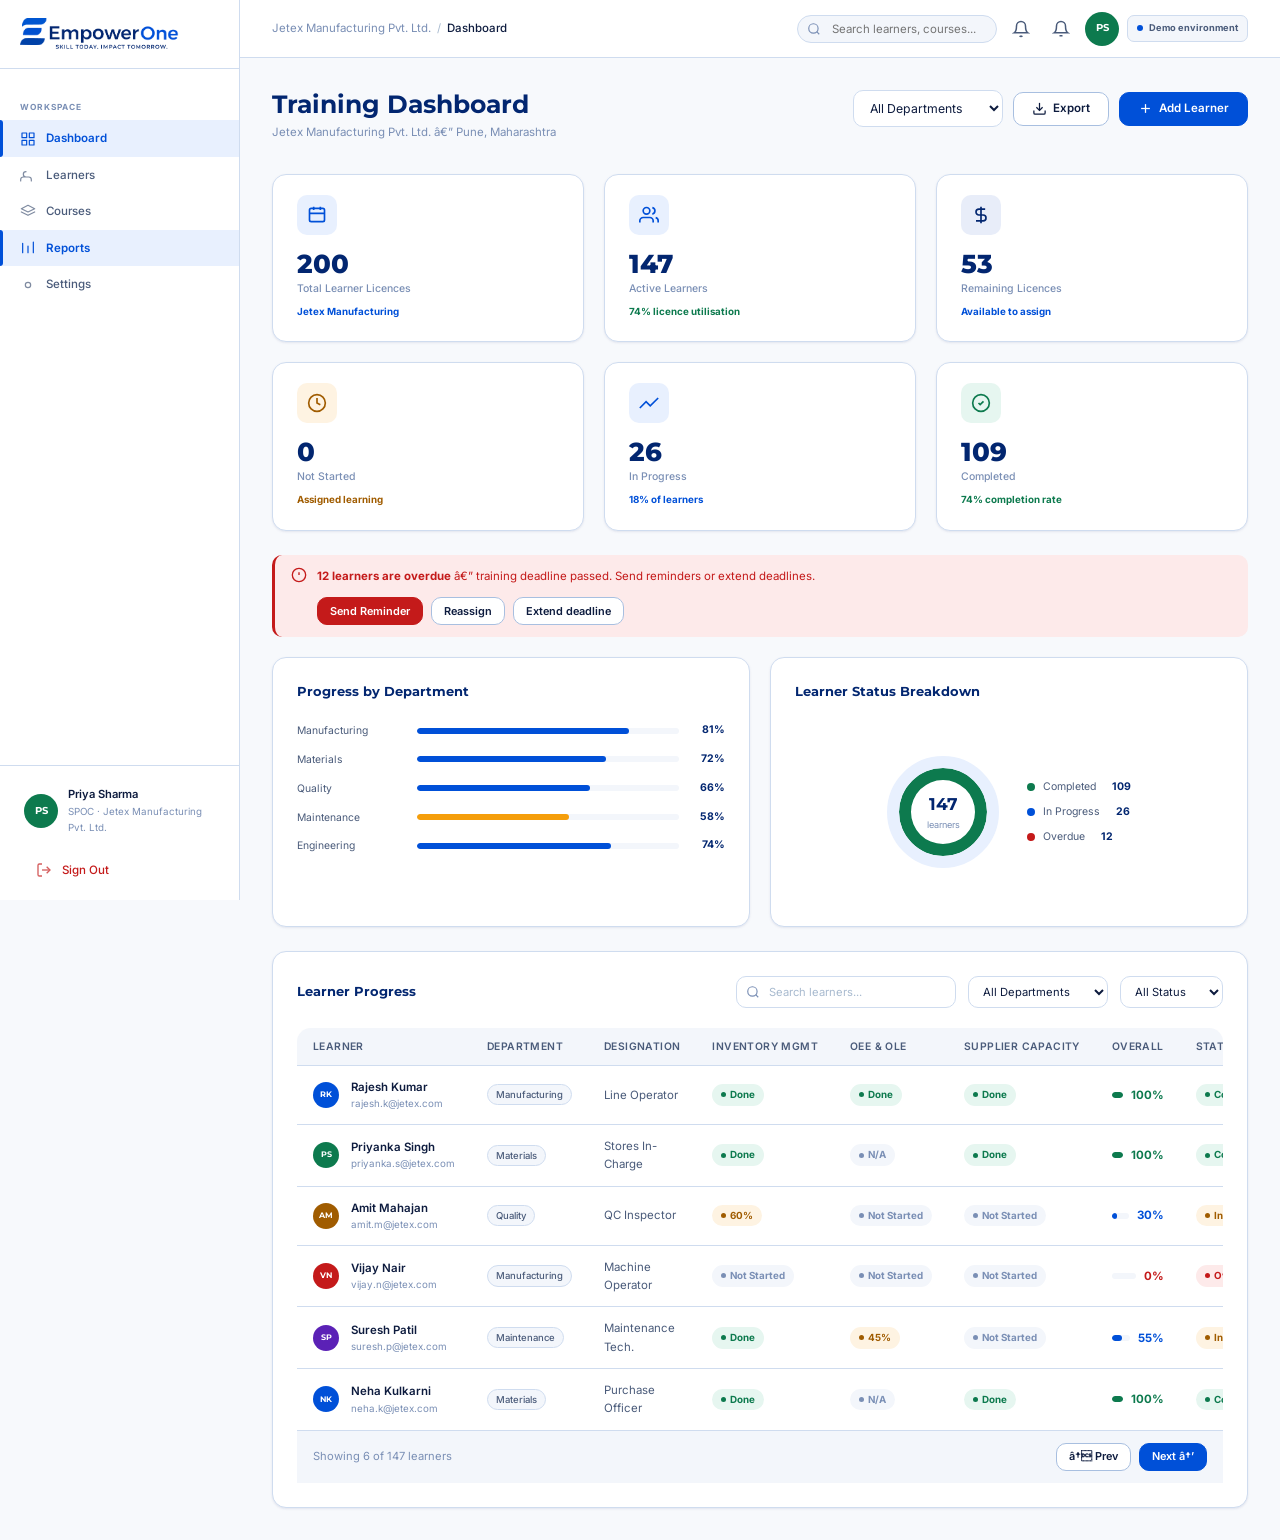
<file: app/spoc-dashboard.html>
﻿<!DOCTYPE html>
<html lang="en">
<head>
  <meta charset="UTF-8">
  <meta name="viewport" content="width=device-width, initial-scale=1.0">
  <title>SPOC Dashboard â€” EmpowerOne</title>
  <link rel="stylesheet" href="../styles/app.css">
</head>
<body>
<div class="shell">
  <!-- SIDEBAR -->
  <div class="sidebar">
    <div class="sidebar-logo">
      <img src="../assets/images/empowerone-logo.png" alt="EmpowerOne">
    </div>
    <nav class="snav">
      <a href="spoc-dashboard.html" class="snav-item active">
        <svg viewBox="0 0 24 24" fill="none" stroke="currentColor" stroke-width="2"><rect x="3" y="3" width="7" height="7" rx="1"/><rect x="14" y="3" width="7" height="7" rx="1"/><rect x="3" y="14" width="7" height="7" rx="1"/><rect x="14" y="14" width="7" height="7" rx="1"/></svg>
        <span>Dashboard</span>
      </a>
      <div class="snav-section">Organisation</div>
      <a href="learners.html" class="snav-item">
        <svg viewBox="0 0 24 24" fill="none" stroke="currentColor" stroke-width="2"><path d="M17 21v-2a4 4 0 00-4-4H5a4 4 0 00-4 4v2"/><circle cx="9" cy="7" r="4"/><path d="M23 21v-2a4 4 0 00-3-3.87M16 3.13a4 4 0 010 7.75"/></svg>
        <span>Learners</span>
      </a>
      <a href="organisation-courses.html" class="snav-item">
        <svg viewBox="0 0 24 24" fill="none" stroke="currentColor" stroke-width="2"><path d="M12 2L2 7l10 5 10-5-10-5zM2 17l10 5 10-5M2 12l10 5 10-5"/></svg>
        <span>Courses</span>
      </a>
      <a href="#reports" class="snav-item">
        <svg viewBox="0 0 24 24" fill="none" stroke="currentColor" stroke-width="2"><line x1="18" y1="20" x2="18" y2="10"/><line x1="12" y1="20" x2="12" y2="4"/><line x1="6" y1="20" x2="6" y2="14"/></svg>
        <span>Reports</span>
      </a>
      <a href="settings.html" class="snav-item">
        <svg viewBox="0 0 24 24" fill="none" stroke="currentColor" stroke-width="2"><circle cx="12" cy="12" r="3"/><path d="M19.07 4.93a10 10 0 010 14.14M4.93 4.93a10 10 0 000 14.14"/></svg>
        <span>Settings</span>
      </a>
    </nav>
    <div class="sidebar-foot">
      <div class="suser">
        <div class="av av-md" style="background:#0D7A4E">PS</div>
        <div class="suser-info">
          <div class="suser-name">Priya Sharma</div>
          <div class="suser-role">SPOC Â· Jetex Manufacturing</div>
        </div>
      </div>
      <a href="login.html" class="snav-item mt2" style="color:var(--danger)">
        <svg viewBox="0 0 24 24" fill="none" stroke="currentColor" stroke-width="2"><path d="M9 21H5a2 2 0 01-2-2V5a2 2 0 012-2h4"/><polyline points="16 17 21 12 16 7"/><line x1="21" y1="12" x2="9" y2="12"/></svg>
        <span>Sign Out</span>
      </a>
    </div>
  </div>

  <div class="main">
    <div class="topbar">
      <div class="tb-left">
        <div class="breadcrumb">
          <span class="t-tm">Jetex Manufacturing Pvt. Ltd.</span>
          <span class="sep">/</span>
          <span class="cur">Dashboard</span>
        </div>
      </div>
      <div class="tb-right">
        <div class="tb-search">
          <svg viewBox="0 0 24 24" fill="none" stroke="currentColor" stroke-width="2"><circle cx="11" cy="11" r="8"/><path d="m21 21-4.35-4.35"/></svg>
          <input type="text" placeholder="Search learners, courses...">
        </div>
        <button class="icon-btn">
          <svg width="18" height="18" viewBox="0 0 24 24" fill="none" stroke="currentColor" stroke-width="2"><path d="M18 8A6 6 0 006 8c0 7-3 9-3 9h18s-3-2-3-9"/><path d="M13.73 21a2 2 0 01-3.46 0"/></svg>
        </button>
        <div class="av av-md" style="background:#0D7A4E;cursor:pointer">PS</div>
      </div>
    </div>

    <div class="page">
      <div class="ph">
        <div class="ph-left">
          <h1>Training Dashboard</h1>
          <p>Jetex Manufacturing Pvt. Ltd. â€” Pune, Maharashtra</p>
        </div>
        <div class="ph-right">
          <select class="form-select" id="overview-dept-filter" style="width:auto;min-height:36px" onchange="filterDept(this.value)">
            <option>All Departments</option>
            <option>Manufacturing</option>
            <option>Materials</option>
            <option>Quality</option>
            <option>Maintenance</option>
            <option>Engineering / R&amp;D</option>
            <option>Tool Room</option>
            <option>NPD</option>
          </select>
          <button class="btn btn-secondary" type="button" onclick="exportLearnersCsv()">
            <svg width="14" height="14" viewBox="0 0 24 24" fill="none" stroke="currentColor" stroke-width="2"><path d="M21 15v4a2 2 0 01-2 2H5a2 2 0 01-2-2v-4"/><polyline points="7 10 12 15 17 10"/><line x1="12" y1="15" x2="12" y2="3"/></svg>
            Export
          </button>
          <button class="btn btn-primary" onclick="openAddLearner()">
            <svg width="14" height="14" viewBox="0 0 24 24" fill="none" stroke="currentColor" stroke-width="2"><line x1="12" y1="5" x2="12" y2="19"/><line x1="5" y1="12" x2="19" y2="12"/></svg>
            Add Learner
          </button>
        </div>
      </div>

      <!-- LICENCE KPIs -->
      <div class="kpi-grid spoc-kpi-grid mb6">
        <div class="kpi">
          <div class="kpi-icon ki-blue">
            <svg width="20" height="20" viewBox="0 0 24 24" fill="none" stroke="currentColor" stroke-width="2"><rect x="3" y="4" width="18" height="16" rx="2"/><path d="M8 2v4m8-4v4M3 10h18"/></svg>
          </div>
          <div class="kpi-value" id="kpi-licences">200</div>
          <div class="kpi-label">Total Learner Licences</div>
          <div class="kpi-delta" style="color:var(--blue)">Jetex Manufacturing</div>
        </div>
        <div class="kpi">
          <div class="kpi-icon ki-blue">
            <svg width="20" height="20" viewBox="0 0 24 24" fill="none" stroke="currentColor" stroke-width="2"><path d="M17 21v-2a4 4 0 00-4-4H5a4 4 0 00-4 4v2"/><circle cx="9" cy="7" r="4"/><path d="M23 21v-2a4 4 0 00-3-3.9M16 3.1a4 4 0 010 7.8"/></svg>
          </div>
          <div class="kpi-value" id="kpi-active-learners">147</div>
          <div class="kpi-label">Active Learners</div>
          <div class="kpi-delta up">73% licence utilisation</div>
        </div>
        <div class="kpi">
          <div class="kpi-icon ki-navy">
            <svg width="20" height="20" viewBox="0 0 24 24" fill="none" stroke="currentColor" stroke-width="2"><path d="M12 2v20M17 5H9.5a3.5 3.5 0 000 7h5a3.5 3.5 0 010 7H6"/></svg>
          </div>
          <div class="kpi-value" id="kpi-remaining-licences">53</div>
          <div class="kpi-label">Remaining Licences</div>
          <div class="kpi-delta" style="color:var(--blue)">Available to assign</div>
        </div>
        <div class="kpi">
          <div class="kpi-icon ki-warn"><svg width="20" height="20" viewBox="0 0 24 24" fill="none" stroke="currentColor" stroke-width="2"><circle cx="12" cy="12" r="10"/><path d="M12 6v6l4 2"/></svg></div>
          <div class="kpi-value" id="kpi-not-started">0</div>
          <div class="kpi-label">Not Started</div>
          <div class="kpi-delta" style="color:var(--warn)">Assigned learning</div>
        </div>
        <div class="kpi">
          <div class="kpi-icon ki-blue" style="background:#E8F0FE">
            <svg width="20" height="20" viewBox="0 0 24 24" fill="none" stroke="currentColor" stroke-width="2"><polyline points="23 6 13.5 15.5 8.5 10.5 1 18"/></svg>
          </div>
          <div class="kpi-value">26</div>
          <div class="kpi-label">In Progress</div>
          <div class="kpi-delta" style="color:var(--blue)">18% of learners</div>
        </div>
        <div class="kpi">
          <div class="kpi-icon ki-green">
            <svg width="20" height="20" viewBox="0 0 24 24" fill="none" stroke="currentColor" stroke-width="2"><path d="M9 12l2 2 4-4"/><circle cx="12" cy="12" r="10"/></svg>
          </div>
          <div class="kpi-value">109</div>
          <div class="kpi-label">Completed</div>
          <div class="kpi-delta up">74% completion rate</div>
        </div>
      </div>

      <!-- OVERDUE ALERT -->
      <div class="alert alert-danger mb5" style="margin-bottom:20px">
        <svg width="16" height="16" viewBox="0 0 24 24" fill="none" stroke="currentColor" stroke-width="2"><circle cx="12" cy="12" r="10"/><line x1="12" y1="8" x2="12" y2="12"/><line x1="12" y1="16" x2="12.01" y2="16"/></svg>
        <div>
          <strong id="overdue-alert-count">12 learners are overdue</strong> â€” training deadline passed. Send reminders or extend deadlines.
          <div class="flex gap2 fw mt3"><button class="btn btn-sm btn-danger" type="button" onclick="sendBulkReminder()">Send Reminder</button><button class="btn btn-sm btn-secondary" type="button" onclick="openOverdueAction('reassign')">Reassign</button><button class="btn btn-sm btn-secondary" type="button" onclick="openOverdueAction('extend')">Extend deadline</button></div>
        </div>
      </div>

      <!-- CHARTS ROW -->
      <div class="g2 mb6" id="reports">
        <div class="card">
          <div class="card-header">
            <span class="card-title">Progress by Department</span>
          </div>
          <div class="chart-fallback" aria-label="Department completion rates">
            <div class="fallback-row"><span>Manufacturing</span><div class="pbar"><div class="pfill" style="width:81%"></div></div><strong>81%</strong></div>
            <div class="fallback-row"><span>Materials</span><div class="pbar"><div class="pfill" style="width:72%"></div></div><strong>72%</strong></div>
            <div class="fallback-row"><span>Quality</span><div class="pbar"><div class="pfill" style="width:66%"></div></div><strong>66%</strong></div>
            <div class="fallback-row"><span>Maintenance</span><div class="pbar"><div class="pfill warn" style="width:58%"></div></div><strong>58%</strong></div>
            <div class="fallback-row"><span>Engineering</span><div class="pbar"><div class="pfill" style="width:74%"></div></div><strong>74%</strong></div>
          </div>
        </div>
        <div class="card">
          <div class="card-header">
            <span class="card-title">Learner Status Breakdown</span>
          </div>
          <div class="status-fallback"><div class="status-total"><strong>147</strong><span>learners</span></div><div><div class="status-legend"><i style="background:#0D7A4E"></i>Completed <b>109</b></div><div class="status-legend"><i style="background:#0050D8"></i>In Progress <b>26</b></div><div class="status-legend"><i style="background:#C41A1A"></i>Overdue <b id="status-overdue-count">12</b></div></div></div>
        </div>
      </div>

      <!-- LEARNER TABLE -->
      <div class="card">
        <div class="card-header">
          <span class="card-title">Learner Progress</span>
          <div class="flex gap3 aic">
            <div class="search-wrap">
              <svg class="search-icon" viewBox="0 0 24 24" fill="none" stroke="currentColor" stroke-width="2"><circle cx="11" cy="11" r="8"/><path d="m21 21-4.35-4.35"/></svg>
              <input type="text" class="form-input" id="learner-search" placeholder="Search learners..." style="min-height:32px;padding:5px 12px 5px 32px;font-size:.8rem" oninput="filterLearners(this.value)">
            </div>
            <select class="form-select" id="table-dept-filter" style="width:auto;min-height:32px;padding:5px 10px;font-size:.8rem" onchange="filterDept(this.value)">
              <option value="">All Departments</option>
              <option>Manufacturing</option>
              <option>Materials</option>
              <option>Quality</option>
              <option>Maintenance</option>
              <option>Engineering / R&amp;D</option>
              <option>Tool Room</option>
              <option>NPD</option>
            </select>
            <select class="form-select" id="status-filter" style="width:auto;min-height:32px;padding:5px 10px;font-size:.8rem" onchange="filterStatus(this.value)">
              <option value="">All Status</option>
              <option>Completed</option>
              <option>In Progress</option>
              <option>Not Started</option>
              <option>Overdue</option>
            </select>
          </div>
        </div>
        <div class="table-wrap" style="border:none;box-shadow:none">
          <table id="learners-table">
            <thead>
              <tr>
                <th>Learner</th>
                <th>Department</th>
                <th>Designation</th>
                <th>Inventory Mgmt</th>
                <th>OEE &amp; OLE</th>
                <th>Supplier Capacity</th>
                <th>Overall</th>
                <th>Status</th>
                <th></th>
              </tr>
            </thead>
            <tbody>
              <tr data-dept="Manufacturing" data-status="Completed">
                <td>
                  <div class="flex aic gap3">
                    <div class="av av-sm" style="background:#0050D8">RK</div>
                    <div>
                      <div class="fw6">Rajesh Kumar</div>
                      <div class="fs-xs t-tm">rajesh.k@jetex.com</div>
                    </div>
                  </div>
                </td>
                <td><span class="tag">Manufacturing</span></td>
                <td class="t-ts">Line Operator</td>
                <td><span class="badge b-completed">Done</span></td>
                <td><span class="badge b-completed">Done</span></td>
                <td><span class="badge b-completed">Done</span></td>
                <td>
                  <div class="flex aic gap2">
                    <div class="pbar f1"><div class="pfill green" style="width:100%"></div></div>
                    <span class="fw7 t-success">100%</span>
                  </div>
                </td>
                <td><span class="badge b-completed">Completed</span></td>
                <td>
                  <div class="flex gap2">
                    <button class="btn btn-secondary btn-sm">Profile</button>
                  </div>
                </td>
              </tr>
              <tr data-dept="Materials" data-status="Completed">
                <td>
                  <div class="flex aic gap3">
                    <div class="av av-sm" style="background:#0D7A4E">PS</div>
                    <div>
                      <div class="fw6">Priyanka Singh</div>
                      <div class="fs-xs t-tm">priyanka.s@jetex.com</div>
                    </div>
                  </div>
                </td>
                <td><span class="tag">Materials</span></td>
                <td class="t-ts">Stores In-Charge</td>
                <td><span class="badge b-completed">Done</span></td>
                <td><span class="badge b-notstarted">N/A</span></td>
                <td><span class="badge b-completed">Done</span></td>
                <td>
                  <div class="flex aic gap2">
                    <div class="pbar f1"><div class="pfill green" style="width:100%"></div></div>
                    <span class="fw7 t-success">100%</span>
                  </div>
                </td>
                <td><span class="badge b-completed">Completed</span></td>
                <td><button class="btn btn-secondary btn-sm">Profile</button></td>
              </tr>
              <tr data-dept="Quality" data-status="In Progress">
                <td>
                  <div class="flex aic gap3">
                    <div class="av av-sm" style="background:#A05C00">AM</div>
                    <div>
                      <div class="fw6">Amit Mahajan</div>
                      <div class="fs-xs t-tm">amit.m@jetex.com</div>
                    </div>
                  </div>
                </td>
                <td><span class="tag">Quality</span></td>
                <td class="t-ts">QC Inspector</td>
                <td><span class="badge b-inprogress">60%</span></td>
                <td><span class="badge b-notstarted">Not Started</span></td>
                <td><span class="badge b-notstarted">Not Started</span></td>
                <td>
                  <div class="flex aic gap2">
                    <div class="pbar f1"><div class="pfill" style="width:30%"></div></div>
                    <span class="fw7 t-blue">30%</span>
                  </div>
                </td>
                <td><span class="badge b-inprogress">In Progress</span></td>
                <td>
                  <div class="flex gap2">
                    <button class="btn btn-secondary btn-sm">Profile</button>
                    <button class="btn btn-sm" style="background:var(--warn-bg);color:var(--warn);border:none" onclick="sendReminder('Amit Mahajan')">Remind</button>
                  </div>
                </td>
              </tr>
              <tr data-dept="Manufacturing" data-status="Overdue">
                <td>
                  <div class="flex aic gap3">
                    <div class="av av-sm" style="background:#C41A1A">VN</div>
                    <div>
                      <div class="fw6">Vijay Nair</div>
                      <div class="fs-xs t-tm">vijay.n@jetex.com</div>
                    </div>
                  </div>
                </td>
                <td><span class="tag">Manufacturing</span></td>
                <td class="t-ts">Machine Operator</td>
                <td><span class="badge b-notstarted">Not Started</span></td>
                <td><span class="badge b-notstarted">Not Started</span></td>
                <td><span class="badge b-notstarted">Not Started</span></td>
                <td>
                  <div class="flex aic gap2">
                    <div class="pbar f1"><div class="pfill" style="width:0%"></div></div>
                    <span class="fw7 t-danger">0%</span>
                  </div>
                </td>
                <td><span class="badge b-overdue">Overdue</span></td>
                <td>
                  <div class="flex gap2">
                    <button class="btn btn-secondary btn-sm">Profile</button>
                    <button class="btn btn-danger btn-sm" onclick="sendReminder('Vijay Nair')">Remind</button>
                  </div>
                </td>
              </tr>
              <tr data-dept="Maintenance" data-status="In Progress">
                <td>
                  <div class="flex aic gap3">
                    <div class="av av-sm" style="background:#5B21B6">SP</div>
                    <div>
                      <div class="fw6">Suresh Patil</div>
                      <div class="fs-xs t-tm">suresh.p@jetex.com</div>
                    </div>
                  </div>
                </td>
                <td><span class="tag">Maintenance</span></td>
                <td class="t-ts">Maintenance Tech.</td>
                <td><span class="badge b-completed">Done</span></td>
                <td><span class="badge b-inprogress">45%</span></td>
                <td><span class="badge b-notstarted">Not Started</span></td>
                <td>
                  <div class="flex aic gap2">
                    <div class="pbar f1"><div class="pfill" style="width:55%"></div></div>
                    <span class="fw7 t-blue">55%</span>
                  </div>
                </td>
                <td><span class="badge b-inprogress">In Progress</span></td>
                <td>
                  <div class="flex gap2">
                    <button class="btn btn-secondary btn-sm">Profile</button>
                  </div>
                </td>
              </tr>
              <tr data-dept="Materials" data-status="Completed">
                <td>
                  <div class="flex aic gap3">
                    <div class="av av-sm" style="background:#0050D8">NK</div>
                    <div>
                      <div class="fw6">Neha Kulkarni</div>
                      <div class="fs-xs t-tm">neha.k@jetex.com</div>
                    </div>
                  </div>
                </td>
                <td><span class="tag">Materials</span></td>
                <td class="t-ts">Purchase Officer</td>
                <td><span class="badge b-completed">Done</span></td>
                <td><span class="badge b-notstarted">N/A</span></td>
                <td><span class="badge b-completed">Done</span></td>
                <td>
                  <div class="flex aic gap2">
                    <div class="pbar f1"><div class="pfill green" style="width:100%"></div></div>
                    <span class="fw7 t-success">100%</span>
                  </div>
                </td>
                <td><span class="badge b-completed">Completed</span></td>
                <td><button class="btn btn-secondary btn-sm">Profile</button></td>
              </tr>
            </tbody>
          </table>
        </div>
        <div style="display:flex;align-items:center;justify-content:space-between;padding:12px 16px;border-top:1px solid var(--border);background:var(--surface)">
          <span class="fs-sm t-tm">Showing 6 of 147 learners</span>
          <div class="flex gap2">
            <button class="btn btn-secondary btn-sm">â† Prev</button>
            <button class="btn btn-primary btn-sm">Next â†’</button>
          </div>
        </div>
      </div>
    </div>
  </div>
</div>

<!-- Add Learner Modal -->
<div class="modal-overlay" id="add-learner-modal" style="display:none" onclick="closeModal(event)">
  <div class="modal">
    <div class="modal-header">
      <h3>Add Learner</h3>
      <button class="btn btn-ghost btn-sm" onclick="closeAddLearner()">âœ•</button>
    </div>
    <div class="modal-body">
      <div class="form-row fr-2 mb4">
        <div class="form-group">
          <label class="form-label">First Name</label>
          <input type="text" class="form-input" id="learner-first-name" placeholder="Rajesh" autocomplete="given-name" required>
        </div>
        <div class="form-group">
          <label class="form-label">Last Name</label>
          <input type="text" class="form-input" id="learner-last-name" placeholder="Kumar" autocomplete="family-name" required>
        </div>
      </div>
      <div class="form-group mb4">
        <label class="form-label">Email Address</label>
        <input type="email" class="form-input" id="learner-email" placeholder="rajesh.kumar@company.com" autocomplete="email" required>
      </div>
      <div class="form-row fr-2 mb4">
        <div class="form-group">
          <label class="form-label">Department</label>
          <select class="form-select" id="learner-department" required>
            <option value="">Select department</option>
            <option>Manufacturing</option>
            <option>Materials</option>
            <option>Quality</option>
            <option>Maintenance</option>
            <option>Engineering / R&amp;D</option>
            <option>Tool Room</option>
            <option>NPD</option>
          </select>
        </div>
        <div class="form-group">
          <label class="form-label">Designation</label>
          <input type="text" class="form-input" id="learner-designation" placeholder="e.g. Line Operator" required>
        </div>
      </div>
      <div class="form-group mb4">
        <label class="form-label">Employee ID (optional)</label>
        <input type="text" class="form-input" placeholder="EMP001">
      </div>
      <div class="alert alert-info">
        <svg width="14" height="14" viewBox="0 0 24 24" fill="none" stroke="currentColor" stroke-width="2"><circle cx="12" cy="12" r="10"/><line x1="12" y1="8" x2="12" y2="12"/><line x1="12" y1="16" x2="12.01" y2="16"/></svg>
        Learner will automatically receive all courses currently assigned to your organisation. A welcome email with login credentials will be sent.
      </div>
    </div>
    <div class="modal-footer">
      <button class="btn btn-secondary" onclick="closeAddLearner()">Cancel</button>
      <button class="btn btn-primary" onclick="addLearner()">Add Learner</button>
    </div>
  </div>
</div>

<div class="modal-overlay" id="overdue-action-modal" style="display:none" role="presentation">
  <section class="modal" role="dialog" aria-modal="true" aria-labelledby="overdue-modal-title">
    <header class="modal-header"><div><h2 id="overdue-modal-title">Follow up overdue learning</h2><p class="fs-xs t-tm mt2">This browser demo records the action but does not email learners.</p></div><button class="btn btn-ghost btn-sm" type="button" onclick="closeOverdueAction()" aria-label="Close overdue follow-up">Ã—</button></header>
    <form id="overdue-action-form"><div class="modal-body">
      <label class="form-group" id="reassign-course-field"><span class="form-label">Course to reassign</span><select class="form-select" id="reassign-course" name="courseId"></select></label>
      <label class="form-group" id="extend-date-field" hidden><span class="form-label">New deadline</span><input class="form-input" id="extend-date" name="deadline" type="date"></label>
      <p class="form-hint mt4" id="overdue-action-error" role="alert"></p>
    </div><footer class="modal-footer"><button class="btn btn-secondary" type="button" onclick="closeOverdueAction()">Cancel</button><button class="btn btn-primary" id="confirm-overdue-action" type="submit">Confirm action</button></footer></form>
  </section>
</div>

<!-- Reminder Toast -->
<div id="toast" style="position:fixed;bottom:28px;right:28px;background:var(--navy);color:#fff;padding:12px 20px;border-radius:10px;font-size:.82rem;font-weight:500;font-family:var(--fb);box-shadow:0 8px 24px rgba(2,38,112,.3);z-index:9999;display:none;align-items:center;gap:8px">
  <svg width="16" height="16" viewBox="0 0 24 24" fill="none" stroke="#A8D5BE" stroke-width="2.5"><path d="M20 6L9 17l-5-5"/></svg>
  <span id="toast-msg">Reminder sent!</span>
</div>

<script src="../js/demo-store.js"></script>
<script>
function openAddLearner() {
  document.getElementById('add-learner-modal').style.display = 'flex';
}
function closeAddLearner() {
  document.getElementById('add-learner-modal').style.display = 'none';
}
function closeModal(e) {
  if (e.target === document.getElementById('add-learner-modal')) closeAddLearner();
}
function addLearner() {
  const first = document.getElementById('learner-first-name');
  const last = document.getElementById('learner-last-name');
  const email = document.getElementById('learner-email');
  const department = document.getElementById('learner-department');
  const designation = document.getElementById('learner-designation');
  if (![first, last, email, department, designation].every(input => input.reportValidity())) return;

  let learner;
  try {
    learner = EmpowerOneData.addLearner({ first: first.value, last: last.value, email: email.value, department: department.value, designation: designation.value, employeeId: document.querySelector('#add-learner-modal input[placeholder="EMP001"]').value });
  } catch (error) {
    if (error.message.includes('email')) {
      email.setCustomValidity(error.message);
      email.reportValidity();
      email.addEventListener('input', () => email.setCustomValidity(''), { once: true });
      return;
    }
    showToast(error.message);
    return;
  }
  appendLearnerRow(learner);
  updateLearnerTotal();
  document.getElementById('add-learner-modal').querySelectorAll('input').forEach(input => input.value = '');
  department.value = '';
  closeAddLearner();
  applyLearnerFilters();
  showToast('Learner added. Current organisation courses are assigned automatically.');
}
function appendLearnerRow(learner) {
  const name = `${learner.first} ${learner.last}`;
  const initials = `${learner.first[0] || ''}${learner.last[0] || ''}`.toUpperCase();
  const row = document.createElement('tr');
  row.dataset.dept = learner.department;
  row.dataset.status = learner.status || 'Not Started';
  row.innerHTML = '<td><div class="flex aic gap3"><div class="av av-sm learner-initials"></div><div><div class="fw6 learner-name"></div><div class="fs-xs t-tm learner-email"></div></div></div></td><td><span class="tag learner-dept"></span></td><td class="t-ts learner-designation"></td><td><span class="badge b-notstarted">Not Started</span></td><td><span class="badge b-notstarted">Not Started</span></td><td><span class="badge b-notstarted">Not Started</span></td><td><div class="flex aic gap2"><div class="pbar f1"><div class="pfill" style="width:0%"></div></div><span class="fw7 t-tm">0%</span></div></td><td><span class="badge b-notstarted">Not Started</span></td><td><button class="btn btn-secondary btn-sm profile-btn" type="button">Profile</button></td>';
  row.querySelector('.learner-initials').textContent = initials;
  row.querySelector('.learner-name').textContent = name;
  row.querySelector('.learner-email').textContent = learner.email;
  row.querySelector('.learner-dept').textContent = learner.department;
  row.querySelector('.learner-designation').textContent = learner.designation;
  row.querySelector('.profile-btn').addEventListener('click', () => openLearnerProfile(learner.email));
  document.querySelector('#learners-table tbody').appendChild(row);
}
function openLearnerProfile(email){window.location.href=`learners.html?email=${encodeURIComponent(email)}`;}
function updateLearnerTotal() {
  const org = EmpowerOneData.getOrganisation(EmpowerOneData.currentOrganisationId());
  const active = org?.activeLearners ?? 147;
  const limit = org?.licenceLimit ?? 200;
  const added = Math.max(0, active - 147);
  document.getElementById('kpi-active-learners').textContent = active;
  document.getElementById('kpi-remaining-licences').textContent = limit - active;
  document.getElementById('kpi-not-started').textContent = added;
  document.getElementById('kpi-licences').textContent = limit;
  const usage = document.querySelector('.spoc-kpi-grid .kpi:nth-child(2) .kpi-delta');
  if (usage) usage.textContent = `${Math.round(active / limit * 100)}% licence utilisation`;
  const foot = document.querySelector('.table-wrap + div .fs-sm');
  if (foot) foot.textContent = `Showing ${document.querySelectorAll('#learners-table tbody tr').length} of ${active} learners`;
}
function sendReminder(name) {
  EmpowerOneData.addNotification({ title: 'Reminder queued', body: `Learning follow-up recorded for ${name}. Email delivery is disabled in this browser demo.`, organisationId: EmpowerOneData.currentOrganisationId() });
  showToast('Demo reminder recorded for ' + name + '. No email was sent.');
}
function sendBulkReminder() {
  const count=EmpowerOneData.getOrganisation()?.overdueLearners||0;
  EmpowerOneData.addNotification({ title: 'Bulk follow-up queued', body: `Follow-up queued for ${count} overdue learners shown in this sample dashboard. No emails were sent.`, organisationId: EmpowerOneData.currentOrganisationId() });
  showToast(`Demo follow-up recorded for ${count} overdue learners. No email was sent.`);
}
function showToast(msg) {
  const t = document.getElementById('toast');
  document.getElementById('toast-msg').textContent = msg;
  t.style.display = 'flex';
  setTimeout(() => { t.style.display = 'none'; }, 3000);
}
function filterLearners(q) {
  applyLearnerFilters();
}
function filterDept(dept) {
  document.getElementById('table-dept-filter').value = dept;
  document.getElementById('overview-dept-filter').value = dept || 'All Departments';
  applyLearnerFilters();
}
function filterStatus(status) {
  applyLearnerFilters();
}
function applyLearnerFilters() {
  const query = document.getElementById('learner-search').value.trim().toLowerCase();
  const department = document.getElementById('table-dept-filter').value || document.getElementById('overview-dept-filter').value;
  const status = document.getElementById('status-filter').value;
  document.querySelectorAll('#learners-table tbody tr').forEach(row => {
    const matchesQuery = !query || row.textContent.toLowerCase().includes(query);
    const matchesDepartment = !department || department === 'All Departments' || row.dataset.dept === department;
    const matchesStatus = !status || row.dataset.status === status;
    row.style.display = matchesQuery && matchesDepartment && matchesStatus ? '' : 'none';
  });
}
function restoreLearners() {
  const rows = document.querySelectorAll('#learners-table tbody tr');
  const existingEmails = new Set([...rows].map(row => row.querySelector('.fs-xs.t-tm')?.textContent.trim().toLowerCase()));
  EmpowerOneData.getVisibleLearners().filter(learner => !existingEmails.has(learner.email.toLowerCase())).forEach(appendLearnerRow);
  updateLearnerTotal();
}
let overdueAction='reassign';
function openOverdueAction(action){
  overdueAction=action;const modal=document.getElementById('overdue-action-modal');
  document.getElementById('overdue-modal-title').textContent=action==='reassign'?'Reassign overdue learning':'Extend overdue deadline';
  document.getElementById('reassign-course-field').hidden=action!=='reassign';
  document.getElementById('extend-date-field').hidden=action!=='extend';
  document.getElementById('confirm-overdue-action').textContent=action==='reassign'?'Reassign course':'Extend deadline';
  document.getElementById('overdue-action-error').textContent='';
  const select=document.getElementById('reassign-course');select.replaceChildren();
  EmpowerOneData.assignedCourseIds().forEach(id=>{const course=EmpowerOneData.getCourse(id);if(!course)return;const option=document.createElement('option');option.value=id;option.textContent=course.title;select.appendChild(option);});
  const date=document.getElementById('extend-date');const later=new Date();later.setDate(later.getDate()+7);date.min=new Date().toISOString().slice(0,10);date.value=later.toISOString().slice(0,10);
  modal.style.display='flex';(action==='reassign'?select:date).focus();
}
function closeOverdueAction(){document.getElementById('overdue-action-modal').style.display='none';}
document.getElementById('overdue-action-form').addEventListener('submit',event=>{
  event.preventDefault();const form=event.currentTarget;if(!form.reportValidity())return;
  const values=Object.fromEntries(new FormData(form).entries());
  try{
    const affected=EmpowerOneData.applyOverdueAction(overdueAction,values);
    if(overdueAction==='extend')affected.forEach(learner=>{const row=[...document.querySelectorAll('#learners-table tbody tr')].find(item=>item.querySelector('.fs-xs.t-tm')?.textContent.trim().toLowerCase()===learner.email.toLowerCase());if(row){row.dataset.status=learner.status;const statusCell=row.querySelector('td:nth-child(8) .badge');if(statusCell){statusCell.className='badge b-inprogress';statusCell.textContent='In Progress';}}});
    const remainingOverdue=EmpowerOneData.getOrganisation()?.overdueLearners||0;document.getElementById('overdue-alert-count').textContent=`${remainingOverdue} learners are overdue`;document.getElementById('status-overdue-count').textContent=remainingOverdue;
    closeOverdueAction();showToast(`${overdueAction==='reassign'?'Reassignment':'Deadline extension'} saved for ${affected.length} overdue sample learner record${affected.length===1?'':'s'}.`);applyLearnerFilters();
  }catch(error){document.getElementById('overdue-action-error').textContent=error.message;}
});
restoreLearners();
const overdueCount=EmpowerOneData.getOrganisation()?.overdueLearners||0;document.getElementById('overdue-alert-count').textContent=`${overdueCount} learners are overdue`;document.getElementById('status-overdue-count').textContent=overdueCount;
document.querySelectorAll('#learners-table tbody tr').forEach(row=>{const button=[...row.querySelectorAll('button')].find(item=>item.textContent.trim()==='Profile');const email=row.querySelector('.fs-xs.t-tm')?.textContent.trim();if(button&&email)button.addEventListener('click',()=>openLearnerProfile(email));});
function exportLearnersCsv(){
  const rows=[...document.querySelectorAll('#learners-table tbody tr')].filter(row=>getComputedStyle(row).display!=='none');
  const csv=[['Name','Email','Department','Designation','Inventory Management','OEE & OLE','Supplier Capacity','Completion','Status'],...rows.map(row=>[row.querySelector('.fw6')?.textContent.trim(),row.querySelector('.fs-xs.t-tm')?.textContent.trim(),row.dataset.dept,row.children[2]?.textContent.trim(),row.children[3]?.textContent.trim(),row.children[4]?.textContent.trim(),row.children[5]?.textContent.trim(),row.children[6]?.textContent.trim(),row.dataset.status])].map(line=>line.map(value=>`"${String(value||'').replaceAll('"','""')}"`).join(',')).join('\r\n');
  const link=document.createElement('a');link.href=URL.createObjectURL(new Blob([csv],{type:'text/csv;charset=utf-8'}));link.download='empowerone-learner-progress.csv';link.click();URL.revokeObjectURL(link.href);showToast('Visible learner rows exported.');
}
</script>
</body>
</html>
</file>
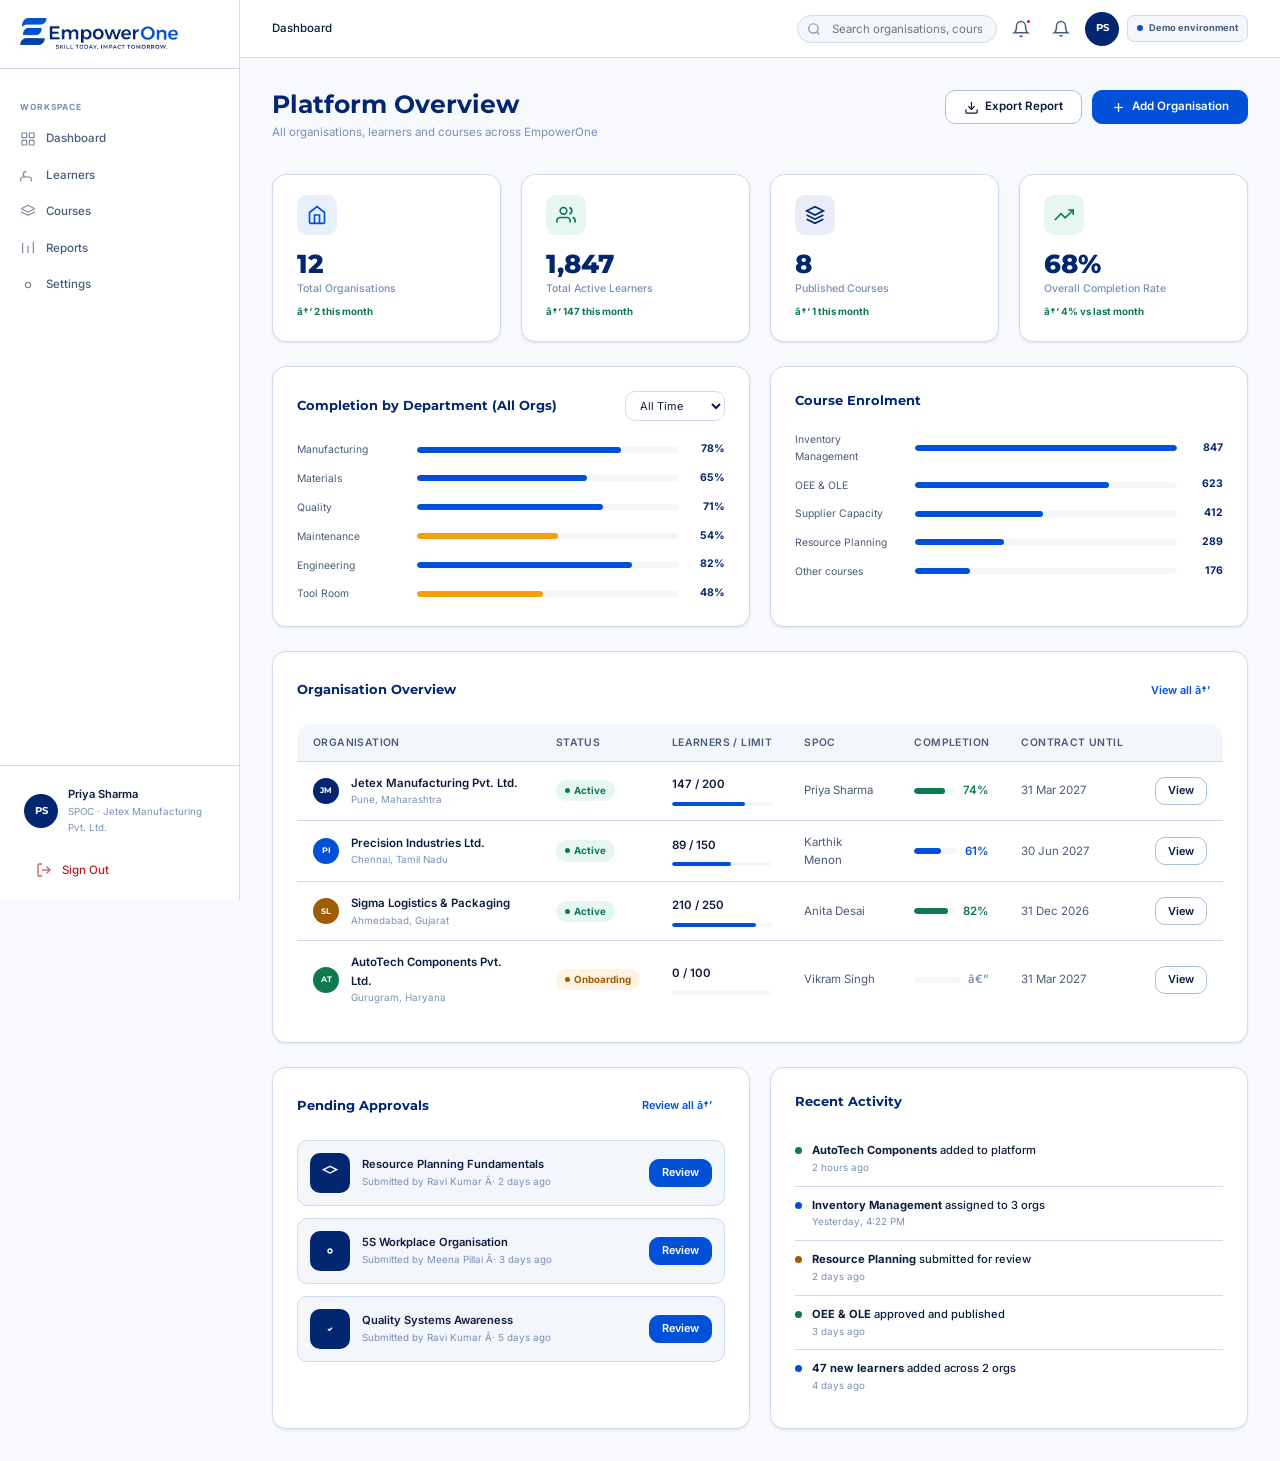
<file: app/super-admin-dashboard.html>
﻿<!DOCTYPE html>
<html lang="en">
<head>
  <meta charset="UTF-8">
  <meta name="viewport" content="width=device-width, initial-scale=1.0">
  <title>Super Admin Dashboard â€” EmpowerOne</title>
  <link rel="stylesheet" href="../styles/app.css">
</head>
<body>
<div class="shell">

  <!-- SIDEBAR -->
  <div class="sidebar">
    <div class="sidebar-logo">
      <img src="../assets/images/empowerone-logo.png" alt="EmpowerOne">
    </div>
    <nav class="snav">
      <a href="super-admin-dashboard.html" class="snav-item active">
        <svg viewBox="0 0 24 24" fill="none" stroke="currentColor" stroke-width="2"><rect x="3" y="3" width="7" height="7" rx="1"/><rect x="14" y="3" width="7" height="7" rx="1"/><rect x="3" y="14" width="7" height="7" rx="1"/><rect x="14" y="14" width="7" height="7" rx="1"/></svg>
        <span>Dashboard</span>
      </a>
      <div class="snav-section">Management</div>
      <a href="organisations.html" class="snav-item">
        <svg viewBox="0 0 24 24" fill="none" stroke="currentColor" stroke-width="2"><path d="M3 9l9-7 9 7v11a2 2 0 01-2 2H5a2 2 0 01-2-2z"/><polyline points="9 22 9 12 15 12 15 22"/></svg>
        <span>Organisations</span>
      </a>
      <a href="course-management.html" class="snav-item">
        <svg viewBox="0 0 24 24" fill="none" stroke="currentColor" stroke-width="2"><path d="M12 2L2 7l10 5 10-5-10-5zM2 17l10 5 10-5M2 12l10 5 10-5"/></svg>
        <span>Course Library</span>
      </a>
      <a href="course-approval.html" class="snav-item">
        <svg viewBox="0 0 24 24" fill="none" stroke="currentColor" stroke-width="2"><path d="M9 11l3 3L22 4"/><path d="M21 12v7a2 2 0 01-2 2H5a2 2 0 01-2-2V5a2 2 0 012-2h11"/></svg>
        <span>Approvals</span>
        <span class="snav-badge">3</span>
      </a>
      <div class="snav-section">Administration</div>
      <a href="learners.html" class="snav-item">
        <svg viewBox="0 0 24 24" fill="none" stroke="currentColor" stroke-width="2"><path d="M17 21v-2a4 4 0 00-4-4H5a4 4 0 00-4 4v2"/><circle cx="9" cy="7" r="4"/></svg>
        <span>Users</span>
      </a>
      <a href="#analytics" class="snav-item">
        <svg viewBox="0 0 24 24" fill="none" stroke="currentColor" stroke-width="2"><line x1="18" y1="20" x2="18" y2="10"/><line x1="12" y1="20" x2="12" y2="4"/><line x1="6" y1="20" x2="6" y2="14"/></svg>
        <span>Analytics</span>
      </a>
      <a href="settings.html" class="snav-item">
        <svg viewBox="0 0 24 24" fill="none" stroke="currentColor" stroke-width="2"><circle cx="12" cy="12" r="3"/><path d="M19.07 4.93a10 10 0 010 14.14M4.93 4.93a10 10 0 000 14.14"/></svg>
        <span>Settings</span>
      </a>
    </nav>
    <div class="sidebar-foot">
      <div class="suser">
        <div class="av av-md" style="background:var(--navy)">SA</div>
        <div class="suser-info">
          <div class="suser-name">Super Admin</div>
          <div class="suser-role">Platform Administrator</div>
        </div>
      </div>
      <a href="login.html" class="snav-item mt2" style="color:var(--danger)">
        <svg viewBox="0 0 24 24" fill="none" stroke="currentColor" stroke-width="2"><path d="M9 21H5a2 2 0 01-2-2V5a2 2 0 012-2h4"/><polyline points="16 17 21 12 16 7"/><line x1="21" y1="12" x2="9" y2="12"/></svg>
        <span>Sign Out</span>
      </a>
    </div>
  </div>

  <div class="main">
    <!-- TOPBAR -->
    <div class="topbar">
      <div class="tb-left">
        <div class="breadcrumb">
          <span class="cur">Dashboard</span>
        </div>
      </div>
      <div class="tb-right">
        <div class="tb-search">
          <svg viewBox="0 0 24 24" fill="none" stroke="currentColor" stroke-width="2"><circle cx="11" cy="11" r="8"/><path d="m21 21-4.35-4.35"/></svg>
          <input type="text" placeholder="Search organisations, courses...">
        </div>
        <button class="icon-btn">
          <svg width="18" height="18" viewBox="0 0 24 24" fill="none" stroke="currentColor" stroke-width="2"><path d="M18 8A6 6 0 006 8c0 7-3 9-3 9h18s-3-2-3-9"/><path d="M13.73 21a2 2 0 01-3.46 0"/></svg>
          <span class="notif-dot"></span>
        </button>
        <div class="av av-md" style="background:var(--navy);cursor:pointer">SA</div>
      </div>
    </div>

    <div class="page">
      <!-- PAGE HEADER -->
      <div class="ph">
        <div class="ph-left">
          <h1>Platform Overview</h1>
          <p>All organisations, learners and courses across EmpowerOne</p>
        </div>
        <div class="ph-right">
          <button class="btn btn-secondary">
            <svg width="14" height="14" viewBox="0 0 24 24" fill="none" stroke="currentColor" stroke-width="2"><path d="M21 15v4a2 2 0 01-2 2H5a2 2 0 01-2-2v-4"/><polyline points="7 10 12 15 17 10"/><line x1="12" y1="15" x2="12" y2="3"/></svg>
            Export Report
          </button>
          <a href="organisations.html" class="btn btn-primary">
            <svg width="14" height="14" viewBox="0 0 24 24" fill="none" stroke="currentColor" stroke-width="2"><line x1="12" y1="5" x2="12" y2="19"/><line x1="5" y1="12" x2="19" y2="12"/></svg>
            Add Organisation
          </a>
        </div>
      </div>

      <!-- KPI CARDS -->
      <div class="kpi-grid mb6">
        <div class="kpi">
          <div class="kpi-icon ki-blue">
            <svg width="20" height="20" viewBox="0 0 24 24" fill="none" stroke="currentColor" stroke-width="2"><path d="M3 9l9-7 9 7v11a2 2 0 01-2 2H5a2 2 0 01-2-2z"/><polyline points="9 22 9 12 15 12 15 22"/></svg>
          </div>
          <div class="kpi-value">12</div>
          <div class="kpi-label">Total Organisations</div>
          <div class="kpi-delta up">â†‘ 2 this month</div>
        </div>
        <div class="kpi">
          <div class="kpi-icon ki-green">
            <svg width="20" height="20" viewBox="0 0 24 24" fill="none" stroke="currentColor" stroke-width="2"><path d="M17 21v-2a4 4 0 00-4-4H5a4 4 0 00-4 4v2"/><circle cx="9" cy="7" r="4"/><path d="M23 21v-2a4 4 0 00-3-3.87M16 3.13a4 4 0 010 7.75"/></svg>
          </div>
          <div class="kpi-value">1,847</div>
          <div class="kpi-label">Total Active Learners</div>
          <div class="kpi-delta up">â†‘ 147 this month</div>
        </div>
        <div class="kpi">
          <div class="kpi-icon ki-navy">
            <svg width="20" height="20" viewBox="0 0 24 24" fill="none" stroke="currentColor" stroke-width="2"><path d="M12 2L2 7l10 5 10-5-10-5zM2 17l10 5 10-5M2 12l10 5 10-5"/></svg>
          </div>
          <div class="kpi-value">8</div>
          <div class="kpi-label">Published Courses</div>
          <div class="kpi-delta up">â†‘ 1 this month</div>
        </div>
        <div class="kpi">
          <div class="kpi-icon ki-green">
            <svg width="20" height="20" viewBox="0 0 24 24" fill="none" stroke="currentColor" stroke-width="2"><polyline points="23 6 13.5 15.5 8.5 10.5 1 18"/><polyline points="17 6 23 6 23 12"/></svg>
          </div>
          <div class="kpi-value">68%</div>
          <div class="kpi-label">Overall Completion Rate</div>
          <div class="kpi-delta up">â†‘ 4% vs last month</div>
        </div>
      </div>

      <!-- CHARTS ROW -->
      <div class="g2 mb6" id="analytics">
        <!-- Completion by Dept -->
        <div class="card">
          <div class="card-header">
            <span class="card-title">Completion by Department (All Orgs)</span>
            <select class="form-select" style="width:auto;min-height:30px;padding:4px 10px;font-size:.78rem">
              <option>All Time</option>
              <option>This Month</option>
            </select>
          </div>
          <div class="chart-fallback">
            <div class="fallback-row"><span>Manufacturing</span><div class="pbar"><div class="pfill" style="width:78%"></div></div><strong>78%</strong></div>
            <div class="fallback-row"><span>Materials</span><div class="pbar"><div class="pfill" style="width:65%"></div></div><strong>65%</strong></div>
            <div class="fallback-row"><span>Quality</span><div class="pbar"><div class="pfill" style="width:71%"></div></div><strong>71%</strong></div>
            <div class="fallback-row"><span>Maintenance</span><div class="pbar"><div class="pfill warn" style="width:54%"></div></div><strong>54%</strong></div>
            <div class="fallback-row"><span>Engineering</span><div class="pbar"><div class="pfill" style="width:82%"></div></div><strong>82%</strong></div>
            <div class="fallback-row"><span>Tool Room</span><div class="pbar"><div class="pfill warn" style="width:48%"></div></div><strong>48%</strong></div>
          </div>
        </div>

        <!-- Course Popularity -->
        <div class="card">
          <div class="card-header">
            <span class="card-title">Course Enrolment</span>
          </div>
          <div class="chart-fallback course-fallback">
            <div class="fallback-row"><span>Inventory Management</span><div class="pbar"><div class="pfill" style="width:100%"></div></div><strong>847</strong></div>
            <div class="fallback-row"><span>OEE &amp; OLE</span><div class="pbar"><div class="pfill" style="width:74%"></div></div><strong>623</strong></div>
            <div class="fallback-row"><span>Supplier Capacity</span><div class="pbar"><div class="pfill" style="width:49%"></div></div><strong>412</strong></div>
            <div class="fallback-row"><span>Resource Planning</span><div class="pbar"><div class="pfill" style="width:34%"></div></div><strong>289</strong></div>
            <div class="fallback-row"><span>Other courses</span><div class="pbar"><div class="pfill" style="width:21%"></div></div><strong>176</strong></div>
          </div>
        </div>
      </div>

      <!-- ORGANISATION OVERVIEW TABLE -->
      <div class="card mb6">
        <div class="card-header">
          <span class="card-title">Organisation Overview</span>
          <a href="organisations.html" class="btn btn-ghost btn-sm">View all â†’</a>
        </div>
        <div class="table-wrap" style="border:none;box-shadow:none">
          <table>
            <thead>
              <tr>
                <th>Organisation</th>
                <th>Status</th>
                <th>Learners / Limit</th>
                <th>SPOC</th>
                <th>Completion</th>
                <th>Contract Until</th>
                <th></th>
              </tr>
            </thead>
            <tbody>
              <tr>
                <td>
                  <div class="flex aic gap3">
                    <div class="av av-sm" style="background:#022670">JM</div>
                    <div>
                      <div class="fw6">Jetex Manufacturing Pvt. Ltd.</div>
                      <div class="fs-xs t-tm">Pune, Maharashtra</div>
                    </div>
                  </div>
                </td>
                <td><span class="badge b-active">Active</span></td>
                <td>
                  <div class="fw6">147 / 200</div>
                  <div class="pbar pbar-sm mt2"><div class="pfill" style="width:73%"></div></div>
                </td>
                <td class="t-ts">Priya Sharma</td>
                <td>
                  <div class="flex aic gap2">
                    <div class="pbar f1"><div class="pfill green" style="width:74%"></div></div>
                    <span class="fw6 t-success">74%</span>
                  </div>
                </td>
                <td class="t-ts">31 Mar 2027</td>
                <td><a href="organisations.html" class="btn btn-secondary btn-sm">View</a></td>
              </tr>
              <tr>
                <td>
                  <div class="flex aic gap3">
                    <div class="av av-sm" style="background:#0050D8">PI</div>
                    <div>
                      <div class="fw6">Precision Industries Ltd.</div>
                      <div class="fs-xs t-tm">Chennai, Tamil Nadu</div>
                    </div>
                  </div>
                </td>
                <td><span class="badge b-active">Active</span></td>
                <td>
                  <div class="fw6">89 / 150</div>
                  <div class="pbar pbar-sm mt2"><div class="pfill" style="width:59%"></div></div>
                </td>
                <td class="t-ts">Karthik Menon</td>
                <td>
                  <div class="flex aic gap2">
                    <div class="pbar f1"><div class="pfill" style="width:61%"></div></div>
                    <span class="fw6 t-blue">61%</span>
                  </div>
                </td>
                <td class="t-ts">30 Jun 2027</td>
                <td><a href="organisations.html" class="btn btn-secondary btn-sm">View</a></td>
              </tr>
              <tr>
                <td>
                  <div class="flex aic gap3">
                    <div class="av av-sm" style="background:#A05C00">SL</div>
                    <div>
                      <div class="fw6">Sigma Logistics &amp; Packaging</div>
                      <div class="fs-xs t-tm">Ahmedabad, Gujarat</div>
                    </div>
                  </div>
                </td>
                <td><span class="badge b-active">Active</span></td>
                <td>
                  <div class="fw6">210 / 250</div>
                  <div class="pbar pbar-sm mt2"><div class="pfill" style="width:84%"></div></div>
                </td>
                <td class="t-ts">Anita Desai</td>
                <td>
                  <div class="flex aic gap2">
                    <div class="pbar f1"><div class="pfill green" style="width:82%"></div></div>
                    <span class="fw6 t-success">82%</span>
                  </div>
                </td>
                <td class="t-ts">31 Dec 2026</td>
                <td><a href="organisations.html" class="btn btn-secondary btn-sm">View</a></td>
              </tr>
              <tr>
                <td>
                  <div class="flex aic gap3">
                    <div class="av av-sm" style="background:#0D7A4E">AT</div>
                    <div>
                      <div class="fw6">AutoTech Components Pvt. Ltd.</div>
                      <div class="fs-xs t-tm">Gurugram, Haryana</div>
                    </div>
                  </div>
                </td>
                <td><span class="badge b-pending">Onboarding</span></td>
                <td>
                  <div class="fw6">0 / 100</div>
                  <div class="pbar pbar-sm mt2"><div class="pfill" style="width:0%"></div></div>
                </td>
                <td class="t-ts">Vikram Singh</td>
                <td>
                  <div class="flex aic gap2">
                    <div class="pbar f1"><div class="pfill" style="width:0%"></div></div>
                    <span class="fw6 t-tm">â€”</span>
                  </div>
                </td>
                <td class="t-ts">31 Mar 2027</td>
                <td><a href="organisations.html" class="btn btn-secondary btn-sm">View</a></td>
              </tr>
            </tbody>
          </table>
        </div>
      </div>

      <!-- PENDING APPROVALS + RECENT ACTIVITY -->
      <div class="g2">
        <div class="card">
          <div class="card-header">
            <span class="card-title">Pending Approvals</span>
            <a href="course-approval.html" class="btn btn-ghost btn-sm">Review all â†’</a>
          </div>
          <div style="display:flex;flex-direction:column;gap:12px">
            <div style="display:flex;align-items:center;gap:12px;padding:12px;background:var(--surface);border-radius:var(--rad);border:1px solid var(--border)">
              <div style="width:40px;height:40px;border-radius:var(--rad);background:linear-gradient(135deg,#022670,#0050D8);display:flex;align-items:center;justify-content:center;flex-shrink:0">
                <svg width="16" height="16" viewBox="0 0 24 24" fill="none" stroke="white" stroke-width="2"><path d="M12 2L2 7l10 5 10-5-10-5z"/></svg>
              </div>
              <div class="f1">
                <div class="fw6 fs-sm">Resource Planning Fundamentals</div>
                <div class="fs-xs t-tm">Submitted by Ravi Kumar Â· 2 days ago</div>
              </div>
              <a href="course-approval.html" class="btn btn-primary btn-sm">Review</a>
            </div>
            <div style="display:flex;align-items:center;gap:12px;padding:12px;background:var(--surface);border-radius:var(--rad);border:1px solid var(--border)">
              <div style="width:40px;height:40px;border-radius:var(--rad);background:linear-gradient(135deg,#0D4A8C,#1E7FD8);display:flex;align-items:center;justify-content:center;flex-shrink:0">
                <svg width="16" height="16" viewBox="0 0 24 24" fill="none" stroke="white" stroke-width="2"><circle cx="12" cy="12" r="3"/></svg>
              </div>
              <div class="f1">
                <div class="fw6 fs-sm">5S Workplace Organisation</div>
                <div class="fs-xs t-tm">Submitted by Meena Pillai Â· 3 days ago</div>
              </div>
              <a href="course-approval.html" class="btn btn-primary btn-sm">Review</a>
            </div>
            <div style="display:flex;align-items:center;gap:12px;padding:12px;background:var(--surface);border-radius:var(--rad);border:1px solid var(--border)">
              <div style="width:40px;height:40px;border-radius:var(--rad);background:linear-gradient(135deg,#1A4A7A,#2196C8);display:flex;align-items:center;justify-content:center;flex-shrink:0">
                <svg width="16" height="16" viewBox="0 0 24 24" fill="none" stroke="white" stroke-width="2"><path d="M9 12l2 2 4-4"/></svg>
              </div>
              <div class="f1">
                <div class="fw6 fs-sm">Quality Systems Awareness</div>
                <div class="fs-xs t-tm">Submitted by Ravi Kumar Â· 5 days ago</div>
              </div>
              <a href="course-approval.html" class="btn btn-primary btn-sm">Review</a>
            </div>
          </div>
        </div>

        <div class="card">
          <div class="card-header">
            <span class="card-title">Recent Activity</span>
          </div>
          <div style="display:flex;flex-direction:column">
            <div style="display:flex;align-items:flex-start;gap:10px;padding:10px 0;border-bottom:1px solid var(--border)">
              <div style="width:7px;height:7px;border-radius:50%;background:var(--success);margin-top:5px;flex-shrink:0"></div>
              <div>
                <div class="fs-sm fw5"><strong>AutoTech Components</strong> added to platform</div>
                <div class="fs-xs t-tm">2 hours ago</div>
              </div>
            </div>
            <div style="display:flex;align-items:flex-start;gap:10px;padding:10px 0;border-bottom:1px solid var(--border)">
              <div style="width:7px;height:7px;border-radius:50%;background:var(--blue);margin-top:5px;flex-shrink:0"></div>
              <div>
                <div class="fs-sm fw5"><strong>Inventory Management</strong> assigned to 3 orgs</div>
                <div class="fs-xs t-tm">Yesterday, 4:22 PM</div>
              </div>
            </div>
            <div style="display:flex;align-items:flex-start;gap:10px;padding:10px 0;border-bottom:1px solid var(--border)">
              <div style="width:7px;height:7px;border-radius:50%;background:var(--warn);margin-top:5px;flex-shrink:0"></div>
              <div>
                <div class="fs-sm fw5"><strong>Resource Planning</strong> submitted for review</div>
                <div class="fs-xs t-tm">2 days ago</div>
              </div>
            </div>
            <div style="display:flex;align-items:flex-start;gap:10px;padding:10px 0;border-bottom:1px solid var(--border)">
              <div style="width:7px;height:7px;border-radius:50%;background:var(--success);margin-top:5px;flex-shrink:0"></div>
              <div>
                <div class="fs-sm fw5"><strong>OEE &amp; OLE</strong> approved and published</div>
                <div class="fs-xs t-tm">3 days ago</div>
              </div>
            </div>
            <div style="display:flex;align-items:flex-start;gap:10px;padding:10px 0">
              <div style="width:7px;height:7px;border-radius:50%;background:var(--blue);margin-top:5px;flex-shrink:0"></div>
              <div>
                <div class="fs-sm fw5"><strong>47 new learners</strong> added across 2 orgs</div>
                <div class="fs-xs t-tm">4 days ago</div>
              </div>
            </div>
          </div>
        </div>
      </div>
    </div>
  </div>
</div>

<script src="../js/demo-store.js"></script>
</body>
</html>
</file>
<file: styles/landing.css>
/* ====================================================================
   EmpowerOne Landing — Design System v3
   Official brand tokens only · No gradients · Proper dark hierarchy
   ==================================================================== */

/* ── Fonts ─────────────────────────────────────────────────────────── */
@import url("https://fonts.googleapis.com/css2?family=Montserrat:wght@400;500;600;700;800&family=Inter:wght@300;400;500;600;700&display=swap");

/* ====================================================================
   LIGHT THEME — full semantic token set
   All components reference ONLY these tokens (never raw hex).
   ==================================================================== */
:root {
  /* ── Official brand primitives ──────────────────────────────────── */
  --brand-navy:       #022670;
  --brand-blue:       #0050D8;
  --brand-blue-mid:   #0041A8;
  --brand-navy-tile:  #05307F;
  --brand-light-blue: #6DA4FF;
  --brand-soft-blue:  #8FB6FF;
  --brand-pale-blue:  #BBD3FF;

  /* ── SEMANTIC SURFACE TOKENS (what components reference) ────────── */
  --bg-page:           #FFFFFF;
  --bg-alt:            #F6F8FB;
  --bg-deep:           #022670;   /* navy sections (hero alt, CTA, etc.) */
  --bg-deep-alt:       #022670;   /* deep alt sections */

  --surface:           #FFFFFF;   /* card / raised panel */
  --surface-soft:      #F3F6FB;   /* inset / muted panel */
  --surface-deep:      #022670;   /* on-navy surface base */
  --surface-deep-alt:  rgba(255,255,255,.06); /* shifted panel on navy */
  --surface-deep-hi:   rgba(109,164,255,.12); /* highlight panel on navy */

  /* ── BORDER TOKENS ──────────────────────────────────────────────── */
  --border:            #CFDCEF;
  --border-strong:     #A8BFE0;
  --border-deep:       rgba(255,255,255,.15);   /* border on navy bg */
  --border-deep-hi:    rgba(109,164,255,.28);   /* highlight border on navy */

  /* ── TEXT TOKENS ────────────────────────────────────────────────── */
  --text-h:            #022670;   /* headings */
  --text-body:         #28405F;   /* body copy */
  --text-muted:        #4A5F7D;   /* secondary */
  --text-label:        #8A9BB5;   /* labels / metadata */

  --text-on-deep-h:    #FFFFFF;   /* heading on navy */
  --text-on-deep-b:    #C9D6EA;   /* body on navy */
  --text-on-deep-m:    #8FB6FF;   /* muted on navy */
  --text-on-deep-l:    #6DA4FF;   /* label accent on navy */

  /* ── ACCENT / INTERACTIVE ───────────────────────────────────────── */
  --accent:            #0050D8;
  --accent-hover:      #0041A8;
  --accent-light:      #E8F0FE;   /* accent tinted bg (info-bg) */

  /* ── SHADOWS ────────────────────────────────────────────────────── */
  --sh-sm: 0 1px 3px rgba(2,38,112,.07), 0 1px 2px rgba(2,38,112,.04);
  --sh-md: 0 4px 20px rgba(2,38,112,.11);
  --sh-lg: 0 12px 48px rgba(2,38,112,.14);
  --sh-xl: 0 24px 72px rgba(2,38,112,.19);

  /* ── TYPOGRAPHY ─────────────────────────────────────────────────── */
  --fh: 'Montserrat', sans-serif;
  --fb: 'Inter', sans-serif;

  /* ── SPACING (8-pt grid) ────────────────────────────────────────── */
  --s1:4px; --s2:8px; --s3:12px; --s4:16px; --s5:20px;
  --s6:24px; --s7:28px; --s8:32px; --s10:40px; --s12:48px; --s16:64px;

  /* ── RADIUS ─────────────────────────────────────────────────────── */
  --r-sm:6px; --r-md:10px; --r-lg:14px; --r-xl:20px; --r-full:9999px;

  /* ── EASING ─────────────────────────────────────────────────────── */
  --ease-std:   cubic-bezier(.2,.7,.2,1);
  --ease-enter: cubic-bezier(.0,.0,.2,1);
  --t-fast: 200ms;
  --t-std:  340ms;
  --t-slow: 560ms;
}

/* ====================================================================
   DARK THEME — [data-theme="dark"] on <html>
   THREE distinct surface levels create visual hierarchy.
   ==================================================================== */
[data-theme="dark"] {
  /* Surface Level 1 — deepest page canvas */
  --bg-page:           #022670;
  /* Surface Level 2 — alternate sections */
  --bg-alt:            #05307F;
  /* Surface Level 3 — deep accent sections (unchanged — already navy) */
  --bg-deep:           #011855;   /* slightly darker than brand navy */
  --bg-deep-alt:       #022670;

  /* Component surfaces */
  --surface:           #05307F;   /* cards sit on level-2, elevated above level-1 */
  --surface-soft:      #03316A;   /* inset within card or on level-1 */
  --surface-deep:      #022670;
  --surface-deep-alt:  rgba(255,255,255,.06);
  --surface-deep-hi:   rgba(109,164,255,.14);

  /* Borders — light touches only */
  --border:            rgba(255,255,255,.10);
  --border-strong:     rgba(255,255,255,.18);
  --border-deep:       rgba(255,255,255,.12);
  --border-deep-hi:    rgba(109,164,255,.30);

  /* Text */
  --text-h:            #FFFFFF;
  --text-body:         #C9D6EA;
  --text-muted:        #8FB6FF;
  --text-label:        #6DA4FF;

  /* Text-on-deep — unchanged (already on navy) */
  --text-on-deep-h:    #FFFFFF;
  --text-on-deep-b:    #C9D6EA;
  --text-on-deep-m:    #8FB6FF;
  --text-on-deep-l:    #6DA4FF;

  /* Accent */
  --accent:            #6DA4FF;   /* lighter blue on dark bg for readability */
  --accent-hover:      #8FB6FF;
  --accent-light:      rgba(109,164,255,.15);

  /* Shadows — stronger on dark */
  --sh-sm: 0 1px 4px rgba(0,0,0,.3);
  --sh-md: 0 4px 20px rgba(0,0,0,.35);
  --sh-lg: 0 12px 48px rgba(0,0,0,.4);
  --sh-xl: 0 24px 72px rgba(0,0,0,.45);
}

/* ====================================================================
   THEME TRANSITION — smooth, no flash
   ==================================================================== */
.theme-transitioning,
.theme-transitioning *,
.theme-transitioning *::before,
.theme-transitioning *::after {
  transition:
    background-color var(--t-std) var(--ease-std),
    border-color     var(--t-std) var(--ease-std),
    color            var(--t-std) var(--ease-std),
    box-shadow       var(--t-std) var(--ease-std) !important;
}

/* ====================================================================
   GLOBAL RESET
   ==================================================================== */
*, *::before, *::after {
  box-sizing: border-box;
  margin: 0;
  padding: 0;
}
html {
  font-size: 15px;
  scroll-behavior: smooth;
  -webkit-text-size-adjust: 100%;
}
section[id] { scroll-margin-top: 68px; }
body {
  font-family: var(--fb);
  background: var(--bg-page);
  color: var(--text-body);
  -webkit-font-smoothing: antialiased;
  overflow-x: hidden;
  transition:
    background-color var(--t-std) var(--ease-std),
    color var(--t-std) var(--ease-std);
}
h1, h2, h3, h4, h5 {
  font-family: var(--fh);
  color: var(--text-h);
  line-height: 1.15;
  letter-spacing: -.3px;
  transition: color var(--t-std);
}
h1 { font-size: clamp(1.9rem, 4vw, 3.15rem); font-weight: 800; }
h2 { font-size: clamp(1.55rem, 3vw, 2.35rem); font-weight: 700; margin-bottom: 4px; }
h3 { font-size: 1rem; font-weight: 700; }
h4 { font-size: .95rem; font-weight: 700; }
p  { color: var(--text-muted); line-height: 1.75; }
a  { text-decoration: none; color: inherit; }
ul { list-style: none; }
img { display: block; max-width: 100%; height: auto; }
svg { display: block; }
button { font-family: inherit; cursor: pointer; }
:focus-visible {
  outline: 2px solid var(--brand-blue);
  outline-offset: 3px;
  border-radius: 4px;
}
[hidden] { display: none !important; }

/* ====================================================================
   SCROLL PROGRESS BAR
   ==================================================================== */
#scroll-progress {
  position: fixed;
  top: 0; left: 0; right: 0;
  height: 2px;
  background: var(--brand-blue);
  transform: scaleX(0);
  transform-origin: left;
  z-index: 10000;
  pointer-events: none;
  transition: background var(--t-std);
}
[data-theme="dark"] #scroll-progress { background: var(--brand-light-blue); }

/* ====================================================================
   NAVIGATION
   ==================================================================== */
.lnav {
  position: fixed; top: 0; left: 0; right: 0;
  z-index: 999;
  background: rgba(255,255,255,.94);
  backdrop-filter: blur(14px) saturate(1.4);
  -webkit-backdrop-filter: blur(14px) saturate(1.4);
  border-bottom: 1px solid transparent;
  transition:
    background var(--t-std) var(--ease-std),
    box-shadow var(--t-std) var(--ease-std),
    border-color var(--t-std) var(--ease-std);
}
[data-theme="dark"] .lnav {
  background: rgba(2,38,112,.92);
}
.lnav.scrolled {
  box-shadow: var(--sh-md);
  border-bottom-color: var(--border);
}
.lnav-inner {
  max-width: 1280px; margin: 0 auto;
  padding: 0 var(--s10); height: 68px;
  display: flex; align-items: center; gap: var(--s8);
}
.lnav-logo { display: flex; align-items: center; flex-shrink: 0; }
.lnav-logo img { height: 36px; width: auto; display: block; }
[data-theme="dark"] .lnav-logo img { filter: brightness(0) invert(1); }

/* Nav links */
.lnav-links { display: flex; list-style: none; gap: 0; }
.lnav-links a {
  display: block; padding: 6px 14px;
  font-size: .875rem; font-weight: 500;
  color: var(--text-muted);
  border-radius: var(--r-sm);
  transition: color var(--t-fast), background var(--t-fast);
  position: relative;
}
.lnav-links a::after {
  content: ''; position: absolute;
  left: 14px; right: 14px; bottom: 2px;
  height: 2px; border-radius: 1px;
  background: var(--brand-blue);
  transform: scaleX(0); transform-origin: left;
  transition: transform var(--t-fast) var(--ease-std);
}
[data-theme="dark"] .lnav-links a { color: var(--brand-pale-blue); }
.lnav-links a:hover { color: var(--text-h); }
[data-theme="dark"] .lnav-links a:hover { color: #fff; }
.lnav-links a:hover::after, .lnav-links a.nav-active::after { transform: scaleX(1); }
.lnav-links a.nav-active { color: var(--brand-blue); }
[data-theme="dark"] .lnav-links a.nav-active { color: var(--brand-light-blue); }
.lnav-links a::after { background: var(--accent); }

.lnav-actions {
  display: flex; gap: 8px; align-items: center; margin-left: auto;
}

/* ── Theme toggle ─────────────────────────────────────────────────── */
.lnav-theme-toggle {
  display: flex; align-items: center; justify-content: center;
  width: 36px; height: 36px;
  border-radius: var(--r-md);
  border: 1px solid var(--border);
  background: transparent;
  color: var(--text-muted);
  cursor: pointer;
  flex-shrink: 0;
  transition:
    background var(--t-fast),
    border-color var(--t-fast),
    color var(--t-fast),
    transform var(--t-fast) var(--ease-std);
}
.lnav-theme-toggle:hover {
  background: var(--surface-soft);
  border-color: var(--border-strong);
  color: var(--text-h);
  transform: translateY(-1px);
}
[data-theme="dark"] .lnav-theme-toggle {
  border-color: rgba(255,255,255,.15);
  color: var(--brand-soft-blue);
}
[data-theme="dark"] .lnav-theme-toggle:hover {
  background: rgba(255,255,255,.08);
  color: #fff;
}
.lnav-theme-toggle .ti { display: flex; align-items: center; justify-content: center; }
/* Light: show sun / hide moon */
.lnav-theme-toggle .ti-dark  { display: none; }
.lnav-theme-toggle .ti-light { display: flex; }
/* Dark: show moon / hide sun */
[data-theme="dark"] .lnav-theme-toggle .ti-dark  { display: flex; }
[data-theme="dark"] .lnav-theme-toggle .ti-light { display: none; }

/* ── Buttons ──────────────────────────────────────────────────────── */
.lbtn {
  display: inline-flex; align-items: center; justify-content: center; gap: 8px;
  font-family: var(--fb); font-size: .875rem; font-weight: 600;
  padding: 9px var(--s5); border-radius: var(--r-md);
  border: 1.5px solid transparent; line-height: 1; white-space: nowrap;
  transition:
    background var(--t-fast), border-color var(--t-fast), color var(--t-fast),
    box-shadow var(--t-fast) var(--ease-std),
    transform var(--t-fast) var(--ease-std);
}
.lbtn:hover  { transform: translateY(-1px); }
.lbtn:active { transform: translateY(0); }

.lbtn-primary {
  background: var(--brand-blue); color: #fff;
  border-color: var(--brand-blue);
}
.lbtn-primary:hover {
  background: var(--brand-blue-mid); border-color: var(--brand-blue-mid);
  box-shadow: 0 4px 18px rgba(0,80,216,.35);
}
[data-theme="dark"] .lbtn-primary {
  background: var(--brand-blue); border-color: var(--brand-blue);
}
[data-theme="dark"] .lbtn-primary:hover {
  background: var(--brand-blue-mid); border-color: var(--brand-blue-mid);
}

.lbtn-outline {
  background: var(--surface); color: var(--text-body);
  border-color: var(--border-strong);
}
.lbtn-outline:hover {
  border-color: var(--brand-blue); color: var(--brand-blue);
  background: var(--accent-light); box-shadow: 0 2px 10px rgba(0,80,216,.12);
}
[data-theme="dark"] .lbtn-outline {
  background: transparent; color: var(--brand-pale-blue);
  border-color: rgba(255,255,255,.2);
}
[data-theme="dark"] .lbtn-outline:hover {
  background: rgba(255,255,255,.08); color: #fff;
  border-color: rgba(255,255,255,.4);
}

.lbtn-white {
  background: #fff; color: var(--brand-navy);
  border-color: #fff;
}
.lbtn-white:hover {
  background: var(--brand-pale-blue); border-color: var(--brand-pale-blue);
  box-shadow: 0 4px 18px rgba(255,255,255,.2);
}

.lbtn-ghost-white {
  background: transparent; color: var(--brand-pale-blue);
  border-color: rgba(255,255,255,.28);
}
.lbtn-ghost-white:hover {
  background: rgba(255,255,255,.1); border-color: rgba(255,255,255,.5);
  color: #fff;
}

.lbtn-lg { padding: 14px var(--s8); font-size: 1rem; border-radius: var(--r-lg); }

/* Mobile menu toggle */
.lnav-menu-toggle {
  display: none; background: var(--surface); border: 1px solid var(--border);
  border-radius: var(--r-md); width: 40px; height: 40px;
  padding: 10px; cursor: pointer;
  flex-direction: column; align-items: center; justify-content: center; gap: 3px;
  transition: background var(--t-fast);
}
.lnav-menu-toggle span {
  display: block; width: 18px; height: 2px;
  background: var(--text-h); border-radius: 2px;
  transition: transform .2s, opacity .2s;
}
.lnav.menu-open .lnav-menu-toggle span:nth-child(1) { transform: translateY(5px) rotate(45deg); }
.lnav.menu-open .lnav-menu-toggle span:nth-child(2) { opacity: 0; }
.lnav.menu-open .lnav-menu-toggle span:nth-child(3) { transform: translateY(-5px) rotate(-45deg); }

/* ====================================================================
   SECTION FRAMEWORK
   Each section uses --bg-page (Level 1) or --bg-alt (Level 2) so
   dark mode automatically alternates without any section-specific rules.
   ==================================================================== */
.section { padding: 100px 0; }

/* Light: white / off-white alternation. Dark: #022670 / #05307F alternation. */
.section-l1 { background: var(--bg-page); }
.section-l2 { background: var(--bg-alt); }
.section-navy { background: var(--brand-navy); }

/* Aliases for semantic section types used in HTML */
.section-white { background: var(--bg-page); }
.section-bg    { background: var(--bg-alt); }

.sc { max-width: 1160px; margin: 0 auto; padding: 0 var(--s10); }
.sc-center { text-align: center; }

.eyebrow {
  font-size: .68rem; font-weight: 700; text-transform: uppercase;
  letter-spacing: 1.5px; color: var(--brand-blue); margin-bottom: var(--s4);
  display: flex; align-items: center; gap: 8px;
  transition: color var(--t-std);
}
.eyebrow-on-dark { color: var(--brand-pale-blue); }
[data-theme="dark"] .eyebrow { color: var(--brand-light-blue); }
[data-theme="dark"] .eyebrow-on-dark { color: var(--brand-pale-blue); }

.on-dark { color: var(--text-on-deep-h) !important; }

.sc-sub {
  font-size: 1.05rem; color: var(--text-muted); max-width: 620px;
  margin-top: var(--s4); margin-bottom: var(--s12); line-height: 1.78;
}
.sc-sub-dark { color: var(--text-on-deep-b); }

.section-idx {
  font-family: var(--fh); font-size: .68rem; font-weight: 700;
  color: var(--border-strong); letter-spacing: 2px; text-transform: uppercase;
  margin-bottom: var(--s2);
}
[data-theme="dark"] .section-idx { color: rgba(109,164,255,.25); }
.section-navy .section-idx { color: rgba(255,255,255,.18); }

/* Section borders — subtle separation between alternating sections */
.section-l1 + .section-l2,
.section-l2 + .section-l1,
.section-white + .section-bg,
.section-bg + .section-white {
  border-top: 1px solid var(--border);
}

/* ====================================================================
   REVEAL / STAGGER ANIMATION SYSTEM
   ==================================================================== */
[data-reveal] {
  opacity: 0;
  transform: translateY(18px);
  transition:
    opacity var(--t-slow) var(--ease-enter),
    transform var(--t-slow) var(--ease-std);
}
[data-reveal="fade"]  { transform: none; }
[data-reveal="left"]  { transform: translateX(-20px); }
[data-reveal="right"] { transform: translateX(20px); }
[data-reveal].rev     { opacity: 1 !important; transform: none !important; }

[data-stagger] {
  opacity: 0; transform: translateY(16px);
  transition:
    opacity var(--t-slow) var(--ease-enter),
    transform var(--t-slow) var(--ease-std);
}
[data-stagger].rev { opacity: 1; transform: none; }

@media (prefers-reduced-motion: reduce) {
  [data-reveal], [data-stagger] {
    opacity: 1 !important; transform: none !important;
    transition: none !important;
  }
  .he, .he-v { opacity: 1 !important; transform: none !important; transition: none !important; }
}

/* ====================================================================
   HERO
   ==================================================================== */
.hero {
  min-height: 100vh;
  display: grid; grid-template-columns: 1fr 1fr;
  gap: 56px; align-items: center;
  max-width: 1280px; margin: 0 auto;
  padding: 120px var(--s10) 80px;
  position: relative; isolation: isolate;
}

/* Subtle geometric depth — no gradient */
.hero::before {
  content: ''; position: absolute; z-index: -1;
  width: clamp(300px, 42vw, 560px); height: clamp(300px, 42vw, 560px);
  right: -40px; top: 12%;
  border-radius: 50%;
  border: 1px solid rgba(0,80,216,.06);
  box-shadow:
    0 0 0 32px rgba(0,80,216,.022),
    0 0 0 70px rgba(0,80,216,.012);
  pointer-events: none;
}
[data-theme="dark"] .hero::before {
  border-color: rgba(109,164,255,.08);
  box-shadow:
    0 0 0 32px rgba(109,164,255,.03),
    0 0 0 70px rgba(109,164,255,.016);
}

/* Hero entry classes */
.he {
  opacity: 0; transform: translateY(14px);
  transition: opacity .55s var(--ease-enter), transform .55s var(--ease-std);
}
.he-v {
  opacity: 0; transform: translateX(18px) scale(.98);
  transition: opacity .65s var(--ease-enter), transform .65s var(--ease-std);
}
.he.he-in, .he-v.he-in { opacity: 1 !important; transform: none !important; }

.hero-eyebrow {
  display: flex; align-items: center; gap: 10px;
  font-size: .78rem; font-weight: 600; color: var(--brand-blue);
  text-transform: uppercase; letter-spacing: 1px; margin-bottom: var(--s5);
  transition: color var(--t-std);
}
[data-theme="dark"] .hero-eyebrow { color: var(--brand-light-blue); }

.eyebrow-dot {
  width: 7px; height: 7px; border-radius: 50%;
  background: var(--brand-blue); flex-shrink: 0;
  animation: pulse 2.2s ease-in-out infinite;
}
[data-theme="dark"] .eyebrow-dot { background: var(--brand-light-blue); }
@keyframes pulse { 0%,100%{opacity:1;transform:scale(1)} 50%{opacity:.5;transform:scale(1.4)} }

.hero h1 { margin-bottom: var(--s5); }
.hero-highlight { color: var(--brand-blue); }
[data-theme="dark"] .hero-highlight { color: var(--brand-light-blue); }

.hero-sub {
  font-size: 1.08rem; line-height: 1.8; color: var(--text-muted);
  max-width: 500px; margin-bottom: var(--s8);
}
.hero-btns { display: flex; gap: var(--s3); flex-wrap: wrap; margin-bottom: var(--s8); }

.hero-pill-row { display: flex; flex-wrap: wrap; gap: var(--s2); }
.hero-pill {
  display: inline-flex; align-items: center; gap: 7px;
  padding: 6px 14px; background: var(--surface-soft);
  border: 1px solid var(--border); border-radius: var(--r-full);
  font-size: .8rem; font-weight: 500; color: var(--text-body);
  transition: border-color var(--t-fast), background var(--t-fast);
}
.hero-pill:hover { border-color: var(--border-strong); }
.hero-pill svg { color: var(--brand-blue); flex-shrink: 0; }
[data-theme="dark"] .hero-pill {
  background: rgba(255,255,255,.06); border-color: rgba(255,255,255,.12);
  color: var(--text-on-deep-b);
}
[data-theme="dark"] .hero-pill svg { color: var(--brand-light-blue); }

/* Hero visual */
.hero-visual {
  position: relative; isolation: isolate;
  perspective: 1400px; --tilt-x:0deg; --tilt-y:0deg;
  display: flex; align-items: center; justify-content: center;
}
.hero-visual::before {
  content: ''; position: absolute; z-index: -1;
  width: 110%; height: 80%;
  border: 1px solid rgba(0,80,216,.06); border-radius: 50%;
  transform: rotate(-18deg);
  box-shadow: 0 0 0 24px rgba(0,80,216,.02), 0 0 0 52px rgba(0,80,216,.01);
  pointer-events: none;
}
[data-theme="dark"] .hero-visual::before {
  border-color: rgba(109,164,255,.08);
  box-shadow: 0 0 0 24px rgba(109,164,255,.025), 0 0 0 52px rgba(109,164,255,.012);
}

/* Mockup frame */
.hero-mockup {
  background: #fff;        /* product UI stays light — deliberate choice */
  border-radius: var(--r-lg); border: 1px solid #CFDCEF;
  box-shadow: var(--sh-xl); overflow: hidden; width: 100%; max-width: 520px;
  position: relative;
  transform: rotateX(calc(3deg + var(--tilt-x))) rotateY(calc(-7deg + var(--tilt-y))) translateZ(24px);
  transform-style: preserve-3d;
  transition: transform .4s var(--ease-std), box-shadow var(--t-std);
}
/* In dark mode the mockup stays light — it's a product screenshot */
[data-theme="dark"] .hero-mockup {
  border-color: rgba(255,255,255,.12);
  box-shadow: var(--sh-xl);
}
.hero-mockup::after {
  content: ''; position: absolute; inset: 0;
  border-radius: inherit; border: 1px solid rgba(255,255,255,.6);
  pointer-events: none;
}

/* Mockup chrome */
.mockup-chrome {
  background: #F3F6FB; padding: 10px var(--s4);
  display: flex; align-items: center; gap: var(--s3);
  border-bottom: 1px solid #CFDCEF;
}
.mockup-chrome-dots { display: flex; gap: 5px; flex-shrink: 0; }
.mockup-chrome-dots span { width: 10px; height: 10px; border-radius: 50%; background: #A8BFE0; }
.mockup-chrome-title { font-size: .72rem; font-weight: 600; color: #8A9BB5; font-family: var(--fb); white-space: nowrap; overflow: hidden; text-overflow: ellipsis; flex: 1; min-width: 0; }

.mockup-body { display: flex; min-height: 320px; }
.mockup-sidebar {
  width: 46px; background: #022670;
  display: flex; flex-direction: column;
  padding: var(--s3) 0; gap: var(--s2); flex-shrink: 0;
}
.ms-logo { padding: var(--s2) var(--s3); margin-bottom: var(--s2); }
.ms-logo img { max-width: 100%; height: 18px; filter: brightness(0) invert(1); opacity:.8; }
.ms-item {
  display: flex; flex-direction: column; align-items: center; gap: 2px;
  padding: 8px 0; color: rgba(255,255,255,.4);
  transition: color var(--t-fast);
}
/* Text labels hidden — sidebar is icon-only at 46px */
.ms-item span { display: none; }
.ms-active { color: rgba(255,255,255,.9); }
.ms-item:not(.ms-active):hover { color: rgba(255,255,255,.65); }

.mockup-main {
  flex: 1; padding: var(--s4); background: #fff; overflow: hidden;
}
.mockup-topbar {
  display: flex; align-items: center; justify-content: space-between;
  margin-bottom: var(--s3);
}
.mockup-page-title { font-size: .72rem; font-weight: 700; color: #022670; font-family: var(--fh); }
.mockup-av {
  width: 22px; height: 22px; border-radius: 50%;
  background: #0050D8; color: #fff;
  font-size: .42rem; font-weight: 700;
  display: flex; align-items: center; justify-content: center; font-family: var(--fh);
}
.mockup-kpis { display: grid; grid-template-columns: repeat(3,1fr); gap: var(--s2); margin-bottom: var(--s3); }
.mk { border-radius: var(--r-sm); padding: 8px; text-align: center; border: 1px solid #CFDCEF; background: #F3F6FB; }
.mk-v { font-family: var(--fh); font-size: 1rem; font-weight: 800; color: #022670; line-height: 1; }
.mk-l { font-size: .55rem; color: #8A9BB5; font-weight: 500; margin-top: 3px; font-family: var(--fb); }
.mockup-section-label {
  font-size: .62rem; font-weight: 700; color: #022670;
  font-family: var(--fh); margin-bottom: 6px;
  text-transform: uppercase; letter-spacing: .5px;
}
.mockup-chart {
  background: #F3F6FB; border-radius: var(--r-sm);
  padding: 8px var(--s3); margin-bottom: var(--s2);
  border: 1px solid #CFDCEF;
}
.mbar-row { display: flex; align-items: center; gap: var(--s2); margin-bottom: 5px; font-size: .58rem; font-family: var(--fb); }
.mbar-row:last-child { margin-bottom: 0; }
.mbar-dept { width: 48px; flex-shrink: 0; color: #4A5F7D; font-weight: 500; overflow: hidden; text-overflow: ellipsis; white-space: nowrap; }
.mbar { flex: 1; height: 5px; background: #CFDCEF; border-radius: var(--r-full); overflow: hidden; }
.mbar-fill { height: 100%; background: #0050D8; border-radius: var(--r-full); transition: width .9s cubic-bezier(.25,.7,.25,1); }
.mbar-fill-mid  { background: #0041A8; }
.mbar-fill-soft { background: #8FB6FF; }
.mbar-row b { width: 24px; text-align: right; color: #022670; font-weight: 700; }
.mockup-learners { display: flex; flex-direction: column; gap: 6px; }
.ml-row { display: flex; align-items: center; gap: var(--s2); border-radius: var(--r-sm); padding: 2px; transition: background var(--t-fast); }
.ml-row:hover { background: rgba(0,80,216,.05); }
.ml-av { width: 22px; height: 22px; border-radius: 50%; background: #0050D8; color: #fff; font-size: .5rem; font-weight: 700; display: flex; align-items: center; justify-content: center; flex-shrink: 0; font-family: var(--fh); }
.ml-av-muted { background: #A8BFE0; color: #022670; }
.ml-info { flex: 1; min-width: 0; }
.ml-name { font-size: .62rem; font-weight: 600; color: #022670; font-family: var(--fb); margin-bottom: 3px; white-space: nowrap; overflow: hidden; text-overflow: ellipsis; }
.ml-prog { height: 4px; background: #CFDCEF; border-radius: var(--r-full); overflow: hidden; }
.ml-fill { height: 100%; background: #0050D8; border-radius: var(--r-full); transition: width .9s cubic-bezier(.25,.7,.25,1); }
.ml-pct { font-size: .6rem; font-weight: 700; color: #0050D8; margin-left: auto; font-family: var(--fb); flex-shrink: 0; }
.ml-pct-soft { color: #8FB6FF; }
.ml-badge { font-size: .6rem; font-weight: 700; color: #0041A8; background: #E8F0FE; padding: 2px 7px; border-radius: var(--r-full); flex-shrink: 0; }

/* Hero signal chips */
.hero-signal {
  position: absolute; z-index: 2;
  display: flex; align-items: center; gap: 10px;
  padding: 10px 14px;
  background: rgba(255,255,255,.97); border: 1px solid rgba(207,220,239,.9);
  border-radius: var(--r-lg); box-shadow: var(--sh-lg);
  backdrop-filter: blur(10px);
  animation: signal-float 5s ease-in-out infinite;
  pointer-events: none;
}
/* Signals stay light even in dark mode — they're product detail chips */
/* Chips anchored within the hero-visual container; no negative overflow */
.signal-top    { top: 4%; right: 4%; }
.signal-bottom { left: 2%; bottom: 4%; animation-delay: -2.5s; }
.signal-icon {
  width: 28px; height: 28px; display: grid; place-items: center;
  border-radius: 8px; background: #F3F6FB; color: #022670; flex-shrink: 0;
}
.signal-icon-blue { background: #E8F0FE; color: #0050D8; }
.hero-signal strong { display: block; font-family: var(--fb); font-size: .7rem; color: #022670; font-weight: 700; white-space: nowrap; }
.hero-signal small  { display: block; font-family: var(--fb); font-size: .62rem; color: #8A9BB5; margin-top: 2px; white-space: nowrap; }
@keyframes signal-float { 0%,100%{translate:0 0} 50%{translate:0 -6px} }

/* ====================================================================
   CAPABILITY GAP
   ==================================================================== */
.gap-grid { display: grid; grid-template-columns: repeat(3,1fr); gap: var(--s5); margin: var(--s12) 0; }
.gap-card {
  border: 1.5px solid var(--border); border-radius: var(--r-lg);
  padding: var(--s7); background: var(--surface);
  transition: transform var(--t-fast) var(--ease-std), box-shadow var(--t-fast);
}
.gap-card:hover { transform: translateY(-3px); box-shadow: var(--sh-md); }
.gap-card-sys { border-color: var(--border-strong); }
.gap-card-gap { background: var(--surface-soft); }
[data-theme="dark"] .gap-card { background: var(--surface); border-color: var(--border); }
[data-theme="dark"] .gap-card-sys { border-color: var(--border-strong); }
[data-theme="dark"] .gap-card-gap { background: var(--surface-soft); }

.gap-card-icon {
  width: 44px; height: 44px; border-radius: var(--r-md);
  background: var(--accent-light); color: var(--brand-blue);
  display: flex; align-items: center; justify-content: center;
  margin-bottom: var(--s4); transition: transform var(--t-fast) var(--ease-std);
}
.gap-card:hover .gap-card-icon { transform: translateY(-1px); }
.gap-card-icon-gap { background: var(--surface-soft); color: var(--text-body); }
[data-theme="dark"] .gap-card-icon { background: var(--accent-light); color: var(--brand-light-blue); }
[data-theme="dark"] .gap-card-icon-gap { background: rgba(255,255,255,.06); color: var(--text-on-deep-b); }
.gap-card h3 { margin-bottom: var(--s2); font-size: .95rem; }
.gap-card p  { font-size: .85rem; margin-bottom: var(--s3); }

.gap-pill { display: inline-flex; align-items: center; gap: 5px; padding: 4px 12px; border-radius: var(--r-full); font-size: .72rem; font-weight: 700; }
.gap-pill-sys { background: var(--accent-light); color: var(--brand-blue); }
.gap-pill-gap { background: var(--surface-soft); color: var(--text-muted); border: 1px solid var(--border); }
[data-theme="dark"] .gap-pill-sys { background: rgba(109,164,255,.15); color: var(--brand-light-blue); }
[data-theme="dark"] .gap-pill-gap { background: rgba(255,255,255,.06); border-color: var(--border); color: var(--text-muted); }

.prob-grid { display: grid; grid-template-columns: repeat(3,1fr); gap: var(--s5); }
.prob-item {
  display: flex; align-items: flex-start; gap: var(--s3);
  background: var(--surface-soft); border: 1px solid var(--border);
  border-radius: var(--r-lg); padding: var(--s5);
  transition: border-color var(--t-fast), box-shadow var(--t-fast);
}
.prob-item:hover { border-color: var(--border-strong); box-shadow: var(--sh-sm); }
[data-theme="dark"] .prob-item { background: var(--surface-soft); border-color: var(--border); }
.prob-icon {
  width: 36px; height: 36px; border-radius: var(--r-md);
  background: var(--surface); border: 1px solid var(--border);
  color: var(--brand-blue); display: flex; align-items: center; justify-content: center; flex-shrink: 0;
}
[data-theme="dark"] .prob-icon { background: rgba(255,255,255,.08); color: var(--brand-light-blue); }
.prob-item strong { display: block; font-size: .9rem; color: var(--text-h); font-family: var(--fh); margin-bottom: 4px; font-weight: 700; }
.prob-item p { font-size: .83rem; margin: 0; }

/* ====================================================================
   THE SHIFT — always navy background section
   ==================================================================== */
.shift-compare { display: flex; align-items: stretch; gap: var(--s8); margin-top: var(--s12); flex-wrap: wrap; }
.shift-col { flex: 1; min-width: 280px; border-radius: var(--r-lg); padding: var(--s7); }
.shift-today  { background: rgba(255,255,255,.06); border: 1px solid rgba(255,255,255,.12); }
.shift-future { background: rgba(109,164,255,.13); border: 1px solid rgba(109,164,255,.3); }

/* Dark: make sections slightly more distinct */
[data-theme="dark"] .shift-today  { background: rgba(255,255,255,.04); border-color: rgba(255,255,255,.1); }
[data-theme="dark"] .shift-future { background: rgba(0,65,168,.35); border-color: rgba(109,164,255,.35); }

.shift-header { font-family: var(--fh); font-weight: 700; font-size: .8rem; text-transform: uppercase; letter-spacing: .8px; margin-bottom: var(--s4); color: rgba(255,255,255,.5); }
.shift-header-brand { color: var(--brand-pale-blue); }
.shift-row { display: flex; align-items: center; gap: 10px; padding: 9px 0; font-size: .875rem; color: rgba(255,255,255,.65); border-bottom: 1px solid rgba(255,255,255,.07); }
.shift-row:last-child { border-bottom: none; }
.shift-row-brand { color: rgba(255,255,255,.92); }
.shift-dot { width: 7px; height: 7px; border-radius: 50%; flex-shrink: 0; }
.shift-dot-neutral { background: rgba(255,255,255,.28); }
.shift-dot-brand   { background: var(--brand-light-blue); }
.shift-arrow { display: flex; align-items: center; color: rgba(255,255,255,.3); flex-shrink: 0; align-self: center; }

/* ====================================================================
   PLATFORM CAPABILITIES
   ==================================================================== */
.platform-grid { display: grid; grid-template-columns: repeat(3,1fr); gap: var(--s5); margin-top: var(--s8); }
.platform-card {
  position: relative;
  background: var(--surface); border: 1px solid var(--border);
  border-radius: var(--r-lg); padding: var(--s6);
  transition:
    box-shadow var(--t-fast) var(--ease-std),
    transform var(--t-fast) var(--ease-std),
    border-color var(--t-fast);
}
.platform-card:hover { box-shadow: var(--sh-md); transform: translateY(-4px); border-color: var(--border-strong); }
[data-theme="dark"] .platform-card {
  background: var(--surface); border-color: var(--border);
}
[data-theme="dark"] .platform-card:hover { border-color: var(--border-strong); }

.platform-card-icon {
  width: 42px; height: 42px; border-radius: var(--r-md);
  background: var(--accent-light); color: var(--brand-blue);
  display: flex; align-items: center; justify-content: center;
  margin-bottom: var(--s3); transition: transform var(--t-fast) var(--ease-std);
}
.platform-card:hover .platform-card-icon { transform: translateY(-2px); }
[data-theme="dark"] .platform-card-icon { background: var(--accent-light); color: var(--brand-light-blue); }
.platform-card-label { font-size: .68rem; font-weight: 700; text-transform: uppercase; letter-spacing: 1px; color: var(--brand-blue); margin-bottom: var(--s2); }
[data-theme="dark"] .platform-card-label { color: var(--brand-light-blue); }
.platform-card h3 { margin-bottom: 8px; }
.platform-card p  { font-size: .85rem; }
.pc-num {
  position: absolute; top: var(--s4); right: var(--s5);
  font-family: var(--fh); font-size: .75rem; font-weight: 800;
  color: var(--border-strong); letter-spacing: .5px;
}
[data-theme="dark"] .pc-num { color: rgba(255,255,255,.08); }

/* ====================================================================
   COURSES
   ==================================================================== */
.courses-grid { display: grid; grid-template-columns: repeat(4,1fr); gap: var(--s5); }
.cc {
  background: var(--surface); border: 1px solid var(--border);
  border-radius: var(--r-lg); overflow: hidden;
  display: flex; flex-direction: column;
  transition:
    box-shadow var(--t-fast) var(--ease-std),
    transform var(--t-fast) var(--ease-std),
    border-color var(--t-fast);
}
.cc:hover { box-shadow: var(--sh-md); transform: translateY(-4px); border-color: var(--border-strong); }
[data-theme="dark"] .cc { background: var(--surface); border-color: var(--border); }
[data-theme="dark"] .cc:hover { border-color: var(--border-strong); }

.cc-header {
  display: flex; align-items: center; gap: var(--s3);
  padding: var(--s5) var(--s5) var(--s4);
  border-bottom: 1px solid var(--border); background: var(--surface-soft);
  transition: background var(--t-fast);
}
.cc:hover .cc-header { background: var(--accent-light); }
[data-theme="dark"] .cc:hover .cc-header { background: rgba(0,80,216,.15); }
.cc-dept-icon {
  width: 36px; height: 36px; border-radius: var(--r-sm);
  background: var(--surface); border: 1px solid var(--border);
  color: var(--brand-blue); display: flex; align-items: center; justify-content: center; flex-shrink: 0;
  transition: transform var(--t-fast) var(--ease-std);
}
[data-theme="dark"] .cc-dept-icon { background: rgba(255,255,255,.1); color: var(--brand-light-blue); }
.cc:hover .cc-dept-icon { transform: translateY(-1px); }
.cc-tag { font-size: .7rem; font-weight: 600; color: var(--text-muted); }
.cc-body { padding: var(--s5); flex: 1; display: flex; flex-direction: column; }
.cc-body h3 { margin-bottom: var(--s2); font-size: .95rem; }
.cc-body p  { font-size: .83rem; margin-bottom: var(--s4); flex: 1; }
.cc-focus { margin-bottom: var(--s3); }
.cc-focus-label { font-size: .65rem; font-weight: 700; text-transform: uppercase; letter-spacing: .8px; color: var(--text-label); margin-bottom: var(--s2); display: block; }
[data-theme="dark"] .cc-focus-label { color: var(--brand-soft-blue); }
.cc-focus-tags { display: flex; flex-wrap: wrap; gap: 4px; }
.cc-focus-tags span {
  display: inline-block; background: var(--accent-light); color: var(--brand-blue);
  border-radius: var(--r-full); font-size: .68rem; font-weight: 600; padding: 3px 9px;
}
[data-theme="dark"] .cc-focus-tags span { background: rgba(109,164,255,.15); color: var(--brand-light-blue); }
.cc-dept-row { margin-top: auto; }
.cc-dept-chip {
  display: inline-flex; align-items: center; gap: 5px;
  padding: 4px 10px; background: var(--surface-soft);
  border: 1px solid var(--border); border-radius: var(--r-full);
  font-size: .7rem; font-weight: 600; color: var(--text-body);
}
.cc-dept-chip svg { color: var(--brand-blue); }
[data-theme="dark"] .cc-dept-chip { background: rgba(255,255,255,.06); border-color: var(--border); color: var(--text-on-deep-b); }
[data-theme="dark"] .cc-dept-chip svg { color: var(--brand-light-blue); }

.courses-more-strip {
  margin-top: var(--s5); padding: var(--s5) var(--s6);
  border: 1.5px dashed var(--border-strong); border-radius: var(--r-lg);
  display: flex; align-items: center; justify-content: space-between; gap: var(--s6);
  background: var(--surface-soft); transition: border-color var(--t-fast);
}
.courses-more-strip:hover { border-color: var(--brand-blue); }
[data-theme="dark"] .courses-more-strip { background: var(--surface-soft); border-color: var(--border-strong); }
.courses-more-content { display: flex; align-items: center; gap: var(--s4); }
.courses-more-icon {
  width: 40px; height: 40px; border-radius: var(--r-md);
  background: var(--surface); border: 1px solid var(--border);
  color: var(--brand-blue); display: flex; align-items: center; justify-content: center; flex-shrink: 0;
}
[data-theme="dark"] .courses-more-icon { background: rgba(255,255,255,.1); color: var(--brand-light-blue); }
.courses-more-content strong { display: block; font-family: var(--fh); font-size: .9rem; color: var(--text-h); margin-bottom: 4px; }
.courses-more-content p { font-size: .83rem; margin: 0; }

/* ====================================================================
   HOW IT WORKS
   ==================================================================== */
.steps-track { display: flex; align-items: flex-start; gap: var(--s4); margin-top: var(--s12); }
.step-card {
  flex: 1; background: var(--surface); border: 1px solid var(--border);
  border-radius: var(--r-lg); padding: var(--s6);
  box-shadow: var(--sh-sm); display: flex; flex-direction: column;
  transition:
    border-color var(--t-fast), box-shadow var(--t-fast) var(--ease-std),
    transform var(--t-fast) var(--ease-std);
}
.step-card.step-lit { border-color: rgba(0,80,216,.35); box-shadow: var(--sh-md); transform: translateY(-2px); }
[data-theme="dark"] .step-card { background: var(--surface); border-color: var(--border); }
[data-theme="dark"] .step-card.step-lit { border-color: rgba(109,164,255,.4); }

.step-num {
  font-family: var(--fh); font-size: 1.8rem; font-weight: 800;
  color: var(--border-strong); -webkit-text-stroke: 1.5px var(--brand-soft-blue);
  margin-bottom: var(--s3); line-height: 1;
  transition: color var(--t-fast), -webkit-text-stroke var(--t-fast);
}
[data-theme="dark"] .step-num { color: var(--border); -webkit-text-stroke-color: rgba(109,164,255,.3); }
.step-card.step-lit .step-num { color: transparent; -webkit-text-stroke-color: var(--brand-blue); }
[data-theme="dark"] .step-card.step-lit .step-num { -webkit-text-stroke-color: var(--brand-light-blue); }

.step-body { flex: 1; }
.step-body h3 { margin-bottom: 6px; font-size: .92rem; }
.step-body p  { font-size: .82rem; margin-bottom: var(--s3); }
.step-badge { display: inline-block; padding: 4px 12px; border-radius: var(--r-full); font-size: .7rem; font-weight: 700; margin-top: var(--s3); }
.step-badge-us     { background: var(--accent-light); color: var(--brand-blue); }
.step-badge-either { background: var(--surface-soft); color: var(--text-body); border: 1px solid var(--border); }
.step-badge-them   { background: var(--surface-soft); color: var(--text-body); border: 1px solid var(--border); }
.step-badge-auto   { background: var(--brand-navy); color: var(--brand-pale-blue); }
[data-theme="dark"] .step-badge-us     { background: rgba(109,164,255,.15); color: var(--brand-light-blue); }
[data-theme="dark"] .step-badge-auto   { background: rgba(0,80,216,.35); color: var(--brand-pale-blue); }

.step-connector { display: flex; align-items: center; color: var(--border-strong); flex-shrink: 0; margin-top: var(--s10); }
[data-theme="dark"] .step-connector { color: var(--border); }

/* ====================================================================
   ROLES
   ==================================================================== */
.roles-grid { display: grid; grid-template-columns: repeat(3,1fr); gap: var(--s5); margin-top: var(--s12); }
.role-card {
  background: var(--surface); border: 1px solid var(--border);
  border-radius: var(--r-lg); padding: var(--s6);
  transition:
    box-shadow var(--t-fast) var(--ease-std),
    border-color var(--t-fast),
    transform var(--t-fast) var(--ease-std);
}
.role-card:hover { box-shadow: var(--sh-md); border-color: var(--border-strong); transform: translateY(-3px); }
[data-theme="dark"] .role-card { background: var(--surface); border-color: var(--border); }
[data-theme="dark"] .role-card:hover { border-color: var(--border-strong); }
.role-card-icon {
  width: 38px; height: 38px; border-radius: var(--r-md);
  background: var(--accent-light); color: var(--brand-blue);
  display: flex; align-items: center; justify-content: center; margin-bottom: var(--s3);
  transition: transform var(--t-fast) var(--ease-std);
}
.role-card:hover .role-card-icon { transform: translateY(-1px); }
[data-theme="dark"] .role-card-icon { background: rgba(109,164,255,.15); color: var(--brand-light-blue); }
.role-card h3 { margin-bottom: var(--s3); font-size: .92rem; }
.role-tags { display: flex; flex-wrap: wrap; gap: 5px; }
.role-tags span {
  display: inline-block; background: var(--surface-soft);
  border: 1px solid var(--border); border-radius: var(--r-full);
  font-size: .7rem; font-weight: 500; color: var(--text-body);
  padding: 3px 10px; font-family: var(--fb);
  transition: background var(--t-fast), border-color var(--t-fast), color var(--t-fast);
}
.role-tags span.rtag-lit,
.role-card:hover .role-tags span {
  background: var(--accent-light); border-color: rgba(0,80,216,.25); color: var(--brand-blue);
}
[data-theme="dark"] .role-card:hover .role-tags span {
  background: rgba(109,164,255,.12); border-color: rgba(109,164,255,.3); color: var(--brand-light-blue);
}
.roles-universal {
  display: flex; align-items: flex-start; gap: var(--s3);
  margin-top: var(--s6); padding: var(--s4) var(--s5);
  background: var(--accent-light); border: 1px solid rgba(0,80,216,.15);
  border-radius: var(--r-lg); font-size: .875rem; color: var(--text-body);
}
[data-theme="dark"] .roles-universal { background: rgba(109,164,255,.1); border-color: rgba(109,164,255,.2); }
.roles-universal-icon {
  width: 30px; height: 30px; border-radius: var(--r-sm);
  background: var(--surface); border: 1px solid var(--border);
  color: var(--brand-blue); display: flex; align-items: center; justify-content: center; flex-shrink: 0;
}
[data-theme="dark"] .roles-universal-icon { background: rgba(255,255,255,.1); color: var(--brand-light-blue); }
.roles-universal strong { color: var(--text-h); }

/* ====================================================================
   DASHBOARD PREVIEW
   ==================================================================== */
.dp-wrap {
  background: #fff;          /* product preview stays light always */
  border-radius: var(--r-xl); border: 1px solid #CFDCEF;
  box-shadow: var(--sh-lg); overflow: hidden; margin-top: var(--s12);
  transition: box-shadow var(--t-std) var(--ease-std);
}
.dp-wrap:hover { box-shadow: var(--sh-xl); }

/* In dark mode, give the dashboard a stronger visual boundary */
[data-theme="dark"] .dp-wrap {
  border-color: rgba(255,255,255,.2);
  box-shadow: 0 0 0 1px rgba(109,164,255,.15), var(--sh-xl);
}

.dp-topbar {
  display: flex; align-items: center; padding: var(--s3) var(--s6);
  border-bottom: 1px solid #CFDCEF; background: #F3F6FB;
}
.dp-topbar-right { display: flex; align-items: center; gap: var(--s4); margin-left: auto; }

/* Live indicator */
.dp-live { display: flex; align-items: center; gap: 7px; font-size: .78rem; color: #8A9BB5; font-family: var(--fb); }
.dp-live-dot {
  width: 7px; height: 7px; border-radius: 50%;
  background: #0050D8; flex-shrink: 0;
  animation: dp-pulse 2.5s ease-in-out infinite;
}
@keyframes dp-pulse { 0%,100%{opacity:1;transform:scale(1)} 50%{opacity:.45;transform:scale(1.35)} }

.dp-org-label { font-size: .78rem; color: #8A9BB5; font-family: var(--fb); }
.dp-av { width: 30px; height: 30px; border-radius: 50%; background: #0050D8; color: #fff; font-size: .65rem; font-weight: 700; display: flex; align-items: center; justify-content: center; font-family: var(--fh); }
.dp-body { padding: var(--s6); }
.dp-page-header { display: flex; align-items: baseline; gap: var(--s3); margin-bottom: var(--s5); }
.dp-page-title { font-family: var(--fh); font-size: 1rem; font-weight: 700; color: #022670; }
.dp-page-sub { font-size: .72rem; color: #8A9BB5; background: #F3F6FB; padding: 2px 10px; border-radius: var(--r-full); border: 1px solid #CFDCEF; }
.dp-kpis { display: grid; grid-template-columns: repeat(4,1fr); gap: var(--s5); margin-bottom: var(--s5); }
.dpk {
  background: #F3F6FB; border: 1px solid #CFDCEF;
  border-radius: var(--r-lg); padding: var(--s5) var(--s4);
  display: flex; flex-direction: column; align-items: flex-start;
  transition: border-color var(--t-fast), box-shadow var(--t-fast), transform var(--t-fast) var(--ease-std);
}
.dpk:hover { border-color: #A8BFE0; box-shadow: var(--sh-sm); transform: translateY(-1px); }
.dpk-icon { width: 32px; height: 32px; border-radius: var(--r-sm); background: #fff; border: 1px solid #CFDCEF; color: #0050D8; display: flex; align-items: center; justify-content: center; margin-bottom: var(--s3); }
.dpk-v { font-family: var(--fh); font-size: 1.65rem; font-weight: 800; color: #022670; line-height: 1; margin-bottom: 4px; }
.dpk-l { font-size: .74rem; color: #8A9BB5; font-weight: 500; font-family: var(--fb); }
.dp-panels { display: grid; grid-template-columns: 1fr 1fr; gap: var(--s5); margin-bottom: var(--s5); }
.dp-panel { background: #F3F6FB; border: 1px solid #CFDCEF; border-radius: var(--r-lg); padding: var(--s5); }
.dp-panel-title { font-family: var(--fh); font-size: .82rem; font-weight: 700; color: #022670; margin-bottom: var(--s4); }
.dpst-item {
  display: flex; align-items: center; gap: 10px;
  padding: 9px 6px; border-bottom: 1px solid #CFDCEF;
  font-size: .83rem; font-family: var(--fb); color: #28405F;
  border-radius: var(--r-sm); flex-wrap: wrap;
  transition: background var(--t-fast);
}
.dpst-item:last-child { border-bottom: none; }
.dpst-item:hover, .dpst-item.dpst-hi { background: rgba(0,80,216,.04); }
.dpst-indicator { width: 26px; height: 26px; border-radius: var(--r-sm); display: flex; align-items: center; justify-content: center; flex-shrink: 0; }
.dpst-ind-behind   { background: #F3F6FB; color: #4A5F7D; border: 1px solid #CFDCEF; }
.dpst-ind-progress { background: #E8F0FE; color: #0050D8; }
.dpst-ind-done     { background: rgba(2,38,112,.08); color: #022670; }
.dpst-actions { display: flex; gap: 5px; margin-left: auto; }
.dp-action-btn {
  display: inline-flex; align-items: center; padding: 3px 9px;
  background: #0050D8; color: #fff; border-radius: var(--r-sm);
  font-size: .68rem; font-weight: 600; font-family: var(--fb);
  border: 1px solid #0050D8; transition: background var(--t-fast), transform var(--t-fast);
}
.dp-action-btn:hover { background: #0041A8; transform: translateY(-1px); }
.dp-action-btn.dp-action-outline { background: #fff; color: #28405F; border-color: #A8BFE0; }
.dp-action-btn.dp-action-outline:hover { border-color: #0050D8; color: #0050D8; background: #E8F0FE; }
.dp-dept-row {
  display: flex; align-items: center; gap: 10px; padding: 7px 4px;
  font-size: .82rem; font-family: var(--fb); border-radius: var(--r-sm);
  transition: background var(--t-fast);
}
.dp-dept-row:hover { background: rgba(0,80,216,.04); }
.dp-dept-row span { width: 86px; flex-shrink: 0; color: #28405F; }
.dpbar { flex: 1; height: 8px; background: #CFDCEF; border-radius: var(--r-full); overflow: hidden; }
.dpbar-fill { height: 100%; background: #0050D8; border-radius: var(--r-full); transition: width .9s cubic-bezier(.2,.7,.2,1), filter var(--t-fast); }
.dpbar-fill.dpbar-hi { filter: brightness(1.1); }
.dpbar-fill-mid  { background: #0041A8; }
.dpbar-fill-soft { background: #8FB6FF; }
.dp-dept-row b { width: 36px; text-align: right; color: #022670; font-size: .8rem; font-weight: 700; }
.workflow-strip {
  display: flex; align-items: center; gap: 10px;
  padding: 14px var(--s5); background: #fff;
  border: 1px solid #CFDCEF; border-radius: var(--r-lg);
  margin-bottom: var(--s4); flex-wrap: wrap;
}
.workflow-label { font: 700 .68rem var(--fh); color: #022670; text-transform: uppercase; letter-spacing: .7px; flex-shrink: 0; margin-right: 4px; }
.workflow-step { display: flex; align-items: center; gap: 7px; font-size: .78rem; color: #28405F; white-space: nowrap; transition: color var(--t-fast); }
.workflow-step:hover { color: #0050D8; }
.workflow-step b { display: grid; place-items: center; width: 24px; height: 24px; border-radius: 7px; background: #E8F0FE; color: #0050D8; font: 700 .62rem var(--fh); }
.workflow-connector { height: 1px; flex: 1; min-width: 10px; background: #B4C6E2; }
.dp-explore-link {
  display: inline-flex; align-items: center; gap: 7px;
  font-size: .82rem; font-weight: 700; color: #0050D8;
  transition: gap var(--t-fast), color var(--t-fast);
}
.dp-explore-link:hover { gap: 11px; color: #0041A8; }

/* ====================================================================
   CTA — always navy section; identical light+dark (already brand-dark)
   ==================================================================== */
#contact { position: relative; overflow: hidden; }
#contact::before {
  content: ''; position: absolute; z-index: 0;
  width: 440px; height: 440px; right: -60px; top: -80px;
  border-radius: 50%;
  border: 1px solid rgba(109,164,255,.08);
  box-shadow: 0 0 0 60px rgba(109,164,255,.04), 0 0 0 120px rgba(109,164,255,.02);
  pointer-events: none;
}
#contact::after {
  content: ''; position: absolute; z-index: 0;
  width: 260px; height: 260px; left: -30px; bottom: -50px;
  border-radius: 50%; border: 1px solid rgba(109,164,255,.05); pointer-events: none;
}
#contact .sc { position: relative; z-index: 1; }
.cta-sub { color: var(--text-on-deep-b); font-size: 1.05rem; max-width: 560px; margin: var(--s4) auto var(--s8); line-height: 1.7; }
.cta-actions { display: flex; gap: var(--s3); justify-content: center; flex-wrap: wrap; margin-bottom: var(--s6); }
.cta-contact-alt { font-size: .82rem; color: rgba(255,255,255,.5); }
.cta-email-link { color: var(--brand-pale-blue); font-weight: 600; transition: color var(--t-fast); }
.cta-email-link:hover { color: #fff; }

/* ====================================================================
   FOOTER
   ==================================================================== */
.lfooter {
  background: var(--bg-alt);
  border-top: 1px solid var(--border);
  padding: var(--s10) 0;
}
[data-theme="dark"] .lfooter {
  background: var(--bg-alt);  /* #05307F in dark */
  border-top-color: var(--border);
}
.lfooter .lnav-inner { height: auto; flex-wrap: wrap; gap: var(--s8); align-items: flex-start; }
.footer-brand { flex: 0 0 200px; }
.footer-brand img { height: 32px; width: auto; margin-bottom: 12px; }
[data-theme="dark"] .footer-brand img { filter: brightness(0) invert(1); }
.footer-tagline { font-size: .8rem; color: var(--text-label); line-height: 1.6; max-width: 200px; }
.footer-nav { display: flex; flex-wrap: wrap; gap: var(--s3) var(--s6); align-items: center; flex: 1; }
.footer-nav a { font-size: .85rem; color: var(--text-muted); font-family: var(--fb); font-weight: 500; transition: color var(--t-fast); }
.footer-nav a:hover { color: var(--brand-blue); }
[data-theme="dark"] .footer-nav a { color: var(--brand-soft-blue); }
[data-theme="dark"] .footer-nav a:hover { color: var(--brand-light-blue); }
.footer-meta { text-align: right; font-size: .78rem; color: var(--text-label); margin-left: auto; }
.footer-meta p { margin-bottom: 3px; }
.footer-tagline-small { opacity: .7; }

/* ====================================================================
   RESPONSIVE
   ==================================================================== */
@media (max-width: 1100px) {
  .lnav-inner { gap: var(--s4); padding-left: var(--s5); padding-right: var(--s5); }
  .lnav-links a { padding-left: 8px; padding-right: 8px; font-size: .8rem; }
  .lnav-actions .lbtn { padding-left: var(--s3); padding-right: var(--s3); }

  /* Mobile menu trigger */
  .lnav-menu-toggle { display: flex; margin-left: auto; order: 3; }
  .lnav-actions { order: 2; gap: 6px; margin-left: 0; }
  .lnav-inner { position: relative; }
  .lnav-links {
    display: none; position: absolute;
    left: 12px; right: 12px; top: 62px; padding: 10px;
    background: var(--bg-page); border: 1px solid var(--border);
    border-radius: var(--r-lg); box-shadow: var(--sh-lg);
    flex-direction: column; gap: 2px; z-index: 998;
  }
  .lnav.menu-open .lnav-links { display: flex; }
  .lnav-links a { padding: 11px var(--s4); border-radius: var(--r-sm); }

  /* Hero stays 2-column at 880–1100px but tightens gap */
  .hero { gap: 28px; padding: 100px var(--s6) 60px; }

  /* Grids */
  .platform-grid { grid-template-columns: repeat(2,1fr); }
  .courses-grid { grid-template-columns: repeat(2,1fr); }
  .roles-grid { grid-template-columns: repeat(2,1fr); }
  .dp-kpis { grid-template-columns: repeat(2,1fr); }
  .steps-track { flex-wrap: wrap; }
  .step-connector { display: none; }
  .step-card { min-width: calc(50% - var(--s4)); }
}

/* At 880–1100px scale the mockup down a bit and hide signal chips */
@media (max-width: 1100px) and (min-width: 881px) {
  .hero { grid-template-columns: 1fr 1fr; min-height: auto; }
  .hero-visual { display: flex; }
  .hero-mockup { max-width: 100%; }
  /* Signal chips hidden at this size to avoid overflow */
  .hero-signal { display: none; }
}

/* Below 880px: single-column, hide visual */
@media (max-width: 880px) {
  .hero { grid-template-columns: 1fr; min-height: auto; padding-top: 100px; gap: 0; }
  .hero-visual { display: none; }
  .hero::before { display: none; }
}

@media (max-width: 900px) {
  .gap-grid, .prob-grid, .dp-panels { grid-template-columns: 1fr; }
  .shift-compare { flex-direction: column; }
  .shift-arrow { transform: rotate(90deg); align-self: center; }
}

@media (max-width: 700px) {
  .section { padding: 64px 0; }
  .sc { padding: 0 var(--s5); }
  .sc-sub { margin-bottom: var(--s8); }
  .hero { padding: 96px var(--s5) 56px; }
  .hero-sub { font-size: 1rem; }
  .hero-btns .lbtn { flex: 1; }
  .hero-content, .hero-visual { transform: none !important; }

  .platform-grid, .courses-grid, .roles-grid { grid-template-columns: 1fr; }
  .gap-grid, .prob-grid { grid-template-columns: 1fr; }
  .dp-kpis { grid-template-columns: 1fr 1fr; }
  .dp-panels { grid-template-columns: 1fr; }
  .steps-track { flex-direction: column; }
  .step-card { min-width: 0; width: 100%; }
  .courses-more-strip { flex-direction: column; align-items: flex-start; }
  .workflow-strip { flex-wrap: wrap; gap: 8px; }
  .workflow-connector { display: none; }
  .workflow-step { flex: 1 1 40%; }
  .lfooter .lnav-inner { flex-direction: column; gap: var(--s6); }
  .footer-meta { text-align: left; margin-left: 0; }
  .dp-topbar { flex-wrap: wrap; gap: var(--s2); }
  .dpst-item { flex-wrap: wrap; }
  .dpst-actions { flex-basis: 100%; margin-left: var(--s7); }
  .cta-actions { flex-direction: column; align-items: center; }
}

@media (max-width: 420px) {
  .lnav-actions .lbtn-outline { display: none; }
  .hero h1 { font-size: 1.85rem; }
  .dp-kpis { grid-template-columns: 1fr; }
  .hero-pill-row { display: none; }
}

/* ====================================================================
   PREFERS-REDUCED-MOTION — hard override
   ==================================================================== */
@media (prefers-reduced-motion: reduce) {
  *, *::before, *::after {
    animation-duration: .01ms !important;
    animation-iteration-count: 1 !important;
    transition-duration: .01ms !important;
    scroll-behavior: auto !important;
  }
  .hero-mockup { transform: none !important; }
  .hero-signal { animation: none !important; }
  [data-reveal], [data-stagger], .he, .he-v {
    opacity: 1 !important; transform: none !important;
  }
}
</file>
<file: styles/app.css>
﻿@import url("https://fonts.googleapis.com/css2?family=Montserrat:wght@400;500;600;700;800&family=Inter:wght@300;400;500;600;700&display=swap");
*,*::before,*::after{box-sizing:border-box;margin:0;padding:0}
:root{--navy:#022670;--blue:#0050D8;--blue-lt:#3B78FF;--blue-pale:#E8F0FE;--bg:#F7F9FC;--surface:#F3F6FB;--border:#CFDCEF;--border-s:#A8BFE0;--tp:#0D1B3E;--ts:#4A5B7A;--tm:#7A8FB5;--tl:#A8BACF;--white:#fff;--success:#0D7A4E;--suc-bg:#E6F6F0;--warn:#A05C00;--warn-bg:#FEF3E2;--danger:#C41A1A;--dan-bg:#FDEAEA;--sw:240px;--fh:'Montserrat',sans-serif;--fb:'Inter',sans-serif;--rad:10px;--rad-lg:14px;--s1:4px;--s2:8px;--s3:12px;--s4:16px;--s5:20px;--s6:24px;--s8:32px;--sh1:0 1px 3px rgba(2,38,112,.06),0 1px 2px rgba(2,38,112,.04);--sh2:0 4px 12px rgba(2,38,112,.08),0 2px 4px rgba(2,38,112,.04);--sh3:0 10px 30px rgba(2,38,112,.12)}
html{font-size:14px}
body{font-family:var(--fb);background:var(--bg);color:var(--tp);line-height:1.6;-webkit-font-smoothing:antialiased}
h1,h2,h3,h4,h5{font-family:var(--fh);color:var(--navy);line-height:1.2}
h1{font-size:1.75rem;font-weight:700}
h2{font-size:1.375rem;font-weight:700}
h3{font-size:1.15rem;font-weight:700}
h4{font-size:1rem;font-weight:600}
h5{font-size:.875rem;font-weight:600}
p{color:var(--ts);font-size:.875rem}
a{color:var(--blue);text-decoration:none}
ul{list-style:none}
img{max-width:100%;display:block}
::-webkit-scrollbar{width:5px;height:5px}
::-webkit-scrollbar-track{background:var(--surface)}
::-webkit-scrollbar-thumb{background:var(--border-s);border-radius:3px}

/* SHELL */
.shell{display:flex;min-height:100vh}
.sidebar{width:var(--sw);background:var(--white);border-right:1px solid var(--border);display:flex;flex-direction:column;position:fixed;top:0;left:0;bottom:0;z-index:100}
.sidebar-logo{padding:18px 20px;border-bottom:1px solid var(--border);display:flex;align-items:center}
.sidebar-logo img{height:32px}
.snav{flex:1;padding:8px 0;overflow-y:auto}
.snav-section{font-size:.6rem;font-weight:700;text-transform:uppercase;letter-spacing:1px;color:var(--tm);padding:16px 20px 6px;margin-top:8px}
.snav-item{display:flex;align-items:center;gap:10px;padding:9px 20px;color:var(--ts);font-size:.825rem;font-weight:500;cursor:pointer;transition:all .15s;position:relative;text-decoration:none}
.snav-item svg{width:16px;height:16px;flex-shrink:0;opacity:.7}
.snav-item:hover{background:var(--surface);color:var(--navy)}
.snav-item:hover svg{opacity:1}
.snav-item.active{background:var(--blue-pale);color:var(--blue);font-weight:600}
.snav-item.active svg{opacity:1}
.snav-item.active::before{content:'';position:absolute;left:0;top:0;bottom:0;width:3px;background:var(--blue);border-radius:0 3px 3px 0}
.snav-badge{margin-left:auto;background:var(--blue);color:#fff;font-size:.6rem;font-weight:700;padding:2px 6px;border-radius:999px;min-width:18px;text-align:center}
.sidebar-foot{padding:12px 16px;border-top:1px solid var(--border)}
.suser{display:flex;align-items:center;gap:10px;padding:8px;border-radius:var(--rad);cursor:pointer;transition:background .15s}
.suser:hover{background:var(--surface)}
.suser-info{flex:1;min-width:0}
.suser-name{font-size:.8rem;font-weight:600;color:var(--tp);white-space:nowrap;overflow:hidden;text-overflow:ellipsis}
.suser-role{font-size:.7rem;color:var(--tm)}
.av{display:flex;align-items:center;justify-content:center;border-radius:50%;background:var(--blue);color:#fff;font-weight:700;font-family:var(--fh);flex-shrink:0}
.av-md{width:34px;height:34px;font-size:.72rem}
.av-lg{width:44px;height:44px;font-size:.9rem}
.av-sm{width:26px;height:26px;font-size:.6rem}

/* TOPBAR */
.topbar{height:58px;background:var(--white);border-bottom:1px solid var(--border);display:flex;align-items:center;justify-content:space-between;padding:0 var(--s8);position:sticky;top:0;z-index:50;min-width:0}
.tb-left{display:flex;align-items:center;gap:12px}
.tb-right{display:flex;align-items:center;gap:8px}
.topbar .tb-right{position:relative}
.command-search-icon{position:absolute;left:10px;top:50%;transform:translateY(-50%);width:14px;height:14px;color:var(--tm);pointer-events:none}
.breadcrumb{display:flex;align-items:center;gap:6px;font-size:.82rem;color:var(--tm)}
.breadcrumb .sep{color:var(--tl)}
.breadcrumb .cur{color:var(--tp);font-weight:500}
.tb-search{position:relative}
.tb-search input{background:var(--surface);border:1px solid var(--border);border-radius:999px;padding:6px 14px 6px 34px;font-size:.82rem;width:200px;outline:none;transition:all .15s;font-family:var(--fb);color:var(--tp)}
.tb-search input:focus{width:260px;border-color:var(--blue);background:#fff}
.tb-search svg{position:absolute;left:10px;top:50%;transform:translateY(-50%);color:var(--tm);pointer-events:none;width:14px;height:14px}
.icon-btn{background:none;border:none;cursor:pointer;padding:7px;color:var(--ts);border-radius:var(--rad);transition:background .15s;display:flex;align-items:center;position:relative}
.icon-btn:hover{background:var(--surface)}
.notif-dot{position:absolute;top:5px;right:5px;width:7px;height:7px;background:var(--danger);border-radius:50%;border:2px solid #fff}

/* MAIN */
.main{margin-left:var(--sw);flex:1;min-width:0;display:flex;flex-direction:column}
.page{padding:var(--s8);flex:1;min-width:0}

/* PAGE HEADER */
.ph{display:flex;align-items:flex-start;justify-content:space-between;margin-bottom:var(--s8);gap:16px}
.ph-left h1{margin-bottom:4px}
.ph-left p{font-size:.82rem;color:var(--tm)}
.ph-right{display:flex;gap:10px;align-items:center;flex-shrink:0}

/* BUTTONS */
.btn{display:inline-flex;align-items:center;justify-content:center;gap:6px;font-family:var(--fb);font-size:.825rem;font-weight:600;padding:7px 18px;border-radius:var(--rad);border:1.5px solid transparent;cursor:pointer;transition:all .15s;line-height:1;white-space:nowrap;min-height:34px}
.btn-primary{background:var(--blue);color:#fff;border-color:var(--blue)}
.btn-primary:hover{background:#003FB5;box-shadow:0 4px 12px rgba(0,80,216,.3)}
.btn-secondary{background:#fff;color:var(--tp);border-color:var(--border-s)}
.btn-secondary:hover{border-color:var(--blue);color:var(--blue);background:var(--blue-pale)}
.btn-ghost{background:transparent;color:var(--blue);border-color:transparent}
.btn-ghost:hover{background:var(--blue-pale)}
.btn-danger{background:var(--danger);color:#fff;border-color:var(--danger)}
.btn-danger:hover{background:#A01515}
.btn-success{background:var(--success);color:#fff;border-color:var(--success)}
.btn-sm{padding:5px 12px;font-size:.78rem;min-height:28px}
.btn-lg{padding:10px 24px;font-size:.925rem;min-height:42px;border-radius:10px}
.btn:disabled{opacity:.45;cursor:not-allowed}
.btn svg{width:15px;height:15px}

/* CARDS */
.card{background:#fff;border:1px solid var(--border);border-radius:var(--rad-lg);padding:var(--s6);box-shadow:var(--sh1)}
.card-header{display:flex;align-items:center;justify-content:space-between;margin-bottom:var(--s5)}
.card-title{font-family:var(--fh);font-size:.9rem;font-weight:700;color:var(--navy)}

/* KPI */
.kpi-grid{display:grid;grid-template-columns:repeat(4,1fr);gap:var(--s5)}
.kpi{background:#fff;border:1px solid var(--border);border-radius:var(--rad-lg);padding:var(--s5) var(--s6);box-shadow:var(--sh1);transition:box-shadow .15s,transform .15s}
.kpi:hover{box-shadow:var(--sh2);transform:translateY(-1px)}
.kpi-icon{width:40px;height:40px;border-radius:var(--rad);display:flex;align-items:center;justify-content:center;margin-bottom:var(--s4);flex-shrink:0}
.ki-blue{background:var(--blue-pale);color:var(--blue)}
.ki-navy{background:#E8EDF9;color:var(--navy)}
.ki-green{background:var(--suc-bg);color:var(--success)}
.ki-warn{background:var(--warn-bg);color:var(--warn)}
.ki-red{background:var(--dan-bg);color:var(--danger)}
.kpi-value{font-family:var(--fh);font-size:1.875rem;font-weight:800;color:var(--navy);line-height:1;margin-bottom:4px}
.kpi-label{font-size:.75rem;color:var(--tm);font-weight:500}
.kpi-delta{display:inline-flex;align-items:center;gap:3px;font-size:.7rem;font-weight:700;margin-top:6px}
.kpi-delta.up{color:var(--success)}
.kpi-delta.down{color:var(--danger)}

/* TABLES */
.table-wrap{background:#fff;border:1px solid var(--border);border-radius:var(--rad-lg);overflow:hidden}
table{width:100%;border-collapse:collapse;font-size:.82rem}
thead tr{background:var(--surface);border-bottom:1px solid var(--border)}
thead th{padding:10px 16px;text-align:left;font-weight:600;color:var(--ts);font-size:.74rem;text-transform:uppercase;letter-spacing:.4px;white-space:nowrap}
tbody tr{border-bottom:1px solid var(--border);transition:background .1s}
tbody tr:last-child{border-bottom:none}
tbody tr:hover{background:var(--surface)}
tbody td{padding:12px 16px;color:var(--tp);vertical-align:middle}

/* BADGES */
.badge{display:inline-flex;align-items:center;gap:4px;padding:3px 9px;border-radius:999px;font-size:.7rem;font-weight:700;white-space:nowrap}
.badge::before{content:'';width:5px;height:5px;border-radius:50%;background:currentColor;flex-shrink:0}
.b-active,.b-approved,.b-published,.b-completed{background:var(--suc-bg);color:var(--success)}
.b-inactive,.b-draft{background:var(--surface);color:var(--ts)}
.b-pending,.b-review,.b-inprogress{background:var(--warn-bg);color:var(--warn)}
.b-rejected,.b-overdue{background:var(--dan-bg);color:var(--danger)}
.b-notstarted{background:var(--surface);color:var(--tm)}
.b-blue{background:var(--blue-pale);color:var(--blue)}

/* PROGRESS */
.pbar{height:6px;background:var(--surface);border-radius:999px;overflow:hidden}
.pfill{height:100%;border-radius:999px;background:var(--blue);transition:width .3s}
.pfill.green{background:var(--success)}
.pfill.warn{background:#F59E0B}
.pbar-sm{height:4px}
.pbar-lg{height:10px}

/* FORMS */
.form-group{display:flex;flex-direction:column;gap:6px}
.form-label{font-size:.74rem;font-weight:700;color:var(--ts);text-transform:uppercase;letter-spacing:.3px}
.form-input,.form-select,.form-textarea{font-family:var(--fb);font-size:.875rem;color:var(--tp);background:#fff;border:1.5px solid var(--border);border-radius:var(--rad);padding:9px 12px;width:100%;transition:all .15s;outline:none;min-height:38px}
.form-input::placeholder,.form-textarea::placeholder{color:var(--tl)}
.form-input:focus,.form-select:focus,.form-textarea:focus{border-color:var(--blue);box-shadow:0 0 0 3px rgba(0,80,216,.1)}
.form-textarea{resize:vertical;min-height:90px;line-height:1.6}
.form-hint{font-size:.72rem;color:var(--tm)}
.form-row{display:grid;gap:16px}
.fr-2{grid-template-columns:1fr 1fr}
.fr-3{grid-template-columns:1fr 1fr 1fr}

/* SEARCH */
.search-wrap{position:relative}
.search-wrap .form-input{padding-left:34px}
.search-icon{position:absolute;left:10px;top:50%;transform:translateY(-50%);color:var(--tm);pointer-events:none;width:14px;height:14px}

/* MODAL */
.modal-overlay{position:fixed;inset:0;background:rgba(2,38,112,.35);backdrop-filter:blur(4px);z-index:1000;display:flex;align-items:center;justify-content:center;padding:24px;animation:fadein .15s ease}
.modal{background:#fff;border-radius:20px;box-shadow:0 20px 60px rgba(2,38,112,.2);width:100%;max-width:560px;max-height:90vh;overflow-y:auto;animation:slideup .2s ease}
.modal-lg{max-width:820px}
.modal-header{padding:var(--s6);border-bottom:1px solid var(--border);display:flex;align-items:center;justify-content:space-between}
.modal-body{padding:var(--s6)}
.modal-footer{padding:12px var(--s6);border-top:1px solid var(--border);display:flex;justify-content:flex-end;gap:10px}
@keyframes fadein{from{opacity:0}to{opacity:1}}
@keyframes slideup{from{opacity:0;transform:translateY(16px)}to{opacity:1;transform:translateY(0)}}

/* TABS */
.tabs{display:flex;border-bottom:2px solid var(--border);margin-bottom:var(--s6)}
.tab{padding:9px 18px;font-size:.825rem;font-weight:500;color:var(--tm);cursor:pointer;border-bottom:2px solid transparent;margin-bottom:-2px;transition:all .15s}
.tab:hover{color:var(--navy)}
.tab.active{color:var(--blue);border-bottom-color:var(--blue);font-weight:700}

/* GRID */
.g2{display:grid;grid-template-columns:1fr 1fr;gap:var(--s5)}
.g3{display:grid;grid-template-columns:1fr 1fr 1fr;gap:var(--s5)}
.g4{display:grid;grid-template-columns:repeat(4,1fr);gap:var(--s5)}
.g-left-right{display:grid;grid-template-columns:280px 1fr;gap:var(--s5)}

/* FLEX */
.flex{display:flex}
.aic{align-items:center}
.aifs{align-items:flex-start}
.jcb{justify-content:space-between}
.jcc{justify-content:center}
.gap2{gap:var(--s2)}
.gap3{gap:var(--s3)}
.gap4{gap:var(--s4)}
.gap5{gap:var(--s5)}
.gap6{gap:var(--s6)}
.f1{flex:1}
.fw{flex-wrap:wrap}
.fcol{flex-direction:column}

/* SPACING */
.mt2{margin-top:var(--s2)}.mt3{margin-top:var(--s3)}.mt4{margin-top:var(--s4)}.mt5{margin-top:var(--s5)}.mt6{margin-top:var(--s6)}.mt8{margin-top:var(--s8)}
.mb2{margin-bottom:var(--s2)}.mb3{margin-bottom:var(--s3)}.mb4{margin-bottom:var(--s4)}.mb5{margin-bottom:var(--s5)}.mb6{margin-bottom:var(--s6)}
.p4{padding:var(--s4)}.p5{padding:var(--s5)}.p6{padding:var(--s6)}

/* DIVIDER */
.divider{height:1px;background:var(--border);margin:var(--s5) 0}

/* TAG */
.tag{display:inline-flex;align-items:center;padding:2px 8px;background:var(--surface);border:1px solid var(--border);border-radius:999px;font-size:.68rem;font-weight:500;color:var(--ts)}

/* EMPTY STATE */
.empty{display:flex;flex-direction:column;align-items:center;justify-content:center;padding:64px 24px;text-align:center}
.empty svg{width:48px;height:48px;color:var(--tl);margin-bottom:16px}
.empty h3{font-size:.95rem;margin-bottom:8px;color:var(--ts)}
.empty p{font-size:.82rem;max-width:280px;margin-bottom:20px}

/* ALERT */
.alert{display:flex;align-items:flex-start;gap:10px;padding:12px 16px;border-radius:var(--rad);font-size:.82rem;border-left:3px solid}
.alert-info{background:var(--blue-pale);color:var(--blue);border-color:var(--blue)}
.alert-success{background:var(--suc-bg);color:var(--success);border-color:var(--success)}
.alert-warn{background:var(--warn-bg);color:var(--warn);border-color:#F59E0B}
.alert-danger{background:var(--dan-bg);color:var(--danger);border-color:var(--danger)}

/* UPLOAD */
.upload-area{border:2px dashed var(--border-s);border-radius:var(--rad-lg);padding:36px;text-align:center;cursor:pointer;transition:all .15s;background:var(--surface)}
.upload-area:hover,.upload-area.drag{border-color:var(--blue);background:var(--blue-pale)}

/* COURSE CARD */
.cc-card{background:#fff;border:1px solid var(--border);border-radius:var(--rad-lg);overflow:hidden;transition:box-shadow .15s,transform .15s;cursor:pointer}
.cc-card:hover{box-shadow:var(--sh2);transform:translateY(-2px)}
.cc-thumb{height:130px;display:flex;align-items:center;justify-content:center;position:relative;overflow:hidden}
.cc-card-body{padding:var(--s5)}
.cc-card-meta{display:flex;justify-content:space-between;font-size:.75rem;color:var(--tm);margin-top:10px}

/* MODULE LIST */
.mod-item{display:flex;align-items:center;gap:10px;padding:9px 12px;border-radius:var(--rad);cursor:pointer;transition:background .1s;font-size:.82rem}
.mod-item:hover{background:var(--surface)}
.mod-item.active{background:var(--blue-pale)}
.mod-ic{width:26px;height:26px;border-radius:6px;display:flex;align-items:center;justify-content:center;flex-shrink:0;font-size:.65rem}
.mi-done{background:var(--suc-bg);color:var(--success)}
.mi-active{background:var(--blue-pale);color:var(--blue)}
.mi-lock{background:var(--surface);color:var(--tm)}

/* MCQ */
.mcq-opt{display:flex;align-items:center;gap:10px;padding:14px 16px;border:2px solid var(--border);border-radius:var(--rad);cursor:pointer;transition:all .15s;font-size:.875rem}
.mcq-opt:hover{border-color:var(--blue);background:var(--blue-pale)}
.mcq-opt.sel{border-color:var(--blue);background:var(--blue-pale);color:var(--blue);font-weight:600}
.mcq-opt.correct{border-color:var(--success);background:var(--suc-bg);color:var(--success)}
.mcq-opt.wrong{border-color:var(--danger);background:var(--dan-bg);color:var(--danger)}
.mcq-radio{width:18px;height:18px;border:2px solid var(--border-s);border-radius:50%;flex-shrink:0;display:flex;align-items:center;justify-content:center}
.mcq-opt.sel .mcq-radio,.mcq-opt.correct .mcq-radio{border-color:currentColor}
.mcq-opt.sel .mcq-radio::after,.mcq-opt.correct .mcq-radio::after{content:'';width:8px;height:8px;border-radius:50%;background:currentColor}

/* TEXT UTILS */
.t-navy{color:var(--navy)}.t-blue{color:var(--blue)}.t-ts{color:var(--ts)}.t-tm{color:var(--tm)}.t-success{color:var(--success)}.t-warn{color:var(--warn)}.t-danger{color:var(--danger)}.t-white{color:#fff}
.fw5{font-weight:500}.fw6{font-weight:600}.fw7{font-weight:700}.fw8{font-weight:800}
.fs-xs{font-size:.7rem}.fs-sm{font-size:.8rem}.fs-base{font-size:.875rem}.fs-lg{font-size:1rem}.fs-xl{font-size:1.25rem}

/* VIDEO PLAYER */
.video-player{background:#000;border-radius:var(--rad-lg);overflow:hidden;aspect-ratio:16/9;position:relative;display:flex;align-items:center;justify-content:center}
.video-player video{width:100%;height:100%;object-fit:contain}
.video-controls{position:absolute;bottom:0;left:0;right:0;background:linear-gradient(transparent,rgba(0,0,0,.8));padding:16px 16px 12px;display:flex;align-items:center;gap:10px;opacity:0;transition:opacity .2s}
.video-player:hover .video-controls{opacity:1}
.vc-btn{background:none;border:none;cursor:pointer;color:#fff;display:flex;align-items:center;padding:4px}
.vc-prog{flex:1;height:4px;background:rgba(255,255,255,.3);border-radius:4px;cursor:pointer;position:relative}
.vc-fill{height:100%;background:#fff;border-radius:4px;pointer-events:none}
.vc-time{font-size:.7rem;color:#fff;font-family:var(--fb);white-space:nowrap}

/* RESPONSIVE & ACCESSIBLE APPLICATION BASE */
:focus-visible{outline:3px solid rgba(0,80,216,.38);outline-offset:2px}
button,a,input,select,textarea{-webkit-tap-highlight-color:transparent}
button:disabled{cursor:not-allowed;opacity:.55}
*[hidden]{display:none!important}
.table-wrap{overflow-x:auto}
.modal-overlay[style*="display: none"]{pointer-events:none}
.spoc-kpi-grid{grid-template-columns:repeat(3,minmax(0,1fr))}
.chart-fallback{display:flex;flex-direction:column;gap:12px;margin-top:14px}
.fallback-row{display:grid;grid-template-columns:110px minmax(50px,1fr) 36px;align-items:center;gap:10px;font-size:.74rem;color:var(--ts)}
.fallback-row>span{min-width:0;overflow-wrap:anywhere}
.fallback-row strong{text-align:right;color:var(--navy);font-size:.75rem}
.status-fallback{min-height:180px;display:flex;align-items:center;justify-content:center;gap:28px;margin-top:10px}
.status-total{width:112px;height:112px;border:12px solid var(--blue-pale);border-radius:50%;display:flex;flex-direction:column;align-items:center;justify-content:center;box-shadow:inset 0 0 0 12px #0D7A4E;color:var(--navy)}
.status-total strong{font-family:var(--fh);font-size:1.2rem}.status-total span{font-size:.65rem;color:var(--tm)}
.status-legend{display:flex;align-items:center;gap:8px;font-size:.75rem;color:var(--ts);margin:8px 0}
.status-legend i{width:8px;height:8px;border-radius:50%}.status-legend b{margin-left:8px;color:var(--navy)}
.chart-ready .chart-fallback,.chart-ready .status-fallback{display:none}
.demo-environment-badge{display:inline-flex;align-items:center;gap:6px;padding:5px 9px;border:1px solid var(--border);border-radius:7px;background:#F3F6FB;color:var(--ts);font-size:.66rem;font-weight:700;white-space:nowrap}
.demo-environment-badge::before{content:"";width:6px;height:6px;border-radius:50%;background:var(--blue)}
.app-toast{position:fixed;right:24px;bottom:24px;z-index:1200;display:none;max-width:min(420px,calc(100vw - 32px));padding:13px 17px;border:1px solid rgba(255,255,255,.18);border-radius:10px;background:var(--navy);box-shadow:0 8px 24px rgba(2,38,112,.2);color:#fff;font-size:.8rem;line-height:1.5}
.app-toast.show{display:block;animation:toast-in .18s ease-out}
@keyframes toast-in{from{opacity:0;transform:translateY(5px)}to{opacity:1;transform:translateY(0)}}
.tb-search{position:relative}
.command-results,.notification-panel{position:absolute;top:calc(100% + 10px);right:0;z-index:300;min-width:300px;max-width:min(380px,calc(100vw - 24px));padding:8px;background:#fff;border:1px solid var(--border);border-radius:12px;box-shadow:0 12px 34px rgba(2,38,112,.14)}
.command-results[hidden],.notification-panel[hidden]{display:none}
.command-result{display:flex;flex-direction:column;gap:2px;padding:9px 10px;border-radius:8px;color:var(--tp);text-decoration:none}
.command-result:hover,.command-result:focus-visible{background:var(--surface);text-decoration:none}
.command-result strong{font-size:.8rem}.command-result span,.command-empty{font-size:.7rem;color:var(--tm)}.command-empty{padding:12px;margin:0}
.notification-trigger{position:relative}.notification-count{position:absolute;top:0;right:0;min-width:14px;height:14px;padding:0 3px;border-radius:99px;background:var(--danger);color:#fff;font-size:.56rem;line-height:14px}
.notification-panel{right:0;width:320px}.notification-heading{padding:8px 10px 10px;font:700 .82rem var(--fh);color:var(--navy);border-bottom:1px solid var(--border)}
.notification-item{display:flex;flex-direction:column;gap:3px;padding:10px;border-bottom:1px solid var(--border)}.notification-item:last-of-type{border-bottom:0}.notification-item strong{font-size:.76rem}.notification-item span{font-size:.7rem;color:var(--ts)}.notification-item.unread{background:#F3F6FB}
.notification-clear{width:100%;padding:9px;border:0;border-top:1px solid var(--border);background:#fff;color:var(--blue);font:600 .72rem var(--fb);cursor:pointer}
[style*="linear-gradient"]{background-image:none!important;background-color:#022670!important}

@media(max-width:1100px){
	:root{--sw:216px}
	.page{padding:24px}
	.topbar{padding:0 16px}
	.tb-search input{width:160px}
	.ph{flex-direction:column;align-items:stretch}
	.ph-right{flex-wrap:wrap;justify-content:flex-start}
	.kpi-grid,.g4,.spoc-kpi-grid{grid-template-columns:repeat(2,minmax(0,1fr))}
	.g3{grid-template-columns:repeat(2,minmax(0,1fr))}
	.g-left-right{grid-template-columns:240px minmax(0,1fr)}
}
@media(max-width:1100px){
	.topbar{height:auto;min-height:58px;padding-top:8px;padding-bottom:8px;flex-wrap:wrap;row-gap:8px}
	.topbar .tb-left{flex:1 1 100%;min-width:0}
	.topbar .tb-right{flex:1 1 100%;min-width:0;justify-content:flex-end;flex-wrap:wrap}
}
@media(max-width:760px){
	:root{--sw:0px}
	html{font-size:14px}
	.shell{display:block}
	.sidebar{position:relative;inset:auto;width:100%;height:auto;max-height:none;border-right:0;border-bottom:1px solid var(--border)}
	.sidebar-logo{padding:12px 16px}
	.sidebar-logo img{height:28px}
	.snav{display:flex;gap:4px;padding:8px 12px;overflow-x:auto;white-space:nowrap}
	.snav-section{display:none}
	.snav-item{padding:9px 12px;border-radius:8px;flex:0 0 auto}
	.snav-item.active::before{left:8px;right:8px;top:auto;bottom:0;width:auto;height:2px;border-radius:2px 2px 0 0}
	.sidebar-foot{display:none}
	.main,.topbar{margin-left:0}
	.topbar{height:auto;min-height:54px;padding:10px 16px;gap:10px;flex-wrap:wrap}
	.topbar .tb-left{flex:1 1 100%;min-width:0}
	.topbar .tb-right{flex:1 1 100%;min-width:0;justify-content:flex-end;flex-wrap:wrap}
	.tb-search input,.tb-search input:focus{width:min(42vw,220px)}
	.page{padding:20px 16px}
	.ph{flex-direction:column;align-items:stretch;margin-bottom:24px}
	.ph-right{flex-wrap:wrap}
	.ph-right>*{flex:1 1 auto}
	.kpi-grid,.g4,.g3,.g2,.g-left-right,.spoc-kpi-grid{grid-template-columns:minmax(0,1fr)}
	.kpi-grid{gap:12px}
	.card{padding:18px}
	.card-header{align-items:flex-start;gap:12px;flex-wrap:wrap}
	.card-header>div{flex-wrap:wrap}
	table{min-width:760px}
	.table-wrap table{font-size:.78rem}
	.form-row.fr-2,.form-row.fr-3{grid-template-columns:minmax(0,1fr)}
	.modal-overlay{padding:12px;align-items:flex-end}
	.modal{max-height:92vh;border-radius:18px 18px 10px 10px}
	.modal-header,.modal-body{padding:18px}
	.modal-footer{padding:12px 18px}
	.resume-course-card>div{flex-wrap:wrap;align-items:flex-start!important}
	.resume-course-card>div>.f1{flex:1 1 calc(100% - 92px);min-width:0}
	.resume-course-card>div>.btn{width:100%}
}
@media(max-width:460px){
	.tb-search{display:none}
	.breadcrumb{font-size:.76rem}
	.page{padding:16px 12px}
	.ph-right{display:grid;grid-template-columns:1fr}
	.kpi{padding:16px}
	.kpi-value{font-size:1.6rem}
	.btn{white-space:normal;text-align:center}
	.demo-environment-badge{font-size:0;padding:7px}.demo-environment-badge::before{width:7px;height:7px}
	.app-toast{right:12px;bottom:12px}
}
@media(prefers-reduced-motion:reduce){
	*,*::before,*::after{scroll-behavior:auto!important;animation-duration:.01ms!important;animation-iteration-count:1!important;transition-duration:.01ms!important}
}
</file>
